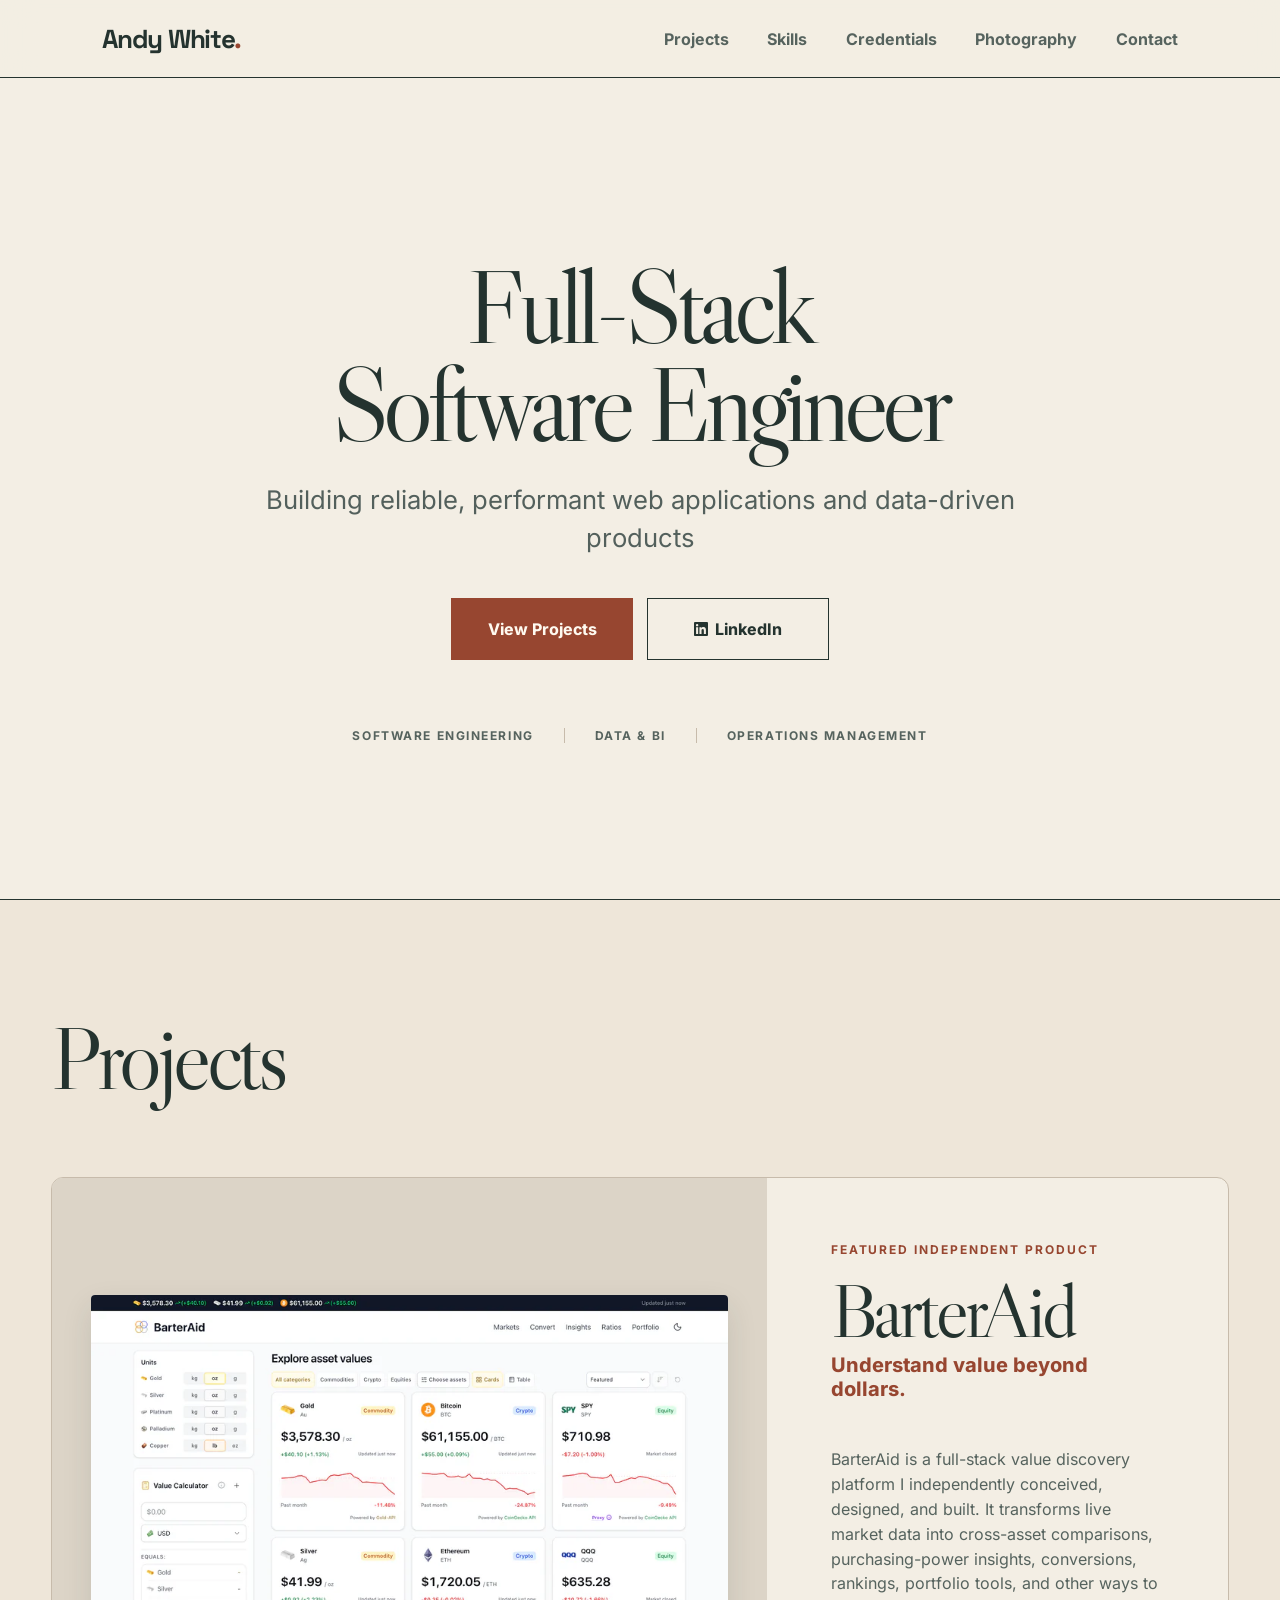
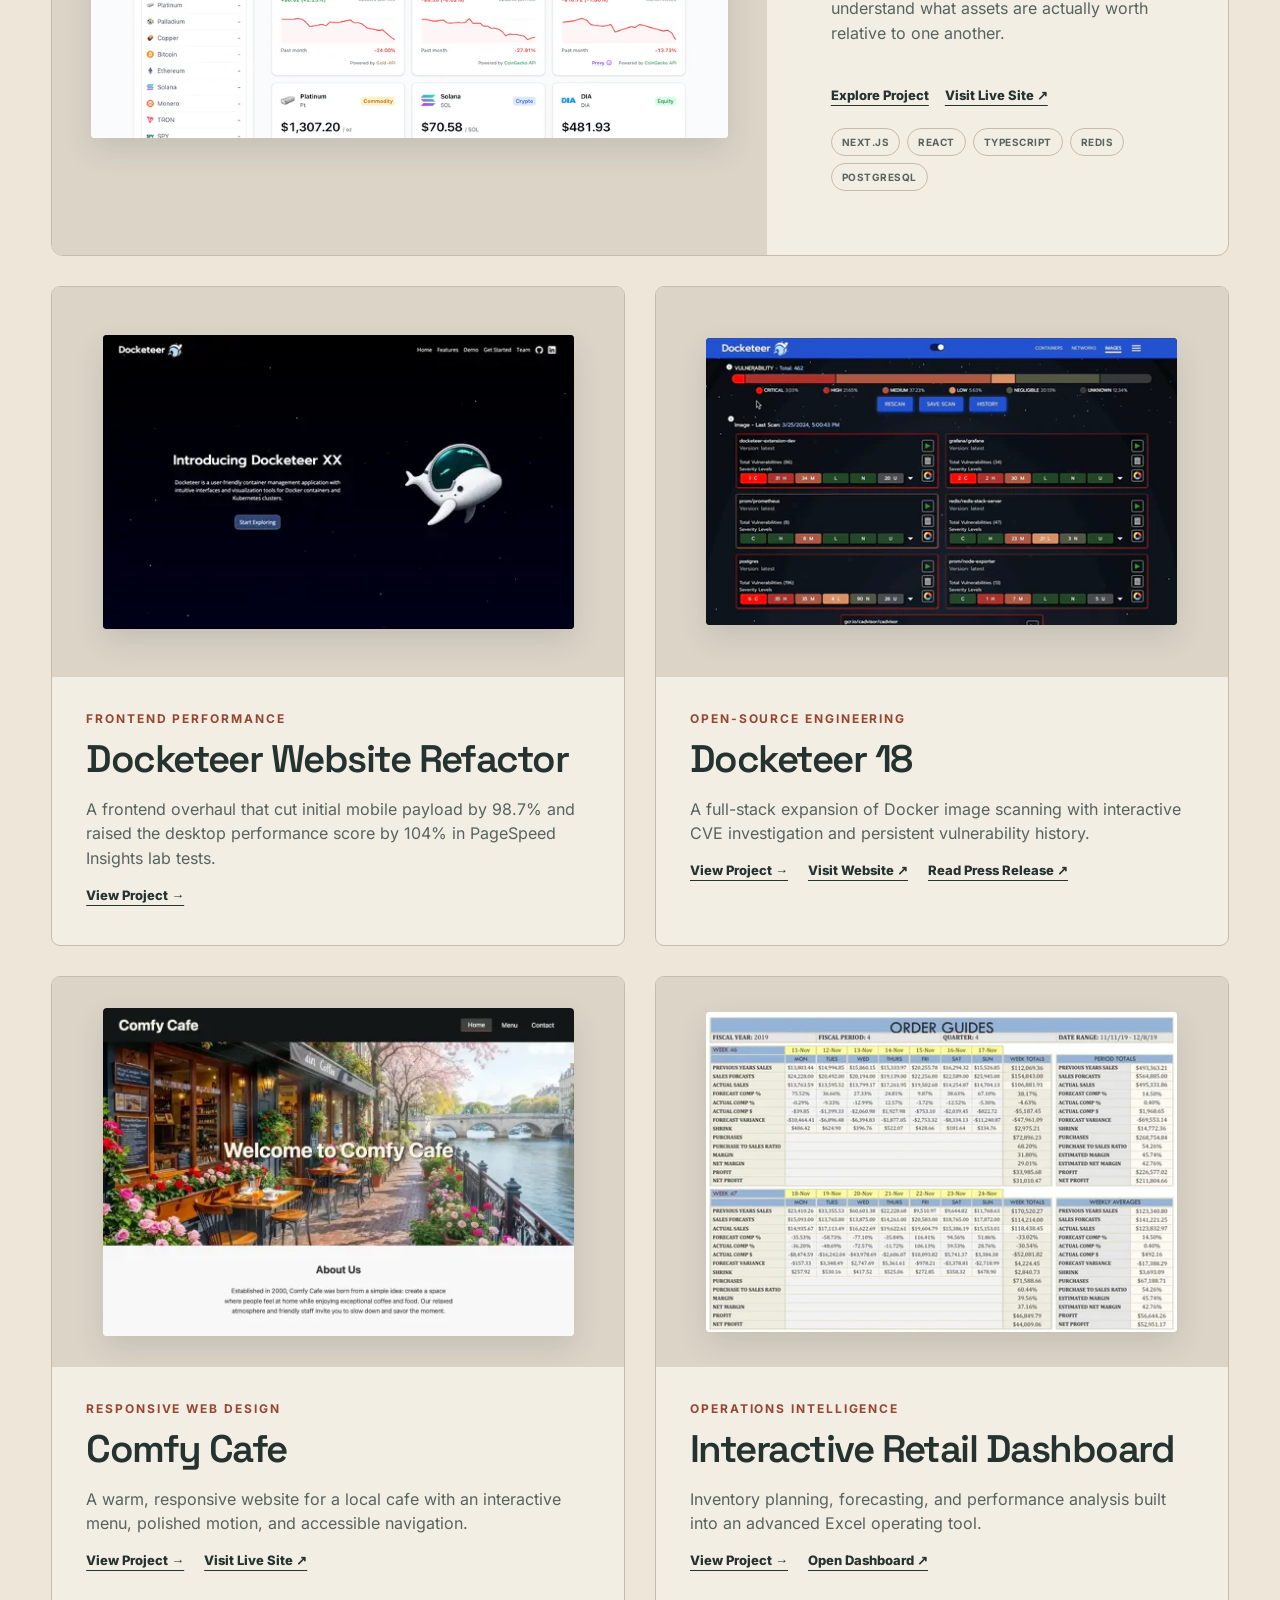
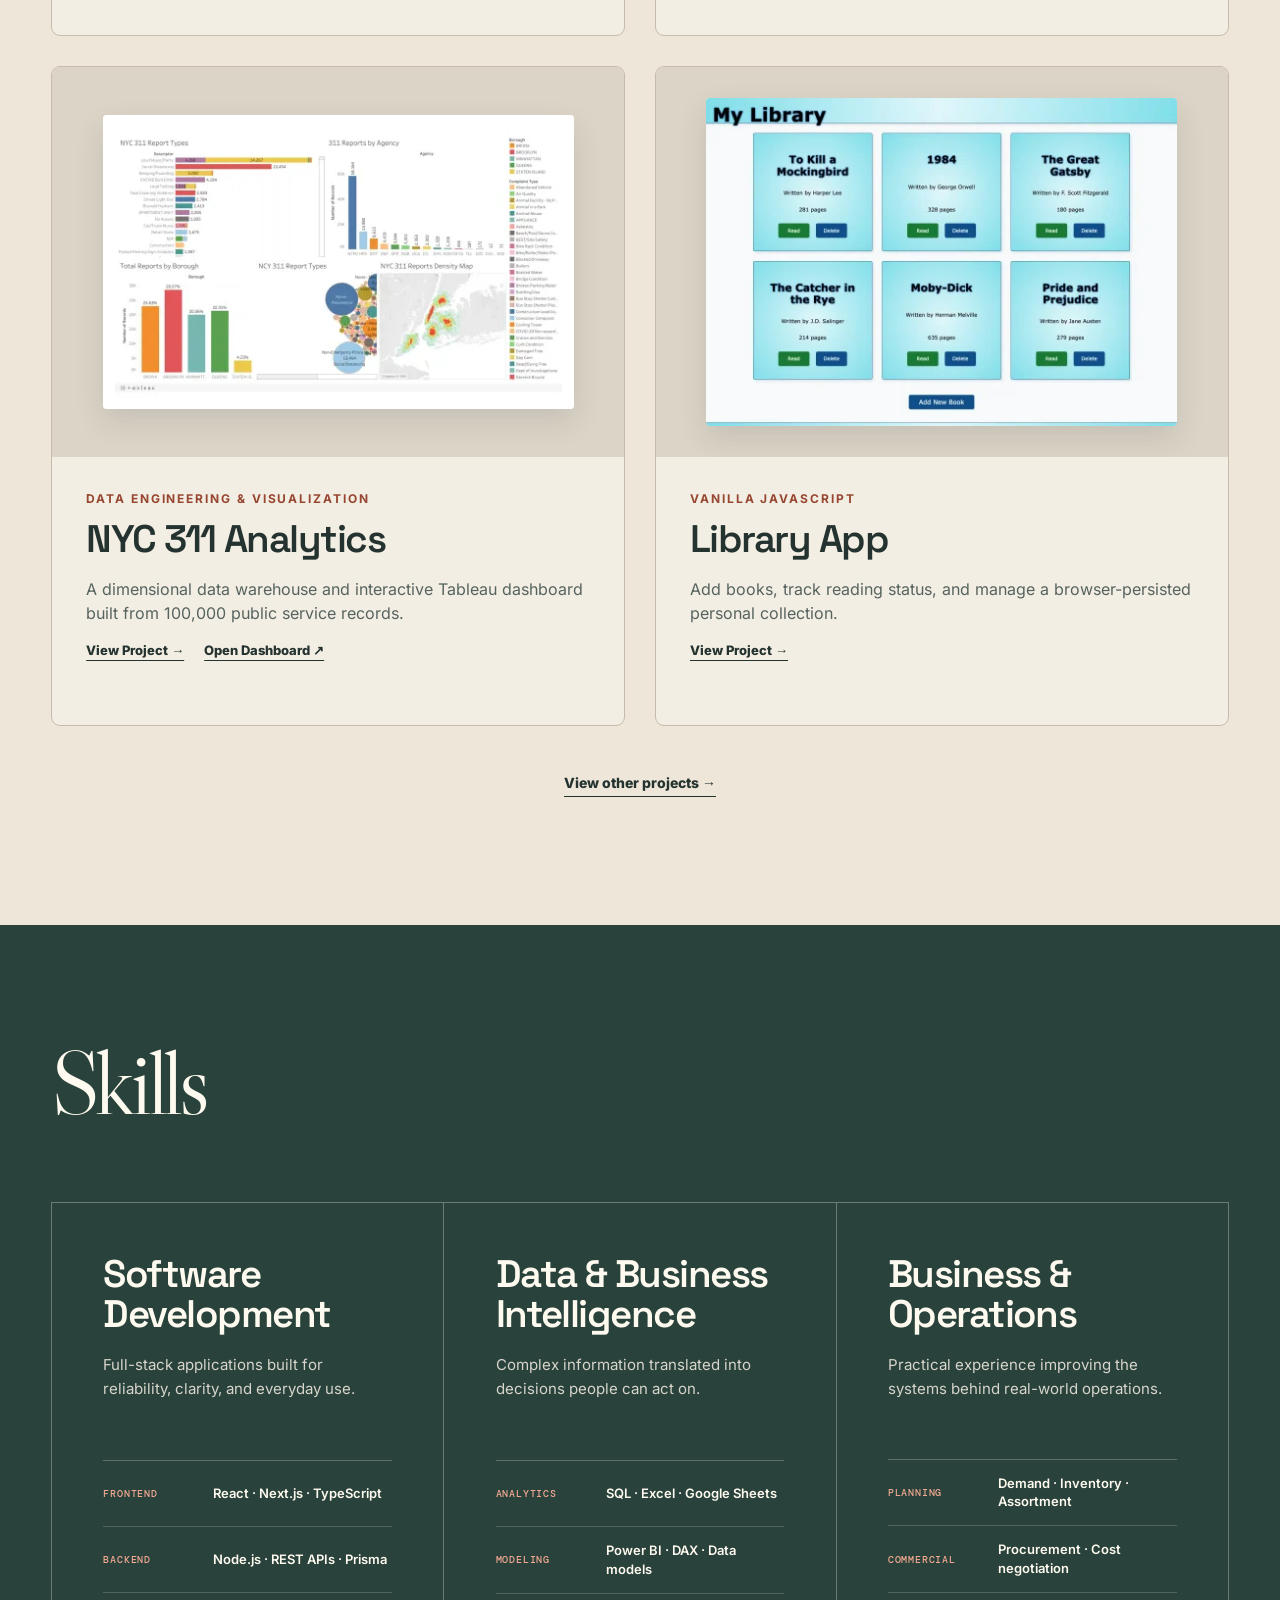
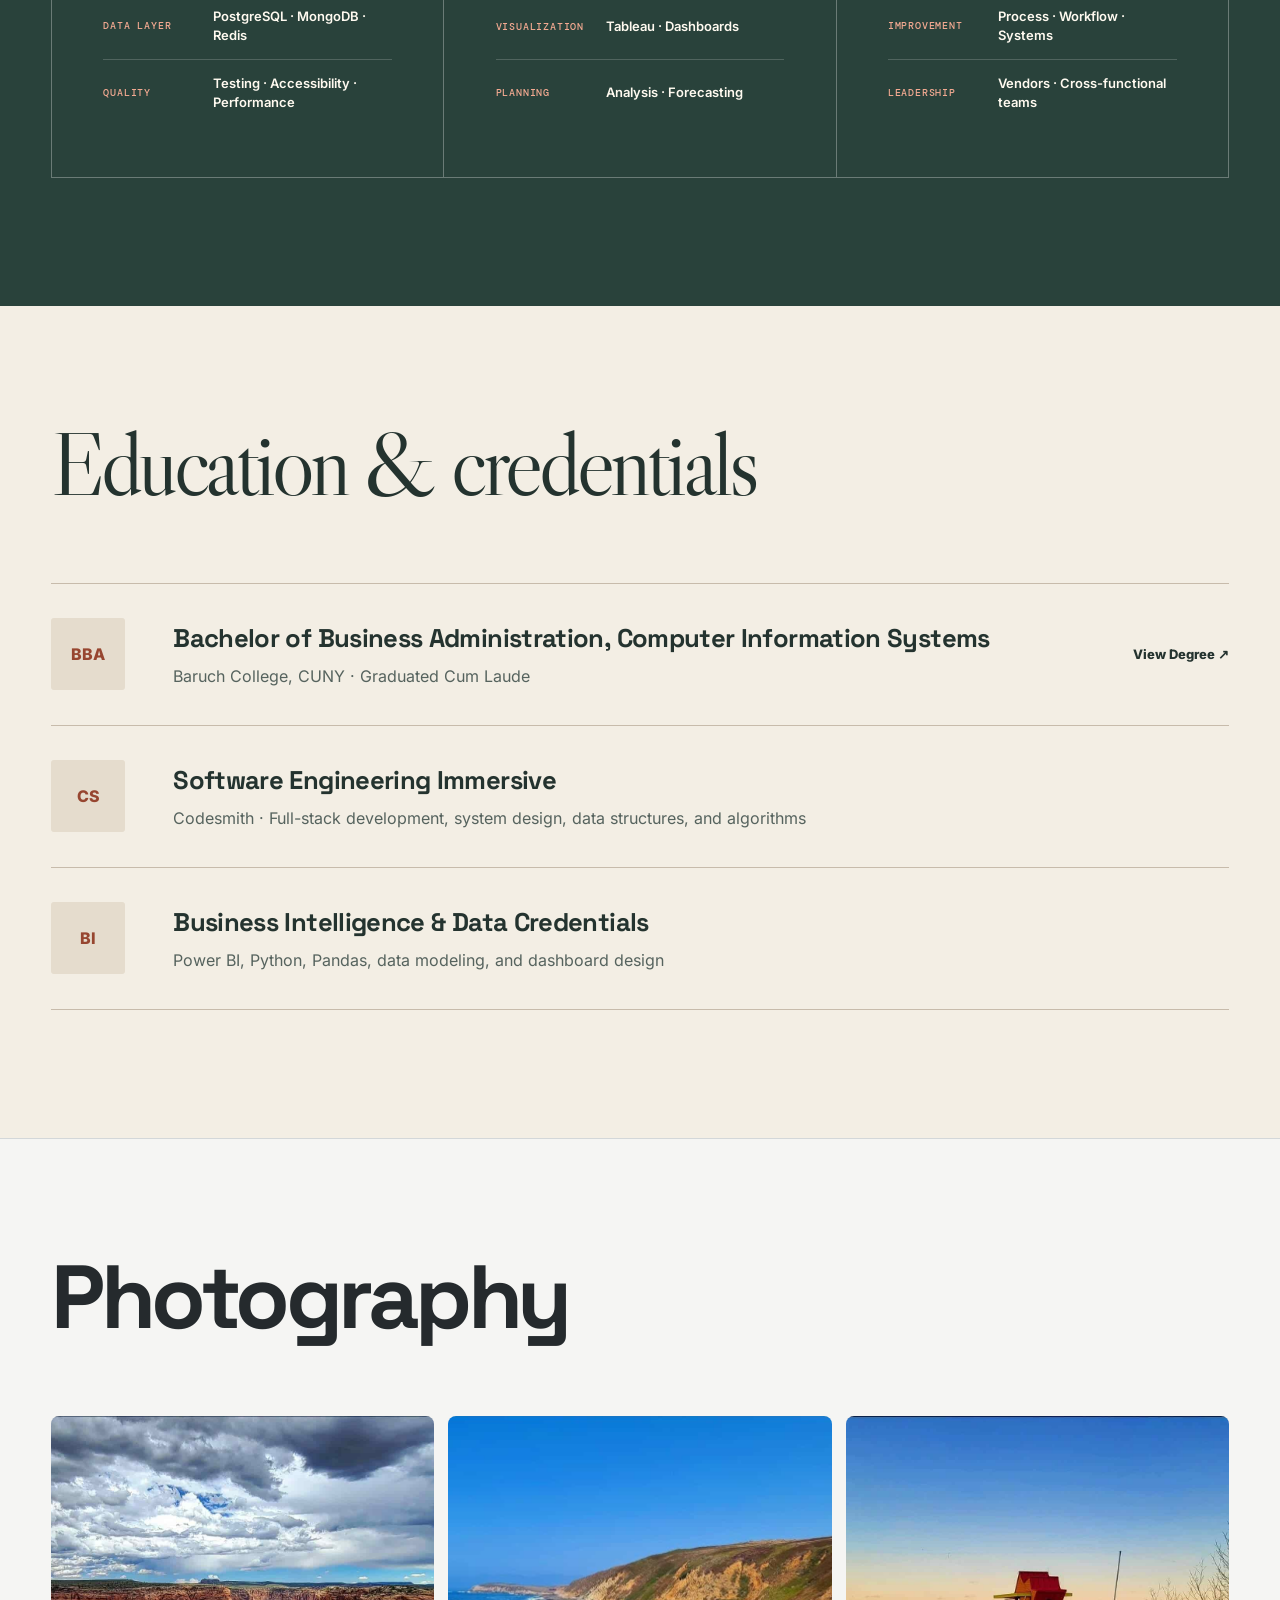
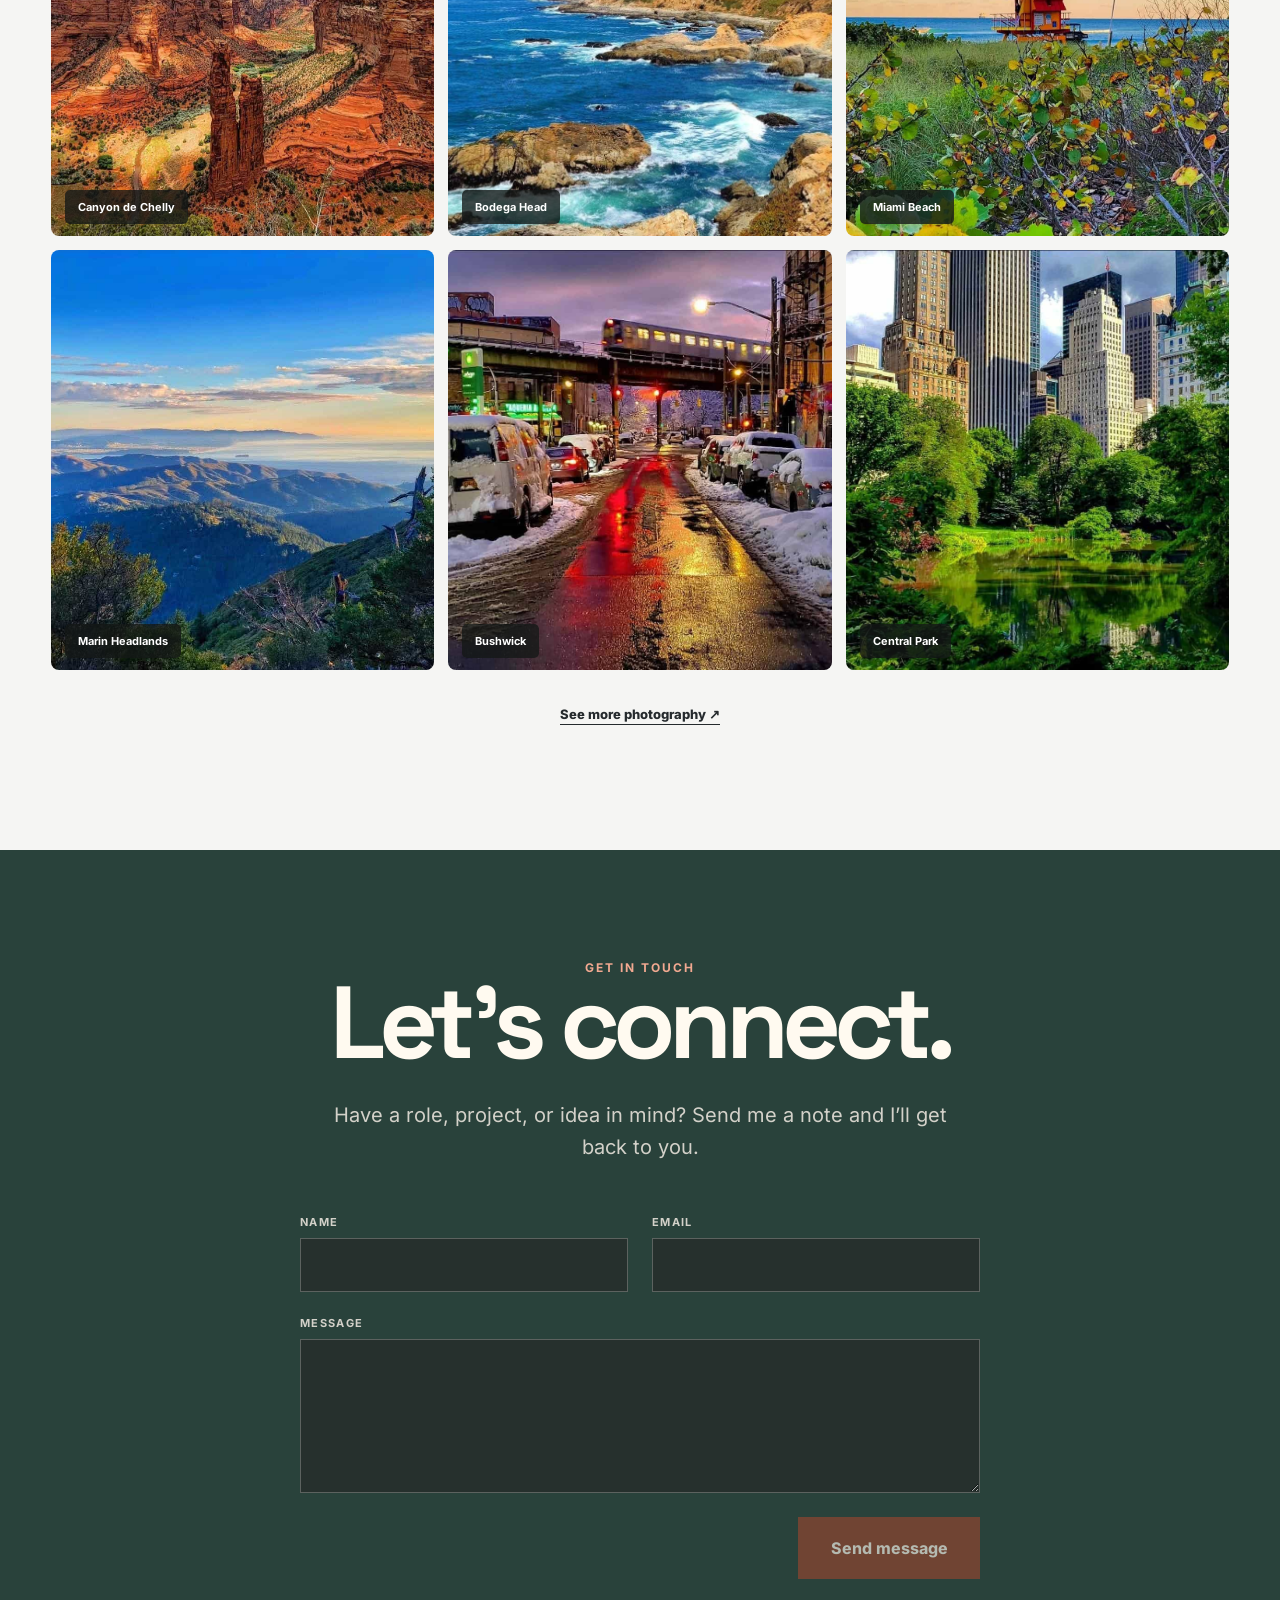
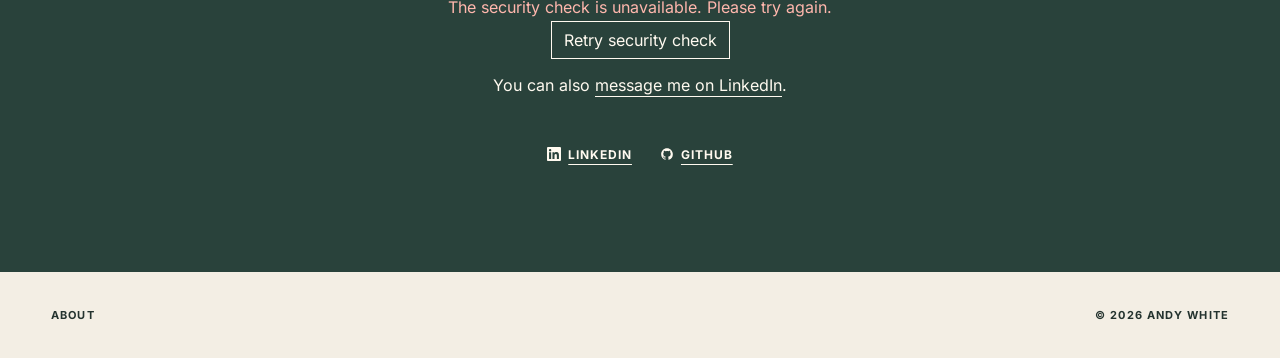
<file: index.html>
<!doctype html>
<html lang="en">
<head>
  <meta charset="utf-8">
  <meta name="viewport" content="width=device-width, initial-scale=1">
  <title>Andy White | Full-Stack Software Engineer</title>
  <meta name="description" content="Full-stack software engineering, data analysis, business intelligence, and operations projects by Andy White.">
  <meta name="author" content="Andy White">
  <meta name="theme-color" content="#f3eee4">
  <link rel="canonical" href="https://andywhite.cv/">
  <meta property="og:type" content="website">
  <meta property="og:site_name" content="Andy White">
  <meta property="og:title" content="Andy White | Full-Stack Software Engineer">
  <meta property="og:description" content="Reliable, performant web applications and data-driven products by Andy White.">
  <meta property="og:url" content="https://andywhite.cv/">
  <meta property="og:image" content="https://andywhite.cv/assets/social/portfolio-preview.png">
  <meta property="og:image:type" content="image/png">
  <meta property="og:image:width" content="1200">
  <meta property="og:image:height" content="630">
  <meta property="og:image:alt" content="Andy White, Full-Stack Software Engineer portfolio social preview">
  <meta name="twitter:card" content="summary_large_image">
  <meta name="twitter:title" content="Andy White | Full-Stack Software Engineer">
  <meta name="twitter:description" content="Reliable, performant web applications and data-driven products by Andy White.">
  <meta name="twitter:image" content="https://andywhite.cv/assets/social/portfolio-preview.png">
  <meta name="twitter:image:alt" content="Andy White, Full-Stack Software Engineer portfolio social preview">
  <script type="application/ld+json">
  {
    "@context": "https://schema.org",
    "@graph": [
      {
        "@type": "WebSite",
        "@id": "https://andywhite.cv/#website",
        "url": "https://andywhite.cv/",
        "name": "Andy White",
        "description": "Portfolio of Andy White, a full-stack software engineer with experience in data analysis, business intelligence, and operations."
      },
      {
        "@type": "Person",
        "@id": "https://andywhite.cv/#andy-white",
        "name": "Andy White",
        "url": "https://andywhite.cv/",
        "jobTitle": "Full-Stack Software Engineer",
        "description": "Full-stack software engineer with a background in business operations and data analysis.",
        "sameAs": [
          "https://www.linkedin.com/in/andywhite5/",
          "https://github.com/ComfyClicks",
          "https://www.instagram.com/ComfyClicks/"
        ]
      }
    ]
  }
  </script>
  <link rel="icon" href="assets/favicon.svg" type="image/svg+xml">
  <link rel="preload" href="assets/fonts/libre-caslon-display-latin.woff2" as="font" type="font/woff2" crossorigin>
  <link rel="stylesheet" href="portfolio.css?v=6">
  <script src="portfolio.js?v=5" defer></script>
</head>
<body>
  <a class="skip-link" href="#main-content">Skip to main content</a>
  <header class="site-header">
    <a class="wordmark" href="#top" aria-label="Andy White, home">Andy White<span>.</span></a>
    <button class="menu-button" type="button" aria-expanded="false" aria-controls="primary-navigation">Menu</button>
    <nav id="primary-navigation" aria-label="Primary navigation">
      <a href="#projects">Projects</a><a href="#skills">Skills</a><a href="#credentials">Credentials</a><a href="#photography">Photography</a><a href="#contact">Contact</a>
    </nav>
  </header>
  <script>
    // Initialize navigation before the main content can paint.
    (() => {
      const menuButton = document.querySelector('.menu-button');
      const navigation = document.querySelector('#primary-navigation');
      const header = menuButton.closest('.site-header');
      const mobileLayout = window.matchMedia('(max-width: 980px)');

      function setMenuOpen(open) {
        menuButton.setAttribute('aria-expanded', String(open));
        menuButton.textContent = open ? 'Close' : 'Menu';
        navigation.classList.toggle('open', open);
      }

      menuButton.addEventListener('click', () => setMenuOpen(!navigation.classList.contains('open')));
      header.addEventListener('keydown', (event) => {
        if (event.key !== 'Escape' || !navigation.classList.contains('open')) return;
        setMenuOpen(false);
        menuButton.focus();
      });
      header.addEventListener('focusout', (event) => {
        if (!header.contains(event.relatedTarget)) setMenuOpen(false);
      });
      navigation.addEventListener('click', (event) => {
        const link = event.target.closest('a');
        if (!link || !navigation.classList.contains('open')) return;
        const destination = document.getElementById(link.hash.slice(1));
        if (destination) {
          destination.setAttribute('tabindex', '-1');
          destination.focus({ preventScroll: true });
        }
        setMenuOpen(false);
      });
      mobileLayout.addEventListener('change', () => setMenuOpen(false));
      header.classList.add('menu-ready');
    })();
  </script>
  <main id="main-content">
    <section class="hero" id="top">
      <div class="hero-inner">
        <h1>Full-Stack<br>Software Engineer</h1>
        <p class="hero-copy">Building reliable, performant web applications and data-driven products</p>
        <div class="actions">
          <a class="button button-solid" href="#projects">View Projects</a>
          <a class="button button-outline social-link" href="https://www.linkedin.com/in/andywhite5/" target="_blank" rel="noopener noreferrer"><svg aria-hidden="true" focusable="false" viewBox="0 0 24 24"><path d="M20.45 20.45h-3.56v-5.57c0-1.33-.02-3.04-1.85-3.04-1.85 0-2.14 1.45-2.14 2.94v5.67H9.35V9h3.42v1.56h.04c.48-.9 1.64-1.85 3.37-1.85 3.6 0 4.27 2.37 4.27 5.46v6.28ZM5.34 7.43a2.06 2.06 0 1 1 0-4.13 2.06 2.06 0 0 1 0 4.13Zm1.78 13.02H3.56V9h3.56v11.45ZM22.23 0H1.77A1.75 1.75 0 0 0 0 1.73v20.54C0 23.23.79 24 1.77 24h20.45A1.76 1.76 0 0 0 24 22.27V1.73A1.76 1.76 0 0 0 22.22 0h.01Z"/></svg><span>LinkedIn</span></a>
        </div>
        <div class="hero-facts" aria-label="Professional focus"><span>Software engineering</span><span>Data &amp; BI</span><span>Operations management</span></div>
      </div>
    </section>
    <section class="projects section" id="projects">
      <div class="section-heading"><h2>Projects</h2></div>
      <article class="feature-project">
        <a class="product-visual feature-image" href="projects/barteraid.html" aria-label="Explore the BarterAid project">
          <span class="browser-frame browser-frame-feature"><span class="browser-chrome" aria-hidden="true"><i></i><i></i><i></i></span><img src="assets/projects/barteraid/markets-light-840.webp?v=20261122" srcset="assets/projects/barteraid/markets-light-480.webp?v=20261122 480w, assets/projects/barteraid/markets-light-840.webp?v=20261122 840w, assets/projects/barteraid/markets-light-1200.webp?v=20261122 1200w" sizes="(max-width: 620px) calc(100vw - 84px), (max-width: 1000px) calc(100vw - 128px), min(790px, 55vw)" width="1440" height="1000" alt="BarterAid redesigned market dashboard with live commodity, cryptocurrency, and equity prices" loading="lazy"></span>
        </a>
        <div class="feature-copy">
          <p class="eyebrow">Featured independent product</p>
          <h3>BarterAid</h3>
          <p class="project-tagline">Understand value beyond dollars.</p>
          <p>BarterAid is a full-stack value discovery platform I independently conceived, designed, and built. It transforms live market data into cross-asset comparisons, purchasing-power insights, conversions, rankings, portfolio tools, and other ways to understand what assets are actually worth relative to one another.</p>
          <div class="text-links"><a href="projects/barteraid.html">Explore Project</a><a href="https://barteraid.com/" target="_blank" rel="noopener noreferrer">Visit Live Site ↗</a></div>
          <div class="tags" aria-label="BarterAid technologies"><span>Next.js</span><span>React</span><span>TypeScript</span><span>Redis</span><span>PostgreSQL</span></div>
        </div>
      </article>
      <div class="project-grid">
        <article class="project-card">
          <a class="product-visual" href="projects/docketeer-website.html" aria-label="Explore the Docketeer website refactor"><span class="browser-frame browser-frame-dark"><span class="browser-chrome" aria-hidden="true"><i></i><i></i><i></i></span><img src="assets/projects/docketeer-website/desktop-hero-840.webp" srcset="assets/projects/docketeer-website/desktop-hero-480.webp 480w, assets/projects/docketeer-website/desktop-hero-840.webp 840w, assets/projects/docketeer-website/desktop-hero-1200.webp 1200w" sizes="(max-width: 620px) calc(100vw - 82px), (max-width: 980px) calc(85vw - 60px), min(595px, calc(42vw - 72px))" width="1440" height="900" alt="Docketeer website hero with a whale mascot against a star field" loading="lazy"></span></a>
          <div class="project-card-copy"><p class="eyebrow">Frontend performance</p><h3>Docketeer Website Refactor</h3><p>A frontend overhaul that cut initial mobile payload by 98.7% and raised the desktop performance score by 104% in PageSpeed Insights lab tests.</p><div class="card-links"><a class="inline-link" href="projects/docketeer-website.html">View Project →</a></div></div>
        </article>
        <article class="project-card">
          <a class="product-visual" href="projects/docketeer.html" aria-label="Explore the Docketeer 18 project"><span class="browser-frame browser-frame-dark"><span class="browser-chrome" aria-hidden="true"><i></i><i></i><i></i></span><img src="assets/projects/docketeer/vulnerability-overview-840.webp" srcset="assets/projects/docketeer/vulnerability-overview-480.webp 480w, assets/projects/docketeer/vulnerability-overview-840.webp 840w, assets/projects/docketeer/vulnerability-overview-1200.webp 1200w" sizes="(max-width: 620px) calc(100vw - 82px), (max-width: 980px) calc(85vw - 60px), min(595px, calc(42vw - 72px))" width="1456" height="888" alt="Docketeer 18 image vulnerability dashboard" loading="lazy"></span></a>
          <div class="project-card-copy"><p class="eyebrow">Open-source engineering</p><h3>Docketeer 18</h3><p>A full-stack expansion of Docker image scanning with interactive CVE investigation and persistent vulnerability history.</p><div class="card-links"><a class="inline-link" href="projects/docketeer.html">View Project →</a><a class="inline-link" href="https://docketeer.io" target="_blank" rel="noopener noreferrer">Visit Website ↗</a><a class="inline-link" href="https://medium.com/@docketeer/announcing-docketeer-18-0-a-whale-of-an-improvement-67282fbbbe61" target="_blank" rel="noopener noreferrer">Read Press Release ↗</a></div></div>
        </article>
        <article class="project-card">
          <a class="product-visual" href="projects/comfy-cafe.html"><span class="browser-frame"><span class="browser-chrome" aria-hidden="true"><i></i><i></i><i></i></span><img src="assets/projects/comfy-cafe/home-840.webp" srcset="assets/projects/comfy-cafe/home-480.webp 480w, assets/projects/comfy-cafe/home-840.webp 840w, assets/projects/comfy-cafe/home.webp 1440w" sizes="(max-width: 620px) calc(100vw - 82px), (max-width: 980px) calc(85vw - 60px), min(595px, calc(42vw - 72px))" width="1440" height="1000" alt="Comfy Cafe homepage with a warm cafe interior" loading="lazy"></span></a>
          <div class="project-card-copy"><p class="eyebrow">Responsive web design</p><h3>Comfy Cafe</h3><p>A warm, responsive website for a local cafe with an interactive menu, polished motion, and accessible navigation.</p><div class="card-links"><a class="inline-link" href="projects/comfy-cafe.html">View Project →</a><a class="inline-link" href="https://www.andywhite.cv/Comfy-Cafe/" target="_blank" rel="noopener noreferrer">Visit Live Site ↗</a></div></div>
        </article>
        <article class="project-card">
          <a class="product-visual" href="projects/retail-dashboard.html"><span class="browser-frame"><span class="browser-chrome" aria-hidden="true"><i></i><i></i><i></i></span><img src="assets/projects/retail-dashboard/overview-840.webp" srcset="assets/projects/retail-dashboard/overview-480.webp 480w, assets/projects/retail-dashboard/overview-840.webp 840w, assets/projects/retail-dashboard/overview-929.webp 929w" sizes="(max-width: 620px) calc(100vw - 82px), (max-width: 980px) calc(85vw - 60px), min(595px, calc(42vw - 72px))" width="929" height="630" alt="Retail order guide and inventory dashboard" loading="lazy"></span></a>
          <div class="project-card-copy"><p class="eyebrow">Operations intelligence</p><h3>Interactive Retail Dashboard</h3><p>Inventory planning, forecasting, and performance analysis built into an advanced Excel operating tool.</p><div class="card-links"><a class="inline-link" href="projects/retail-dashboard.html">View Project →</a><a class="inline-link" href="https://1drv.ms/x/c/ea506d5d292bc7fd/IQTTc9SDa4RPRKcrD3a8gt_5AYcir9dTVObp_t3yBQQrzck?em=2" target="_blank" rel="noopener noreferrer">Open Dashboard ↗</a></div></div>
        </article>
        <article class="project-card">
          <a class="product-visual" href="projects/tableau.html"><span class="browser-frame"><span class="browser-chrome" aria-hidden="true"><i></i><i></i><i></i></span><img src="assets/projects/tableau/dashboard-840.webp" srcset="assets/projects/tableau/dashboard-480.webp 480w, assets/projects/tableau/dashboard-840.webp 840w, assets/projects/tableau/dashboard.webp 1600w" sizes="(max-width: 620px) calc(100vw - 82px), (max-width: 980px) calc(85vw - 60px), min(595px, calc(42vw - 72px))" width="1600" height="1000" alt="Tableau dashboard visualizing New York City 311 data" loading="lazy"></span></a>
          <div class="project-card-copy"><p class="eyebrow">Data engineering &amp; visualization</p><h3>NYC 311 Analytics</h3><p>A dimensional data warehouse and interactive Tableau dashboard built from 100,000 public service records.</p><div class="card-links"><a class="inline-link" href="projects/tableau.html">View Project →</a><a class="inline-link" href="https://public.tableau.com/app/profile/andywhite/viz/CIS4400Group7Tableau/Dashboard" target="_blank" rel="noopener noreferrer">Open Dashboard ↗</a></div></div>
        </article>
        <article class="project-card">
          <a class="product-visual" href="projects/library-app.html"><span class="browser-frame"><span class="browser-chrome" aria-hidden="true"><i></i><i></i><i></i></span><img
            src="assets/projects/library-app/home-840.webp"
            srcset="assets/projects/library-app/home-480.webp 480w, assets/projects/library-app/home-840.webp 840w, assets/projects/library-app/home-1200.webp 1200w"
            sizes="(max-width: 620px) calc(100vw - 82px), (max-width: 980px) calc(85vw - 60px), min(595px, calc(42vw - 72px))"
            width="1440" height="1000" alt="Personal library application" loading="lazy"></span></a>
          <div class="project-card-copy"><p class="eyebrow">Vanilla JavaScript</p><h3>Library App</h3><p>Add books, track reading status, and manage a browser-persisted personal collection.</p><div class="card-links"><a class="inline-link" href="projects/library-app.html">View Project →</a></div></div>
        </article>
      </div>
      <a class="project-archive-link" href="projects/">View other projects →</a>
    </section>
    <section class="skills section" id="skills">
      <div class="section-heading"><h2>Skills</h2></div>
      <div class="skill-grid">
        <article><h3>Software Development</h3><p class="skill-summary">Full-stack applications built for reliability, clarity, and everyday use.</p><dl class="capability-list"><div><dt>Frontend</dt><dd>React · Next.js · TypeScript</dd></div><div><dt>Backend</dt><dd>Node.js · REST APIs · Prisma</dd></div><div><dt>Data layer</dt><dd>PostgreSQL · MongoDB · Redis</dd></div><div><dt>Quality</dt><dd>Testing · Accessibility · Performance</dd></div></dl></article>
        <article><h3>Data &amp; Business Intelligence</h3><p class="skill-summary">Complex information translated into decisions people can act on.</p><dl class="capability-list"><div><dt>Analytics</dt><dd>SQL · Excel · Google Sheets</dd></div><div><dt>Modeling</dt><dd>Power BI · DAX · Data models</dd></div><div><dt>Visualization</dt><dd>Tableau · Dashboards</dd></div><div><dt>Planning</dt><dd>Analysis · Forecasting</dd></div></dl></article>
        <article><h3>Business &amp; Operations</h3><p class="skill-summary">Practical experience improving the systems behind real-world operations.</p><dl class="capability-list"><div><dt>Planning</dt><dd>Demand · Inventory · Assortment</dd></div><div><dt>Commercial</dt><dd>Procurement · Cost negotiation</dd></div><div><dt>Improvement</dt><dd>Process · Workflow · Systems</dd></div><div><dt>Leadership</dt><dd>Vendors · Cross-functional teams</dd></div></dl></article>
      </div>
    </section>
    <section class="credentials section" id="credentials">
      <div class="section-heading"><h2>Education &amp; credentials</h2></div>
      <div class="credential-list">
        <article><div class="credential-mark">BBA</div><div><h3>Bachelor of Business Administration, Computer Information Systems</h3><p>Baruch College, CUNY · Graduated Cum Laude</p></div><a href="https://www.parchment.com/u/award/a4473c1ff28fa8b5ebdd582a8330807a" target="_blank" rel="noopener noreferrer">View Degree ↗</a></article>
        <article><div class="credential-mark">CS</div><div><h3>Software Engineering Immersive</h3><p>Codesmith · Full-stack development, system design, data structures, and algorithms</p></div></article>
        <article><div class="credential-mark">BI</div><div><h3>Business Intelligence &amp; Data Credentials</h3><p>Power BI, Python, Pandas, data modeling, and dashboard design</p></div></article>
      </div>
    </section>
    <section class="photography section" id="photography">
      <div class="section-heading photo-heading"><h2>Photography</h2></div>
      <div class="photo-grid">
        <figure><img src="assets/instagram/Canyon-de-Chelly.jpg" width="1079" height="1080" alt="Canyon de Chelly under dramatic clouds" loading="lazy"><figcaption>Canyon de Chelly</figcaption></figure>
        <figure><img src="assets/instagram/Bodega-Head.jpg" width="1079" height="848" alt="Rocky coastline at Bodega Head" loading="lazy"><figcaption>Bodega Head</figcaption></figure>
        <figure><img src="assets/instagram/Miami-Beach.jpg" width="1079" height="1076" alt="Colorful lifeguard tower at Miami Beach" loading="lazy"><figcaption>Miami Beach</figcaption></figure>
        <figure><img src="assets/instagram/Marin-Headlands.jpg" width="1079" height="817" alt="Mountain view from the Marin Headlands" loading="lazy"><figcaption>Marin Headlands</figcaption></figure>
        <figure><img src="assets/instagram/Bushwick.jpg" width="1079" height="911" alt="Snowy city street in Bushwick" loading="lazy"><figcaption>Bushwick</figcaption></figure>
        <figure><img src="assets/instagram/Central-Park.jpg" width="1079" height="973" alt="Central Park and Manhattan skyline" loading="lazy"><figcaption>Central Park</figcaption></figure>
      </div>
      <a class="photo-link" href="https://instagram.com/ComfyClicks" target="_blank" rel="noopener noreferrer">See more photography ↗</a>
    </section>
    <section class="closer" id="contact">
      <div class="contact-intro"><p class="eyebrow">Get in touch</p><h2>Let’s connect.</h2><p>Have a role, project, or idea in mind? Send me a note and I’ll get back to you.</p></div>
      <form class="contact-form" id="contact-form" action="/api/contact" method="post">
        <div class="contact-fields">
          <label><span>Name</span><input type="text" name="name" autocomplete="name" maxlength="100" required></label>
          <label><span>Email</span><input type="email" name="email" autocomplete="email" maxlength="254" required></label>
          <label class="contact-message"><span>Message</span><textarea name="message" rows="6" maxlength="5000" required></textarea></label>
        </div>
        <label class="contact-honeypot" aria-hidden="true">Company website<input type="url" name="website" tabindex="-1" autocomplete="off"></label>
        <div class="contact-submit">
          <div class="cf-turnstile" data-sitekey="0x4AAAAAAE0Ggj4gbh1R_qEI" data-action="contact" data-theme="dark"></div>
          <button class="button button-solid" type="submit" disabled>Send message</button>
        </div>
        <p class="contact-status" id="contact-status" role="status"></p>
        <p class="contact-status" id="security-status" role="status" tabindex="-1"></p>
        <div class="contact-recovery" id="contact-recovery" hidden>
          <button type="button" id="retry-security">Retry security check</button>
          <p>You can also <a href="https://www.linkedin.com/in/andywhite5/">message me on LinkedIn</a>.</p>
        </div>
        <noscript><p>Enable JavaScript to use this form, or <a href="https://www.linkedin.com/in/andywhite5/">message me on LinkedIn</a>.</p></noscript>
      </form>
      <div class="contact-links"><a class="social-link" href="https://www.linkedin.com/in/andywhite5/" target="_blank" rel="noopener noreferrer"><svg aria-hidden="true" focusable="false" viewBox="0 0 24 24"><path d="M20.45 20.45h-3.56v-5.57c0-1.33-.02-3.04-1.85-3.04-1.85 0-2.14 1.45-2.14 2.94v5.67H9.35V9h3.42v1.56h.04c.48-.9 1.64-1.85 3.37-1.85 3.6 0 4.27 2.37 4.27 5.46v6.28ZM5.34 7.43a2.06 2.06 0 1 1 0-4.13 2.06 2.06 0 0 1 0 4.13Zm1.78 13.02H3.56V9h3.56v11.45ZM22.23 0H1.77A1.75 1.75 0 0 0 0 1.73v20.54C0 23.23.79 24 1.77 24h20.45A1.76 1.76 0 0 0 24 22.27V1.73A1.76 1.76 0 0 0 22.22 0h.01Z"/></svg><span>LinkedIn</span></a><a class="social-link" href="https://github.com/comfyclicks" target="_blank" rel="noopener noreferrer"><svg aria-hidden="true" focusable="false" viewBox="0 0 24 24"><path fill-rule="evenodd" d="M12 2C6.48 2 2 6.58 2 12.23c0 4.52 2.87 8.35 6.84 9.71.5.1.68-.22.68-.49 0-.24-.01-1.05-.01-1.91-2.78.62-3.37-1.2-3.37-1.2-.45-1.18-1.11-1.49-1.11-1.49-.91-.64.07-.62.07-.62 1 .07 1.53 1.05 1.53 1.05.89 1.56 2.34 1.11 2.91.85.09-.66.35-1.11.63-1.37-2.22-.26-4.56-1.14-4.56-5.06 0-1.12.39-2.03 1.03-2.75-.1-.26-.45-1.3.1-2.71 0 0 .84-.28 2.75 1.05A9.37 9.37 0 0 1 12 6.95c.85 0 1.7.12 2.5.34 1.91-1.33 2.75-1.05 2.75-1.05.55 1.41.2 2.45.1 2.71.64.72 1.03 1.63 1.03 2.75 0 3.93-2.35 4.8-4.58 5.05.36.32.68.94.68 1.9 0 1.37-.01 2.47-.01 2.81 0 .27.18.59.69.49A10.25 10.25 0 0 0 22 12.23C22 6.58 17.52 2 12 2Z" clip-rule="evenodd"/></svg><span>GitHub</span></a></div>
    </section>
  </main>
  <footer><a href="about.html">About</a><span>© 2026 Andy White</span></footer>
</body>
</html>
</file>
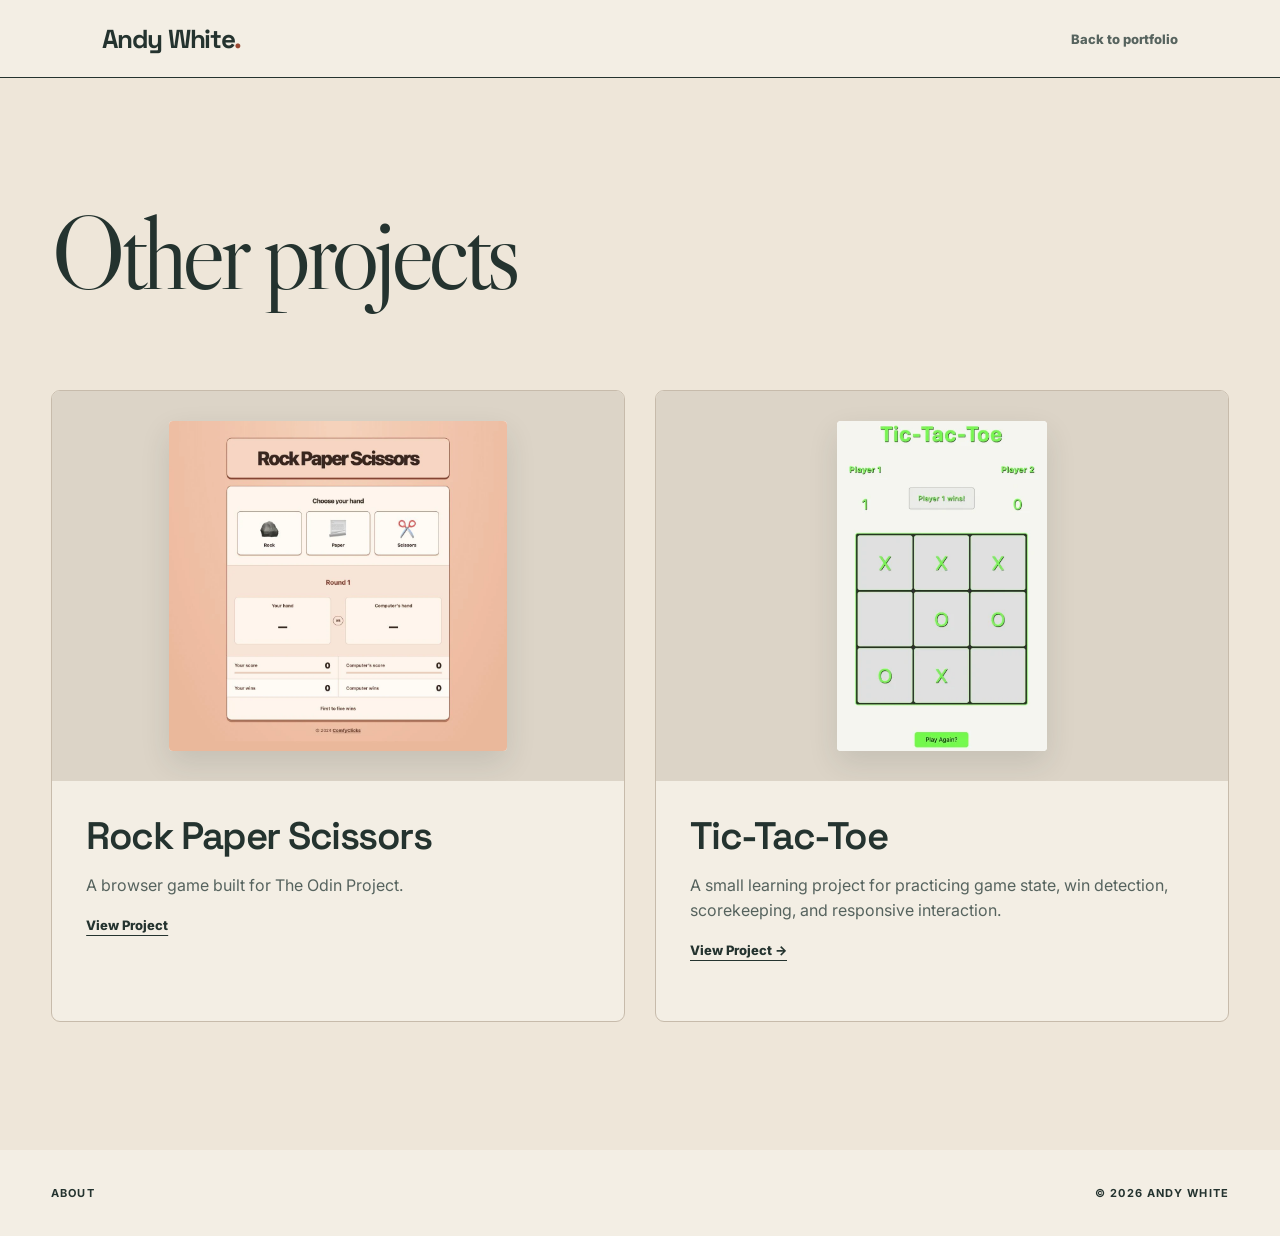
<file: projects/index.html>
<!doctype html>
<html lang="en">
<head>
  <meta charset="utf-8">
  <meta name="viewport" content="width=device-width, initial-scale=1">
  <title>Other Projects | Andy White</title>
  <meta name="description" content="Additional software projects by Andy White.">
  <meta name="theme-color" content="#f3eee4">
  <link rel="canonical" href="https://andywhite.cv/projects/">
  <meta property="og:type" content="website">
  <meta property="og:site_name" content="Andy White">
  <meta property="og:title" content="Other Projects | Andy White">
  <meta property="og:description" content="Additional software projects by Andy White.">
  <meta property="og:url" content="https://andywhite.cv/projects/">
  <meta property="og:image" content="https://andywhite.cv/assets/social/portfolio-preview.png">
  <meta property="og:image:width" content="1200">
  <meta property="og:image:height" content="630">
  <meta property="og:image:alt" content="Andy White software engineering portfolio preview">
  <meta name="twitter:card" content="summary_large_image">
  <meta name="twitter:title" content="Other Projects | Andy White">
  <meta name="twitter:description" content="Additional software projects by Andy White.">
  <meta name="twitter:image" content="https://andywhite.cv/assets/social/portfolio-preview.png">
  <meta name="twitter:image:alt" content="Andy White software engineering portfolio preview">
  <link rel="icon" href="../assets/favicon.svg" type="image/svg+xml">
  <link rel="preconnect" href="https://fonts.googleapis.com">
  <link rel="preconnect" href="https://fonts.gstatic.com" crossorigin>
  <link href="https://fonts.googleapis.com/css2?family=Inter:wght@400;600;700;800&amp;family=Libre+Caslon+Display&amp;family=Space+Grotesk:wght@600;700&amp;display=swap" rel="stylesheet">
  <link rel="stylesheet" href="other-projects.css?v=5">
</head>
<body>
  <a class="skip-link" href="#main-content">Skip to main content</a>
  <header class="site-header"><a class="wordmark" href="../">Andy White<span>.</span></a><a class="back-link" href="../#projects">Back to portfolio</a></header>
  <main id="main-content" class="archive-page">
    <div class="archive-heading"><h1>Other projects</h1></div>
    <section class="project-grid" aria-label="Additional projects">
      <article class="project-card">
        <a class="product-visual" href="rock-paper-scissors.html"><span class="browser-frame browser-frame-portrait"><img src="../assets/projects/rock-paper-scissors/new-game.webp" width="1066" height="1040" alt="Rock Paper Scissors game before the first move"></span></a>
        <div class="project-copy"><h2>Rock Paper Scissors</h2><p>A browser game built for The Odin Project.</p><a class="inline-link" href="rock-paper-scissors.html">View Project</a></div>
      </article>
      <article class="project-card">
        <a class="product-visual" href="tic-tac-toe.html"><span class="browser-frame browser-frame-portrait"><span class="browser-chrome" aria-hidden="true"><i></i><i></i><i></i></span><img
          src="../assets/projects/tic-tac-toe/game-640.webp"
          srcset="../assets/projects/tic-tac-toe/game-400.webp 400w, ../assets/projects/tic-tac-toe/game-640.webp 640w, ../assets/projects/tic-tac-toe/game-944.webp 818w"
          sizes="210px"
          width="818" height="1288" alt="Tic-Tac-Toe game showing Player 1 winning a round"></span></a>
        <div class="project-copy"><h2>Tic-Tac-Toe</h2><p>A small learning project for practicing game state, win detection, scorekeeping, and responsive interaction.</p><a class="inline-link" href="tic-tac-toe.html">View Project →</a></div>
      </article>
    </section>
  </main>
  <footer><a href="../about.html">About</a><span>© 2026 Andy White</span></footer>
</body>
</html>
</file>
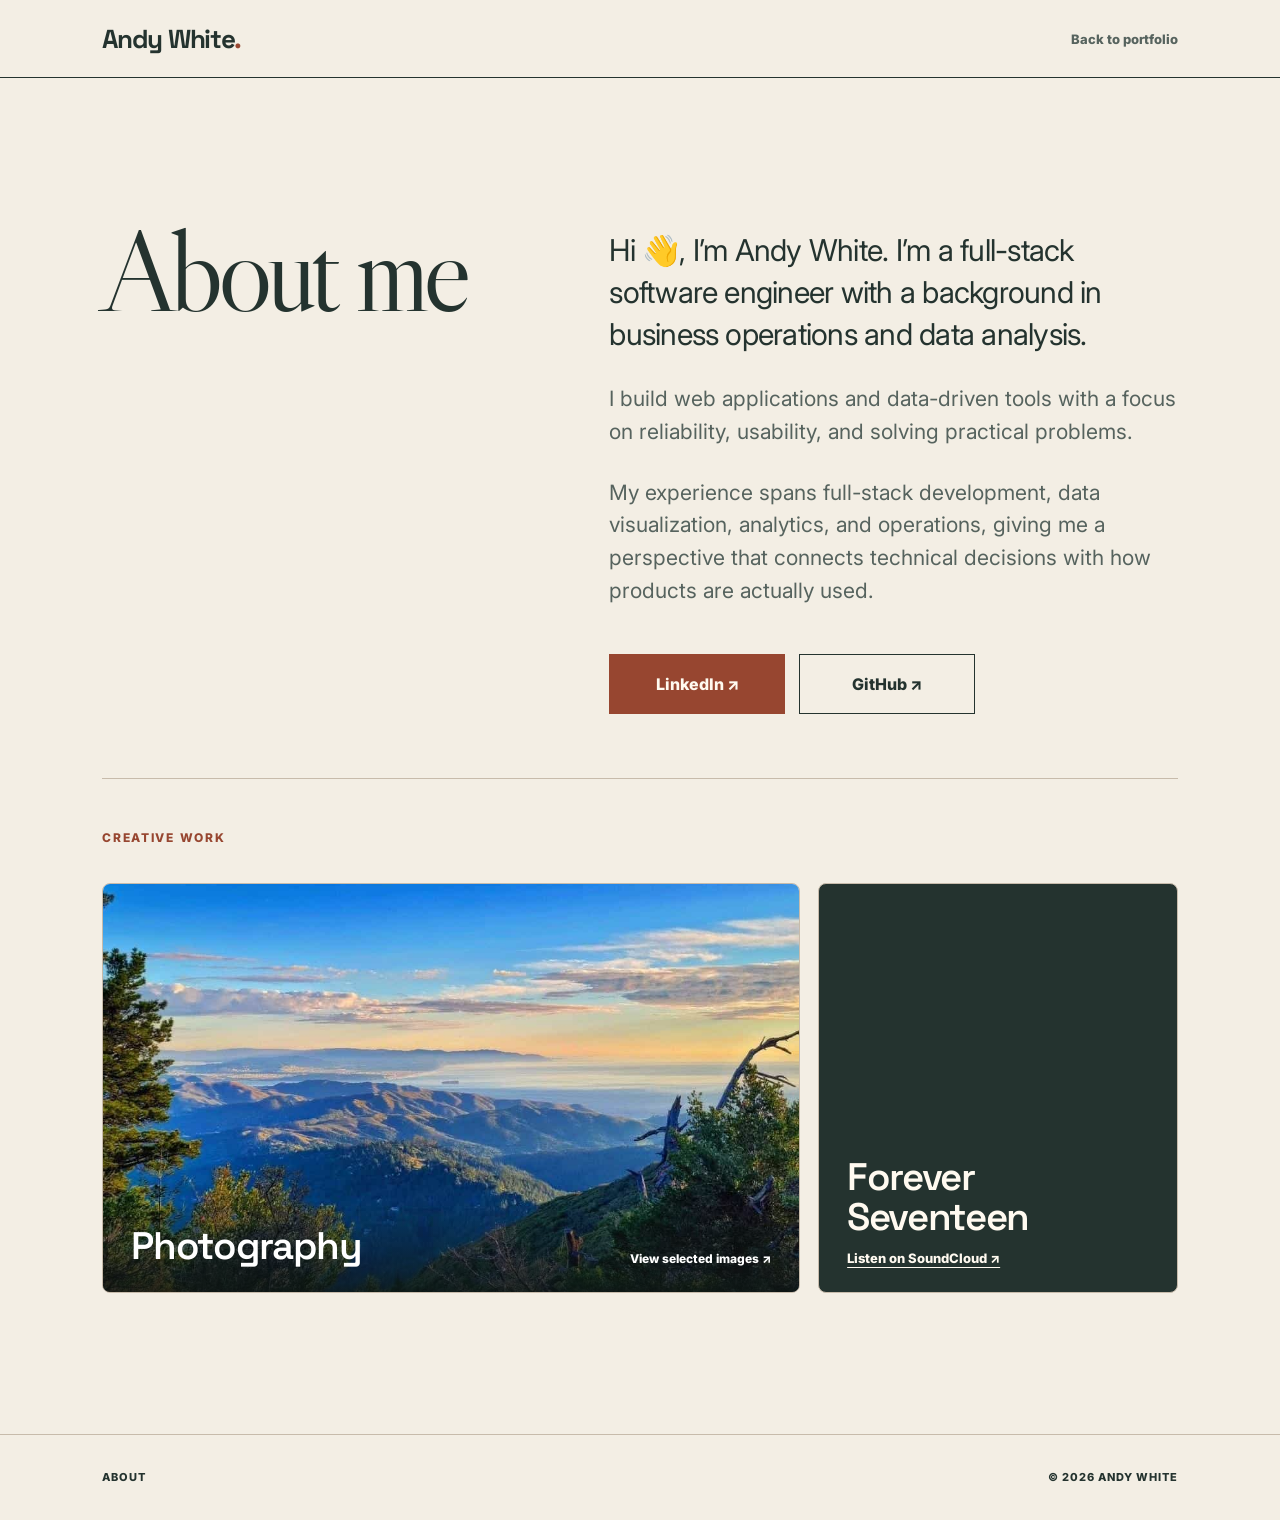
<file: about.html>
<!doctype html>
<html lang="en">
<head>
  <meta charset="utf-8">
  <meta name="viewport" content="width=device-width, initial-scale=1">
  <title>About Andy White</title>
  <meta name="description" content="About Andy White, a full-stack software engineer with a background in business operations and data analysis.">
  <meta name="theme-color" content="#f3eee4">
  <link rel="canonical" href="https://andywhite.cv/about.html">
  <meta property="og:type" content="profile">
  <meta property="og:site_name" content="Andy White">
  <meta property="og:title" content="About Andy White">
  <meta property="og:description" content="Full-stack software engineer with a background in business operations and data analysis.">
  <meta property="og:url" content="https://andywhite.cv/about.html">
  <meta property="og:image" content="https://andywhite.cv/assets/social/portfolio-preview.png">
  <meta property="og:image:width" content="1200">
  <meta property="og:image:height" content="630">
  <meta property="og:image:alt" content="Andy White, Full-Stack Software Engineer portfolio preview">
  <meta name="twitter:card" content="summary_large_image">
  <meta name="twitter:title" content="About Andy White">
  <meta name="twitter:description" content="Full-stack software engineer with a background in business operations and data analysis.">
  <meta name="twitter:image" content="https://andywhite.cv/assets/social/portfolio-preview.png">
  <meta name="twitter:image:alt" content="Andy White, Full-Stack Software Engineer portfolio preview">
  <link rel="icon" href="assets/favicon.svg" type="image/svg+xml">
  <link rel="preconnect" href="https://fonts.googleapis.com">
  <link rel="preconnect" href="https://fonts.gstatic.com" crossorigin>
  <link href="https://fonts.googleapis.com/css2?family=Inter:wght@400;600;700;800&amp;family=Libre+Caslon+Display&amp;family=Space+Grotesk:wght@600;700&amp;display=swap" rel="stylesheet">
  <link rel="stylesheet" href="about.css?v=3">
</head>
<body>
  <a class="skip-link" href="#main-content">Skip to main content</a>
  <header class="about-header"><a class="wordmark" href="./">Andy White<span>.</span></a><a class="back-link" href="./">Back to portfolio</a></header>
  <main class="about-page" id="main-content">
    <h1>About me</h1>
    <div class="about-content">
      <p>Hi 👋, I’m Andy White. I’m a full-stack software engineer with a background in business operations and data analysis.</p>
      <p>I build web applications and data-driven tools with a focus on reliability, usability, and solving practical problems.</p>
      <p>My experience spans full-stack development, data visualization, analytics, and operations, giving me a perspective that connects technical decisions with how products are actually used.</p>
      <div class="about-actions"><a class="button button-solid" href="https://www.linkedin.com/in/andywhite5/" target="_blank" rel="noopener noreferrer">LinkedIn ↗</a><a class="button button-outline" href="https://github.com/comfyclicks" target="_blank" rel="noopener noreferrer">GitHub ↗</a></div>
    </div>
    <section class="creative-work" aria-labelledby="creative-work-title">
      <h2 id="creative-work-title">Creative work</h2>
      <div class="creative-grid">
        <a class="photo-feature" href="https://instagram.com/ComfyClicks" target="_blank" rel="noopener noreferrer"><img src="assets/instagram/Marin-Headlands.jpg" width="1079" height="817" alt="Mountain and bay view from the Marin Headlands"><span><strong>Photography</strong><small>View selected images ↗</small></span></a>
        <a class="music-feature" href="https://soundcloud.com/comfyclicks/forever-seventeen" target="_blank" rel="noopener noreferrer">
          <strong>Forever Seventeen</strong>
          <span>Listen on SoundCloud ↗</span>
        </a>
      </div>
    </section>
  </main>
  <footer><span>About</span><span>© 2026 Andy White</span></footer>
</body>
</html>
</file>
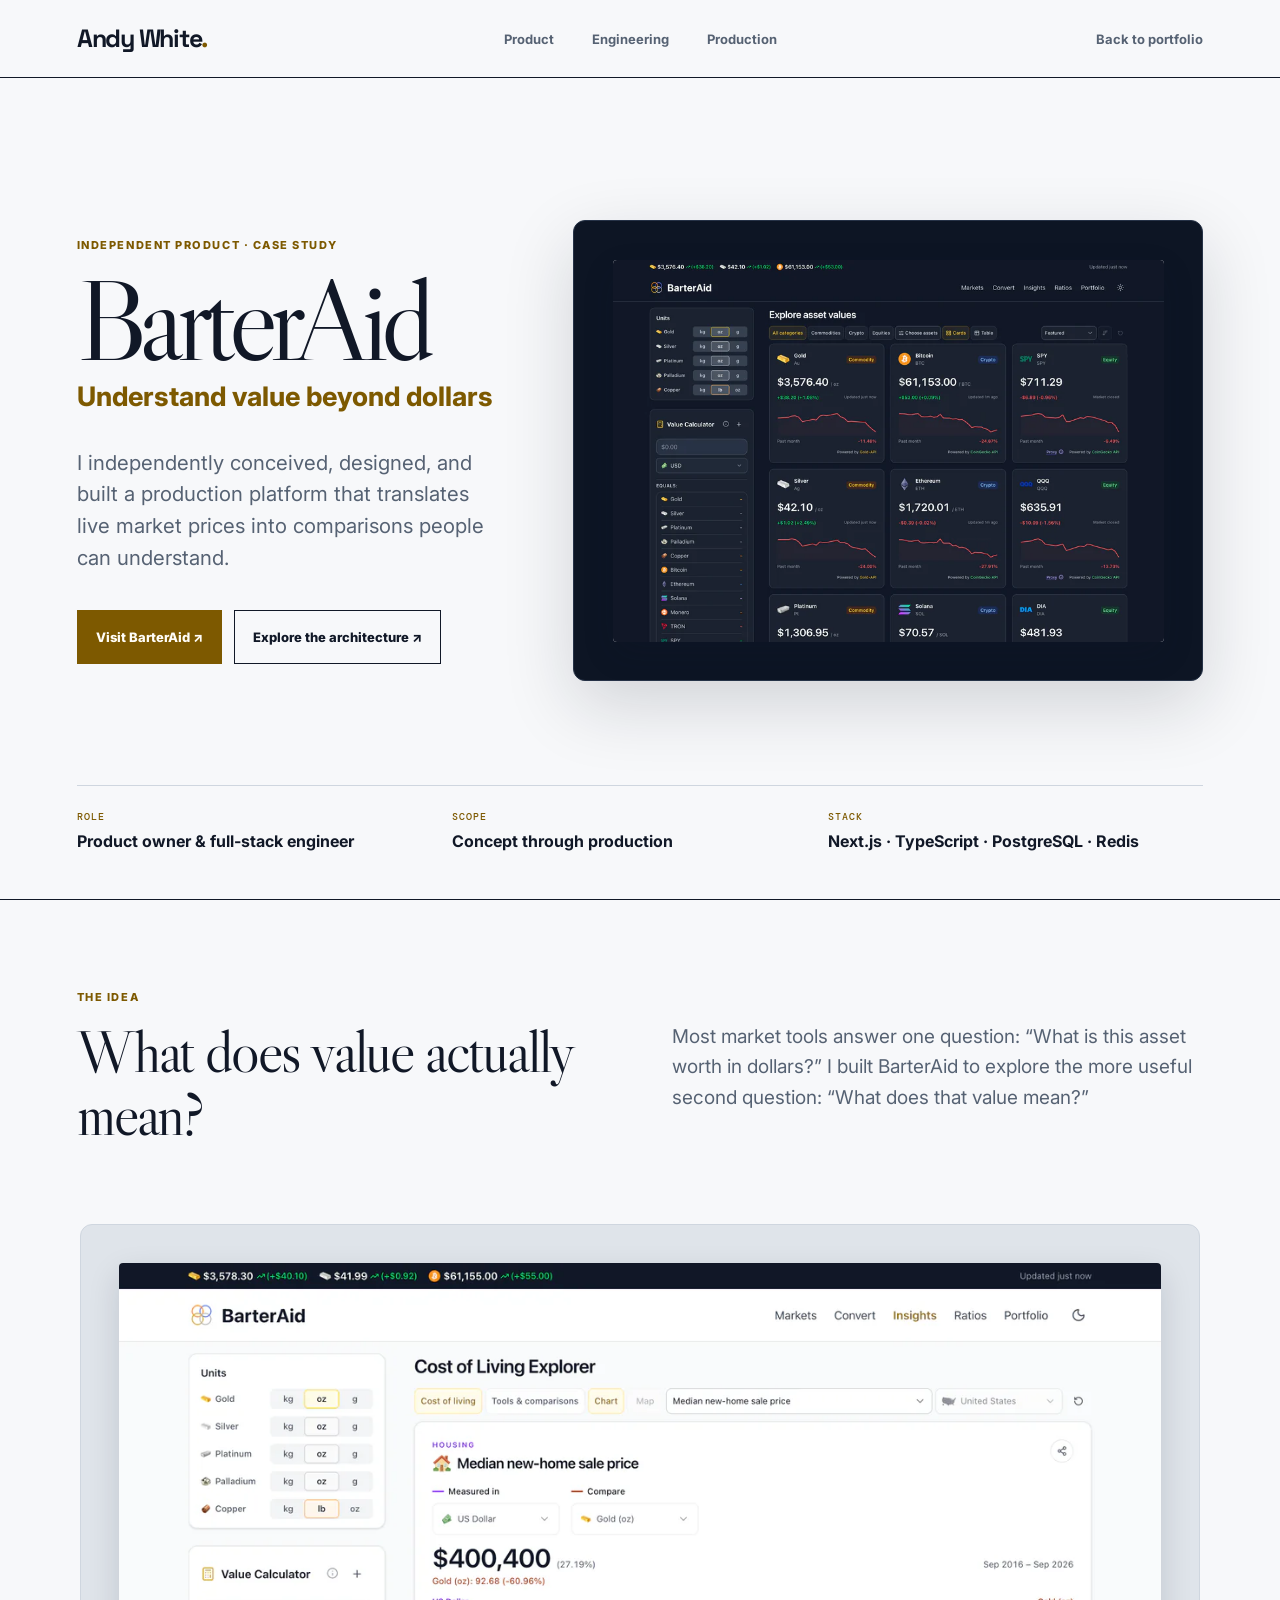
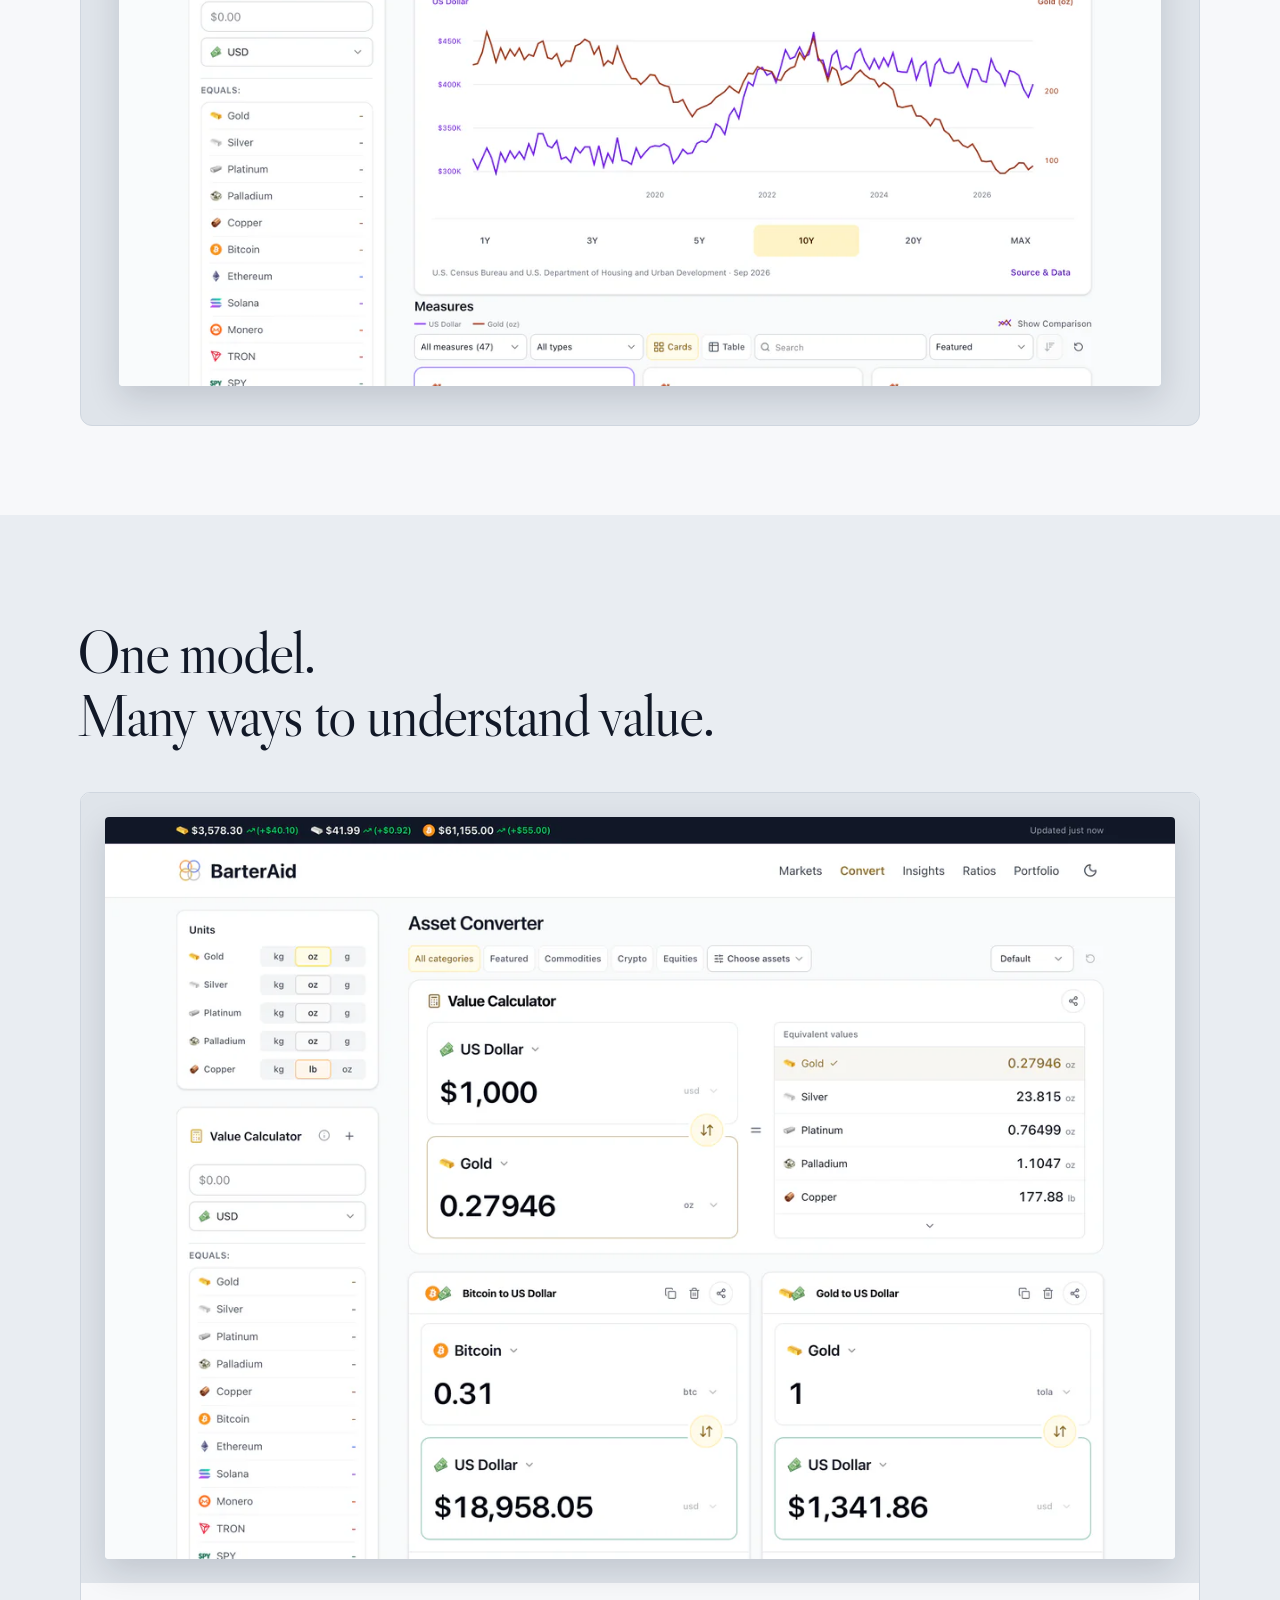
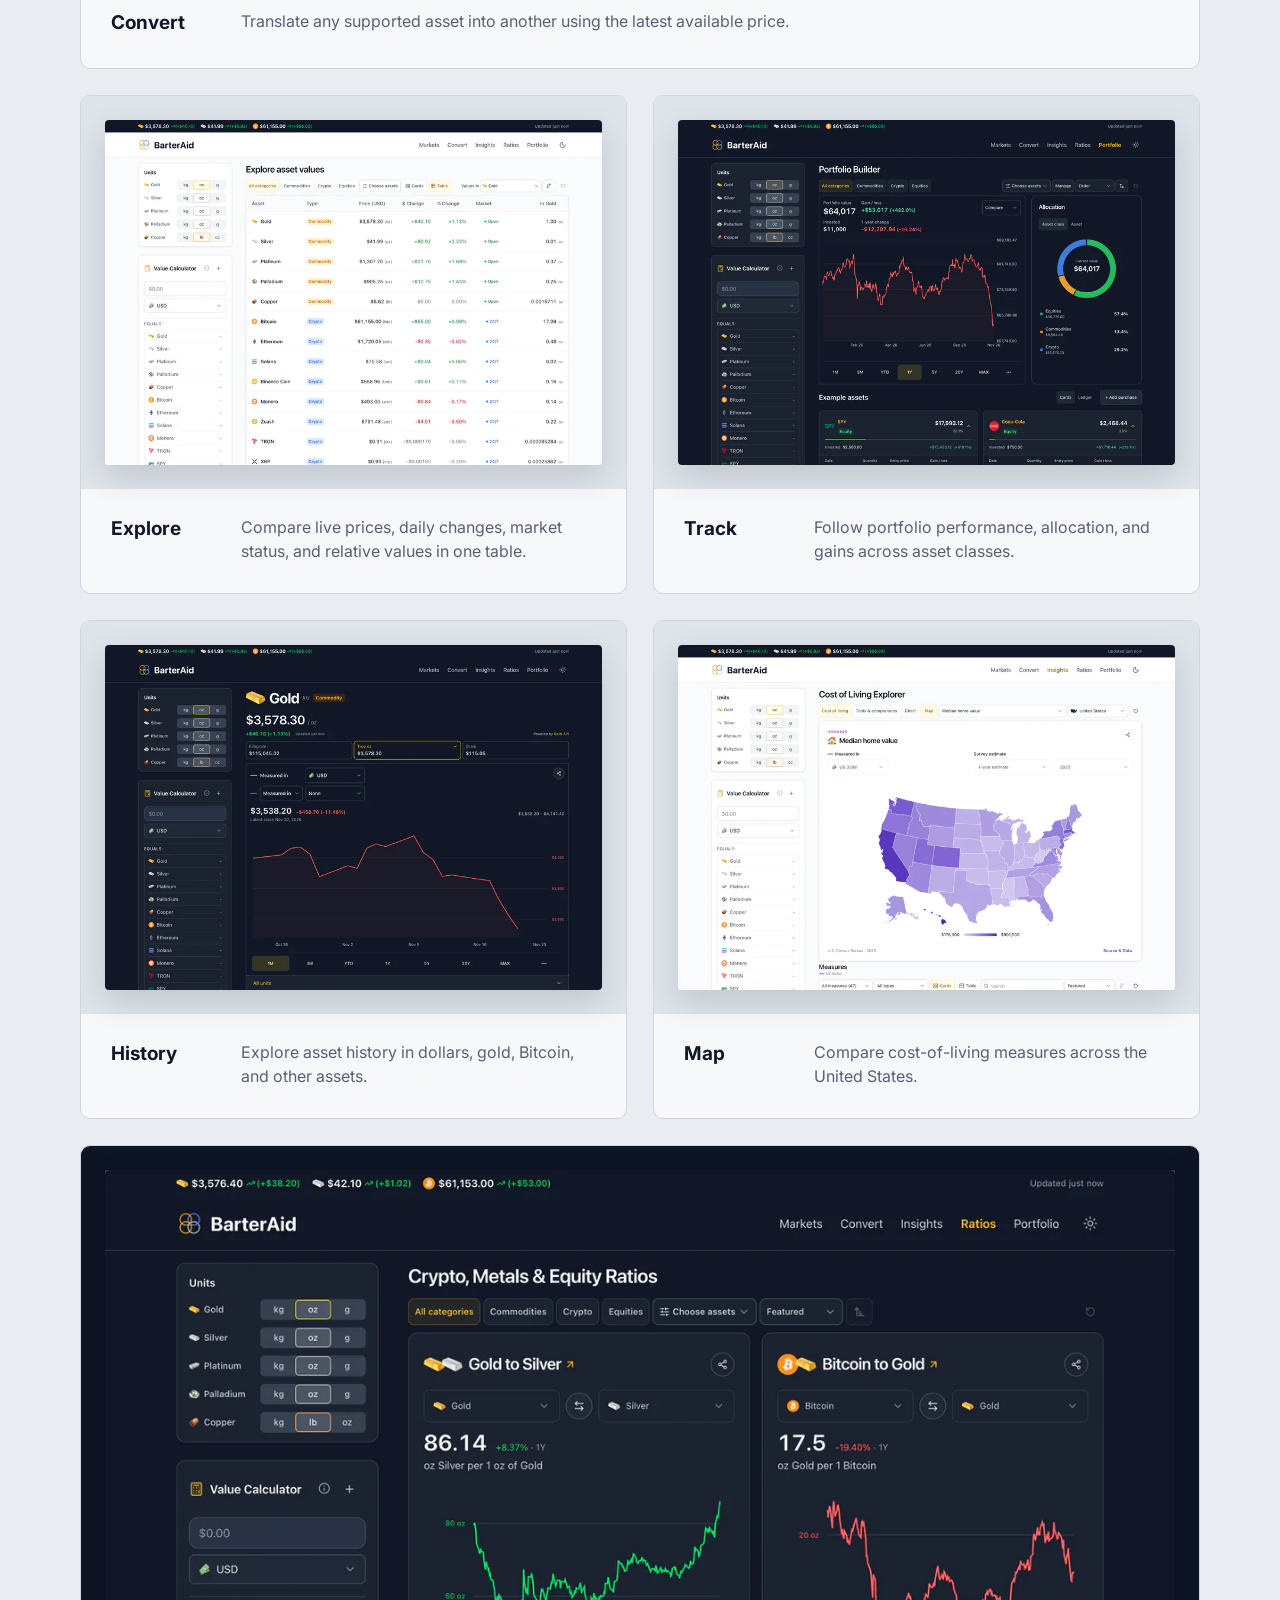
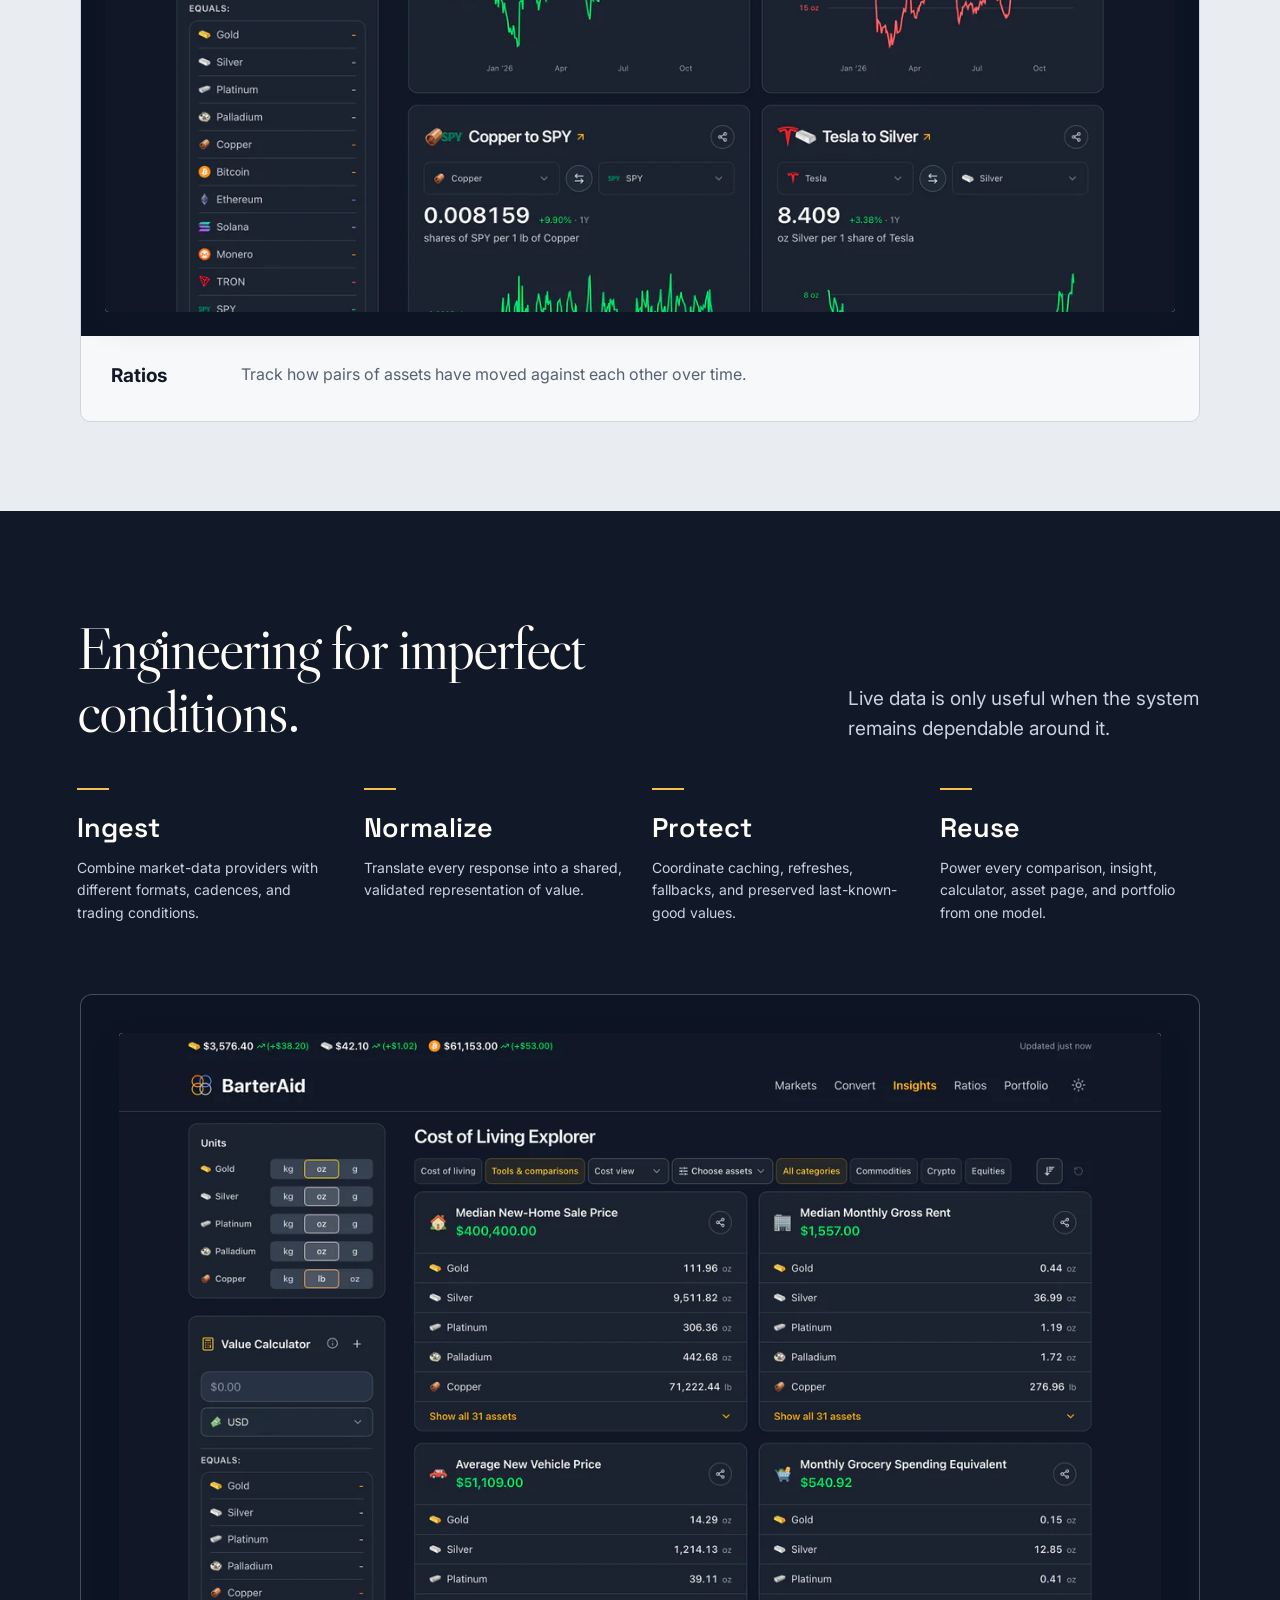
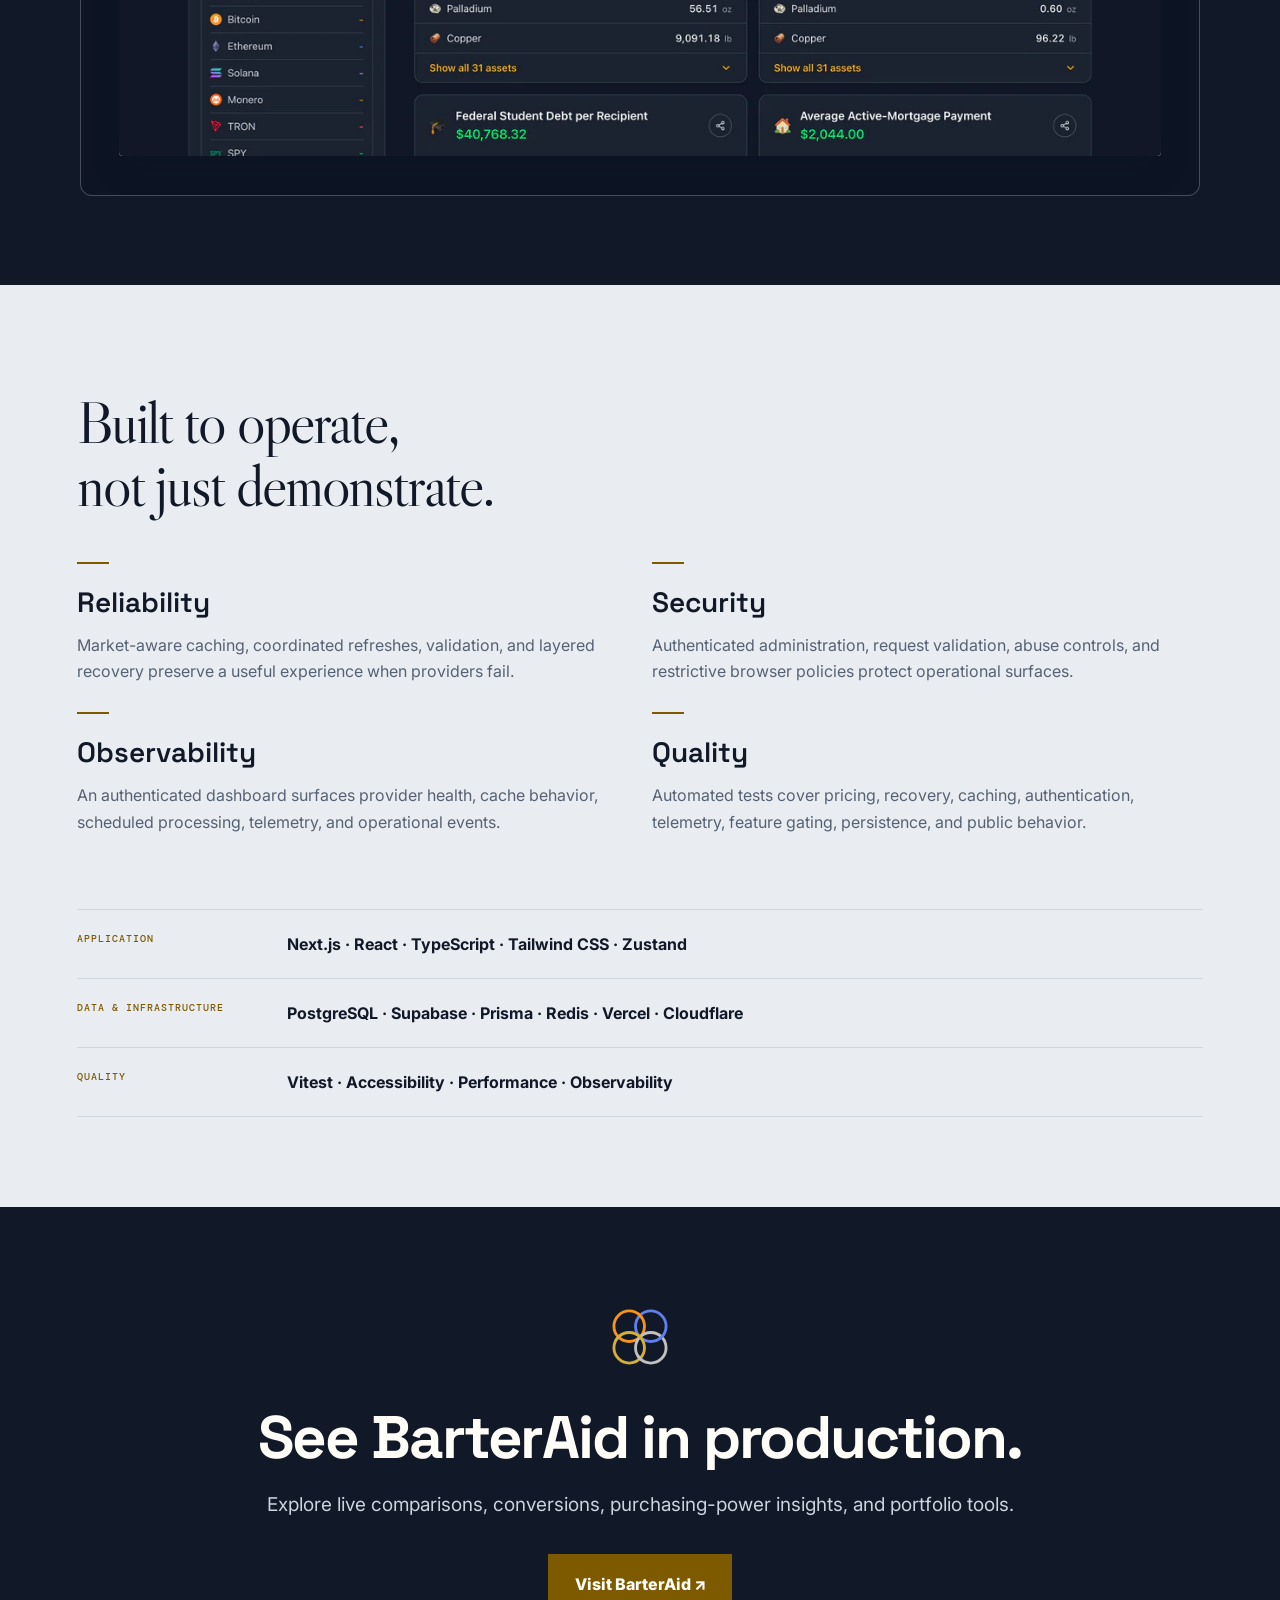
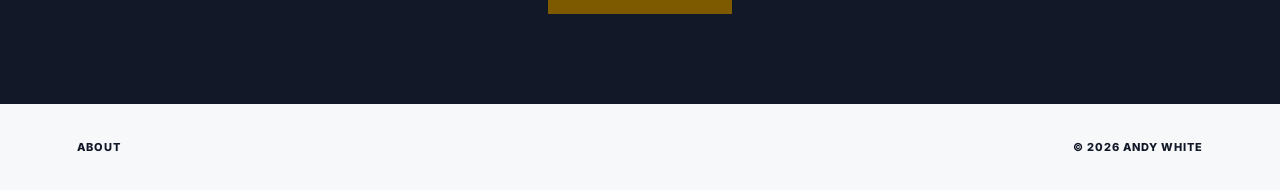
<file: projects/barteraid.html>
<!doctype html>
<html lang="en">
<head>
  <meta charset="utf-8">
  <meta name="viewport" content="width=device-width, initial-scale=1">
  <title>BarterAid | Product Case Study by Andy White</title>
  <meta name="description" content="How Andy White conceived, designed, engineered, and operates BarterAid, a live cross-asset value platform.">
  <meta name="theme-color" content="#f7f8fa">
  <link rel="canonical" href="https://andywhite.cv/projects/barteraid.html">
  <meta property="og:type" content="article">
  <meta property="og:title" content="BarterAid | Product Case Study by Andy White">
  <meta property="og:description" content="A production platform that translates live market prices into comparisons people can understand.">
  <meta property="og:url" content="https://andywhite.cv/projects/barteraid.html">
  <meta property="og:image" content="https://andywhite.cv/assets/projects/barteraid/markets-dark.jpg?v=20261122">
  <meta property="og:image:alt" content="BarterAid market dashboard with commodities, cryptocurrency, and equities in dark mode">
  <meta name="twitter:card" content="summary_large_image">
  <link rel="icon" href="../assets/favicon.svg" type="image/svg+xml">
  <link rel="preconnect" href="https://fonts.googleapis.com">
  <link rel="preconnect" href="https://fonts.gstatic.com" crossorigin>
  <link rel="preload" as="image" href="../assets/projects/barteraid/markets-dark-840.webp?v=20261122" imagesrcset="../assets/projects/barteraid/markets-dark-480.webp?v=20261122 480w, ../assets/projects/barteraid/markets-dark-840.webp?v=20261122 840w, ../assets/projects/barteraid/markets-dark-1200.webp?v=20261122 1200w" imagesizes="(max-width: 980px) calc(100vw - 48px), min(900px, calc(54vw - 115px))" fetchpriority="high">
  <link href="https://fonts.googleapis.com/css2?family=DM+Mono:wght@500&amp;family=Inter:wght@400;600;700;800&amp;family=Libre+Caslon+Display&amp;family=Space+Grotesk:wght@600;700&amp;display=swap" rel="stylesheet">
  <link rel="stylesheet" href="barteraid.css?v=8">
  <link rel="stylesheet" href="short-rules.css?v=20261121">
  <script src="barteraid-gallery.js?v=4" defer></script>
</head>
<body>
  <a class="skip-link" href="#main-content">Skip to main content</a>
  <header class="case-header">
    <a class="wordmark" href="../">Andy White<span>.</span></a>
    <nav aria-label="Case study navigation"><a href="#product">Product</a><a href="#engineering">Engineering</a><a href="#production">Production</a></nav>
    <a class="back-link" href="../#projects">Back to portfolio</a>
  </header>
  <main id="main-content">
    <section class="case-hero">
      <div class="hero-copy">
        <p class="kicker">Independent product · Case study</p>
        <h1>BarterAid</h1>
        <p class="tagline">Understand value beyond dollars</p>
        <p class="lede">I independently conceived, designed, and built a production platform that translates live market prices into comparisons people can understand.</p>
        <div class="hero-actions"><a class="button button-solid" href="https://barteraid.com/" target="_blank" rel="noopener noreferrer">Visit BarterAid ↗</a><a class="button button-outline" href="https://andywhite.cv/BarterAid/architecture/">Explore the architecture ↗</a></div>
      </div>
      <figure class="hero-media screen-stage screen-stage-dark"><button class="screen-frame screenshot-trigger" type="button" data-gallery-index="0" aria-label="Open the BarterAid screenshot gallery at the dashboard"><span class="screen-chrome" aria-hidden="true"><i></i><i></i><i></i></span><img src="../assets/projects/barteraid/markets-dark-840.webp?v=20261122" srcset="../assets/projects/barteraid/markets-dark-480.webp?v=20261122 480w, ../assets/projects/barteraid/markets-dark-840.webp?v=20261122 840w, ../assets/projects/barteraid/markets-dark-1200.webp?v=20261122 1200w" sizes="(max-width: 980px) calc(100vw - 48px), min(900px, calc(54vw - 115px))" width="1440" height="1000" alt="BarterAid dark-mode market dashboard with live commodity, crypto, and equity prices and charts" fetchpriority="high"></button></figure>
      <dl class="project-facts"><div><dt>Role</dt><dd>Product owner &amp; full-stack engineer</dd></div><div><dt>Scope</dt><dd>Concept through production</dd></div><div><dt>Stack</dt><dd>Next.js · TypeScript · PostgreSQL · Redis</dd></div></dl>
    </section>
    <section class="story-section" id="product">
      <div class="story-heading"><p class="kicker">The idea</p><h2>What does value actually mean?</h2></div>
      <div class="story-copy"><p>Most market tools answer one question: “What is this asset worth in dollars?” I built BarterAid to explore the more useful second question: “What does that value mean?”</p></div>
      <figure class="wide-media screen-stage"><button class="screen-frame screenshot-trigger" type="button" data-gallery-index="1" aria-label="Open the BarterAid screenshot gallery at cost-of-living history"><span class="screen-chrome" aria-hidden="true"><i></i><i></i><i></i></span><img src="../assets/projects/barteraid/cost-of-living-light-840.webp?v=20261122" srcset="../assets/projects/barteraid/cost-of-living-light-480.webp?v=20261122 480w, ../assets/projects/barteraid/cost-of-living-light-840.webp?v=20261122 840w, ../assets/projects/barteraid/cost-of-living-light-1200.webp?v=20261122 1200w" sizes="min(1120px, calc(100vw - 192px))" width="1440" height="1000" alt="BarterAid chart of ten years of US new-home prices measured in dollars and gold" loading="lazy"></button></figure>
    </section>
    <section class="product-section">
      <div class="section-title"><h2>One model.<br>Many ways to understand value.</h2></div>
      <div class="product-grid">
        <figure class="product-feature product-feature-wide"><div class="screen-stage"><button class="screen-frame screenshot-trigger" type="button" data-gallery-index="2" aria-label="Open the BarterAid screenshot gallery at the conversion workspace"><span class="screen-chrome" aria-hidden="true"><i></i><i></i><i></i></span><img src="../assets/projects/barteraid/convert-light-840.webp?v=20261122" srcset="../assets/projects/barteraid/convert-light-480.webp?v=20261122 480w, ../assets/projects/barteraid/convert-light-840.webp?v=20261122 840w, ../assets/projects/barteraid/convert-light-1200.webp?v=20261122 1200w" sizes="min(1120px, calc(100vw - 240px))" width="1440" height="1000" alt="BarterAid asset converter with a $1,000 gold conversion, cross-asset equivalents, and saved conversions" loading="lazy"></button></div><figcaption><strong>Convert</strong><span>Translate any supported asset into another using the latest available price.</span></figcaption></figure>
        <figure class="product-feature"><div class="screen-stage"><button class="screen-frame screenshot-trigger" type="button" data-gallery-index="3" aria-label="Open the BarterAid screenshot gallery at the asset comparison table"><span class="screen-chrome" aria-hidden="true"><i></i><i></i><i></i></span><img src="../assets/projects/barteraid/markets-table-light-480.webp?v=20261122" srcset="../assets/projects/barteraid/markets-table-light-480.webp?v=20261122 480w, ../assets/projects/barteraid/markets-table-light-840.webp?v=20261122 840w, ../assets/projects/barteraid/markets-table-light-1200.webp?v=20261122 1200w" sizes="(max-width: 620px) calc(100vw - 76px), min(550px, calc((100vw - 218px) * .5))" width="1440" height="1000" alt="BarterAid market table with live prices, daily changes, market status, and values in gold" loading="lazy"></button></div><figcaption><strong>Explore</strong><span>Compare live prices, daily changes, market status, and relative values in one table.</span></figcaption></figure>
        <figure class="product-feature"><div class="screen-stage"><button class="screen-frame screenshot-trigger" type="button" data-gallery-index="4" aria-label="Open the BarterAid screenshot gallery at the portfolio builder"><span class="screen-chrome" aria-hidden="true"><i></i><i></i><i></i></span><img src="../assets/projects/barteraid/portfolio-dark-480.webp?v=20261122" srcset="../assets/projects/barteraid/portfolio-dark-480.webp?v=20261122 480w, ../assets/projects/barteraid/portfolio-dark-840.webp?v=20261122 840w, ../assets/projects/barteraid/portfolio-dark-1200.webp?v=20261122 1200w" sizes="(max-width: 620px) calc(100vw - 76px), min(550px, calc((100vw - 218px) * .5))" width="1440" height="1000" alt="BarterAid example portfolio with historical performance, asset allocation, and gain or loss" loading="lazy"></button></div><figcaption><strong>Track</strong><span>Follow portfolio performance, allocation, and gains across asset classes.</span></figcaption></figure>
        <figure class="product-feature"><div class="screen-stage"><button class="screen-frame screenshot-trigger" type="button" data-gallery-index="6" aria-label="Open the BarterAid screenshot gallery at asset history"><span class="screen-chrome" aria-hidden="true"><i></i><i></i><i></i></span><img src="../assets/projects/barteraid/gold-history-dark-480.webp?v=20261122" srcset="../assets/projects/barteraid/gold-history-dark-480.webp?v=20261122 480w, ../assets/projects/barteraid/gold-history-dark-840.webp?v=20261122 840w, ../assets/projects/barteraid/gold-history-dark-1200.webp?v=20261122 1200w" sizes="(max-width: 620px) calc(100vw - 76px), min(550px, calc((100vw - 218px) * .5))" width="1440" height="1000" alt="BarterAid gold asset page showing price units and a historical chart" loading="lazy"></button></div><figcaption><strong>History</strong><span>Explore asset history in dollars, gold, Bitcoin, and other assets.</span></figcaption></figure>
        <figure class="product-feature"><div class="screen-stage"><button class="screen-frame screenshot-trigger" type="button" data-gallery-index="7" aria-label="Open the BarterAid screenshot gallery at regional cost-of-living map"><span class="screen-chrome" aria-hidden="true"><i></i><i></i><i></i></span><img src="../assets/projects/barteraid/regional-map-light-480.webp?v=20261122" srcset="../assets/projects/barteraid/regional-map-light-480.webp?v=20261122 480w, ../assets/projects/barteraid/regional-map-light-840.webp?v=20261122 840w, ../assets/projects/barteraid/regional-map-light-1200.webp?v=20261122 1200w" sizes="(max-width: 620px) calc(100vw - 76px), min(550px, calc((100vw - 218px) * .5))" width="1440" height="1000" alt="BarterAid interactive US state map comparing median home values" loading="lazy"></button></div><figcaption><strong>Map</strong><span>Compare cost-of-living measures across the United States.</span></figcaption></figure>
        <figure class="product-feature product-feature-wide"><div class="screen-stage screen-stage-dark"><button class="screen-frame screenshot-trigger" type="button" data-gallery-index="9" aria-label="Open the BarterAid screenshot gallery at asset ratios"><img src="../assets/projects/barteraid/ratios-dark-840.webp?v=20261122" srcset="../assets/projects/barteraid/ratios-dark-480.webp?v=20261122 480w, ../assets/projects/barteraid/ratios-dark-840.webp?v=20261122 840w, ../assets/projects/barteraid/ratios-dark-1200.webp?v=20261122 1200w" sizes="min(1120px, calc(100vw - 240px))" width="1440" height="1000" alt="BarterAid Ratios page with historical charts for gold to silver and Bitcoin to gold" loading="lazy"></button></div><figcaption><strong>Ratios</strong><span>Track how pairs of assets have moved against each other over time.</span></figcaption></figure>
      </div>
    </section>
    <section class="engineering-section" id="engineering">
      <div class="section-title section-title-light"><h2>Engineering for imperfect conditions.</h2><p>Live data is only useful when the system remains dependable around it.</p></div>
      <ol class="system-flow short-rule-grid" role="list"><li><strong>Ingest</strong><p>Combine market-data providers with different formats, cadences, and trading conditions.</p></li><li><strong>Normalize</strong><p>Translate every response into a shared, validated representation of value.</p></li><li><strong>Protect</strong><p>Coordinate caching, refreshes, fallbacks, and preserved last-known-good values.</p></li><li><strong>Reuse</strong><p>Power every comparison, insight, calculator, asset page, and portfolio from one model.</p></li></ol>
      <figure class="engineering-media screen-stage screen-stage-dark"><button class="screen-frame screenshot-trigger" type="button" data-gallery-index="5" aria-label="Open the BarterAid screenshot gallery at value insights"><span class="screen-chrome" aria-hidden="true"><i></i><i></i><i></i></span><img src="../assets/projects/barteraid/insights-tools-dark-840.webp?v=20261122" srcset="../assets/projects/barteraid/insights-tools-dark-480.webp?v=20261122 480w, ../assets/projects/barteraid/insights-tools-dark-840.webp?v=20261122 840w, ../assets/projects/barteraid/insights-tools-dark-1200.webp?v=20261122 1200w" sizes="min(1120px, calc(100vw - 192px))" width="1440" height="1000" alt="BarterAid purchasing-power tools comparing housing, rent, transport, and groceries across assets in dark mode" loading="lazy"></button></figure>
    </section>
    <section class="production-section" id="production">
      <div class="section-title"><h2>Built to operate,<br>not just demonstrate.</h2></div>
      <div class="production-grid short-rule-grid"><article><h3>Reliability</h3><p>Market-aware caching, coordinated refreshes, validation, and layered recovery preserve a useful experience when providers fail.</p></article><article><h3>Security</h3><p>Authenticated administration, request validation, abuse controls, and restrictive browser policies protect operational surfaces.</p></article><article><h3>Observability</h3><p>An authenticated dashboard surfaces provider health, cache behavior, scheduled processing, telemetry, and operational events.</p></article><article><h3>Quality</h3><p>Automated tests cover pricing, recovery, caching, authentication, telemetry, feature gating, persistence, and public behavior.</p></article></div>
      <dl class="technology-list"><div><dt>Application</dt><dd>Next.js · React · TypeScript · Tailwind CSS · Zustand</dd></div><div><dt>Data &amp; infrastructure</dt><dd>PostgreSQL · Supabase · Prisma · Redis · Vercel · Cloudflare</dd></div><div><dt>Quality</dt><dd>Vitest · Accessibility · Performance · Observability</dd></div></dl>
    </section>
    <section class="case-closing"><img src="../assets/projects/barteraid/mark.svg?v=5" width="82" height="82" alt="" aria-hidden="true"><h2>See BarterAid in production.</h2><p>Explore live comparisons, conversions, purchasing-power insights, and portfolio tools.</p><a class="button button-solid" href="https://barteraid.com/" target="_blank" rel="noopener noreferrer">Visit BarterAid ↗</a></section>
  </main>
  <dialog class="gallery-modal" id="barteraid-gallery" aria-labelledby="gallery-title">
    <header class="gallery-header"><div><p>BarterAid product gallery</p><h2 id="gallery-title">Explore the interface</h2></div><button class="gallery-close" type="button">Close</button></header>
    <div class="gallery-stage">
      <figure class="gallery-item is-active"><img fetchpriority="low" data-src="../assets/projects/barteraid/markets-dark.webp?v=20261122" width="1440" height="1000" alt="BarterAid dashboard in dark mode"><figcaption>Markets · Cards in dark mode</figcaption></figure>
      <figure class="gallery-item" hidden><img fetchpriority="low" data-src="../assets/projects/barteraid/cost-of-living-light.webp?v=20261122" width="1440" height="1000" alt="BarterAid chart of ten years of US new-home prices measured in dollars and gold"><figcaption>Cost of living · New-home prices in dollars and gold</figcaption></figure>
      <figure class="gallery-item" hidden><img fetchpriority="low" data-src="../assets/projects/barteraid/convert-light.webp?v=20261122" width="1440" height="1000" alt="BarterAid asset converter with a $1,000 gold conversion, cross-asset equivalents, and saved conversions"><figcaption>Convert</figcaption></figure>
      <figure class="gallery-item" hidden><img fetchpriority="low" data-src="../assets/projects/barteraid/markets-table-light.webp?v=20261122" width="1440" height="1000" alt="BarterAid market table with live prices, daily changes, market status, and values in gold"><figcaption>Markets · Table and relative values</figcaption></figure>
      <figure class="gallery-item" hidden><img fetchpriority="low" data-src="../assets/projects/barteraid/portfolio-dark.webp?v=20261122" width="1440" height="1000" alt="BarterAid example portfolio with historical performance, asset allocation, and gain or loss"><figcaption>Portfolio · Example holdings, performance, and allocation</figcaption></figure>
      <figure class="gallery-item" hidden><img fetchpriority="low" data-src="../assets/projects/barteraid/insights-tools-dark.webp?v=20261122" width="1440" height="1000" alt="BarterAid purchasing-power tools comparing housing, rent, transport, and groceries across assets in dark mode"><figcaption>Insights · Purchasing-power tools</figcaption></figure>
      <figure class="gallery-item" hidden><img fetchpriority="low" data-src="../assets/projects/barteraid/gold-history-dark.webp?v=20261122" width="1440" height="1000" alt="BarterAid gold asset page showing price units and a historical chart"><figcaption>Asset history · Gold in dollars and Bitcoin</figcaption></figure>
      <figure class="gallery-item" hidden><img fetchpriority="low" data-src="../assets/projects/barteraid/regional-map-light.webp?v=20261122" width="1440" height="1000" alt="BarterAid interactive US state map comparing median home values"><figcaption>Cost-of-living map · Median home values by state</figcaption></figure>
      <figure class="gallery-item" hidden><img fetchpriority="low" data-src="../assets/projects/barteraid/markets-light.webp?v=20261122" width="1440" height="1000" alt="BarterAid light-mode market dashboard with commodity, crypto, and equity cards"><figcaption>Markets · Cards in light mode</figcaption></figure>
      <figure class="gallery-item" hidden><img fetchpriority="low" data-src="../assets/projects/barteraid/ratios-dark.webp?v=20261122" width="1440" height="1000" alt="BarterAid Ratios page with historical charts for gold to silver and Bitcoin to gold"><figcaption>Asset ratios · Gold to silver and Bitcoin to gold</figcaption></figure>
    </div>
    <nav class="gallery-controls" aria-label="Screenshot carousel controls"><button class="gallery-previous" type="button">← Previous</button><span class="gallery-counter" aria-live="polite">1 / 10</span><button class="gallery-next" type="button">Next →</button></nav>
  </dialog>
  <footer><a href="../about.html">About</a><span>© 2026 Andy White</span></footer>
</body>
</html>
</file>
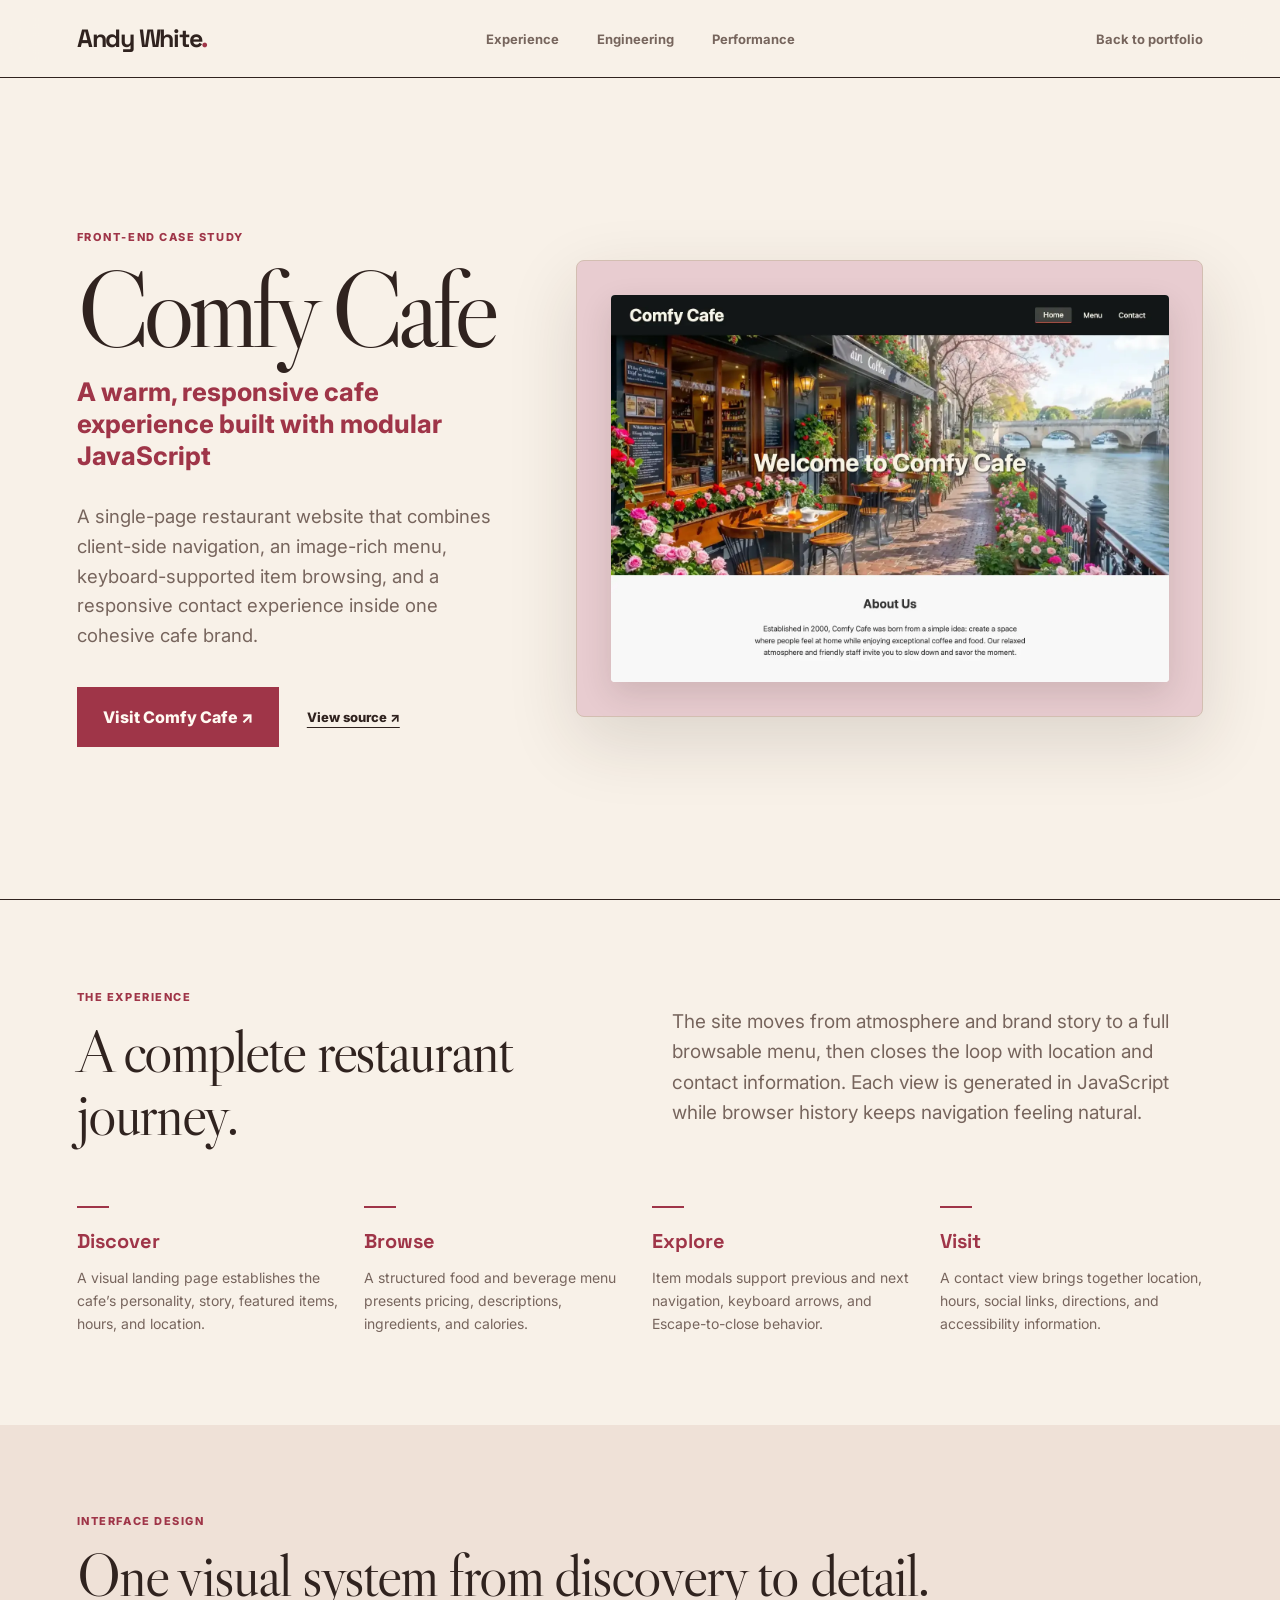
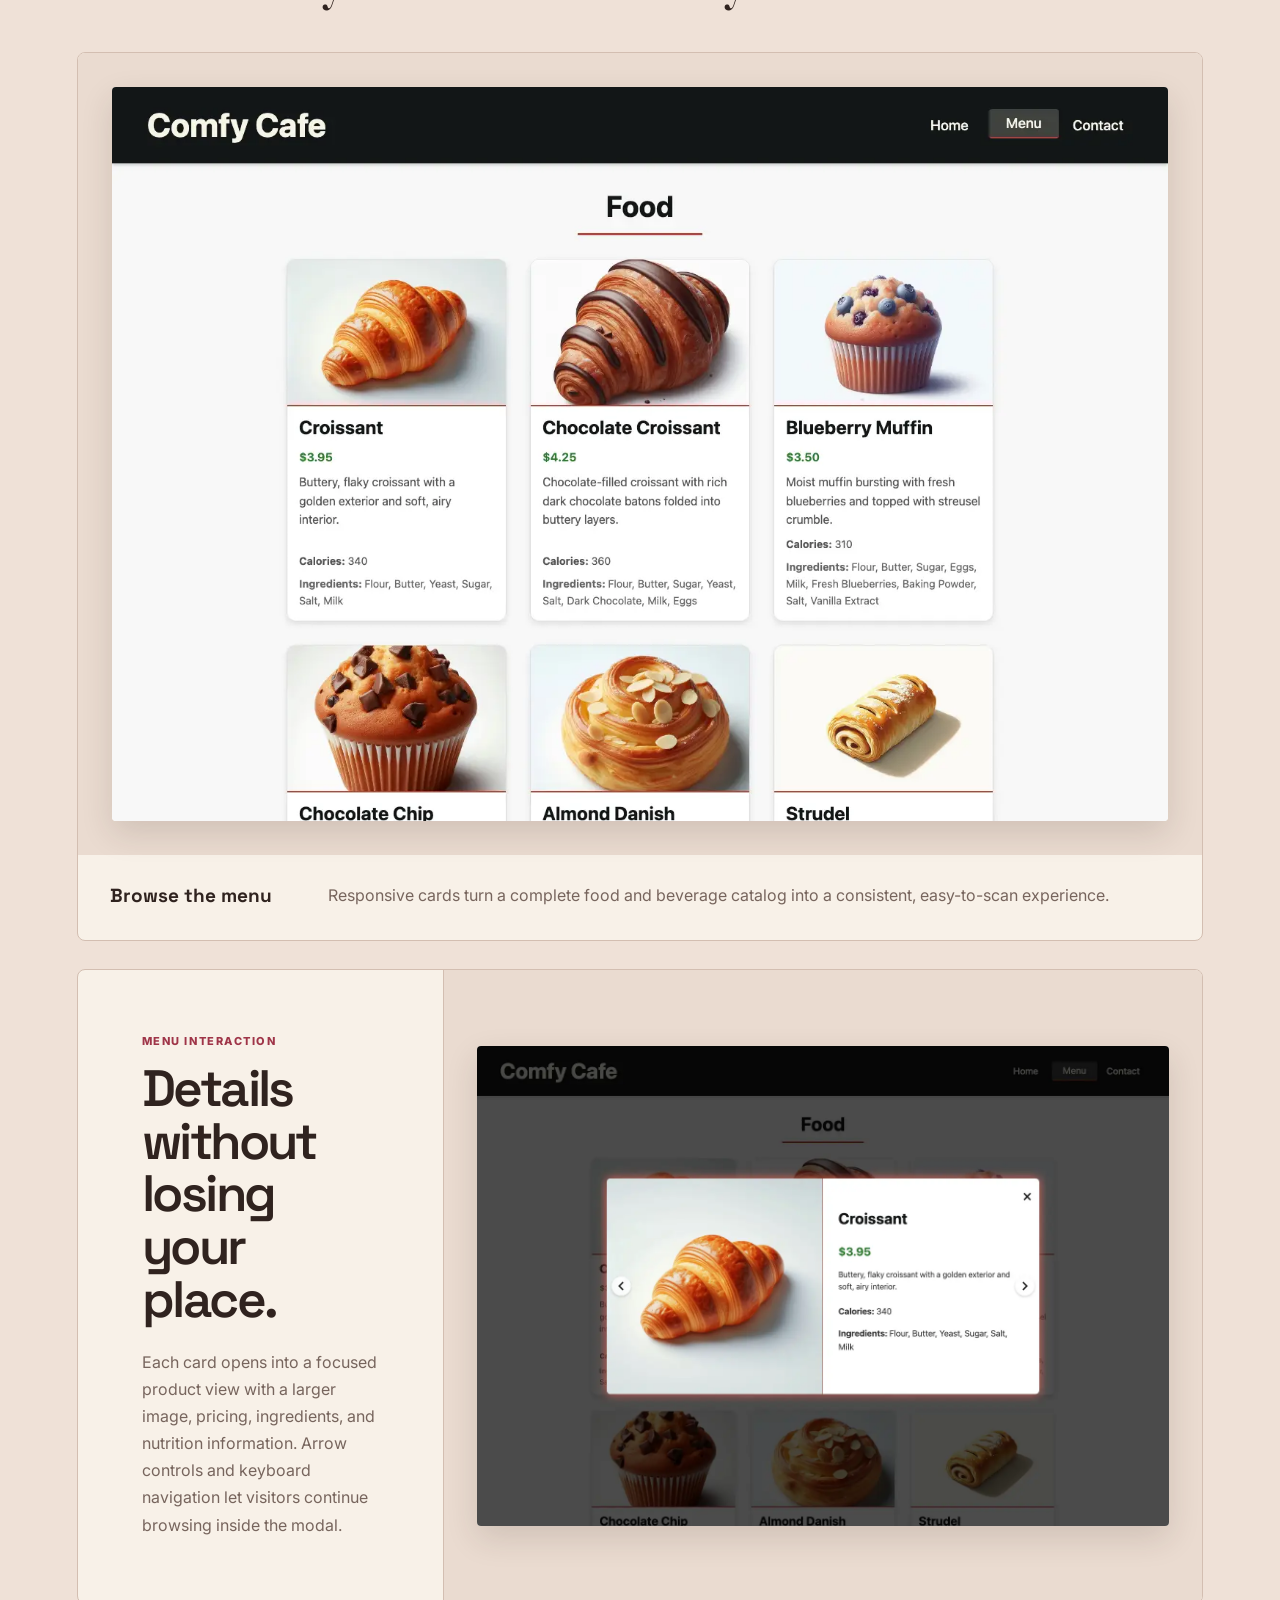
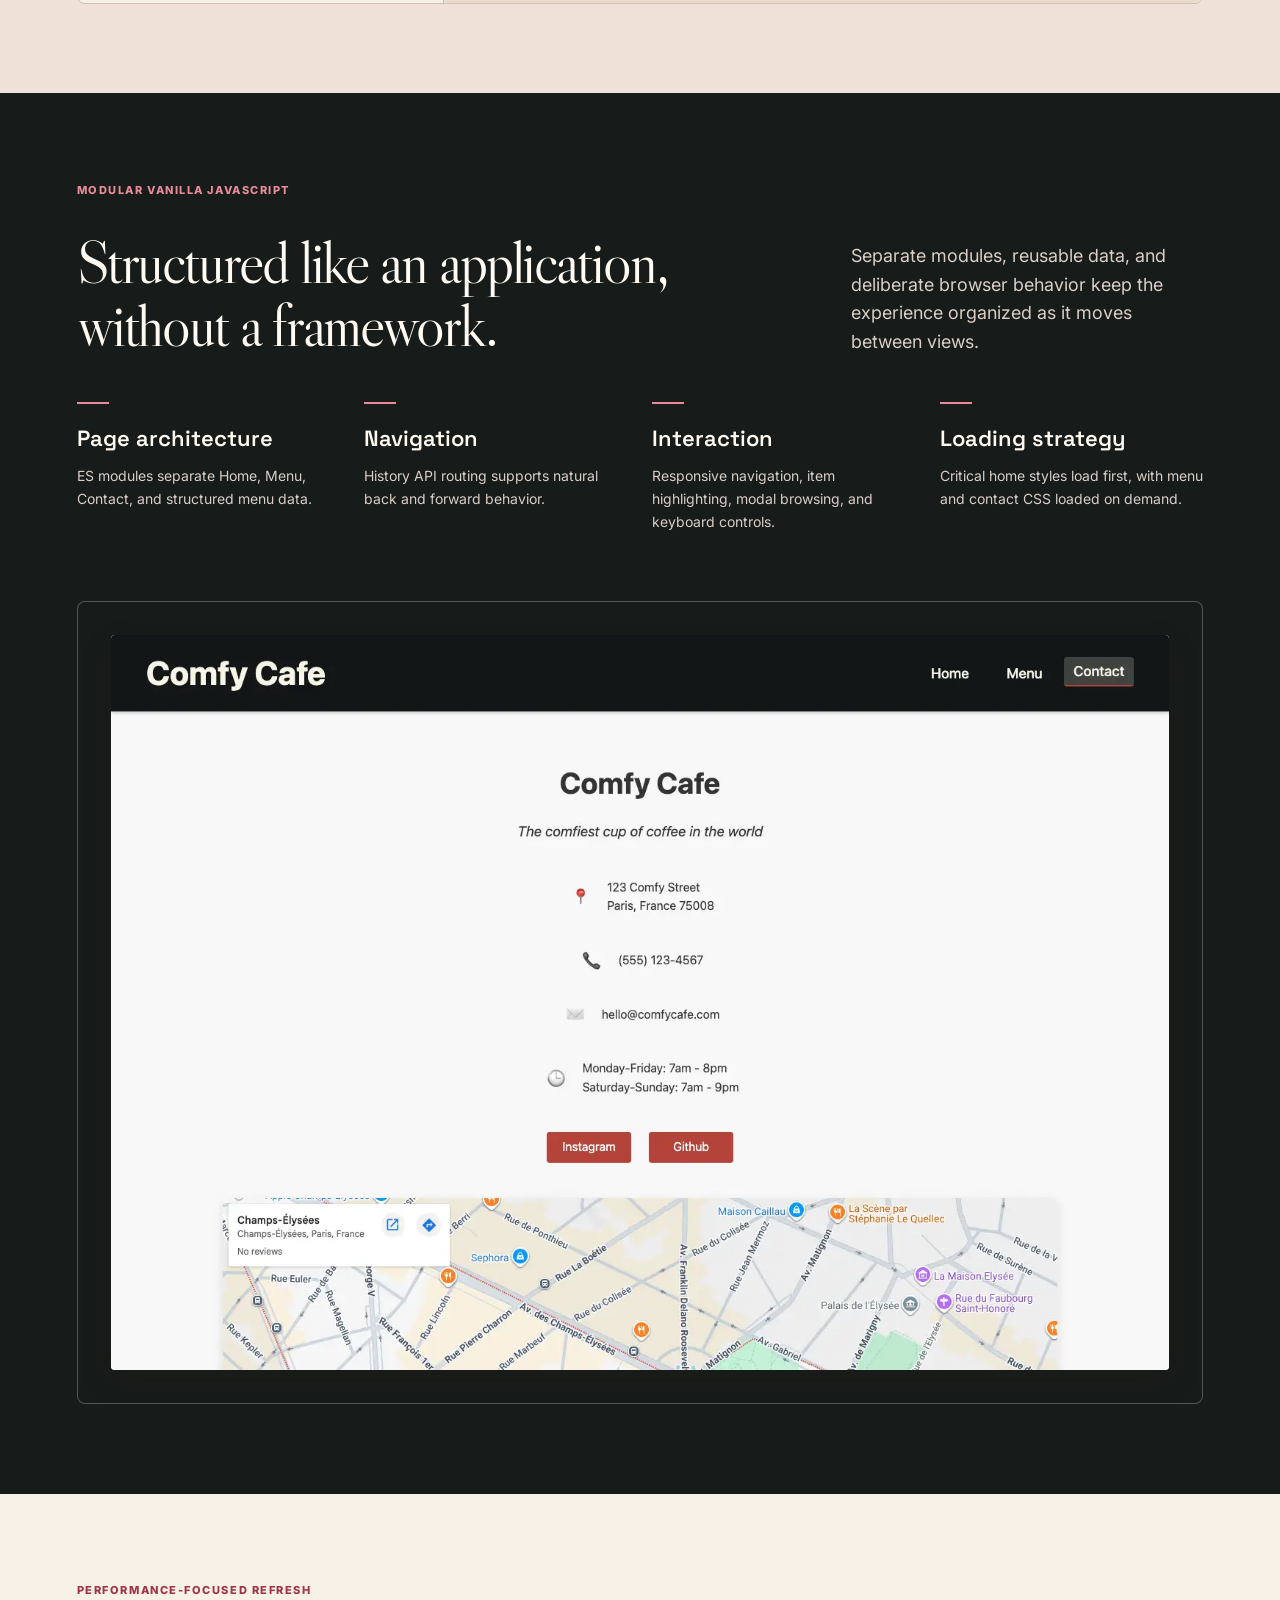
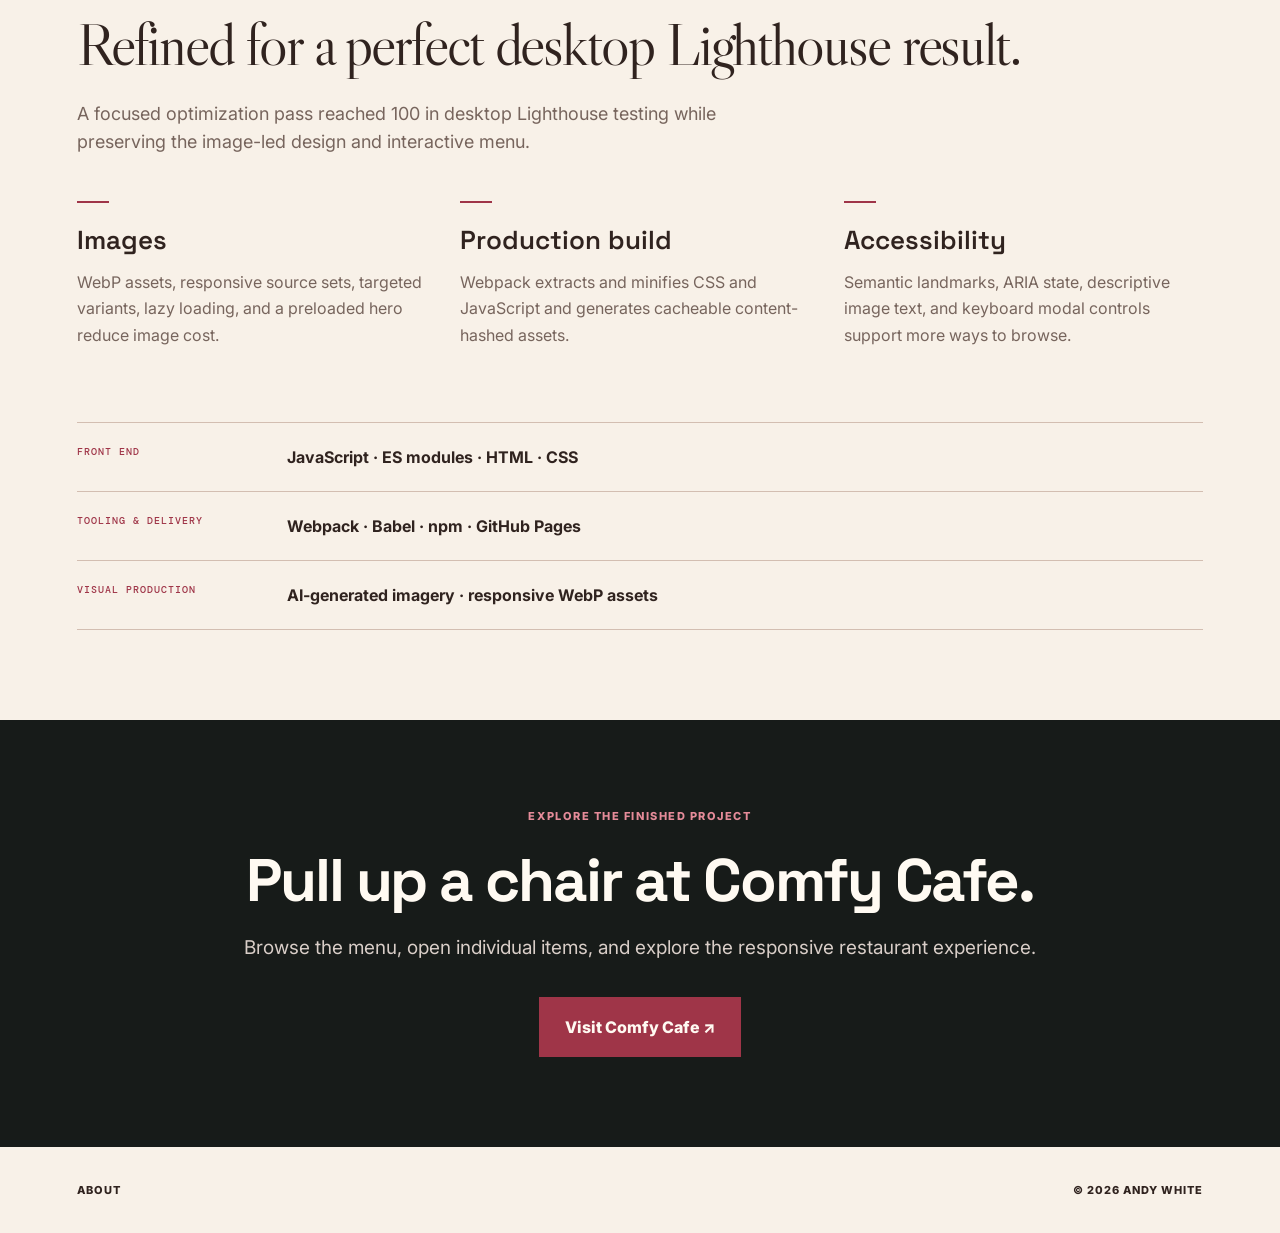
<file: projects/comfy-cafe.html>
<!doctype html>
<html lang="en">
<head>
  <meta charset="utf-8">
  <meta name="viewport" content="width=device-width, initial-scale=1">
  <title>Comfy Cafe | Front-End Case Study by Andy White</title>
  <meta name="description" content="Explore Comfy Cafe, an image-rich restaurant website built by Andy White with modular vanilla JavaScript, custom CSS, and Webpack.">
  <meta name="author" content="Andy White">
  <meta name="theme-color" content="#f3eee4">
  <link rel="canonical" href="https://andywhite.cv/projects/comfy-cafe.html">
  <meta property="og:type" content="article">
  <meta property="og:title" content="Comfy Cafe | Front-End Case Study by Andy White">
  <meta property="og:description" content="A responsive cafe experience with client-side navigation, an interactive menu, and a complete visual suite.">
  <meta property="og:url" content="https://andywhite.cv/projects/comfy-cafe.html">
  <meta property="og:site_name" content="Andy White">
  <meta property="og:image" content="https://andywhite.cv/assets/projects/comfy-cafe/home.webp">
  <meta property="og:image:width" content="1440">
  <meta property="og:image:height" content="1000">
  <meta property="og:image:alt" content="Comfy Cafe homepage with a flower-lined Paris cafe and welcoming hero message">
  <meta name="twitter:card" content="summary_large_image">
  <link rel="icon" href="../assets/favicon.svg" type="image/svg+xml">
  <link rel="preconnect" href="https://fonts.googleapis.com">
  <link rel="preconnect" href="https://fonts.gstatic.com" crossorigin>
  <link href="https://fonts.googleapis.com/css2?family=DM+Mono:wght@500&amp;family=Inter:wght@400;600;700;800&amp;family=Libre+Caslon+Display&amp;family=Space+Grotesk:wght@600;700&amp;display=swap" rel="stylesheet">
  <link rel="stylesheet" href="comfy-cafe.css?v=2">
  <link rel="stylesheet" href="short-rules.css?v=20261121">
</head>
<body>
  <a class="skip-link" href="#main-content">Skip to main content</a>
  <header class="case-header">
    <a class="wordmark" href="../">Andy White<span>.</span></a>
    <nav aria-label="Case study navigation"><a href="#experience">Experience</a><a href="#engineering">Engineering</a><a href="#performance">Performance</a></nav>
    <a class="back-link" href="../#projects">Back to portfolio</a>
  </header>

  <main id="main-content">
    <section class="case-hero" id="overview">
      <div class="hero-copy">
        <p class="kicker">Front-end case study</p>
        <h1>Comfy Cafe</h1>
        <p class="tagline">A warm, responsive cafe experience built with modular JavaScript</p>
        <p class="lede">A single-page restaurant website that combines client-side navigation, an image-rich menu, keyboard-supported item browsing, and a responsive contact experience inside one cohesive cafe brand.</p>
        <div class="hero-actions">
          <a class="button button-solid" href="https://www.andywhite.cv/Comfy-Cafe/" target="_blank" rel="noopener noreferrer">Visit Comfy Cafe ↗</a>
          <a class="text-link" href="https://github.com/ComfyClicks/Comfy-Cafe" target="_blank" rel="noopener noreferrer">View source ↗</a>
        </div>
      </div>
      <figure class="hero-media screen-stage screen-stage-warm">
        <div class="screen-frame"><span class="screen-chrome" aria-hidden="true"><i></i><i></i><i></i></span><img src="../assets/projects/comfy-cafe/home.webp" width="1440" height="1000" alt="Comfy Cafe homepage with a flower-lined Paris cafe, navigation, and welcome message" fetchpriority="high" decoding="async"></div>
      </figure>
    </section>

    <section class="experience-section" id="experience">
      <div class="story-heading"><p class="kicker">The experience</p><h2>A complete restaurant journey.</h2></div>
      <div class="story-copy"><p>The site moves from atmosphere and brand story to a full browsable menu, then closes the loop with location and contact information. Each view is generated in JavaScript while browser history keeps navigation feeling natural.</p></div>
      <dl class="experience-grid short-rule-grid">
        <div><dt>Discover</dt><dd>A visual landing page establishes the cafe’s personality, story, featured items, hours, and location.</dd></div>
        <div><dt>Browse</dt><dd>A structured food and beverage menu presents pricing, descriptions, ingredients, and calories.</dd></div>
        <div><dt>Explore</dt><dd>Item modals support previous and next navigation, keyboard arrows, and Escape-to-close behavior.</dd></div>
        <div><dt>Visit</dt><dd>A contact view brings together location, hours, social links, directions, and accessibility information.</dd></div>
      </dl>
    </section>

    <section class="product-section">
      <div class="section-title"><p class="kicker">Interface design</p><h2>One visual system from discovery to detail.</h2></div>
      <figure class="product-feature product-feature-wide">
        <div class="screen-stage"><div class="screen-frame"><span class="screen-chrome" aria-hidden="true"><i></i><i></i><i></i></span><img src="../assets/projects/comfy-cafe/menu.webp" width="1440" height="1000" alt="Comfy Cafe food menu displaying pastry images with prices and product details" loading="lazy" decoding="async"></div></div>
        <figcaption><strong>Browse the menu</strong><span>Responsive cards turn a complete food and beverage catalog into a consistent, easy-to-scan experience.</span></figcaption>
      </figure>
      <div class="detail-feature">
        <div class="detail-copy"><p class="kicker">Menu interaction</p><h3>Details without losing your place.</h3><p>Each card opens into a focused product view with a larger image, pricing, ingredients, and nutrition information. Arrow controls and keyboard navigation let visitors continue browsing inside the modal.</p></div>
        <figure class="screen-stage"><div class="screen-frame"><span class="screen-chrome" aria-hidden="true"><i></i><i></i><i></i></span><img src="../assets/projects/comfy-cafe/menu-modal.webp" width="1440" height="1000" alt="Croissant menu modal showing product photography, price, description, calories, ingredients, and navigation controls" loading="lazy" decoding="async"></div></figure>
      </div>
    </section>

    <section class="engineering-section" id="engineering">
      <div class="section-title section-title-light"><p class="kicker">Modular vanilla JavaScript</p><h2>Structured like an application, without a framework.</h2><p>Separate modules, reusable data, and deliberate browser behavior keep the experience organized as it moves between views.</p></div>
      <div class="engineering-grid short-rule-grid">
        <article><h3>Page architecture</h3><p>ES modules separate Home, Menu, Contact, and structured menu data.</p></article>
        <article><h3>Navigation</h3><p>History API routing supports natural back and forward behavior.</p></article>
        <article><h3>Interaction</h3><p>Responsive navigation, item highlighting, modal browsing, and keyboard controls.</p></article>
        <article><h3>Loading strategy</h3><p>Critical home styles load first, with menu and contact CSS loaded on demand.</p></article>
      </div>
      <figure class="engineering-media screen-stage screen-stage-dark"><div class="screen-frame"><span class="screen-chrome" aria-hidden="true"><i></i><i></i><i></i></span><img src="../assets/projects/comfy-cafe/contact.webp" width="1440" height="1000" alt="Comfy Cafe contact page showing address, hours, social links, and an embedded map" loading="lazy" decoding="async"></div></figure>
    </section>

    <section class="performance-section" id="performance">
      <div class="section-title"><p class="kicker">Performance-focused refresh</p><h2>Refined for a perfect desktop Lighthouse result.</h2><p>A focused optimization pass reached 100 in desktop Lighthouse testing while preserving the image-led design and interactive menu.</p></div>
      <div class="performance-grid short-rule-grid">
        <article><h3>Images</h3><p>WebP assets, responsive source sets, targeted variants, lazy loading, and a preloaded hero reduce image cost.</p></article>
        <article><h3>Production build</h3><p>Webpack extracts and minifies CSS and JavaScript and generates cacheable content-hashed assets.</p></article>
        <article><h3>Accessibility</h3><p>Semantic landmarks, ARIA state, descriptive image text, and keyboard modal controls support more ways to browse.</p></article>
      </div>
      <dl class="technology-list">
        <div><dt>Front end</dt><dd>JavaScript · ES modules · HTML · CSS</dd></div>
        <div><dt>Tooling &amp; delivery</dt><dd>Webpack · Babel · npm · GitHub Pages</dd></div>
        <div><dt>Visual production</dt><dd>AI-generated imagery · responsive WebP assets</dd></div>
      </dl>
    </section>

    <section class="case-closing">
      <p class="kicker">Explore the finished project</p>
      <h2>Pull up a chair at Comfy Cafe.</h2>
      <p>Browse the menu, open individual items, and explore the responsive restaurant experience.</p>
      <a class="button button-solid" href="https://www.andywhite.cv/Comfy-Cafe/" target="_blank" rel="noopener noreferrer">Visit Comfy Cafe ↗</a>
    </section>
  </main>

  <footer><a href="../about.html">About</a><span>&copy; 2026 Andy White</span></footer>
</body>
</html>
</file>
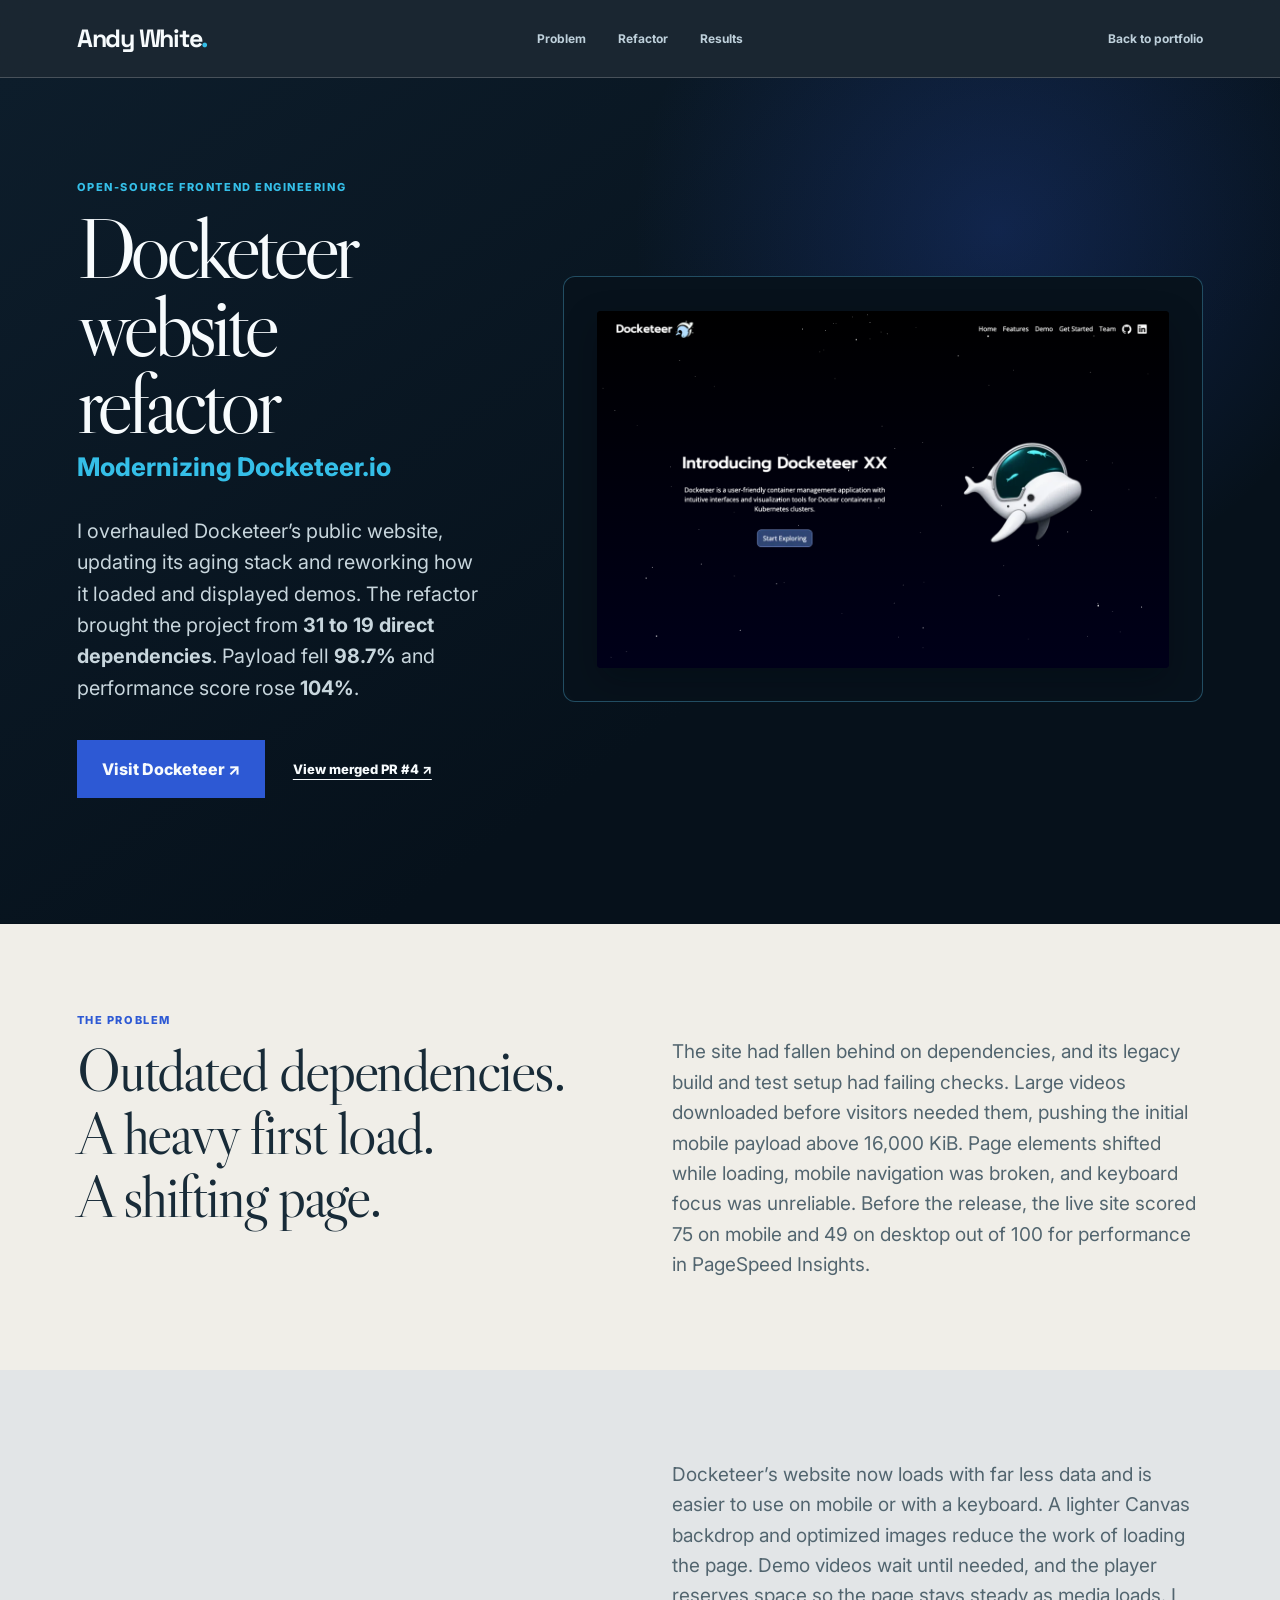
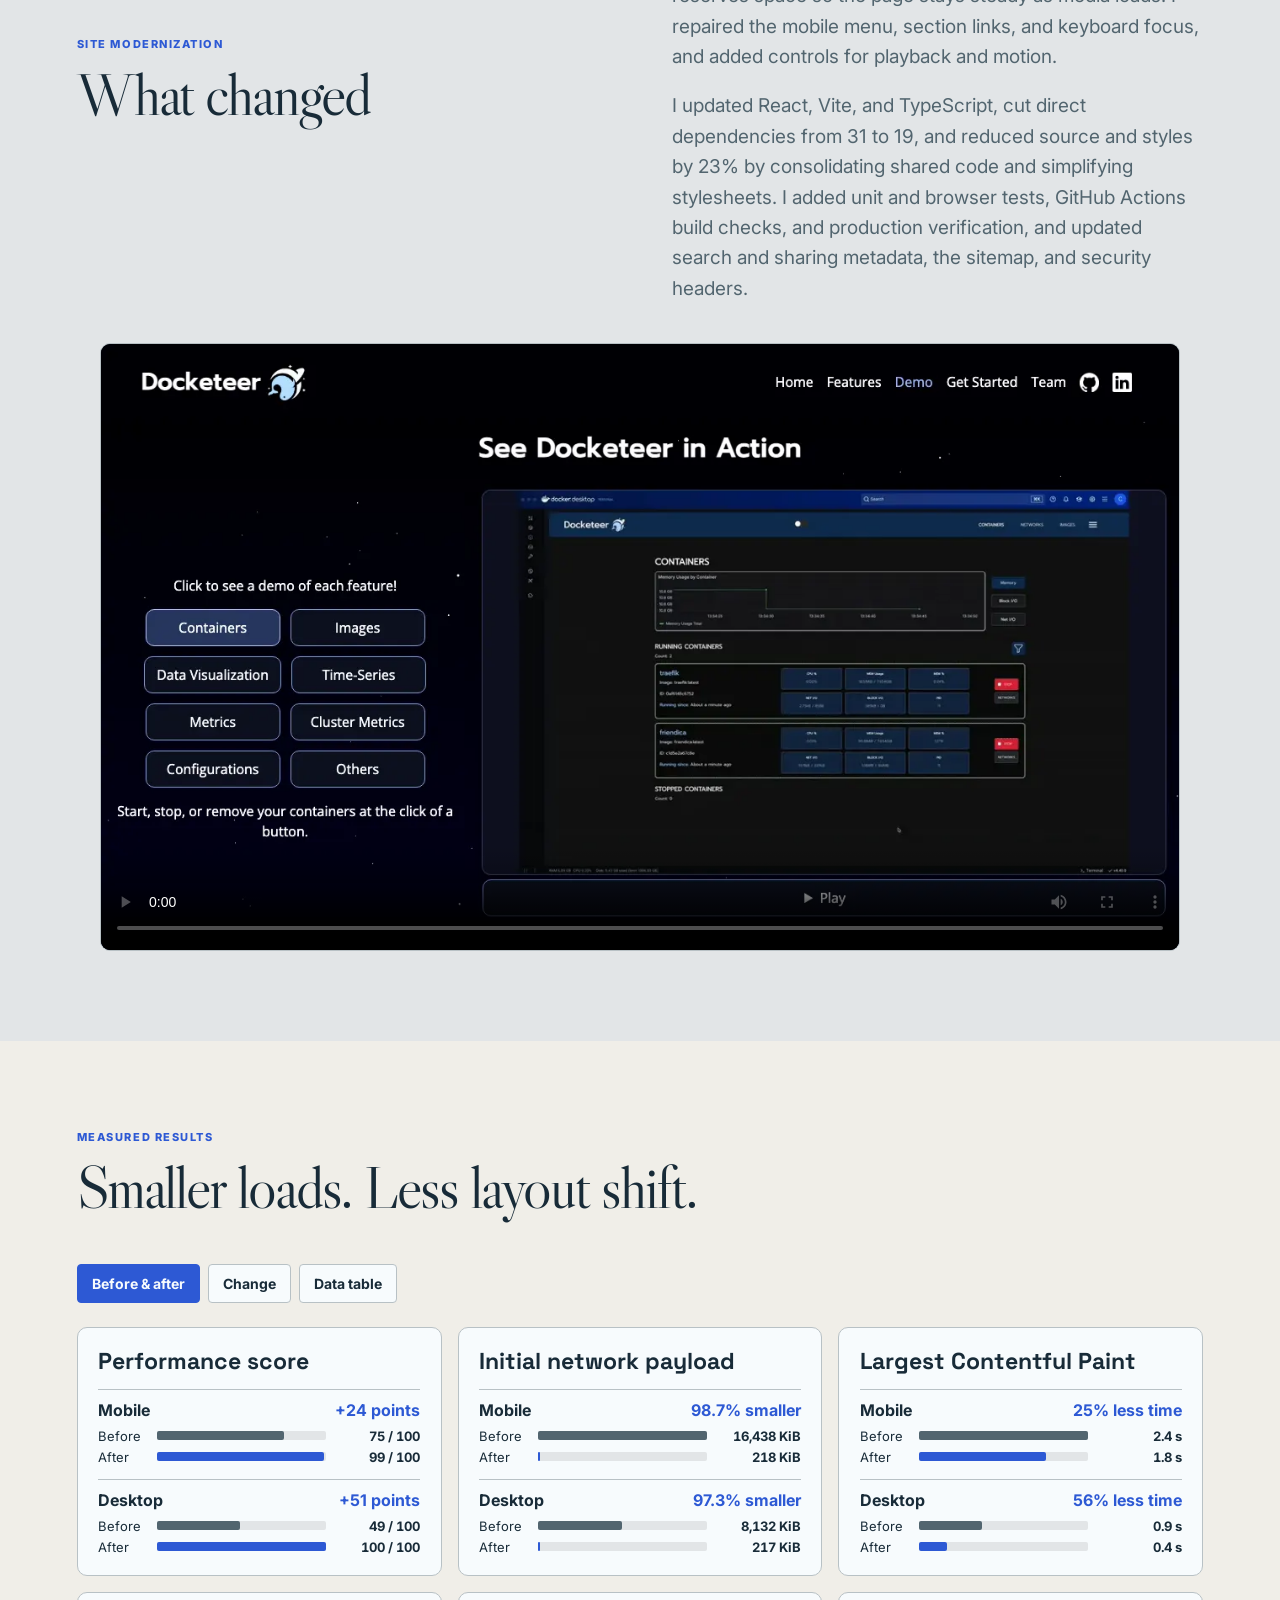
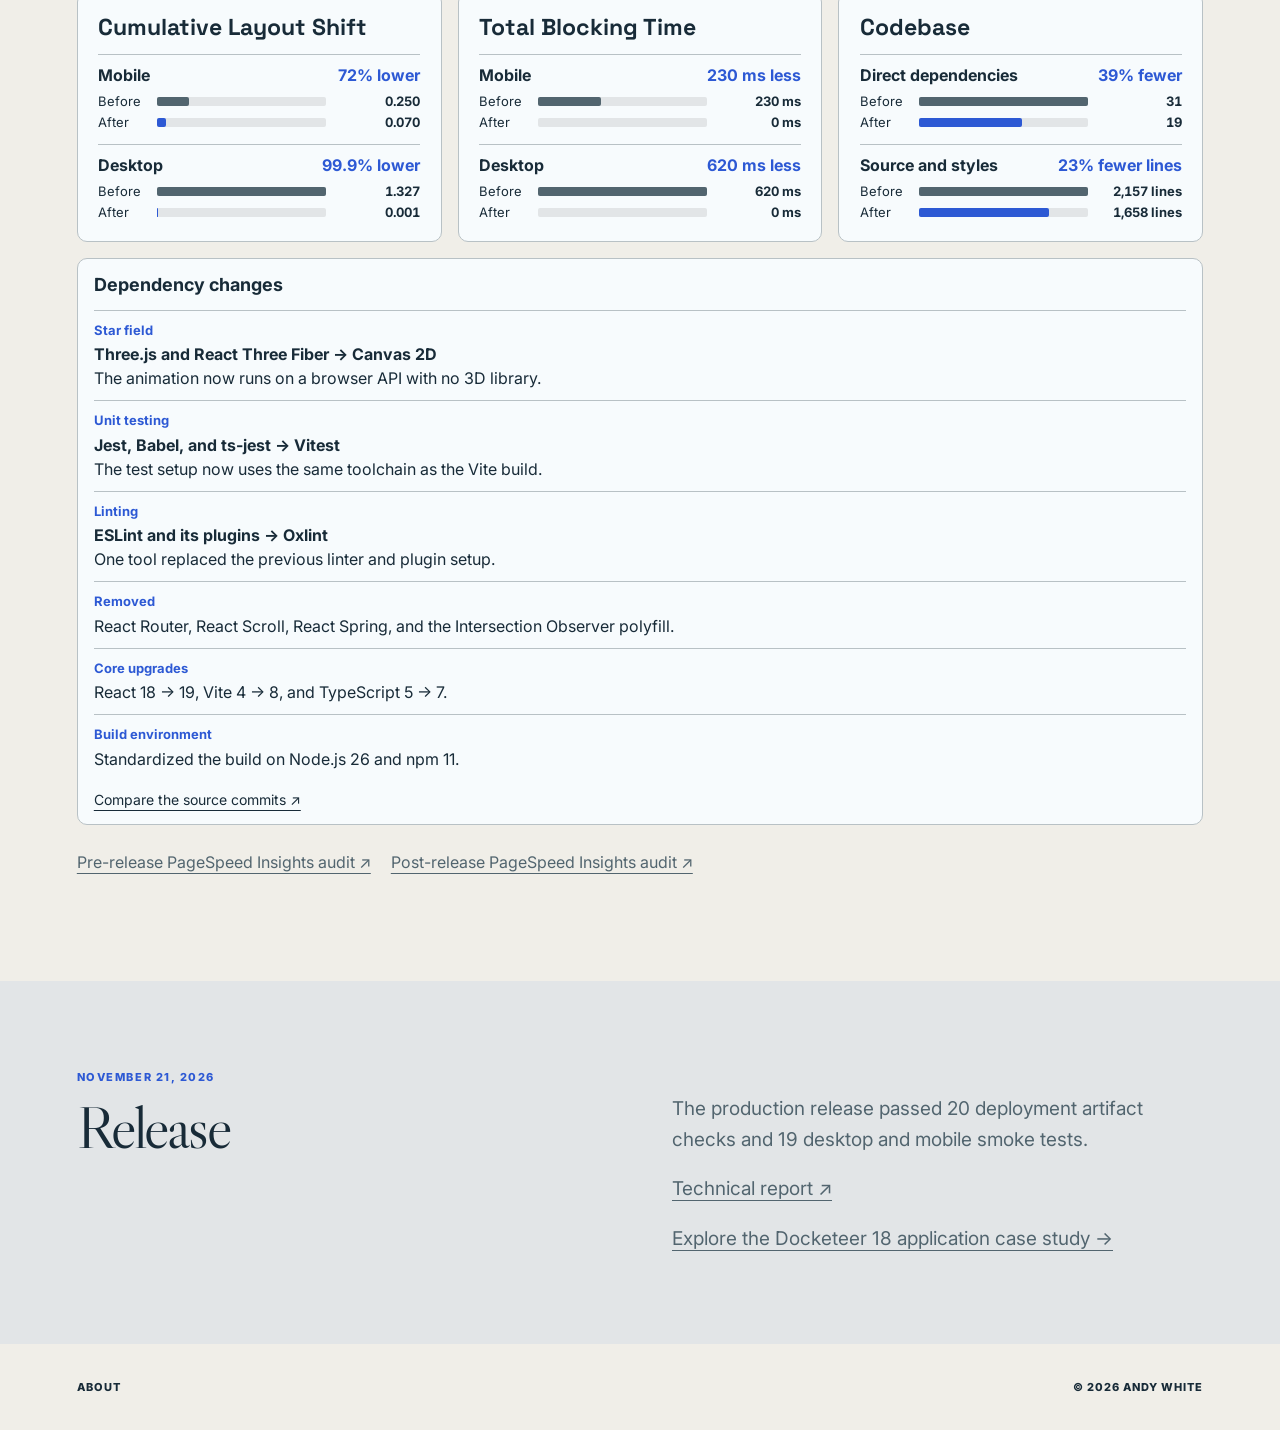
<file: projects/docketeer-website.html>
<!doctype html>
<html lang="en">
<head>
  <meta charset="utf-8">
  <meta name="viewport" content="width=device-width, initial-scale=1">
  <title>Docketeer Website Refactor | Andy White</title>
  <meta name="description" content="A frontend overhaul that cut the public Docketeer website’s initial mobile payload by 98.7% in PageSpeed Insights lab tests.">
  <meta name="theme-color" content="#081521">
  <link rel="canonical" href="https://andywhite.cv/projects/docketeer-website.html">
  <meta property="og:type" content="article">
  <meta property="og:title" content="Docketeer Website Refactor | Andy White">
  <meta property="og:description" content="Canvas motion, deferred demos, and measured performance gains on the public Docketeer website.">
  <meta property="og:url" content="https://andywhite.cv/projects/docketeer-website.html">
  <meta property="og:image" content="https://andywhite.cv/assets/projects/docketeer-website/desktop-hero-1200.webp">
  <meta property="og:image:alt" content="Docketeer website hero with a whale mascot against a star field">
  <meta name="twitter:card" content="summary_large_image">
  <link rel="icon" href="../assets/favicon.svg" type="image/svg+xml">
  <link rel="preconnect" href="https://fonts.googleapis.com">
  <link rel="preconnect" href="https://fonts.gstatic.com" crossorigin>
  <link rel="preload" as="image" href="../assets/projects/docketeer-website/desktop-hero-840.webp" imagesrcset="../assets/projects/docketeer-website/desktop-hero-480.webp 480w, ../assets/projects/docketeer-website/desktop-hero-840.webp 840w, ../assets/projects/docketeer-website/desktop-hero-1200.webp 1200w" imagesizes="(max-width: 650px) calc(100vw - 72px), (max-width: 1050px) calc(100vw - 170px), min(760px, calc(62vw - 140px))" fetchpriority="high">
  <link href="https://fonts.googleapis.com/css2?family=DM+Mono:wght@500&amp;family=Inter:wght@400;600;700;800&amp;family=Libre+Caslon+Display&amp;family=Space+Grotesk:wght@600;700&amp;display=swap" rel="stylesheet">
  <link rel="stylesheet" href="docketeer.css?v=2">
  <link rel="stylesheet" href="docketeer-website.css?v=4">
  <script src="docketeer-results.js" defer></script>
  <script src="docketeer-star-preview.js" defer></script>
</head>
<body>
  <a class="skip-link" href="#main-content">Skip to main content</a>
  <header class="case-header">
    <a class="wordmark" href="../">Andy White<span>.</span></a>
    <nav aria-label="Case study navigation"><a href="#problem">Problem</a><a href="#decisions">Refactor</a><a href="#results">Results</a></nav>
    <a class="back-link" href="../#projects">Back to portfolio</a>
  </header>

  <main id="main-content">
    <section class="case-hero">
      <div class="hero-copy">
        <p class="kicker">Open-source frontend engineering</p>
        <h1>Docketeer website refactor</h1>
        <p class="tagline">Modernizing Docketeer.io</p>
        <p class="lede">I overhauled Docketeer’s public website, updating its aging stack and reworking how it loaded and displayed demos. The refactor brought the project from <strong>31 to 19 direct dependencies</strong>. Payload fell <strong>98.7%</strong> and performance score rose <strong>104%</strong>.</p>
        <div class="hero-actions">
          <a class="button button-solid" href="https://docketeer.io/">Visit Docketeer ↗</a>
          <a class="text-link" href="https://github.com/ComfyClicks/Docketeer-Website-2024/pull/4">View merged PR #4 ↗</a>
        </div>
      </div>
      <figure class="hero-media screen-stage screen-stage-dark" id="star-preview">
        <div class="screen-frame">
          <img src="../assets/projects/docketeer-website/desktop-hero-840.webp" srcset="../assets/projects/docketeer-website/desktop-hero-480.webp 480w, ../assets/projects/docketeer-website/desktop-hero-840.webp 840w, ../assets/projects/docketeer-website/desktop-hero-1200.webp 1200w" sizes="(max-width: 650px) calc(100vw - 72px), (max-width: 1050px) calc(100vw - 170px), min(760px, calc(62vw - 140px))" width="1440" height="900" alt="Docketeer homepage with a whale in an astronaut helmet beside the introduction, against a star field" fetchpriority="high">
          <canvas class="star-preview-layer" width="720" height="450" aria-hidden="true" hidden></canvas>
          <img class="star-preview-layer" data-src="../assets/projects/docketeer-website/desktop-hero-foreground.webp" width="1200" height="750" alt="" hidden>
        </div>
      </figure>
    </section>

    <section class="story-section" id="problem">
      <div class="story-heading"><p class="kicker">The problem</p><h2>Outdated dependencies.<br> A heavy first load.<br> A shifting page.</h2></div>
      <div class="story-copy">
        <p>The site had fallen behind on dependencies, and its legacy build and test setup had failing checks. Large videos downloaded before visitors needed them, pushing the initial mobile payload above 16,000 KiB. Page elements shifted while loading, mobile navigation was broken, and keyboard focus was unreliable. Before the release, the live site scored 75 on mobile and 49 on desktop out of 100 for performance in PageSpeed Insights.</p>
      </div>
    </section>

    <section class="story-section refactor-section" id="decisions" aria-labelledby="refactor-title">
      <div class="story-heading"><p class="kicker">Site modernization</p><h2 id="refactor-title">What changed</h2></div>
      <div class="story-copy">
        <p>Docketeer’s website now loads with far less data and is easier to use on mobile or with a keyboard. A lighter Canvas backdrop and optimized images reduce the work of loading the page. Demo videos wait until needed, and the player reserves space so the page stays steady as media loads. I repaired the mobile menu, section links, and keyboard focus, and added controls for playback and motion.</p>
        <p>I updated React, Vite, and TypeScript, cut direct dependencies from 31 to 19, and reduced source and styles by 23% by consolidating shared code and simplifying stylesheets. I added unit and browser tests, GitHub Actions build checks, and production verification, and updated search and sharing metadata, the sitemap, and security headers.</p>
      </div>
      <figure class="feature-card refactor-demo">
        <video controls playsinline loading="lazy" preload="none" width="1280" height="720" poster="../assets/projects/docketeer-website/demo-walkthrough-poster.webp" aria-label="Docketeer walkthrough showing how to select, play, and stop demos">
          <source src="../assets/projects/docketeer-website/demo-walkthrough-hevc.mp4" type='video/mp4; codecs="hvc1.1.6.L93.90"'>
          <source src="../assets/projects/docketeer-website/demo-walkthrough.mp4" type='video/mp4; codecs="avc1.64001f"'>
          <a href="../assets/projects/docketeer-website/demo-walkthrough.mp4">Open the demo walkthrough</a>
        </video>
      </figure>
    </section>

    <section class="release-section" id="results">
      <div class="section-title"><p class="kicker">Measured results</p><h2>Smaller loads. Less layout shift.</h2></div>
      <div class="results-tabs" role="tablist" aria-label="Ways to view the measured results" hidden>
        <button type="button" role="tab" id="results-bars-tab" aria-selected="true" aria-controls="results-bars">Before &amp; after</button>
        <button type="button" role="tab" id="results-change-tab" aria-selected="false" aria-controls="results-change" tabindex="-1">Change</button>
        <button type="button" role="tab" id="results-table-tab" aria-selected="false" aria-controls="results-table" tabindex="-1">Data table</button>
      </div>
      <div id="results-bars" class="results-grid">
        <article class="metric-chart">
          <h3>Performance score</h3>
          <div class="metric-device">
            <h4>Mobile <span>+24 points</span></h4>
            <dl>
              <div class="metric-row before"><dt>Before</dt><dd><span class="metric-track" aria-hidden="true"><span style="--bar-width: 75.0000%"></span></span><span class="metric-value">75 / 100</span></dd></div>
              <div class="metric-row after"><dt>After</dt><dd><span class="metric-track" aria-hidden="true"><span style="--bar-width: 99.0000%"></span></span><span class="metric-value">99 / 100</span></dd></div>
            </dl>
          </div>
          <div class="metric-device">
            <h4>Desktop <span>+51 points</span></h4>
            <dl>
              <div class="metric-row before"><dt>Before</dt><dd><span class="metric-track" aria-hidden="true"><span style="--bar-width: 49.0000%"></span></span><span class="metric-value">49 / 100</span></dd></div>
              <div class="metric-row after"><dt>After</dt><dd><span class="metric-track" aria-hidden="true"><span style="--bar-width: 100.0000%"></span></span><span class="metric-value">100 / 100</span></dd></div>
            </dl>
          </div>
        </article>
        <article class="metric-chart">
          <h3>Initial network payload</h3>
          <div class="metric-device">
            <h4>Mobile <span>98.7% smaller</span></h4>
            <dl>
              <div class="metric-row before"><dt>Before</dt><dd><span class="metric-track" aria-hidden="true"><span style="--bar-width: 100.0000%"></span></span><span class="metric-value">16,438 KiB</span></dd></div>
              <div class="metric-row after"><dt>After</dt><dd><span class="metric-track" aria-hidden="true"><span style="--bar-width: 1.3262%"></span></span><span class="metric-value">218 KiB</span></dd></div>
            </dl>
          </div>
          <div class="metric-device">
            <h4>Desktop <span>97.3% smaller</span></h4>
            <dl>
              <div class="metric-row before"><dt>Before</dt><dd><span class="metric-track" aria-hidden="true"><span style="--bar-width: 49.4707%"></span></span><span class="metric-value">8,132 KiB</span></dd></div>
              <div class="metric-row after"><dt>After</dt><dd><span class="metric-track" aria-hidden="true"><span style="--bar-width: 1.3201%"></span></span><span class="metric-value">217 KiB</span></dd></div>
            </dl>
          </div>
        </article>
        <article class="metric-chart">
          <h3>Largest Contentful Paint</h3>
          <div class="metric-device">
            <h4>Mobile <span>25% less time</span></h4>
            <dl>
              <div class="metric-row before"><dt>Before</dt><dd><span class="metric-track" aria-hidden="true"><span style="--bar-width: 100.0000%"></span></span><span class="metric-value">2.4 s</span></dd></div>
              <div class="metric-row after"><dt>After</dt><dd><span class="metric-track" aria-hidden="true"><span style="--bar-width: 75.0000%"></span></span><span class="metric-value">1.8 s</span></dd></div>
            </dl>
          </div>
          <div class="metric-device">
            <h4>Desktop <span>56% less time</span></h4>
            <dl>
              <div class="metric-row before"><dt>Before</dt><dd><span class="metric-track" aria-hidden="true"><span style="--bar-width: 37.5000%"></span></span><span class="metric-value">0.9 s</span></dd></div>
              <div class="metric-row after"><dt>After</dt><dd><span class="metric-track" aria-hidden="true"><span style="--bar-width: 16.6667%"></span></span><span class="metric-value">0.4 s</span></dd></div>
            </dl>
          </div>
        </article>
        <article class="metric-chart">
          <h3>Cumulative Layout Shift</h3>
          <div class="metric-device">
            <h4>Mobile <span>72% lower</span></h4>
            <dl>
              <div class="metric-row before"><dt>Before</dt><dd><span class="metric-track" aria-hidden="true"><span style="--bar-width: 18.8395%"></span></span><span class="metric-value">0.250</span></dd></div>
              <div class="metric-row after"><dt>After</dt><dd><span class="metric-track" aria-hidden="true"><span style="--bar-width: 5.2751%"></span></span><span class="metric-value">0.070</span></dd></div>
            </dl>
          </div>
          <div class="metric-device">
            <h4>Desktop <span>99.9% lower</span></h4>
            <dl>
              <div class="metric-row before"><dt>Before</dt><dd><span class="metric-track" aria-hidden="true"><span style="--bar-width: 100.0000%"></span></span><span class="metric-value">1.327</span></dd></div>
              <div class="metric-row after"><dt>After</dt><dd><span class="metric-track" aria-hidden="true"><span style="--bar-width: 0.0754%"></span></span><span class="metric-value">0.001</span></dd></div>
            </dl>
          </div>
        </article>
        <article class="metric-chart">
          <h3>Total Blocking Time</h3>
          <div class="metric-device">
            <h4>Mobile <span>230 ms less</span></h4>
            <dl>
              <div class="metric-row before"><dt>Before</dt><dd><span class="metric-track" aria-hidden="true"><span style="--bar-width: 37.0968%"></span></span><span class="metric-value">230 ms</span></dd></div>
              <div class="metric-row after"><dt>After</dt><dd><span class="metric-track" aria-hidden="true"><span style="--bar-width: 0%"></span></span><span class="metric-value">0 ms</span></dd></div>
            </dl>
          </div>
          <div class="metric-device">
            <h4>Desktop <span>620 ms less</span></h4>
            <dl>
              <div class="metric-row before"><dt>Before</dt><dd><span class="metric-track" aria-hidden="true"><span style="--bar-width: 100%"></span></span><span class="metric-value">620 ms</span></dd></div>
              <div class="metric-row after"><dt>After</dt><dd><span class="metric-track" aria-hidden="true"><span style="--bar-width: 0%"></span></span><span class="metric-value">0 ms</span></dd></div>
            </dl>
          </div>
        </article>
        <article class="metric-chart">
          <h3>Codebase</h3>
          <div class="metric-device">
            <h4>Direct dependencies <span>39% fewer</span></h4>
            <dl>
              <div class="metric-row before"><dt>Before</dt><dd><span class="metric-track" aria-hidden="true"><span style="--bar-width: 100%"></span></span><span class="metric-value">31</span></dd></div>
              <div class="metric-row after"><dt>After</dt><dd><span class="metric-track" aria-hidden="true"><span style="--bar-width: 61.2903%"></span></span><span class="metric-value">19</span></dd></div>
            </dl>
          </div>
          <div class="metric-device">
            <h4>Source and styles <span>23% fewer lines</span></h4>
            <dl>
              <div class="metric-row before"><dt>Before</dt><dd><span class="metric-track" aria-hidden="true"><span style="--bar-width: 100%"></span></span><span class="metric-value">2,157 lines</span></dd></div>
              <div class="metric-row after"><dt>After</dt><dd><span class="metric-track" aria-hidden="true"><span style="--bar-width: 76.8660%"></span></span><span class="metric-value">1,658 lines</span></dd></div>
            </dl>
          </div>
        </article>
      </div>
      <div id="results-change" role="tabpanel" aria-labelledby="results-change-tab" hidden></div>
      <div id="results-table" role="tabpanel" aria-labelledby="results-table-tab" hidden></div>
      <section class="dependency-changes" aria-labelledby="dependency-changes-title">
        <h3 id="dependency-changes-title">Dependency changes</h3>
        <dl>
          <div><dt>Star field</dt><dd><strong>Three.js and React Three Fiber → Canvas 2D</strong><br>The animation now runs on a browser API with no 3D library.</dd></div>
          <div><dt>Unit testing</dt><dd><strong>Jest, Babel, and ts-jest → Vitest</strong><br>The test setup now uses the same toolchain as the Vite build.</dd></div>
          <div><dt>Linting</dt><dd><strong>ESLint and its plugins → Oxlint</strong><br>One tool replaced the previous linter and plugin setup.</dd></div>
          <div><dt>Removed</dt><dd>React Router, React Scroll, React Spring, and the Intersection Observer polyfill.</dd></div>
          <div><dt>Core upgrades</dt><dd>React 18 → 19, Vite 4 → 8, and TypeScript 5 → 7.</dd></div>
          <div><dt>Build environment</dt><dd>Standardized the build on Node.js 26 and npm 11.</dd></div>
        </dl>
        <p><a href="https://github.com/ComfyClicks/Docketeer-Website-2024/compare/22d612c...39eaf7d">Compare the source commits ↗</a></p>
      </section>
      <div class="results-source">
        <p><a href="https://pagespeed.web.dev/analysis/https-docketeer-io/i0lpiykegx?form_factor=mobile">Pre-release PageSpeed Insights audit ↗</a> <a href="https://pagespeed.web.dev/analysis/https-docketeer-io/4vt9sbw5yz?form_factor=desktop">Post-release PageSpeed Insights audit ↗</a></p>
      </div>
    </section>

    <section class="story-section release-story">
      <div class="story-heading"><p class="kicker"><time datetime="2026-11-21">November 21, 2026</time></p><h2>Release</h2></div>
      <div class="story-copy">
        <p>The production release passed 20 deployment artifact checks and 19 desktop and mobile smoke tests.</p>
        <p><a href="https://github.com/ComfyClicks/Docketeer-Website-2024/blob/master/docs/2026-REFACTOR.md">Technical report ↗</a></p>
        <p><a href="docketeer.html">Explore the Docketeer 18 application case study →</a></p>
      </div>
    </section>
  </main>

  <footer><a href="../about.html">About</a><span>© 2026 Andy White</span></footer>
</body>
</html>
</file>
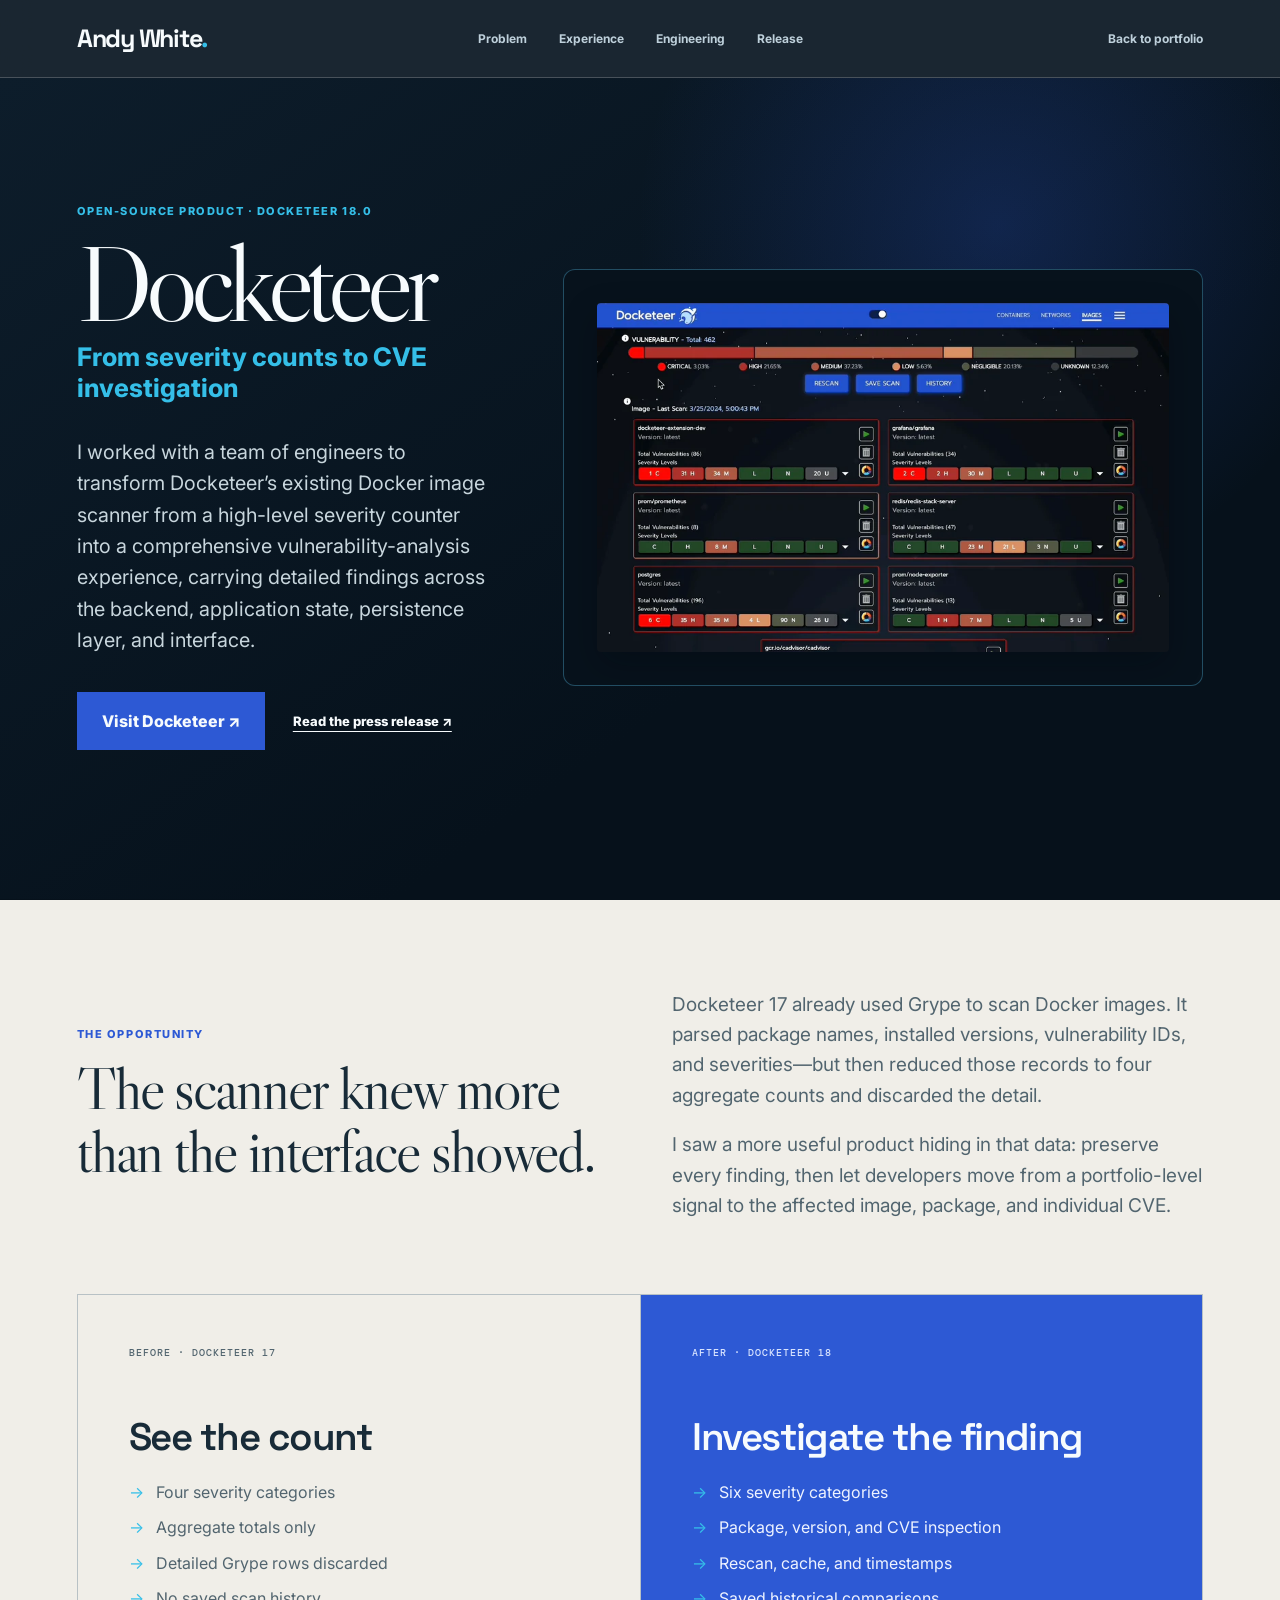
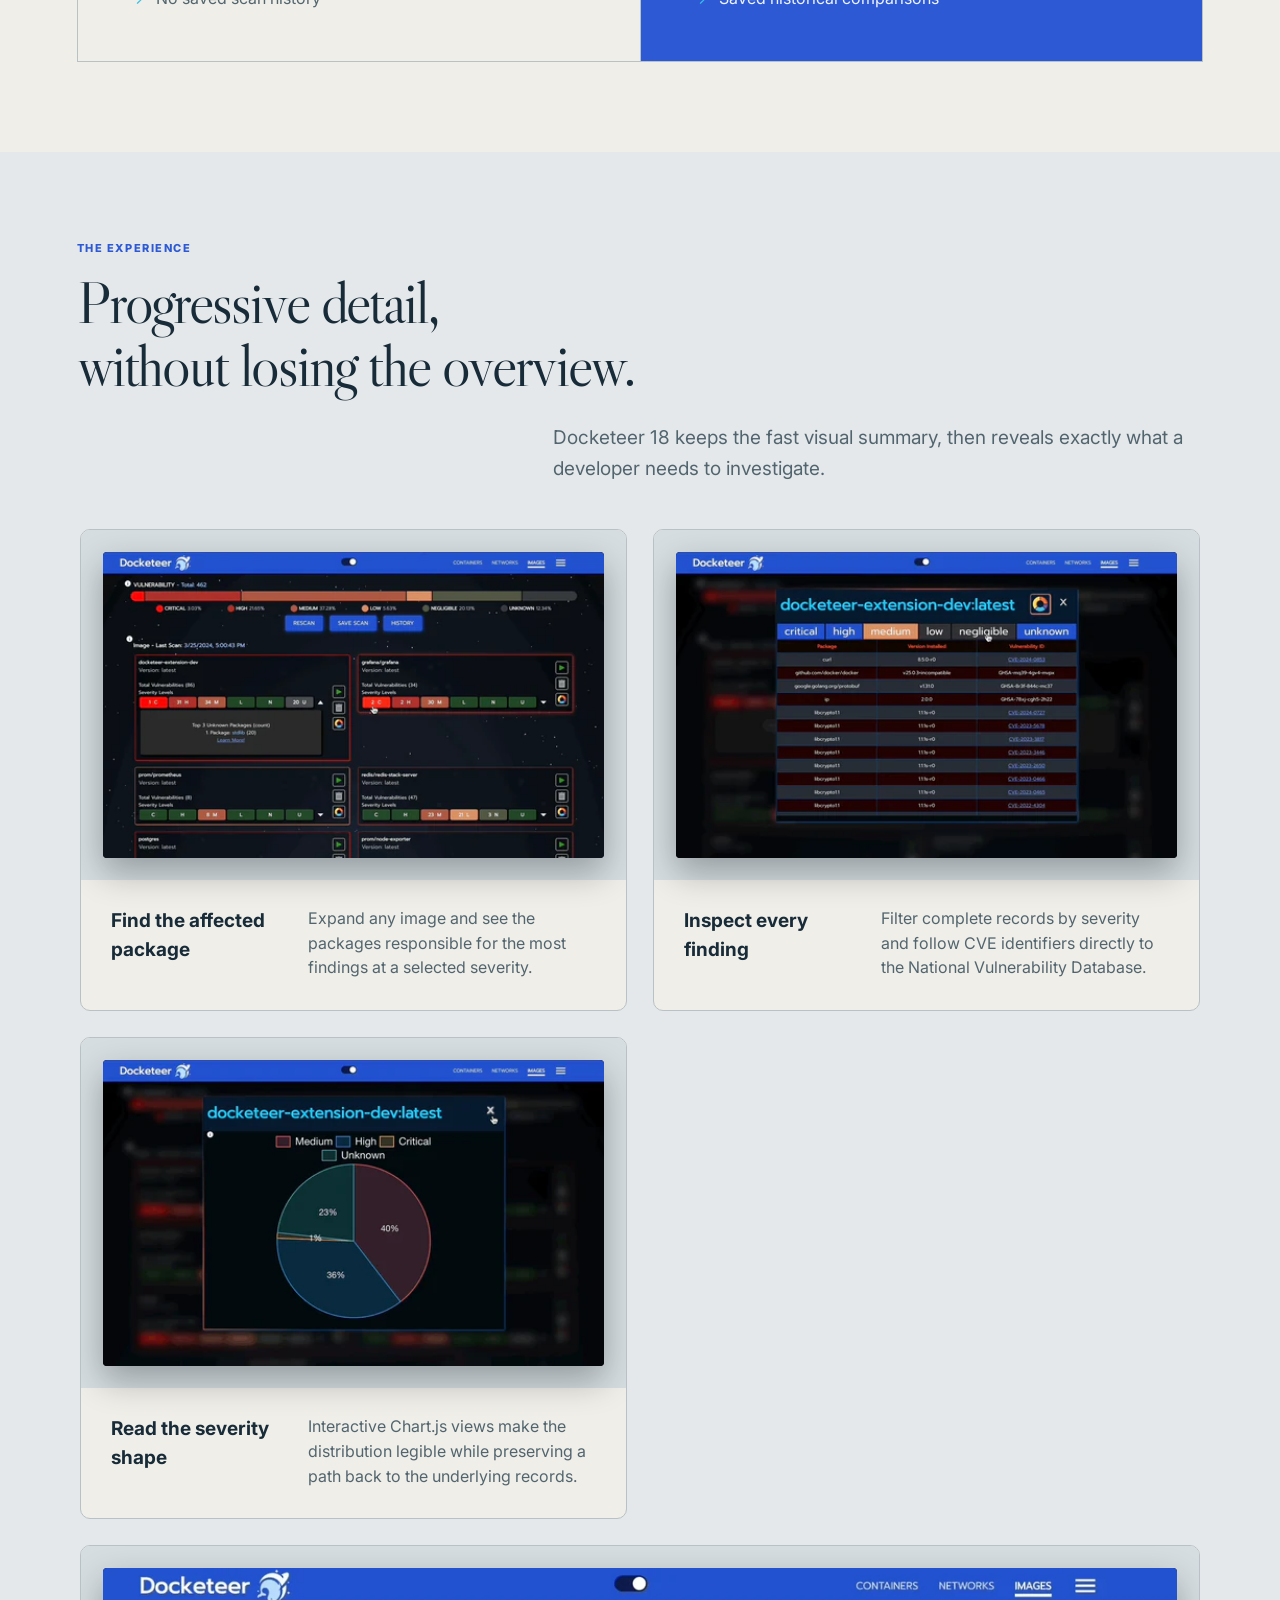
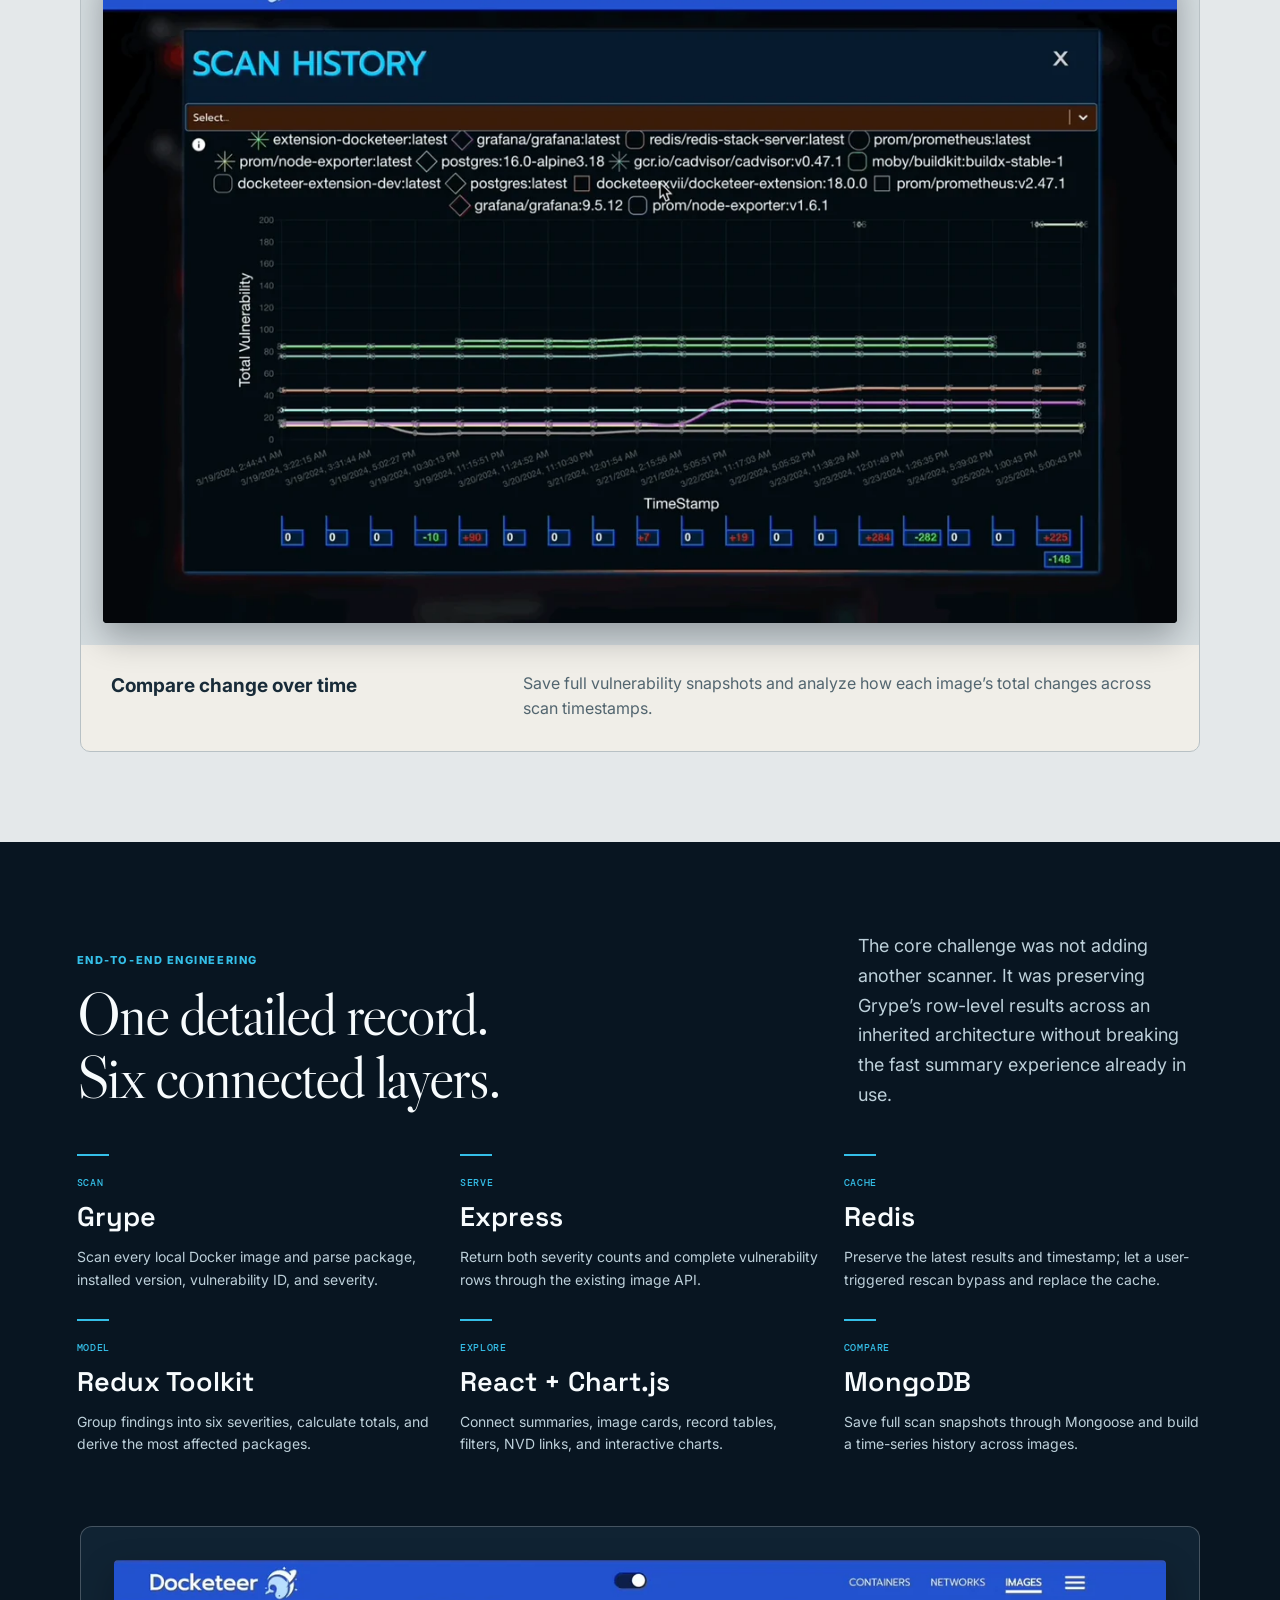
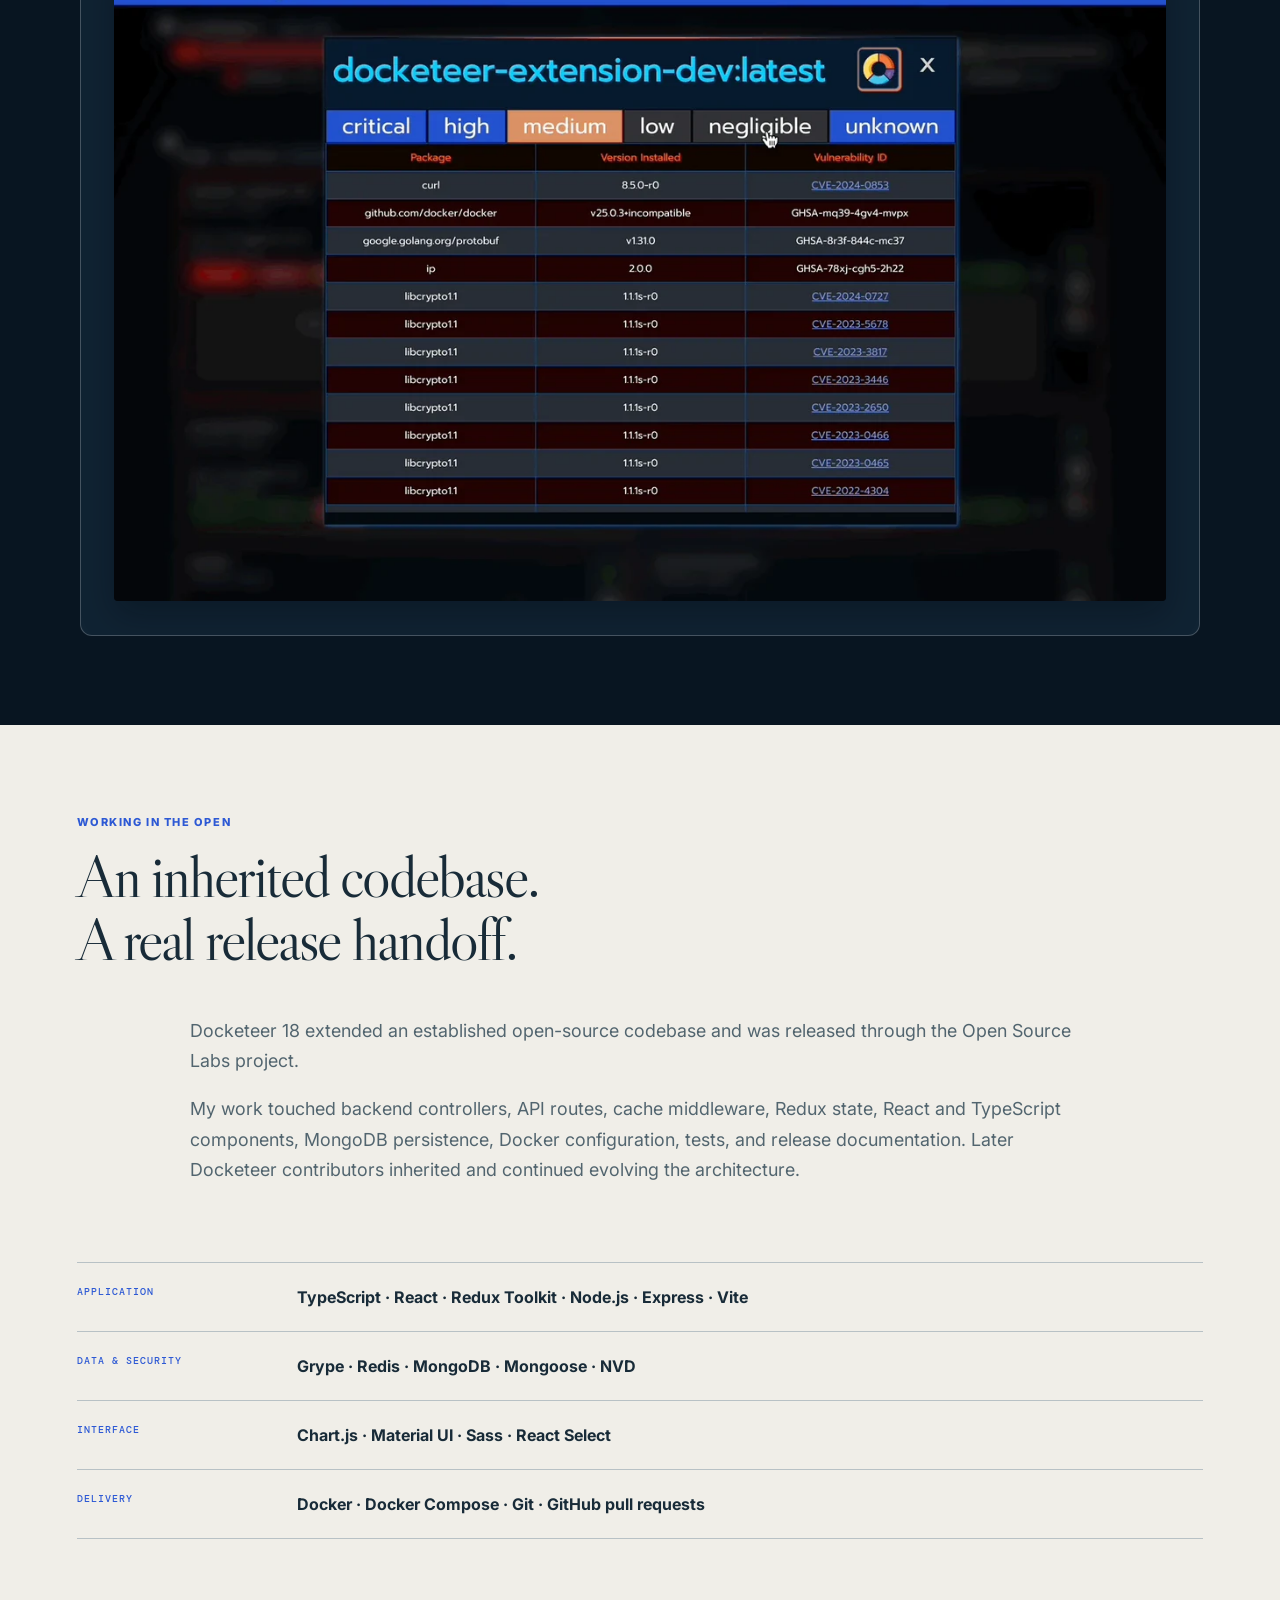
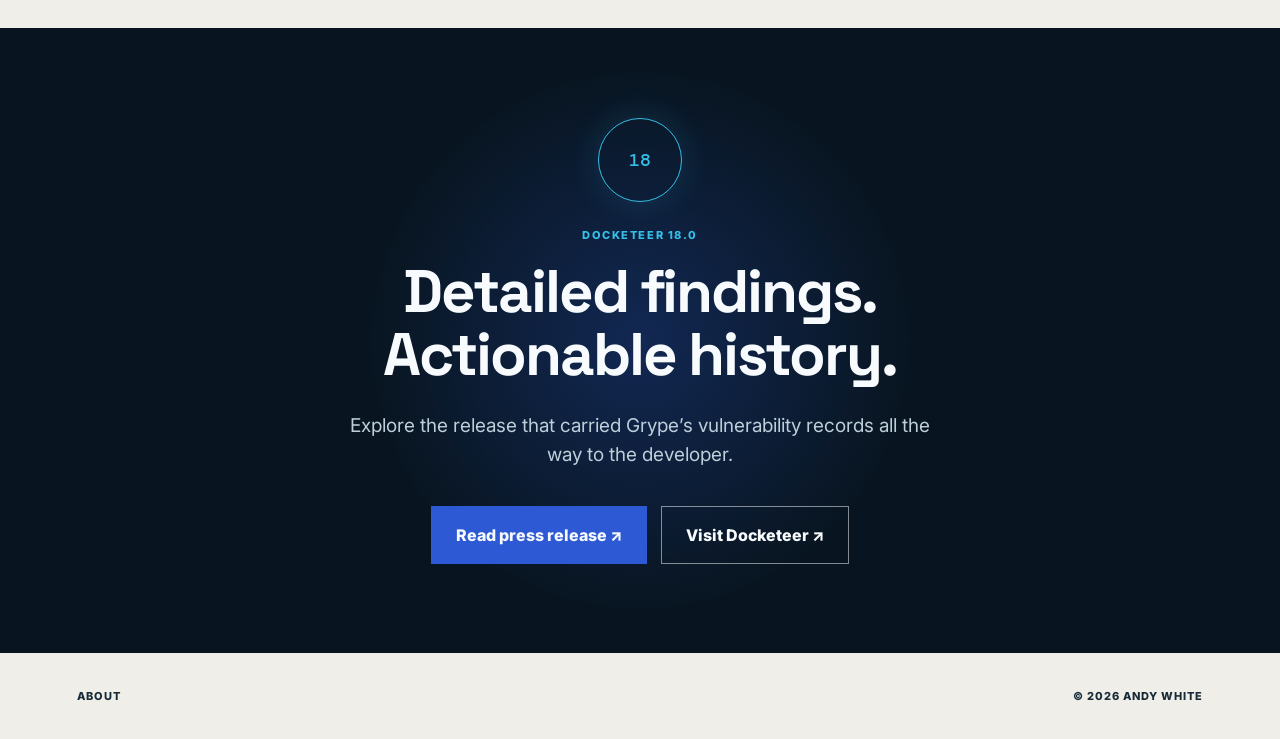
<file: projects/docketeer.html>
<!doctype html>
<html lang="en">
<head>
  <meta charset="utf-8">
  <meta name="viewport" content="width=device-width, initial-scale=1">
  <title>Docketeer 18 | Open-Source Case Study by Andy White</title>
  <meta name="description" content="How Andy White expanded Docketeer 18 from aggregate vulnerability counts into an interactive CVE investigation and scan-history workflow.">
  <meta name="theme-color" content="#081521">
  <link rel="canonical" href="https://andywhite.cv/projects/docketeer.html">
  <meta property="og:type" content="article">
  <meta property="og:title" content="Docketeer 18 | Open-Source Case Study by Andy White">
  <meta property="og:description" content="Turning an existing Grype scanner into an end-to-end vulnerability investigation experience.">
  <meta property="og:url" content="https://andywhite.cv/projects/docketeer.html">
  <meta property="og:image" content="https://andywhite.cv/assets/projects/docketeer/vulnerability-overview.webp">
  <meta property="og:image:alt" content="Docketeer 18 image vulnerability overview with six severity levels">
  <meta name="twitter:card" content="summary_large_image">
  <link rel="icon" href="../assets/favicon.svg" type="image/svg+xml">
  <link rel="preconnect" href="https://fonts.googleapis.com">
  <link rel="preconnect" href="https://fonts.gstatic.com" crossorigin>
  <link rel="preload" as="image" href="../assets/projects/docketeer/vulnerability-overview-840.webp" imagesrcset="../assets/projects/docketeer/vulnerability-overview-480.webp 480w, ../assets/projects/docketeer/vulnerability-overview-840.webp 840w, ../assets/projects/docketeer/vulnerability-overview-1200.webp 1200w" imagesizes="(max-width: 650px) calc(100vw - 72px), (max-width: 1050px) calc(100vw - 170px), min(760px, calc(62vw - 140px))" fetchpriority="high">
  <link href="https://fonts.googleapis.com/css2?family=DM+Mono:wght@500&amp;family=Inter:wght@400;600;700;800&amp;family=Libre+Caslon+Display&amp;family=Space+Grotesk:wght@600;700&amp;display=swap" rel="stylesheet">
  <link rel="stylesheet" href="docketeer.css?v=2">
  <link rel="stylesheet" href="short-rules.css?v=20261121">
  <script src="docketeer-gallery.js?v=2" defer></script>
</head>
<body>
  <a class="skip-link" href="#main-content">Skip to main content</a>
  <header class="case-header">
    <a class="wordmark" href="../">Andy White<span>.</span></a>
    <nav aria-label="Case study navigation"><a href="#problem">Problem</a><a href="#experience">Experience</a><a href="#engineering">Engineering</a><a href="#release">Release</a></nav>
    <a class="back-link" href="../#projects">Back to portfolio</a>
  </header>

  <main id="main-content">
    <section class="case-hero">
      <div class="hero-copy">
        <p class="kicker">Open-source product · Docketeer 18.0</p>
        <h1>Docketeer</h1>
        <p class="tagline">From severity counts to CVE investigation</p>
        <p class="lede">I worked with a team of engineers to transform Docketeer’s existing Docker image scanner from a high-level severity counter into a comprehensive vulnerability-analysis experience, carrying detailed findings across the backend, application state, persistence layer, and interface.</p>
        <div class="hero-actions"><a class="button button-solid" href="https://docketeer.io" target="_blank" rel="noopener noreferrer">Visit Docketeer ↗</a><a class="text-link" href="https://medium.com/@docketeer/announcing-docketeer-18-0-a-whale-of-an-improvement-67282fbbbe61" target="_blank" rel="noopener noreferrer">Read the press release ↗</a></div>
      </div>
      <figure class="hero-media screen-stage screen-stage-dark"><button class="screen-frame screenshot-trigger" type="button" data-gallery-index="0" aria-label="Open the Docketeer screenshot gallery at the vulnerability overview"><span class="screen-chrome" aria-hidden="true"><i></i><i></i><i></i></span><img src="../assets/projects/docketeer/vulnerability-overview-840.webp" srcset="../assets/projects/docketeer/vulnerability-overview-480.webp 480w, ../assets/projects/docketeer/vulnerability-overview-840.webp 840w, ../assets/projects/docketeer/vulnerability-overview-1200.webp 1200w" sizes="(max-width: 650px) calc(100vw - 72px), (max-width: 1050px) calc(100vw - 170px), min(760px, calc(62vw - 140px))" width="1456" height="888" alt="Docketeer image vulnerability dashboard showing aggregate totals and six severity levels" fetchpriority="high"></button></figure>
    </section>

    <section class="story-section" id="problem">
      <div class="story-heading"><p class="kicker">The opportunity</p><h2>The scanner knew more than the interface showed.</h2></div>
      <div class="story-copy">
        <p>Docketeer 17 already used Grype to scan Docker images. It parsed package names, installed versions, vulnerability IDs, and severities—but then reduced those records to four aggregate counts and discarded the detail.</p>
        <p>I saw a more useful product hiding in that data: preserve every finding, then let developers move from a portfolio-level signal to the affected image, package, and individual CVE.</p>
      </div>
      <div class="before-after" aria-label="Docketeer vulnerability experience before and after version 18">
        <article><p class="comparison-label">Before · Docketeer 17</p><h3>See the count</h3><ul><li>Four severity categories</li><li>Aggregate totals only</li><li>Detailed Grype rows discarded</li><li>No saved scan history</li></ul></article>
        <article class="after-card"><p class="comparison-label">After · Docketeer 18</p><h3>Investigate the finding</h3><ul><li>Six severity categories</li><li>Package, version, and CVE inspection</li><li>Rescan, cache, and timestamps</li><li>Saved historical comparisons</li></ul></article>
      </div>
    </section>

    <section class="experience-section" id="experience">
      <div class="section-title"><p class="kicker">The experience</p><h2>Progressive detail,<br>without losing the overview.</h2><p>Docketeer 18 keeps the fast visual summary, then reveals exactly what a developer needs to investigate.</p></div>
      <div class="feature-grid">
        <figure class="feature-card"><div class="screen-stage"><button class="screen-frame screenshot-trigger" type="button" data-gallery-index="1" aria-label="Open the Docketeer screenshot gallery at the affected-package summary"><span class="screen-chrome" aria-hidden="true"><i></i><i></i><i></i></span><img src="../assets/projects/docketeer/package-summary-480.webp" srcset="../assets/projects/docketeer/package-summary-480.webp 480w, ../assets/projects/docketeer/package-summary-840.webp 840w, ../assets/projects/docketeer/package-summary-1200.webp 1200w" sizes="(max-width: 650px) calc(100vw - 72px), min(480px, calc((100vw - 235px) * .5))" width="1456" height="888" alt="Expanded Docketeer image card showing the most affected package" loading="lazy"></button></div><figcaption><strong>Find the affected package</strong><span>Expand any image and see the packages responsible for the most findings at a selected severity.</span></figcaption></figure>
        <figure class="feature-card"><div class="screen-stage"><button class="screen-frame screenshot-trigger" type="button" data-gallery-index="2" aria-label="Open the Docketeer screenshot gallery at the individual CVE explorer"><span class="screen-chrome" aria-hidden="true"><i></i><i></i><i></i></span><img src="../assets/projects/docketeer/cve-explorer-480.webp" srcset="../assets/projects/docketeer/cve-explorer-480.webp 480w, ../assets/projects/docketeer/cve-explorer-840.webp 840w, ../assets/projects/docketeer/cve-explorer-1200.webp 1200w" sizes="(max-width: 650px) calc(100vw - 72px), min(480px, calc((100vw - 235px) * .5))" width="1456" height="888" alt="Docketeer CVE explorer with severity filters, affected packages, installed versions, and NVD-linked vulnerability IDs" loading="lazy"></button></div><figcaption><strong>Inspect every finding</strong><span>Filter complete records by severity and follow CVE identifiers directly to the National Vulnerability Database.</span></figcaption></figure>
        <figure class="feature-card"><div class="screen-stage"><button class="screen-frame screenshot-trigger" type="button" data-gallery-index="3" aria-label="Open the Docketeer screenshot gallery at the severity chart"><span class="screen-chrome" aria-hidden="true"><i></i><i></i><i></i></span><img src="../assets/projects/docketeer/severity-chart-480.webp" srcset="../assets/projects/docketeer/severity-chart-480.webp 480w, ../assets/projects/docketeer/severity-chart-840.webp 840w, ../assets/projects/docketeer/severity-chart-1200.webp 1200w" sizes="(max-width: 650px) calc(100vw - 72px), min(480px, calc((100vw - 235px) * .5))" width="1456" height="888" alt="Docketeer pie chart visualizing a Docker image's vulnerability severity distribution" loading="lazy"></button></div><figcaption><strong>Read the severity shape</strong><span>Interactive Chart.js views make the distribution legible while preserving a path back to the underlying records.</span></figcaption></figure>
        <figure class="feature-card feature-card-wide"><div class="screen-stage"><button class="screen-frame screenshot-trigger" type="button" data-gallery-index="4" aria-label="Open the Docketeer screenshot gallery at saved scan history"><span class="screen-chrome" aria-hidden="true"><i></i><i></i><i></i></span><img src="../assets/projects/docketeer/scan-history-840.webp" srcset="../assets/projects/docketeer/scan-history-480.webp 480w, ../assets/projects/docketeer/scan-history-840.webp 840w, ../assets/projects/docketeer/scan-history-1200.webp 1200w" sizes="(max-width: 650px) calc(100vw - 72px), min(1050px, calc(100vw - 165px))" width="1456" height="888" alt="Docketeer scan-history chart comparing image vulnerability totals across saved timestamps" loading="lazy"></button></div><figcaption><strong>Compare change over time</strong><span>Save full vulnerability snapshots and analyze how each image’s total changes across scan timestamps.</span></figcaption></figure>
      </div>
    </section>

    <section class="engineering-section" id="engineering">
      <div class="section-title section-title-light"><div><p class="kicker">End-to-end engineering</p><h2>One detailed record.<br>Six connected layers.</h2></div><p>The core challenge was not adding another scanner. It was preserving Grype’s row-level results across an inherited architecture without breaking the fast summary experience already in use.</p></div>
      <ol class="system-flow short-rule-grid" role="list">
        <li><span>Scan</span><strong>Grype</strong><p>Scan every local Docker image and parse package, installed version, vulnerability ID, and severity.</p></li>
        <li><span>Serve</span><strong>Express</strong><p>Return both severity counts and complete vulnerability rows through the existing image API.</p></li>
        <li><span>Cache</span><strong>Redis</strong><p>Preserve the latest results and timestamp; let a user-triggered rescan bypass and replace the cache.</p></li>
        <li><span>Model</span><strong>Redux Toolkit</strong><p>Group findings into six severities, calculate totals, and derive the most affected packages.</p></li>
        <li><span>Explore</span><strong>React + Chart.js</strong><p>Connect summaries, image cards, record tables, filters, NVD links, and interactive charts.</p></li>
        <li><span>Compare</span><strong>MongoDB</strong><p>Save full scan snapshots through Mongoose and build a time-series history across images.</p></li>
      </ol>
      <figure class="engineering-media screen-stage"><button class="screen-frame screenshot-trigger" type="button" data-gallery-index="2" aria-label="Open the Docketeer screenshot gallery at the detailed data carried through the pipeline"><span class="screen-chrome" aria-hidden="true"><i></i><i></i><i></i></span><img src="../assets/projects/docketeer/cve-explorer-840.webp" srcset="../assets/projects/docketeer/cve-explorer-480.webp 480w, ../assets/projects/docketeer/cve-explorer-840.webp 840w, ../assets/projects/docketeer/cve-explorer-1200.webp 1200w" sizes="(max-width: 650px) calc(100vw - 72px), min(1050px, calc(100vw - 165px))" width="1456" height="888" alt="Detailed vulnerability records delivered by the Docketeer 18 data pipeline" loading="lazy"></button></figure>
    </section>

    <section class="release-section" id="release">
      <div class="section-title"><p class="kicker">Working in the open</p><h2>An inherited codebase.<br>A real release handoff.</h2></div>
      <div class="release-layout">
        <div class="release-copy"><p>Docketeer 18 extended an established open-source codebase and was released through the Open Source Labs project.</p><p>My work touched backend controllers, API routes, cache middleware, Redux state, React and TypeScript components, MongoDB persistence, Docker configuration, tests, and release documentation. Later Docketeer contributors inherited and continued evolving the architecture.</p></div>
      </div>
      <dl class="technology-list"><div><dt>Application</dt><dd>TypeScript · React · Redux Toolkit · Node.js · Express · Vite</dd></div><div><dt>Data &amp; security</dt><dd>Grype · Redis · MongoDB · Mongoose · NVD</dd></div><div><dt>Interface</dt><dd>Chart.js · Material UI · Sass · React Select</dd></div><div><dt>Delivery</dt><dd>Docker · Docker Compose · Git · GitHub pull requests</dd></div></dl>
    </section>

    <section class="case-closing"><div class="closing-mark" aria-hidden="true">18</div><p class="kicker">Docketeer 18.0</p><h2>Detailed findings.<br>Actionable history.</h2><p>Explore the release that carried Grype’s vulnerability records all the way to the developer.</p><div class="closing-actions"><a class="button button-solid" href="https://medium.com/@docketeer/announcing-docketeer-18-0-a-whale-of-an-improvement-67282fbbbe61" target="_blank" rel="noopener noreferrer">Read press release ↗</a><a class="button button-ghost" href="https://docketeer.io" target="_blank" rel="noopener noreferrer">Visit Docketeer ↗</a></div></section>
  </main>

  <dialog class="gallery-modal" id="docketeer-gallery" aria-labelledby="gallery-title">
    <header class="gallery-header"><div><p>Docketeer 18 product gallery</p><h2 id="gallery-title">Explore the vulnerability workflow</h2></div><button class="gallery-close" type="button">Close</button></header>
    <div class="gallery-stage">
      <figure class="gallery-item is-active"><img data-src="../assets/projects/docketeer/vulnerability-overview.webp" width="1456" height="888" alt="Docketeer vulnerability overview"><figcaption>Vulnerability overview</figcaption></figure>
      <figure class="gallery-item" hidden><img data-src="../assets/projects/docketeer/package-summary.webp" width="1456" height="888" alt="Docketeer affected-package summary"><figcaption>Affected-package summary</figcaption></figure>
      <figure class="gallery-item" hidden><img data-src="../assets/projects/docketeer/cve-explorer.webp" width="1456" height="888" alt="Docketeer CVE explorer"><figcaption>Individual CVE explorer</figcaption></figure>
      <figure class="gallery-item" hidden><img data-src="../assets/projects/docketeer/severity-chart.webp" width="1456" height="888" alt="Docketeer image severity chart"><figcaption>Per-image severity visualization</figcaption></figure>
      <figure class="gallery-item" hidden><img data-src="../assets/projects/docketeer/scan-history.webp" width="1456" height="888" alt="Docketeer scan-history comparison"><figcaption>Saved scan history</figcaption></figure>
    </div>
    <nav class="gallery-controls" aria-label="Screenshot carousel controls"><button class="gallery-previous" type="button">← Previous</button><span class="gallery-counter" aria-live="polite">1 / 5</span><button class="gallery-next" type="button">Next →</button></nav>
  </dialog>

  <footer><a href="../about.html">About</a><span>© 2026 Andy White</span></footer>
</body>
</html>
</file>
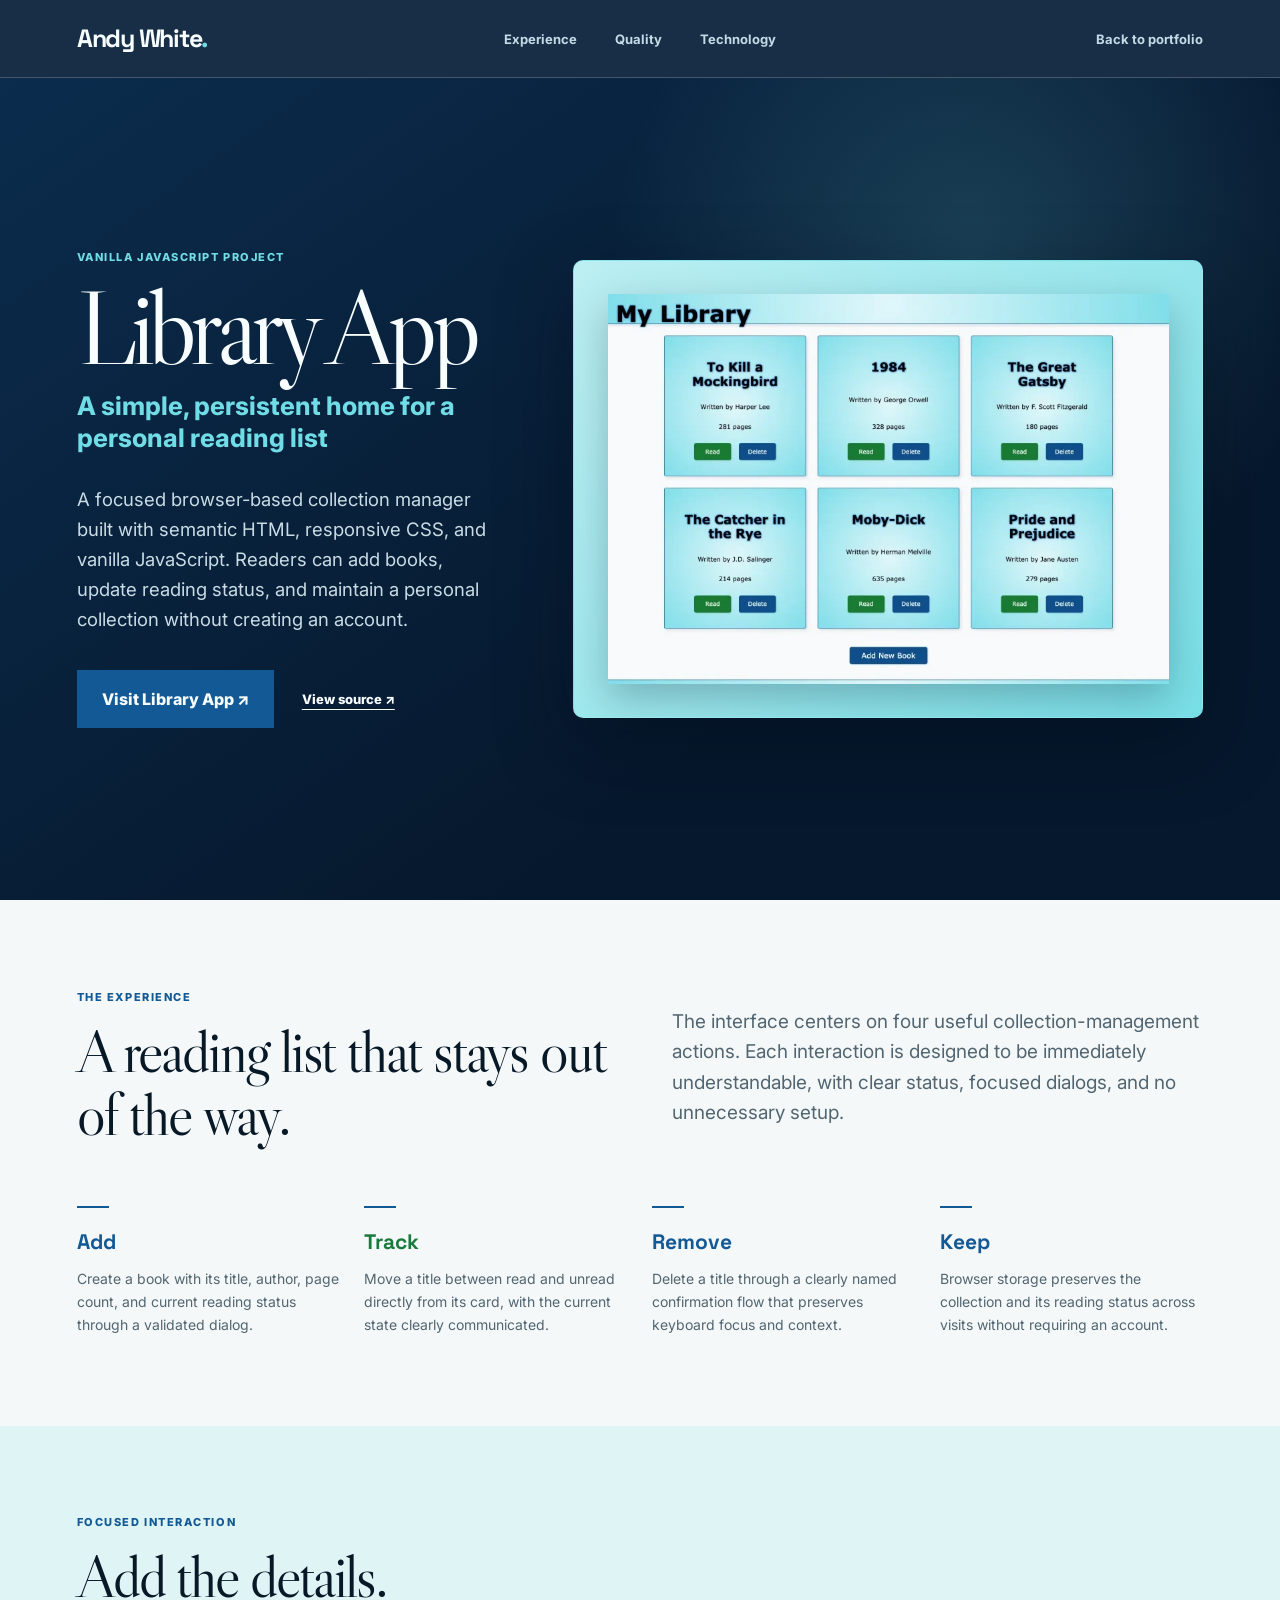
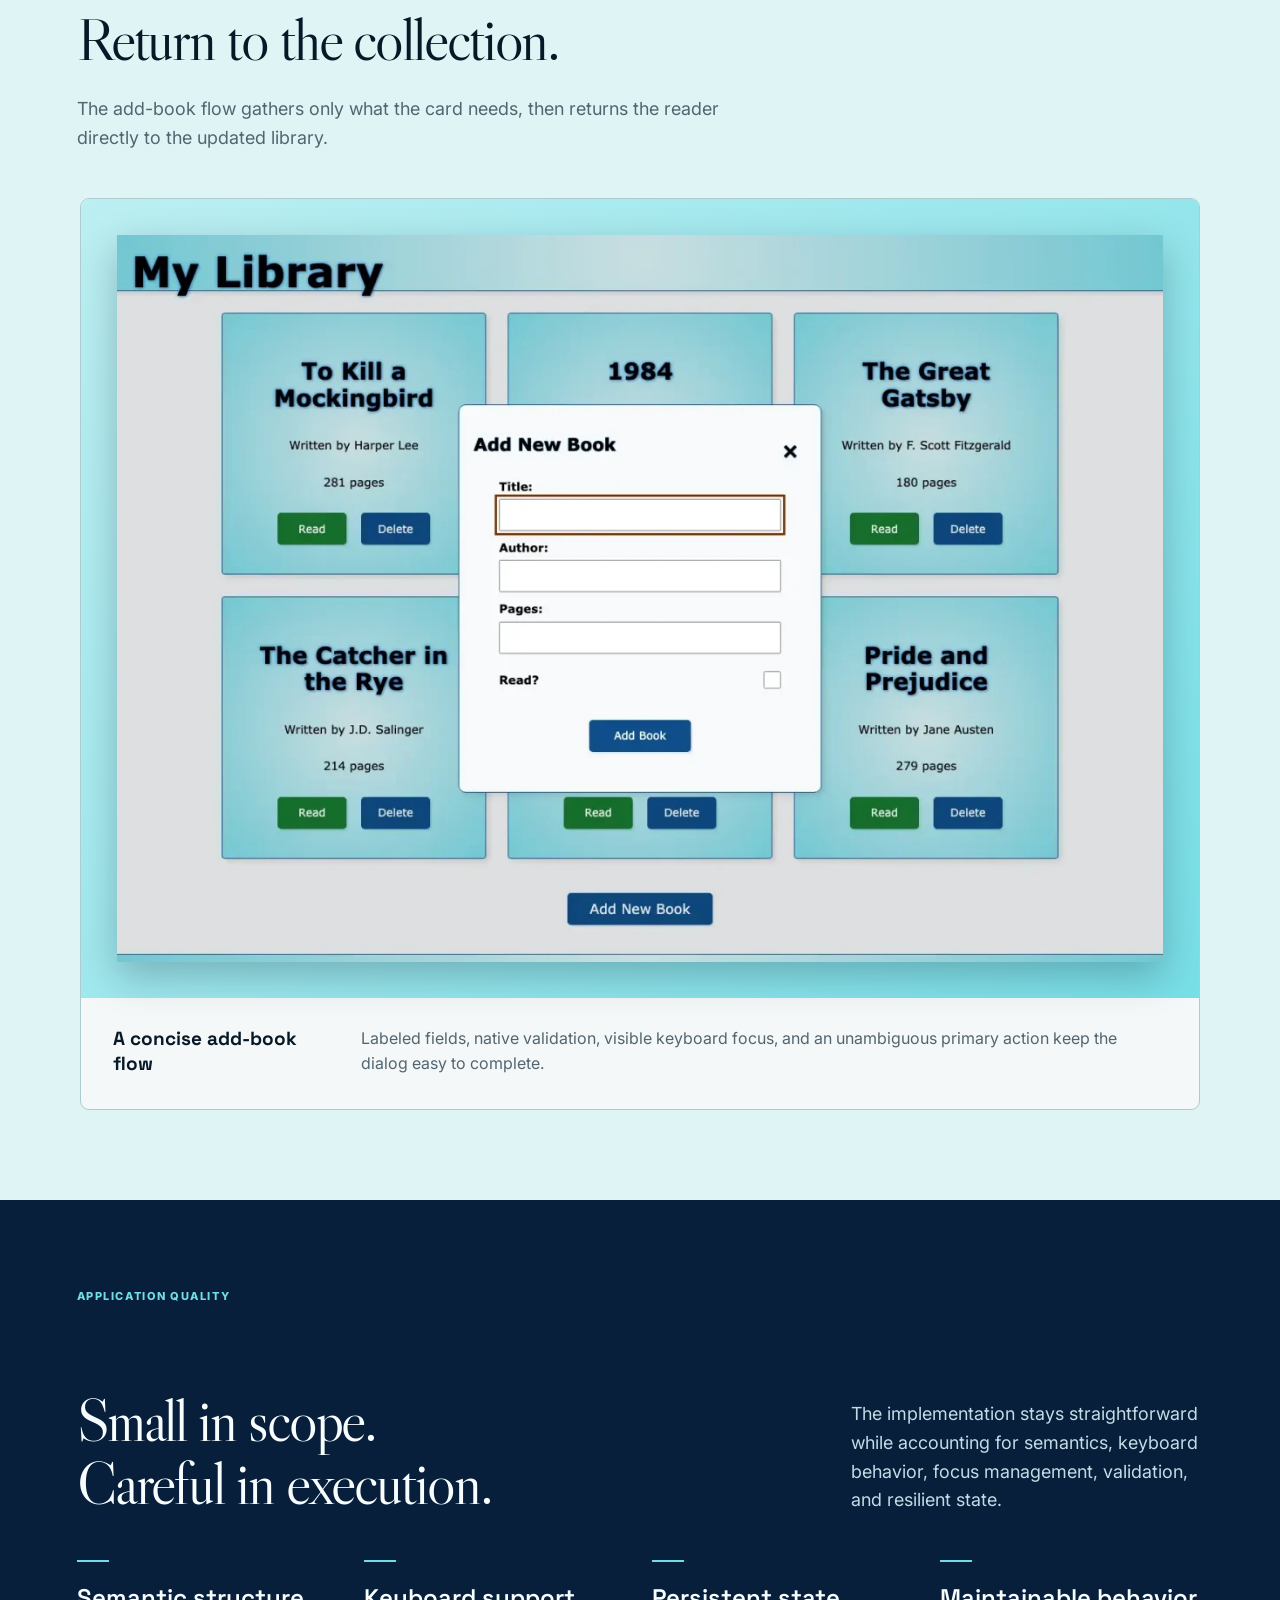
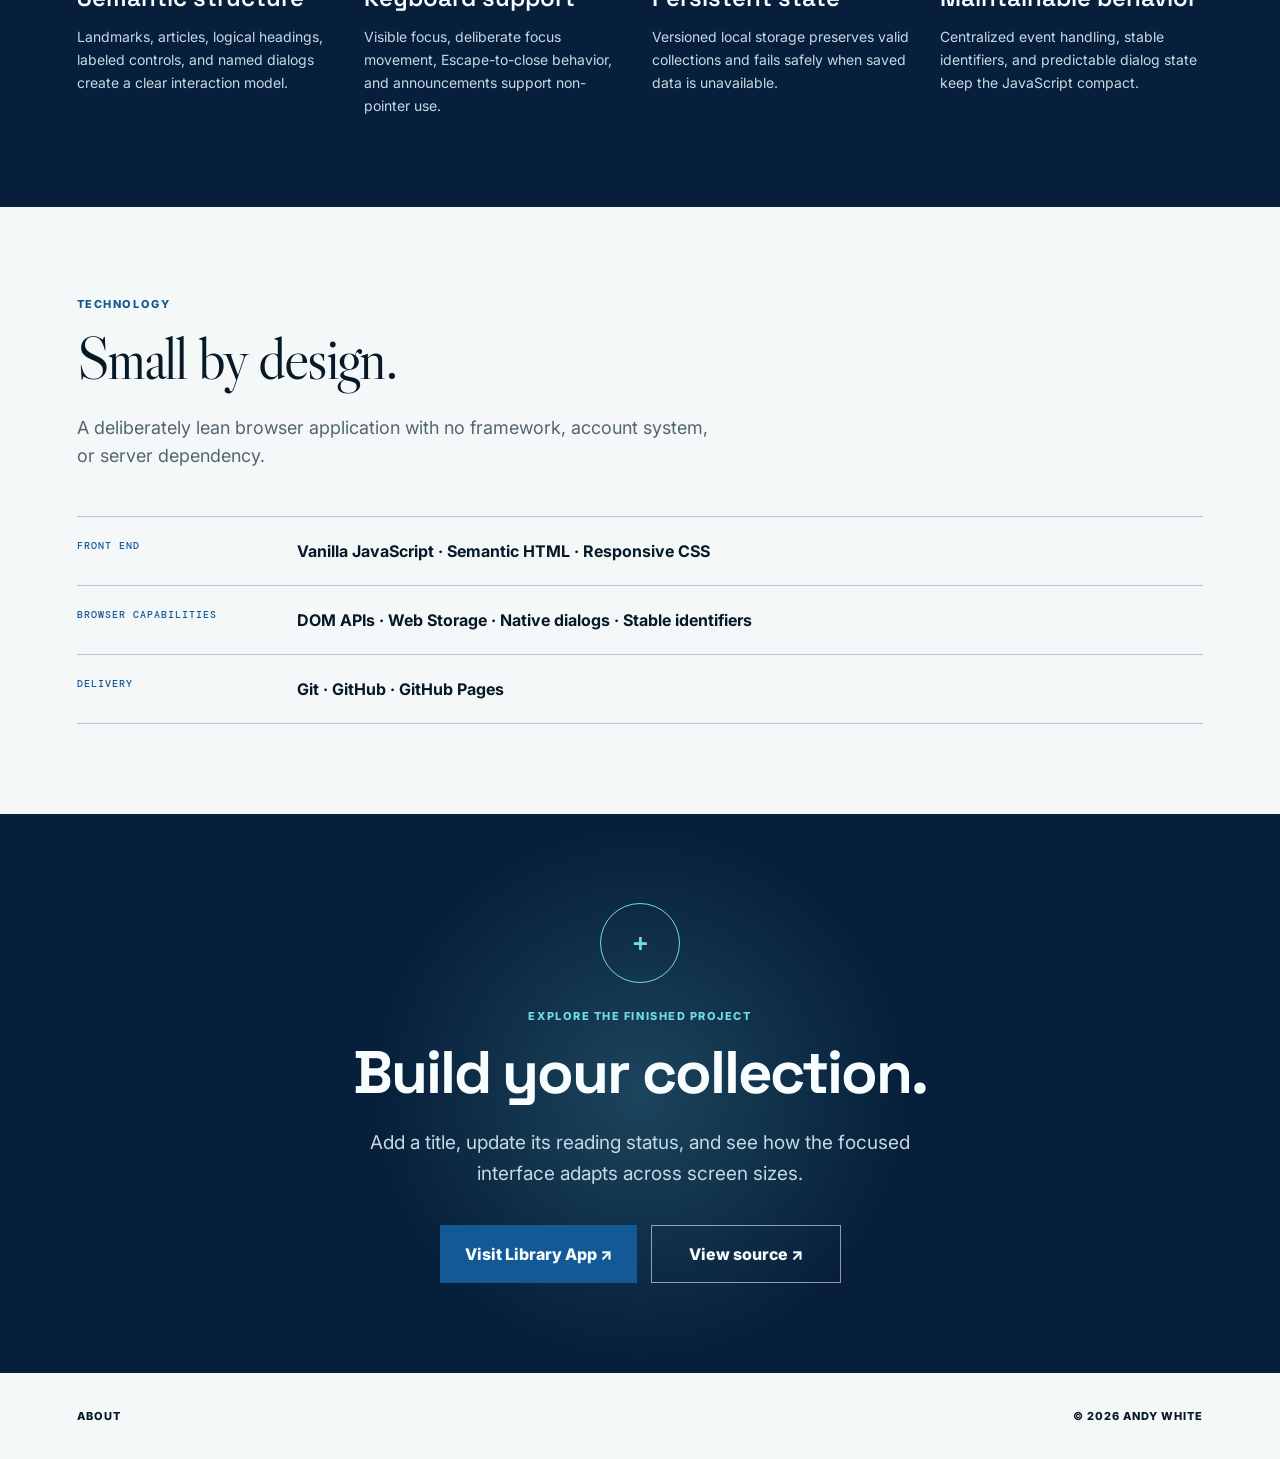
<file: projects/library-app.html>
<!doctype html>
<html lang="en">
<head>
  <meta charset="utf-8">
  <meta name="viewport" content="width=device-width, initial-scale=1">
  <title>Library App | Vanilla JavaScript Case Study by Andy White</title>
  <meta name="description" content="Explore Library App, a responsive personal collection manager built by Andy White with vanilla JavaScript, accessible dialogs, and persistent browser state.">
  <meta name="author" content="Andy White">
  <meta name="theme-color" content="#071f3a">
  <link rel="canonical" href="https://andywhite.cv/projects/library-app.html">
  <meta property="og:type" content="article"><meta property="og:title" content="Library App | Vanilla JavaScript Case Study"><meta property="og:description" content="A focused personal library experience with responsive book cards, accessible dialogs, and browser-persisted state."><meta property="og:url" content="https://andywhite.cv/projects/library-app.html"><meta property="og:site_name" content="Andy White"><meta property="og:image" content="https://andywhite.cv/assets/projects/library-app/home.webp"><meta property="og:image:width" content="1440"><meta property="og:image:height" content="1000"><meta property="og:image:alt" content="Library App displaying a responsive collection of six book cards"><meta name="twitter:card" content="summary_large_image">
  <link rel="icon" href="../assets/favicon.svg" type="image/svg+xml">
  <link rel="preconnect" href="https://fonts.googleapis.com"><link rel="preconnect" href="https://fonts.gstatic.com" crossorigin>
  <link rel="preload" as="image" href="../assets/projects/library-app/home-840.webp" imagesrcset="../assets/projects/library-app/home-480.webp 480w, ../assets/projects/library-app/home-840.webp 840w, ../assets/projects/library-app/home-1200.webp 1200w" imagesizes="(max-width: 980px) calc(100vw - 72px), min(760px, calc(55vw - 110px))" fetchpriority="high">
  <link href="https://fonts.googleapis.com/css2?family=DM+Mono:wght@500&amp;family=Inter:wght@400;600;700;800&amp;family=Libre+Caslon+Display&amp;family=Space+Grotesk:wght@600;700&amp;display=swap" rel="stylesheet">
  <link rel="stylesheet" href="library-app.css?v=1">
  <link rel="stylesheet" href="short-rules.css?v=20261121">
</head>
<body>
  <a class="skip-link" href="#main-content">Skip to main content</a>
  <header class="case-header"><a class="wordmark" href="../">Andy White<span>.</span></a><nav aria-label="Case study navigation"><a href="#experience">Experience</a><a href="#quality">Quality</a><a href="#technology">Technology</a></nav><a class="back-link" href="../#projects">Back to portfolio</a></header>
  <main id="main-content">
    <section class="case-hero" id="overview"><div class="case-hero-inner">
      <div class="hero-copy"><p class="kicker">Vanilla JavaScript project</p><h1>Library App</h1><p class="tagline">A simple, persistent home for a personal reading list</p><p class="lede">A focused browser-based collection manager built with semantic HTML, responsive CSS, and vanilla JavaScript. Readers can add books, update reading status, and maintain a personal collection without creating an account.</p><div class="hero-actions"><a class="button button-solid" href="https://www.andywhite.cv/Library-App/" target="_blank" rel="noopener noreferrer">Visit Library App ↗</a><a class="text-link" href="https://github.com/ComfyClicks/Library-App" target="_blank" rel="noopener noreferrer">View source ↗</a></div></div>
      <figure class="hero-media screen-stage"><div class="screen-frame"><img src="../assets/projects/library-app/home-840.webp" srcset="../assets/projects/library-app/home-480.webp 480w, ../assets/projects/library-app/home-840.webp 840w, ../assets/projects/library-app/home-1200.webp 1200w" sizes="(max-width: 980px) calc(100vw - 72px), min(760px, calc(55vw - 110px))" width="1440" height="1000" alt="Library App displaying six books in a responsive card layout" fetchpriority="high" decoding="async"></div></figure>
    </div></section>
    <section class="experience-section" id="experience">
      <div class="story-heading"><p class="kicker">The experience</p><h2>A reading list that stays out of the way.</h2></div><div class="story-copy"><p>The interface centers on four useful collection-management actions. Each interaction is designed to be immediately understandable, with clear status, focused dialogs, and no unnecessary setup.</p></div>
      <dl class="experience-grid short-rule-grid"><div><dt>Add</dt><dd>Create a book with its title, author, page count, and current reading status through a validated dialog.</dd></div><div><dt>Track</dt><dd>Move a title between read and unread directly from its card, with the current state clearly communicated.</dd></div><div><dt>Remove</dt><dd>Delete a title through a clearly named confirmation flow that preserves keyboard focus and context.</dd></div><div><dt>Keep</dt><dd>Browser storage preserves the collection and its reading status across visits without requiring an account.</dd></div></dl>
    </section>
    <section class="product-section"><div class="section-title"><p class="kicker">Focused interaction</p><h2>Add the details.<br>Return to the collection.</h2><p>The add-book flow gathers only what the card needs, then returns the reader directly to the updated library.</p></div><figure class="product-feature"><div class="screen-stage"><div class="screen-frame"><img src="../assets/projects/library-app/add-book-1200.webp" srcset="../assets/projects/library-app/add-book-480.webp 480w, ../assets/projects/library-app/add-book-840.webp 840w, ../assets/projects/library-app/add-book-1200.webp 1200w" sizes="(max-width: 650px) calc(100vw - 72px), min(1120px, calc(100vw - 164px))" width="1440" height="1000" alt="Library App add-book dialog with fields for title, author, pages, and reading status" loading="lazy" decoding="async"></div></div><figcaption><strong>A concise add-book flow</strong><span>Labeled fields, native validation, visible keyboard focus, and an unambiguous primary action keep the dialog easy to complete.</span></figcaption></figure></section>
    <section class="quality-section" id="quality"><div class="section-title section-title-light"><p class="kicker">Application quality</p><h2>Small in scope.<br>Careful in execution.</h2><p>The implementation stays straightforward while accounting for semantics, keyboard behavior, focus management, validation, and resilient state.</p></div><div class="quality-grid short-rule-grid"><article><h3>Semantic structure</h3><p>Landmarks, articles, logical headings, labeled controls, and named dialogs create a clear interaction model.</p></article><article><h3>Keyboard support</h3><p>Visible focus, deliberate focus movement, Escape-to-close behavior, and announcements support non-pointer use.</p></article><article><h3>Persistent state</h3><p>Versioned local storage preserves valid collections and fails safely when saved data is unavailable.</p></article><article><h3>Maintainable behavior</h3><p>Centralized event handling, stable identifiers, and predictable dialog state keep the JavaScript compact.</p></article></div></section>
    <section class="technology-section" id="technology"><div class="section-title"><p class="kicker">Technology</p><h2>Small by design.</h2><p>A deliberately lean browser application with no framework, account system, or server dependency.</p></div><dl class="technology-list"><div><dt>Front end</dt><dd>Vanilla JavaScript · Semantic HTML · Responsive CSS</dd></div><div><dt>Browser capabilities</dt><dd>DOM APIs · Web Storage · Native dialogs · Stable identifiers</dd></div><div><dt>Delivery</dt><dd>Git · GitHub · GitHub Pages</dd></div></dl></section>
    <section class="case-closing"><div class="closing-mark" aria-hidden="true">+</div><p class="kicker">Explore the finished project</p><h2>Build your collection.</h2><p>Add a title, update its reading status, and see how the focused interface adapts across screen sizes.</p><div class="closing-actions"><a class="button button-solid" href="https://www.andywhite.cv/Library-App/" target="_blank" rel="noopener noreferrer">Visit Library App ↗</a><a class="button button-ghost" href="https://github.com/ComfyClicks/Library-App" target="_blank" rel="noopener noreferrer">View source ↗</a></div></section>
  </main>
  <footer><a href="../about.html">About</a><span>&copy; 2026 Andy White</span></footer>
</body>
</html>
</file>
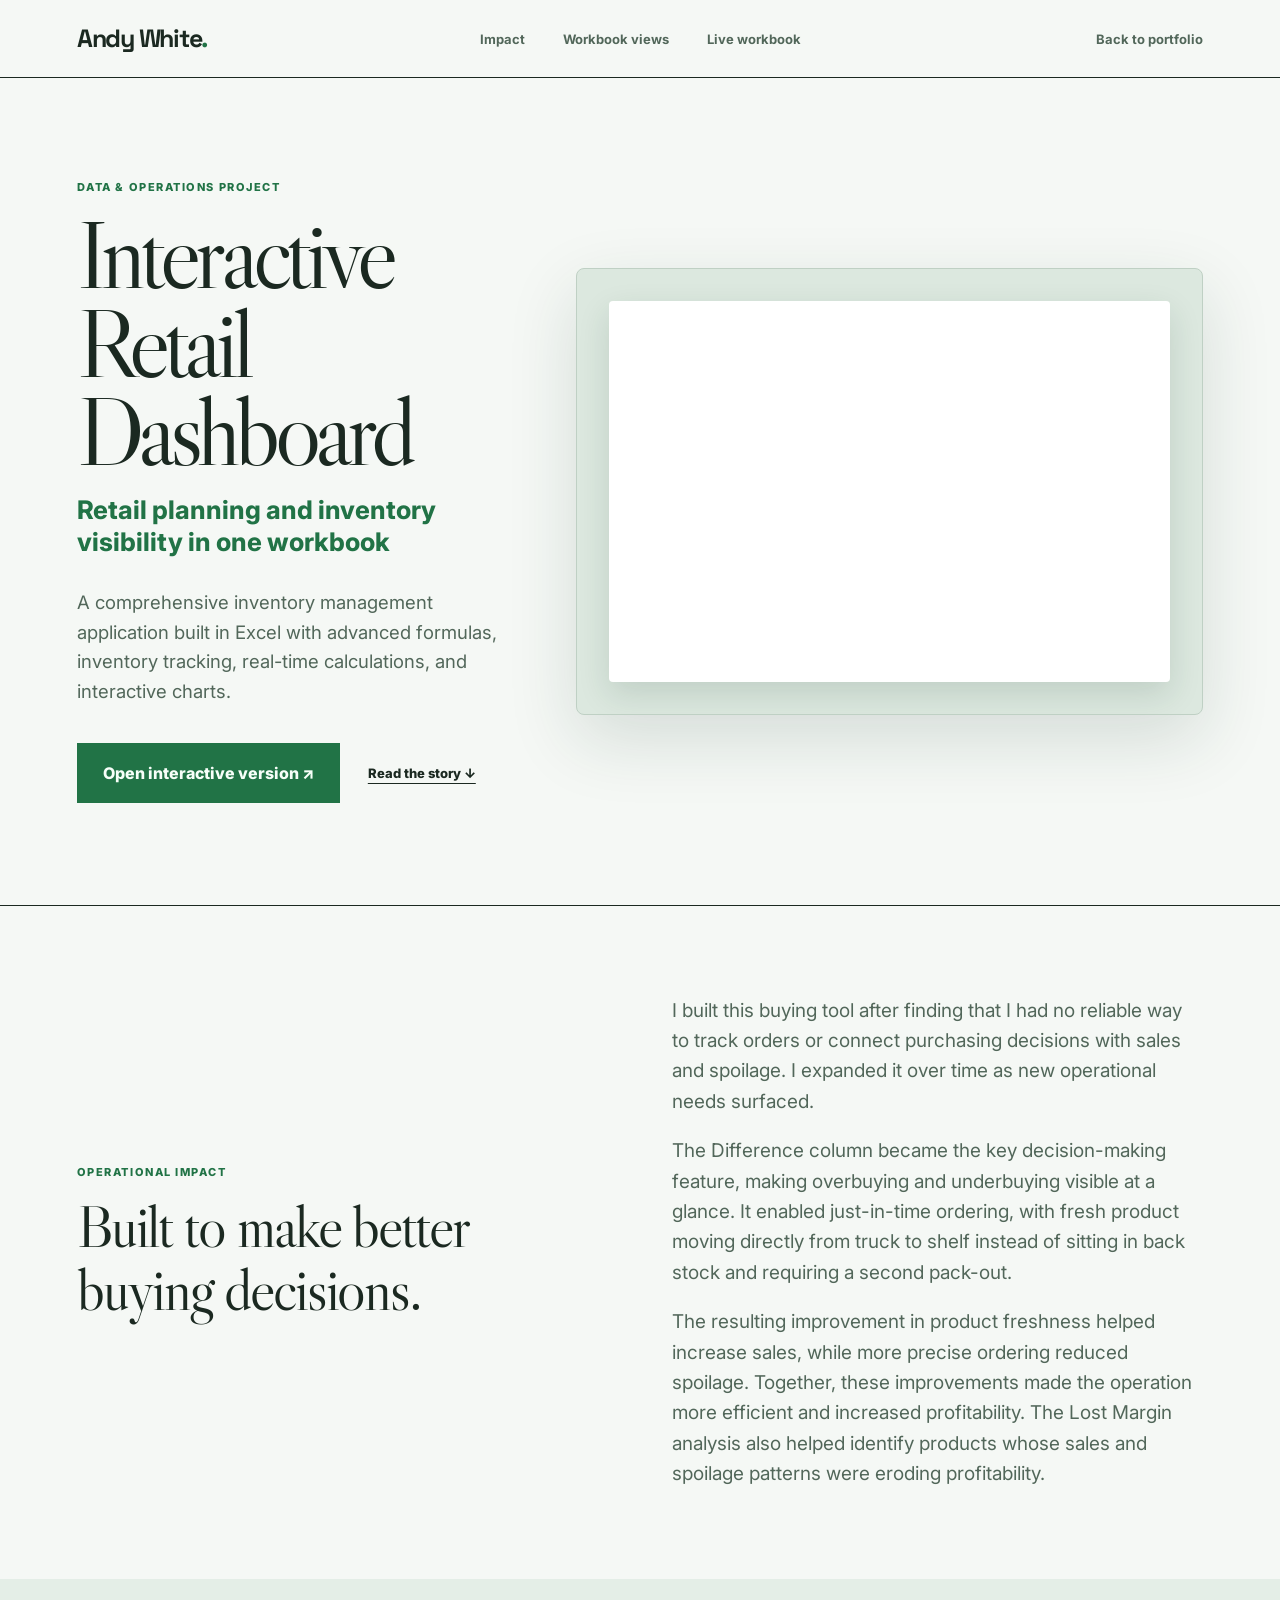
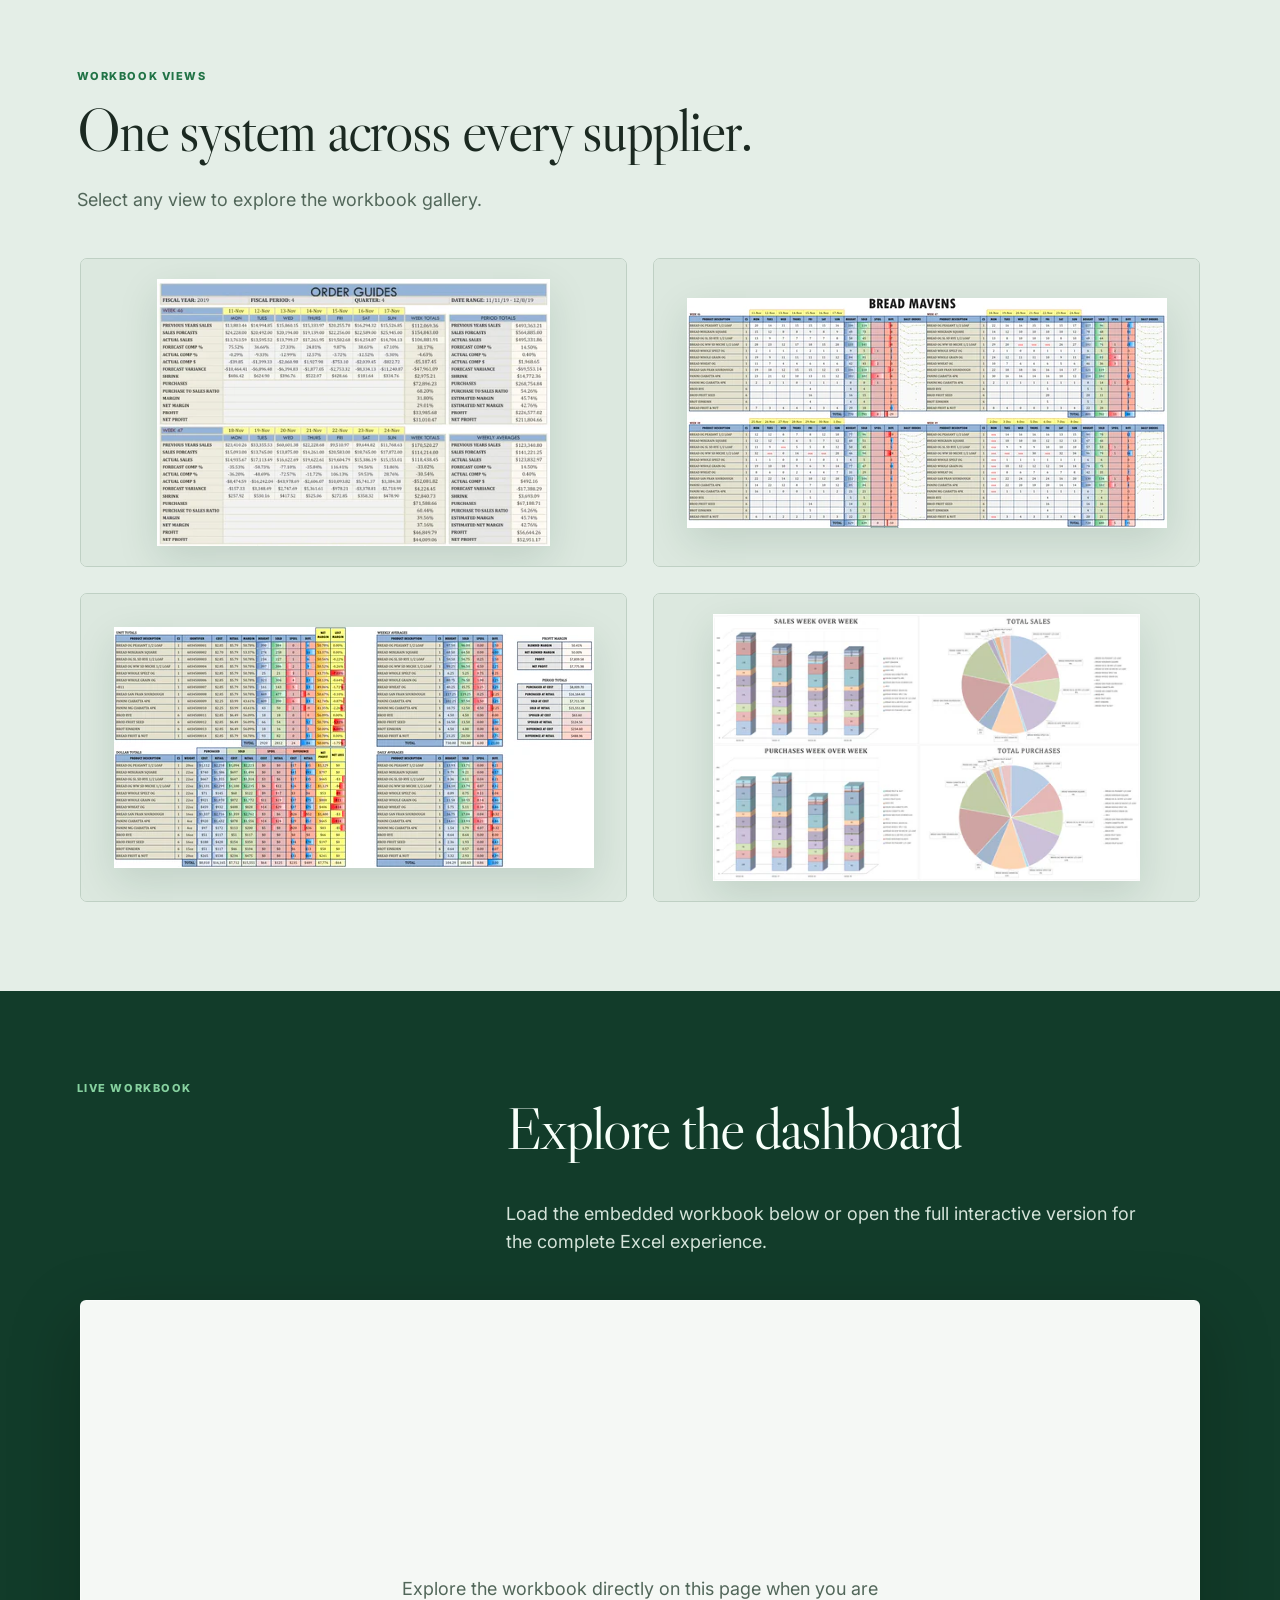
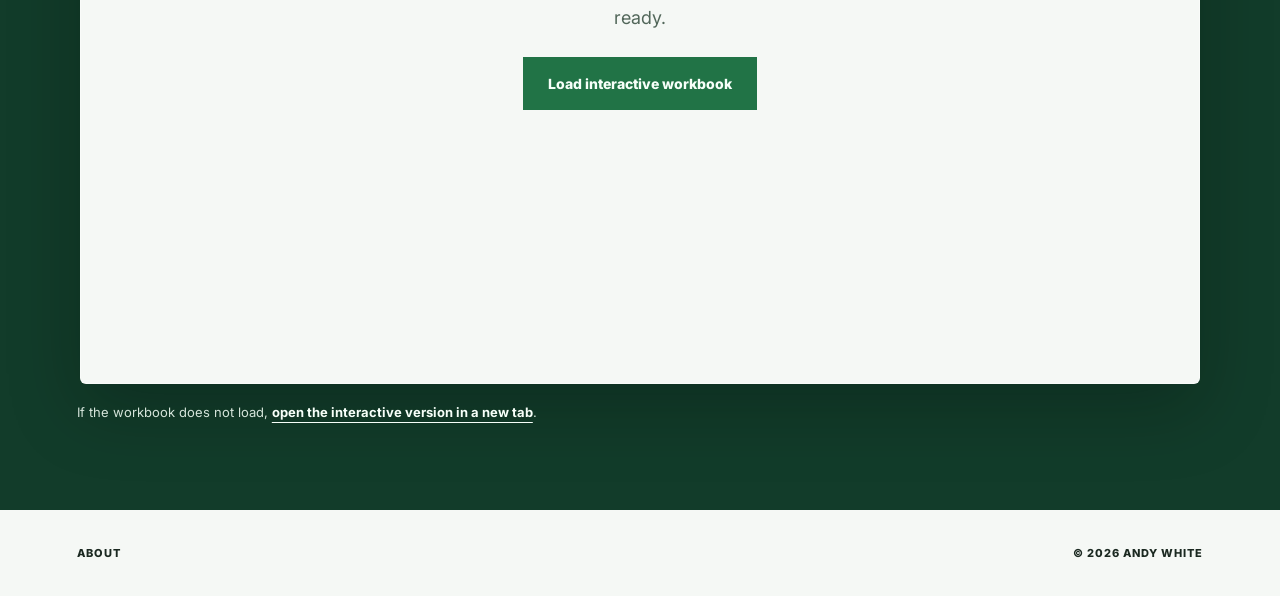
<file: projects/retail-dashboard.html>
<!DOCTYPE html>
<html lang="en">
<head>
  <meta charset="UTF-8">
  <meta name="viewport" content="width=device-width, initial-scale=1.0">
  <title>Interactive Retail Dashboard | Andy White</title>
  <meta name="description" content="Explore Andy White's interactive retail inventory dashboard with sales forecasts, calculations, purchasing insights, and visual charts.">
  <meta name="author" content="Andy White">
  <meta name="theme-color" content="#f5f8f5">
  <link rel="canonical" href="https://andywhite.cv/projects/retail-dashboard.html">
  <meta property="og:type" content="article">
  <meta property="og:title" content="Interactive Retail Dashboard | Andy White">
  <meta property="og:description" content="An interactive Excel retail operations dashboard with forecasting, inventory tracking, and visual analysis.">
  <meta property="og:url" content="https://andywhite.cv/projects/retail-dashboard.html">
  <meta property="og:site_name" content="Andy White">
  <meta property="og:image" content="https://andywhite.cv/assets/projects/retail-dashboard/01-bread-mavens-order-guide.webp">
  <meta property="og:image:alt" content="Interactive retail dashboard order guide and performance calculations">
  <meta name="twitter:card" content="summary_large_image">
  <link rel="icon" href="../assets/favicon.svg" type="image/svg+xml">
  <link rel="preconnect" href="https://fonts.googleapis.com">
  <link rel="preconnect" href="https://fonts.gstatic.com" crossorigin>
  <link rel="preload" as="image" href="../assets/projects/retail-dashboard/overview-840.webp" imagesrcset="../assets/projects/retail-dashboard/overview-480.webp 480w, ../assets/projects/retail-dashboard/overview-840.webp 840w, ../assets/projects/retail-dashboard/overview-929.webp 929w" imagesizes="(max-width: 980px) calc(100vw - 72px), min(760px, calc(55vw - 110px))" fetchpriority="high">
  <link href="https://fonts.googleapis.com/css2?family=DM+Mono:wght@500&amp;family=Inter:wght@400;600;700;800&amp;family=Libre+Caslon+Display&amp;family=Space+Grotesk:wght@600;700&amp;display=swap" rel="stylesheet">
  <link rel="stylesheet" href="retail-dashboard.css?v=10">
  <link rel="stylesheet" href="short-rules.css?v=20261121">
  <script src="retail-dashboard-gallery.js?v=3" defer></script>
</head>
<body>
  <a class="skip-link" href="#main-content">Skip to main content</a>
  <header class="case-header">
    <a class="wordmark" href="../">Andy White<span>.</span></a>
    <nav aria-label="Case study navigation"><a href="#impact">Impact</a><a href="#workbook-views">Workbook views</a><a href="#interactive-dashboard">Live workbook</a></nav>
    <a class="back-link" href="../#projects">Back to portfolio</a>
  </header>

  <main id="main-content">
    <section class="case-hero" id="overview">
      <div class="case-hero-inner">
        <div class="hero-copy">
          <p class="kicker">Data &amp; operations project</p>
          <h1>Interactive Retail Dashboard</h1>
          <p class="tagline">Retail planning and inventory visibility in one workbook</p>
          <p class="lede">A comprehensive inventory management application built in Excel with advanced formulas, inventory tracking, real-time calculations, and interactive charts.</p>
          <div class="hero-actions">
            <a class="button button-solid" href="https://1drv.ms/x/c/ea506d5d292bc7fd/IQTTc9SDa4RPRKcrD3a8gt_5AYcir9dTVObp_t3yBQQrzck?em=2" target="_blank" rel="noopener noreferrer">Open interactive version ↗</a>
            <a class="text-link" href="#impact">Read the story ↓</a>
          </div>
        </div>
        <figure class="hero-media screen-stage">
          <button class="screen-frame dashboard-gallery-trigger" type="button" data-gallery-index="0" aria-label="Open the workbook screenshot carousel">
            <span class="screen-chrome" aria-hidden="true"><i></i><i></i><i></i></span>
            <img src="../assets/projects/retail-dashboard/overview-840.webp" srcset="../assets/projects/retail-dashboard/overview-480.webp 480w, ../assets/projects/retail-dashboard/overview-840.webp 840w, ../assets/projects/retail-dashboard/overview-929.webp 929w" sizes="(max-width: 980px) calc(100vw - 72px), min(760px, calc(55vw - 110px))" width="929" height="630" alt="Order Guides dashboard comparing sales forecasts, actual sales, purchases, margins, and profit" fetchpriority="high" decoding="async">
          </button>
        </figure>
      </div>
    </section>

    <section class="story-section" id="impact">
        <div class="story-heading">
          <p class="kicker">Operational impact</p>
          <h2>Built to make better buying decisions.</h2>
        </div>
        <div class="story-copy">
          <p>I built this buying tool after finding that I had no reliable way to track orders or connect purchasing decisions with sales and spoilage. I expanded it over time as new operational needs surfaced.</p>
          <p>The Difference column became the key decision-making feature, making overbuying and underbuying visible at a glance. It enabled just-in-time ordering, with fresh product moving directly from truck to shelf instead of sitting in back stock and requiring a second pack-out.</p>
          <p>The resulting improvement in product freshness helped increase sales, while more precise ordering reduced spoilage. Together, these improvements made the operation more efficient and increased profitability. The Lost Margin analysis also helped identify products whose sales and spoilage patterns were eroding profitability.</p>
      </div>
    </section>

    <section class="workbook-section" id="workbook-views">
        <div class="section-title">
          <p class="kicker">Workbook views</p>
          <h2>One system across every supplier.</h2>
          <p>Select any view to explore the workbook gallery.</p>
        </div>
        <div class="dashboard-gallery-grid">
          <figure class="dashboard-gallery-card">
            <button class="dashboard-gallery-trigger" type="button" data-gallery-index="0" aria-label="Open screenshot carousel at the workbook cover sheet">
              <img src="../assets/projects/retail-dashboard/overview-480.webp" srcset="../assets/projects/retail-dashboard/overview-480.webp 480w, ../assets/projects/retail-dashboard/overview-840.webp 840w, ../assets/projects/retail-dashboard/overview-929.webp 929w" sizes="(max-width: 620px) calc(100vw - 72px), min(480px, calc((100vw - 236px) * .5))" width="929" height="630" alt="Workbook cover sheet summarizing forecasts, sales, purchasing, margins, and profit" loading="lazy" decoding="async">
            </button>
          </figure>
          <figure class="dashboard-gallery-card">
            <button class="dashboard-gallery-trigger" type="button" data-gallery-index="1" aria-label="Open screenshot carousel at an order guide">
              <img src="../assets/projects/retail-dashboard/01-bread-mavens-order-guide-480.webp" srcset="../assets/projects/retail-dashboard/01-bread-mavens-order-guide-480.webp 480w, ../assets/projects/retail-dashboard/01-bread-mavens-order-guide-840.webp 840w, ../assets/projects/retail-dashboard/01-bread-mavens-order-guide-1200.webp 1200w" sizes="(max-width: 620px) calc(100vw - 72px), min(480px, calc((100vw - 236px) * .5))" width="1913" height="918" alt="Four-week order guide comparing purchases, sales, spoilage, and ordering differences" loading="lazy" decoding="async">
            </button>
          </figure>
          <figure class="dashboard-gallery-card">
            <button class="dashboard-gallery-trigger" type="button" data-gallery-index="2" aria-label="Open screenshot carousel at margin analysis">
              <img src="../assets/projects/retail-dashboard/02-bread-mavens-margin-analysis-480.webp" srcset="../assets/projects/retail-dashboard/02-bread-mavens-margin-analysis-480.webp 480w, ../assets/projects/retail-dashboard/02-bread-mavens-margin-analysis-840.webp 840w, ../assets/projects/retail-dashboard/02-bread-mavens-margin-analysis-1200.webp 1200w" sizes="(max-width: 620px) calc(100vw - 72px), min(480px, calc((100vw - 236px) * .5))" width="1738" height="874" alt="Unit, dollar, margin, and profitability analysis" loading="lazy" decoding="async">
            </button>
          </figure>
          <figure class="dashboard-gallery-card">
            <button class="dashboard-gallery-trigger" type="button" data-gallery-index="3" aria-label="Open screenshot carousel at sales and purchasing charts">
              <img src="../assets/projects/retail-dashboard/03-bread-mavens-sales-purchases-480.webp" srcset="../assets/projects/retail-dashboard/03-bread-mavens-sales-purchases-480.webp 480w, ../assets/projects/retail-dashboard/03-bread-mavens-sales-purchases-840.webp 840w, ../assets/projects/retail-dashboard/03-bread-mavens-sales-purchases-1200.webp 1200w" sizes="(max-width: 620px) calc(100vw - 72px), min(480px, calc((100vw - 236px) * .5))" width="1733" height="1084" alt="Sales and purchasing charts showing weekly totals and product mix" loading="lazy" decoding="async">
            </button>
          </figure>
        </div>
    </section>

    <section class="live-section" id="interactive-dashboard">
        <div class="section-title section-title-light">
          <p class="kicker">Live workbook</p>
          <h2>Explore the dashboard</h2>
          <p>Load the embedded workbook below or open the full interactive version for the complete Excel experience.</p>
        </div>
        <div class="dashboard-embed" data-dashboard-src="https://docs.google.com/spreadsheets/d/e/2PACX-1vR1dUt77TQptDmonD7gL56eBSV3hO-6cm5Nc4RwF9V_h1Pg3idcVvPg1Zr7RaXDCw/pubhtml?widget=true&amp;headers=false">
          <div class="dashboard-embed-placeholder">
            <p>Explore the workbook directly on this page when you are ready.</p>
            <button class="dashboard-load-button" type="button">Load interactive workbook</button>
          </div>
        </div>
        <p class="embed-fallback">If the workbook does not load, <a href="https://1drv.ms/x/c/ea506d5d292bc7fd/IQTTc9SDa4RPRKcrD3a8gt_5AYcir9dTVObp_t3yBQQrzck?em=2" target="_blank" rel="noopener noreferrer">open the interactive version in a new tab</a>.</p>
    </section>
  </main>

  <dialog class="dashboard-gallery-modal" id="retail-dashboard-gallery" aria-labelledby="dashboard-gallery-title">
    <h2 class="visually-hidden" id="dashboard-gallery-title">Interactive Retail Dashboard screenshot carousel</h2>
    <button class="dashboard-gallery-close" type="button" aria-label="Close screenshot carousel">Close</button>
    <div class="dashboard-gallery-stage">
      <figure class="dashboard-gallery-item is-active"><img data-src="../assets/projects/retail-dashboard/overview.webp?v=2" width="929" height="630" alt="Workbook cover sheet summarizing forecasts, sales, purchasing, margins, and profit"></figure>
      <figure class="dashboard-gallery-item" hidden><img data-src="../assets/projects/retail-dashboard/01-bread-mavens-order-guide.webp" width="1913" height="918" alt="Bread Mavens four-week order guide"></figure>
      <figure class="dashboard-gallery-item" hidden><img data-src="../assets/projects/retail-dashboard/02-bread-mavens-margin-analysis.webp" width="1738" height="874" alt="Bread Mavens margin analysis"></figure>
      <figure class="dashboard-gallery-item" hidden><img data-src="../assets/projects/retail-dashboard/03-bread-mavens-sales-purchases.webp" width="1733" height="1084" alt="Bread Mavens sales and purchasing charts"></figure>
      <figure class="dashboard-gallery-item" hidden><img data-src="../assets/projects/retail-dashboard/04-paris-brioche-order-guide.webp?v=2" width="1879" height="687" alt="Paris Brioche Company four-week order guide"></figure>
      <figure class="dashboard-gallery-item" hidden><img data-src="../assets/projects/retail-dashboard/05-paris-brioche-margin-analysis.webp" width="1738" height="708" alt="Paris Brioche Company margin analysis"></figure>
      <figure class="dashboard-gallery-item" hidden><img data-src="../assets/projects/retail-dashboard/06-paris-brioche-sales-purchases.webp" width="1733" height="1234" alt="Paris Brioche Company sales and purchasing charts"></figure>
      <figure class="dashboard-gallery-item" hidden><img data-src="../assets/projects/retail-dashboard/07-holesome-bagels-order-guide.webp" width="1795" height="680" alt="Holesome Bagels four-week order guide"></figure>
      <figure class="dashboard-gallery-item" hidden><img data-src="../assets/projects/retail-dashboard/08-holesome-bagels-purchase-charts.webp" width="1795" height="572" alt="Holesome Bagels purchasing charts"></figure>
      <figure class="dashboard-gallery-item" hidden><img data-src="../assets/projects/retail-dashboard/09-harrys-bakeshop-order-guide.webp?v=2" width="1879" height="680" alt="Harry's Bakeshop four-week order guide"></figure>
      <figure class="dashboard-gallery-item" hidden><img data-src="../assets/projects/retail-dashboard/10-harrys-bakeshop-margin-analysis.webp" width="1738" height="596" alt="Harry's Bakeshop margin analysis"></figure>
      <figure class="dashboard-gallery-item" hidden><img data-src="../assets/projects/retail-dashboard/11-harrys-bakeshop-sales-purchases.webp" width="1733" height="1180" alt="Harry's Bakeshop sales and purchasing charts"></figure>
    </div>
    <nav class="dashboard-gallery-controls" aria-label="Screenshot carousel controls">
      <button class="dashboard-gallery-previous" type="button">← Previous</button>
      <span class="dashboard-gallery-counter" aria-live="polite">1 / 12</span>
      <button class="dashboard-gallery-next" type="button">Next →</button>
    </nav>
  </dialog>

  <footer><a href="../about.html">About</a><span>&copy; 2026 Andy White</span></footer>
</body>
</html>
</file>
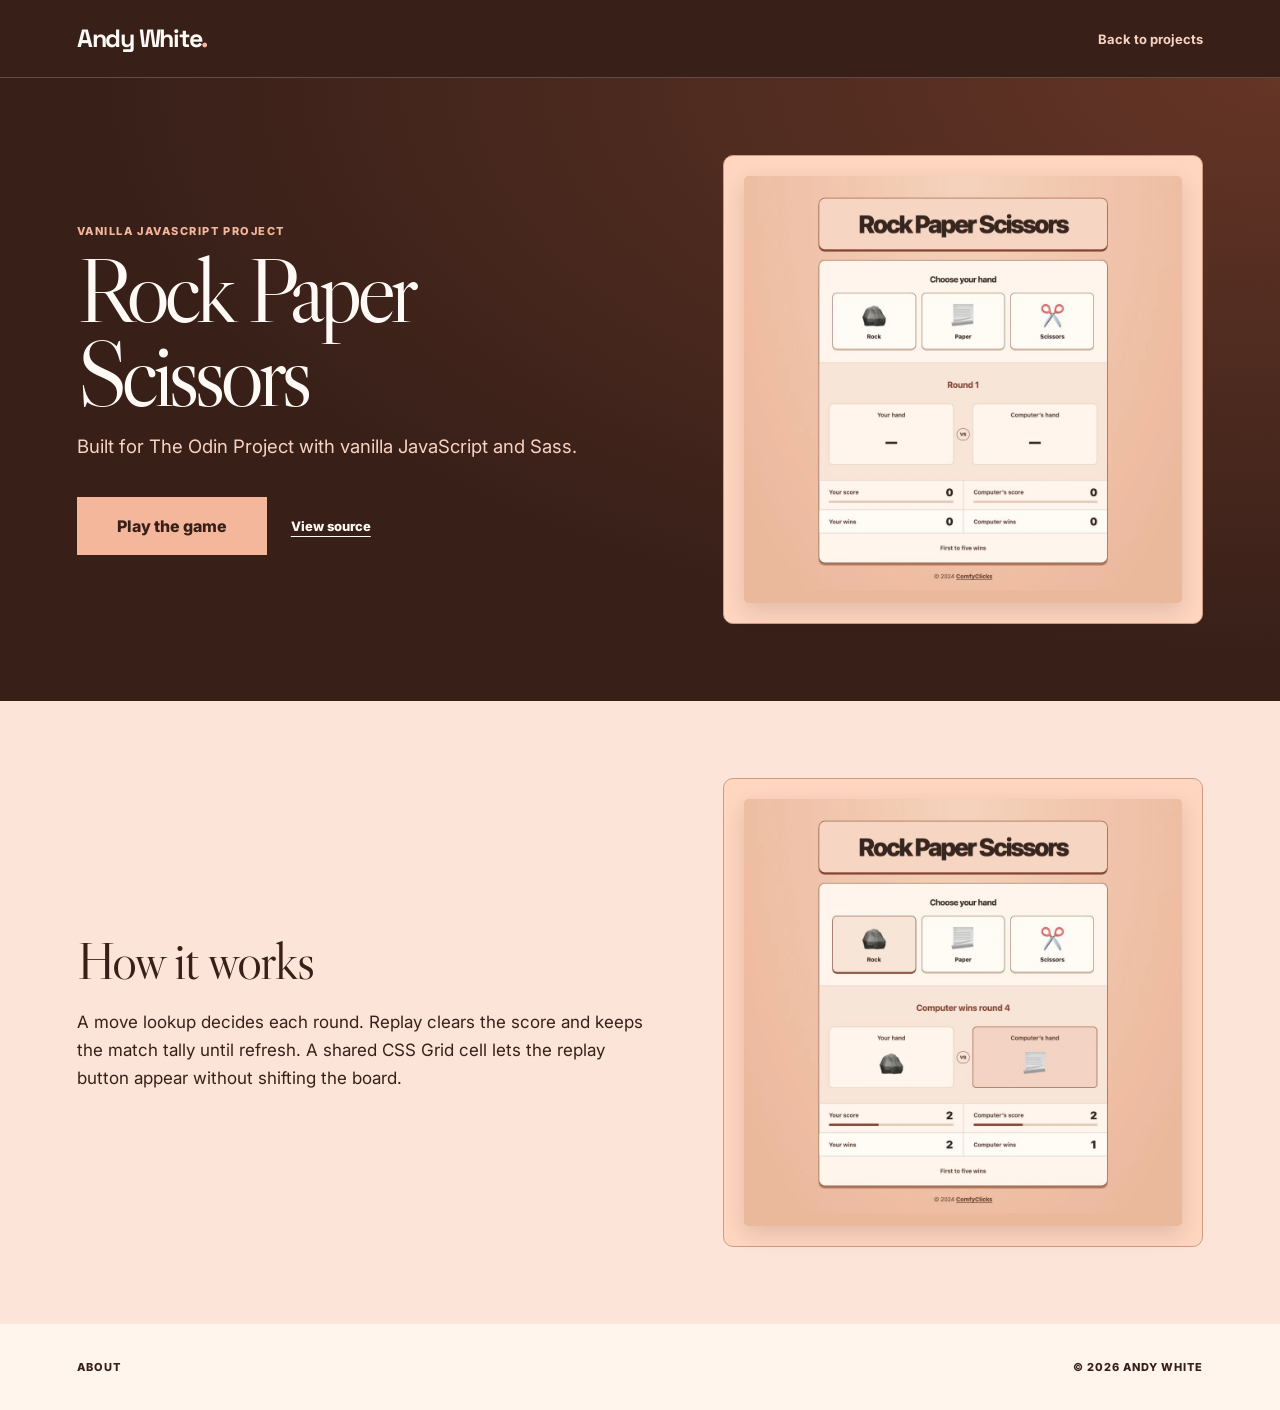
<file: projects/rock-paper-scissors.html>
<!doctype html>
<html lang="en">
<head>
  <meta charset="utf-8">
  <meta name="viewport" content="width=device-width, initial-scale=1">
  <title>Rock Paper Scissors | Andy White</title>
  <meta name="description" content="A vanilla JavaScript game by Andy White, with table-driven rules, separate round and match state, and a layout-stable replay flow.">
  <meta name="theme-color" content="#382019">
  <link rel="canonical" href="https://andywhite.cv/projects/rock-paper-scissors.html">
  <link rel="icon" href="../assets/favicon.svg" type="image/svg+xml">
  <link rel="preconnect" href="https://fonts.googleapis.com">
  <link rel="preconnect" href="https://fonts.gstatic.com" crossorigin>
  <link href="https://fonts.googleapis.com/css2?family=Inter:wght@400;600;700;800&amp;family=Libre+Caslon+Display&amp;family=Space+Grotesk:wght@600;700&amp;display=swap" rel="stylesheet">
  <link rel="stylesheet" href="library-app.css?v=1">
  <link rel="stylesheet" href="rock-paper-scissors.css?v=3">
  <link rel="stylesheet" href="short-rules.css?v=20261121">
</head>
<body class="rps-project">
  <a class="skip-link" href="#main-content">Skip to main content</a>
  <header class="case-header">
    <a class="wordmark" href="../">Andy White<span>.</span></a>
    <a class="back-link" href="./">Back to projects</a>
  </header>
  <main id="main-content">
    <section class="case-hero" aria-labelledby="project-title">
      <div class="case-hero-inner">
        <div class="hero-copy">
          <p class="kicker">Vanilla JavaScript project</p>
          <h1 id="project-title">Rock Paper Scissors</h1>
          <p class="lede">Built for The Odin Project with vanilla JavaScript and Sass.</p>
          <div class="hero-actions">
            <a class="button button-solid" href="https://comfyclicks.github.io/Rock-Paper-Scissors/">Play the game</a>
            <a class="text-link" href="https://github.com/ComfyClicks/Rock-Paper-Scissors">View source</a>
          </div>
        </div>
        <figure class="screen-stage game-screen">
          <div class="screen-frame">
            <img src="../assets/projects/rock-paper-scissors/new-game.webp" width="1066" height="1040" alt="New game with empty hands and all scores and match wins at zero" fetchpriority="high">
          </div>
        </figure>
      </div>
    </section>

    <section class="product-section" aria-labelledby="rematches">
      <div class="case-hero-inner">
        <div class="rematch-copy">
          <h2 id="rematches">How it works</h2>
          <p>A move lookup decides each round. Replay clears the score and keeps the match tally until refresh. A shared CSS Grid cell lets the replay button appear without shifting the board.</p>
        </div>
        <figure class="screen-stage game-screen">
          <div class="screen-frame">
            <img src="../assets/projects/rock-paper-scissors/midgame.webp" width="1066" height="1040" alt="After round four, the score is tied at two. You have two match wins and the computer has one." loading="lazy" decoding="async">
          </div>
        </figure>
      </div>
    </section>
  </main>
  <footer><a href="../about.html">About</a><span>© 2026 Andy White</span></footer>
</body>
</html>
</file>
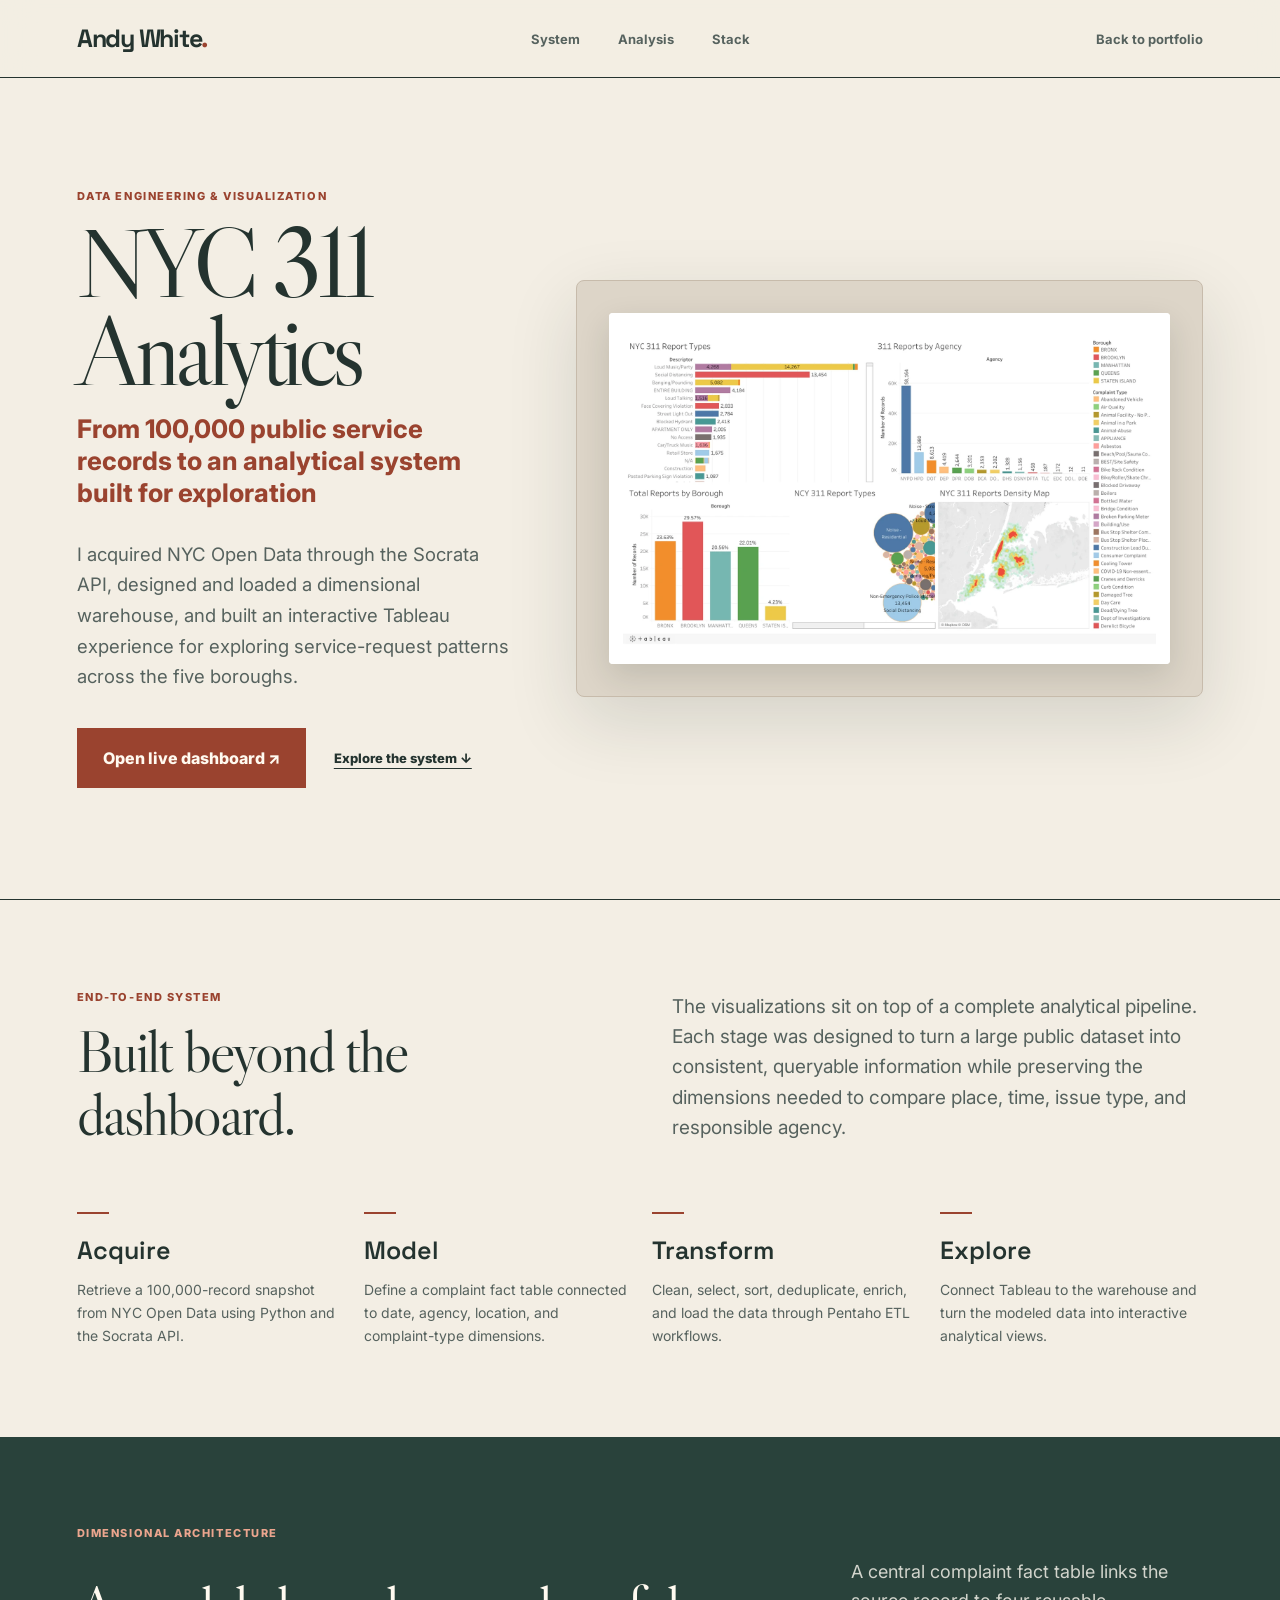
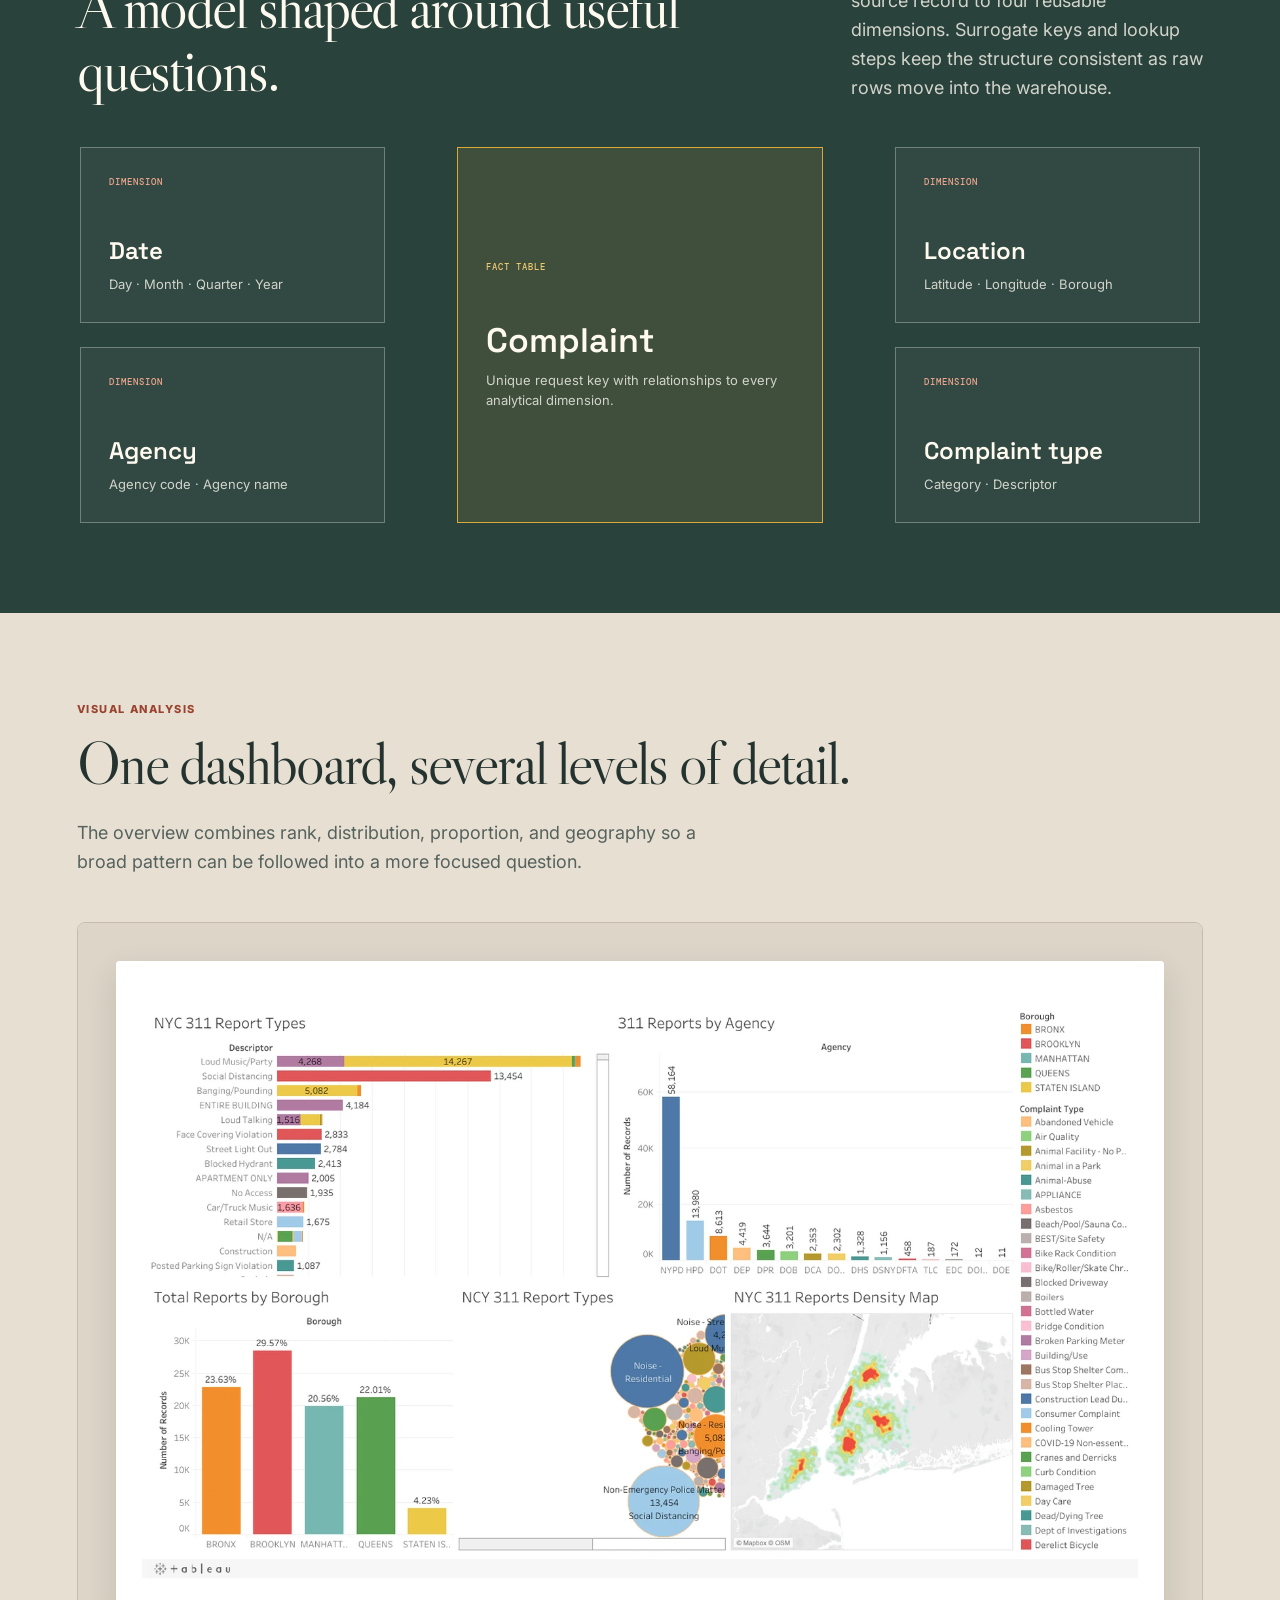
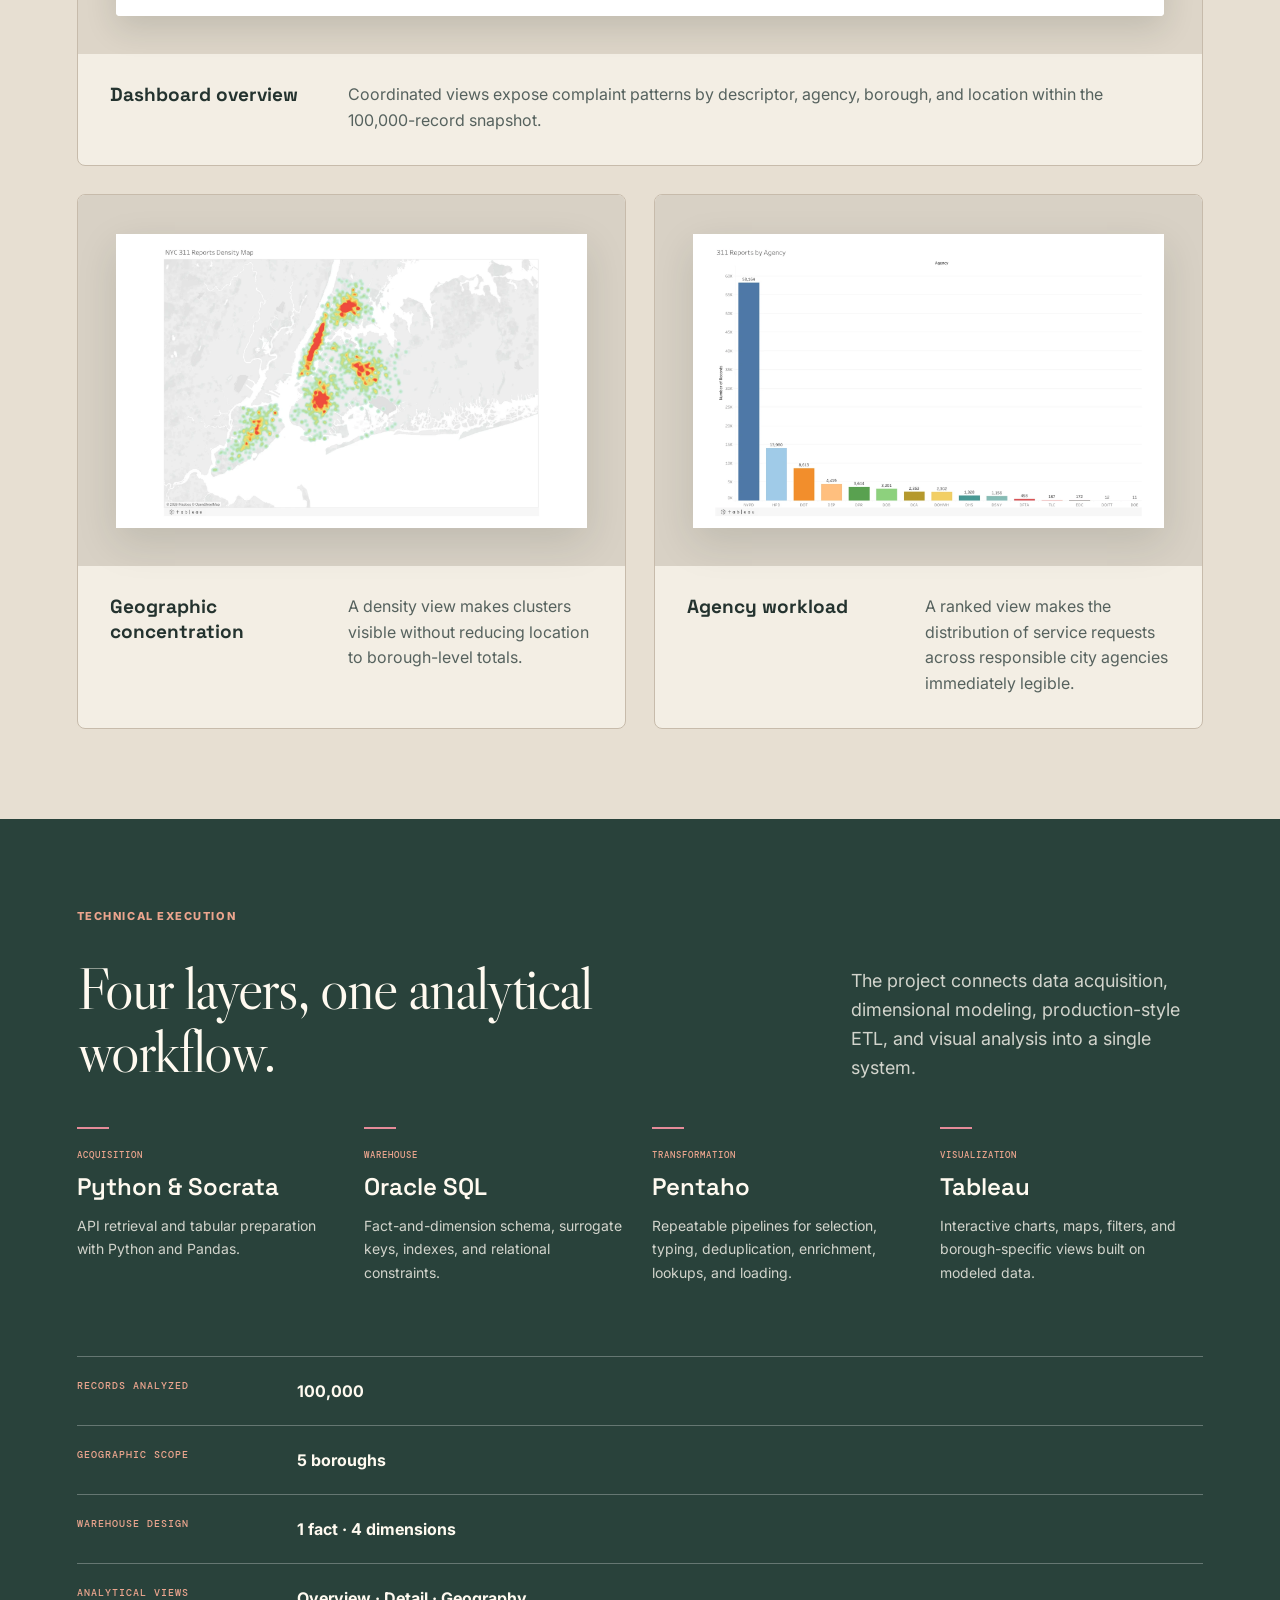
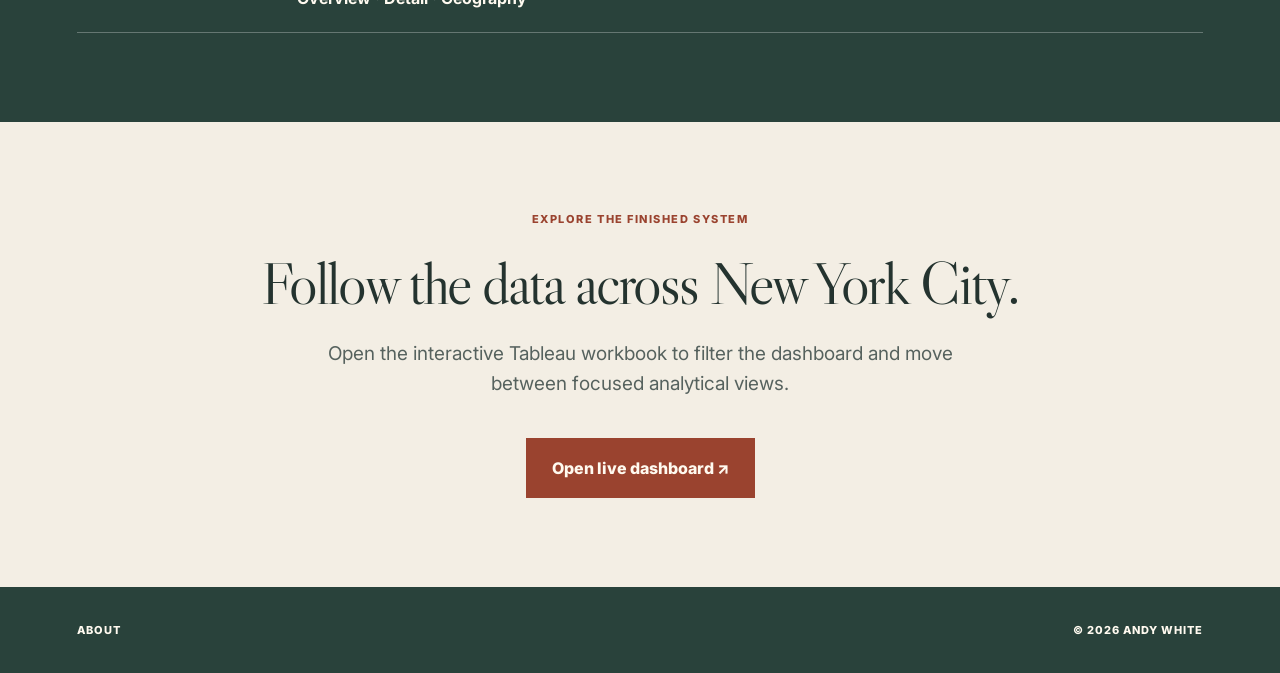
<file: projects/tableau.html>
<!doctype html>
<html lang="en">
<head>
  <meta charset="utf-8">
  <meta name="viewport" content="width=device-width, initial-scale=1">
  <title>NYC 311 Analytics | Data Warehouse &amp; Tableau Case Study</title>
  <meta name="description" content="Explore Andy White's NYC 311 analytics project: 100,000 public service records transformed into a dimensional data warehouse and interactive Tableau dashboard.">
  <meta name="author" content="Andy White">
  <meta name="theme-color" content="#f3eee4">
  <link rel="canonical" href="https://andywhite.cv/projects/tableau.html">
  <meta property="og:type" content="article">
  <meta property="og:title" content="NYC 311 Analytics | Andy White">
  <meta property="og:description" content="An end-to-end analytics system spanning public-data acquisition, dimensional modeling, ETL, and interactive Tableau visualization.">
  <meta property="og:url" content="https://andywhite.cv/projects/tableau.html">
  <meta property="og:site_name" content="Andy White">
  <meta property="og:image" content="https://andywhite.cv/assets/projects/tableau/dashboard.webp">
  <meta property="og:image:width" content="1600">
  <meta property="og:image:height" content="1000">
  <meta property="og:image:alt" content="NYC 311 Tableau dashboard showing complaint, agency, borough, and geographic patterns">
  <meta name="twitter:card" content="summary_large_image">
  <meta name="twitter:image" content="https://andywhite.cv/assets/projects/tableau/dashboard.webp">
  <meta name="twitter:image:alt" content="NYC 311 Tableau analytics dashboard">
  <link rel="icon" href="../assets/favicon.svg" type="image/svg+xml">
  <link rel="preconnect" href="https://fonts.googleapis.com">
  <link rel="preconnect" href="https://fonts.gstatic.com" crossorigin>
  <link href="https://fonts.googleapis.com/css2?family=DM+Mono:wght@500&amp;family=Inter:wght@400;600;700;800&amp;family=Libre+Caslon+Display&amp;family=Space+Grotesk:wght@600;700&amp;display=swap" rel="stylesheet">
  <link rel="stylesheet" href="tableau.css?v=2">
  <link rel="stylesheet" href="short-rules.css?v=20261121">
</head>
<body>
  <a class="skip-link" href="#main-content">Skip to main content</a>
  <header class="case-header">
    <a class="wordmark" href="../">Andy White<span>.</span></a>
    <nav aria-label="Case study navigation"><a href="#system">System</a><a href="#analysis">Analysis</a><a href="#stack">Stack</a></nav>
    <a class="back-link" href="../#projects">Back to portfolio</a>
  </header>

  <main id="main-content">
    <section class="case-hero" id="overview">
      <div class="hero-copy">
        <p class="kicker">Data engineering &amp; visualization</p>
        <h1>NYC 311<br>Analytics</h1>
        <p class="tagline">From 100,000 public service records to an analytical system built for exploration</p>
        <p class="lede">I acquired NYC Open Data through the Socrata API, designed and loaded a dimensional warehouse, and built an interactive Tableau experience for exploring service-request patterns across the five boroughs.</p>
        <div class="hero-actions">
          <a class="button button-solid" href="https://public.tableau.com/app/profile/andywhite/viz/CIS4400Group7Tableau/Dashboard" target="_blank" rel="noopener noreferrer">Open live dashboard ↗</a>
          <a class="text-link" href="#system">Explore the system ↓</a>
        </div>
      </div>
      <figure class="hero-media screen-stage">
        <div class="screen-frame"><span class="screen-chrome" aria-hidden="true"><i></i><i></i><i></i></span><img src="../assets/projects/tableau/dashboard.webp" width="1600" height="1000" alt="NYC 311 Tableau dashboard with complaint, agency, borough, bubble chart, and density map views" fetchpriority="high" decoding="async"></div>
      </figure>
    </section>

    <section class="system-section" id="system">
      <div class="story-heading">
        <p class="kicker">End-to-end system</p>
        <h2>Built beyond the dashboard.</h2>
      </div>
      <div class="story-copy">
        <p>The visualizations sit on top of a complete analytical pipeline. Each stage was designed to turn a large public dataset into consistent, queryable information while preserving the dimensions needed to compare place, time, issue type, and responsible agency.</p>
      </div>
      <ol class="pipeline short-rule-grid" role="list" aria-label="NYC 311 analytics data pipeline">
        <li><h3>Acquire</h3><p>Retrieve a 100,000-record snapshot from NYC Open Data using Python and the Socrata API.</p></li>
        <li><h3>Model</h3><p>Define a complaint fact table connected to date, agency, location, and complaint-type dimensions.</p></li>
        <li><h3>Transform</h3><p>Clean, select, sort, deduplicate, enrich, and load the data through Pentaho ETL workflows.</p></li>
        <li><h3>Explore</h3><p>Connect Tableau to the warehouse and turn the modeled data into interactive analytical views.</p></li>
      </ol>
    </section>

    <section class="architecture-section">
      <div class="section-title section-title-light">
        <p class="kicker">Dimensional architecture</p>
        <h2>A model shaped around useful questions.</h2>
        <p>A central complaint fact table links the source record to four reusable dimensions. Surrogate keys and lookup steps keep the structure consistent as raw rows move into the warehouse.</p>
      </div>
      <div class="schema" aria-label="Dimensional warehouse schema">
        <article class="dimension dimension-date"><span>Dimension</span><h3>Date</h3><p>Day · Month · Quarter · Year</p></article>
        <article class="dimension dimension-agency"><span>Dimension</span><h3>Agency</h3><p>Agency code · Agency name</p></article>
        <article class="fact"><span>Fact table</span><h3>Complaint</h3><p>Unique request key with relationships to every analytical dimension.</p></article>
        <article class="dimension dimension-location"><span>Dimension</span><h3>Location</h3><p>Latitude · Longitude · Borough</p></article>
        <article class="dimension dimension-type"><span>Dimension</span><h3>Complaint type</h3><p>Category · Descriptor</p></article>
      </div>
    </section>

    <section class="analysis-section" id="analysis">
      <div class="section-title">
        <p class="kicker">Visual analysis</p>
        <h2>One dashboard, several levels of detail.</h2>
        <p>The overview combines rank, distribution, proportion, and geography so a broad pattern can be followed into a more focused question.</p>
      </div>
      <figure class="dashboard-feature">
        <div class="screen-stage"><div class="screen-frame"><span class="screen-chrome" aria-hidden="true"><i></i><i></i><i></i></span><img src="../assets/projects/tableau/dashboard.webp" width="1600" height="1000" alt="Complete NYC 311 dashboard showing report descriptors, agencies, borough totals, a bubble chart, and a density map" loading="lazy" decoding="async"></div></div>
        <figcaption><strong>Dashboard overview</strong><span>Coordinated views expose complaint patterns by descriptor, agency, borough, and location within the 100,000-record snapshot.</span></figcaption>
      </figure>
      <div class="analysis-grid">
        <figure>
          <div class="visual-frame"><img src="../assets/projects/tableau/heat-map.webp" width="1600" height="1000" alt="Density map of NYC 311 service requests across the five boroughs" loading="lazy" decoding="async"></div>
          <figcaption><strong>Geographic concentration</strong><span>A density view makes clusters visible without reducing location to borough-level totals.</span></figcaption>
        </figure>
        <figure>
          <div class="visual-frame"><img src="../assets/projects/tableau/agency.webp" width="1600" height="1000" alt="Bar chart comparing NYC 311 service requests by responsible agency" loading="lazy" decoding="async"></div>
          <figcaption><strong>Agency workload</strong><span>A ranked view makes the distribution of service requests across responsible city agencies immediately legible.</span></figcaption>
        </figure>
      </div>
    </section>

    <section class="stack-section" id="stack">
      <div class="section-title section-title-light">
        <p class="kicker">Technical execution</p>
        <h2>Four layers, one analytical workflow.</h2>
        <p>The project connects data acquisition, dimensional modeling, production-style ETL, and visual analysis into a single system.</p>
      </div>
      <div class="stack-grid short-rule-grid">
        <article><p class="stack-label">Acquisition</p><h3>Python &amp; Socrata</h3><p>API retrieval and tabular preparation with Python and Pandas.</p></article>
        <article><p class="stack-label">Warehouse</p><h3>Oracle SQL</h3><p>Fact-and-dimension schema, surrogate keys, indexes, and relational constraints.</p></article>
        <article><p class="stack-label">Transformation</p><h3>Pentaho</h3><p>Repeatable pipelines for selection, typing, deduplication, enrichment, lookups, and loading.</p></article>
        <article><p class="stack-label">Visualization</p><h3>Tableau</h3><p>Interactive charts, maps, filters, and borough-specific views built on modeled data.</p></article>
      </div>
      <dl class="project-facts">
        <div><dt>Records analyzed</dt><dd>100,000</dd></div>
        <div><dt>Geographic scope</dt><dd>5 boroughs</dd></div>
        <div><dt>Warehouse design</dt><dd>1 fact · 4 dimensions</dd></div>
        <div><dt>Analytical views</dt><dd>Overview · Detail · Geography</dd></div>
      </dl>
    </section>

    <section class="case-closing">
      <p class="kicker">Explore the finished system</p>
      <h2>Follow the data across New York City.</h2>
      <p>Open the interactive Tableau workbook to filter the dashboard and move between focused analytical views.</p>
      <a class="button button-solid" href="https://public.tableau.com/app/profile/andywhite/viz/CIS4400Group7Tableau/Dashboard" target="_blank" rel="noopener noreferrer">Open live dashboard ↗</a>
    </section>
  </main>

  <footer><a href="../about.html">About</a><span>&copy; 2026 Andy White</span></footer>
</body>
</html>
</file>
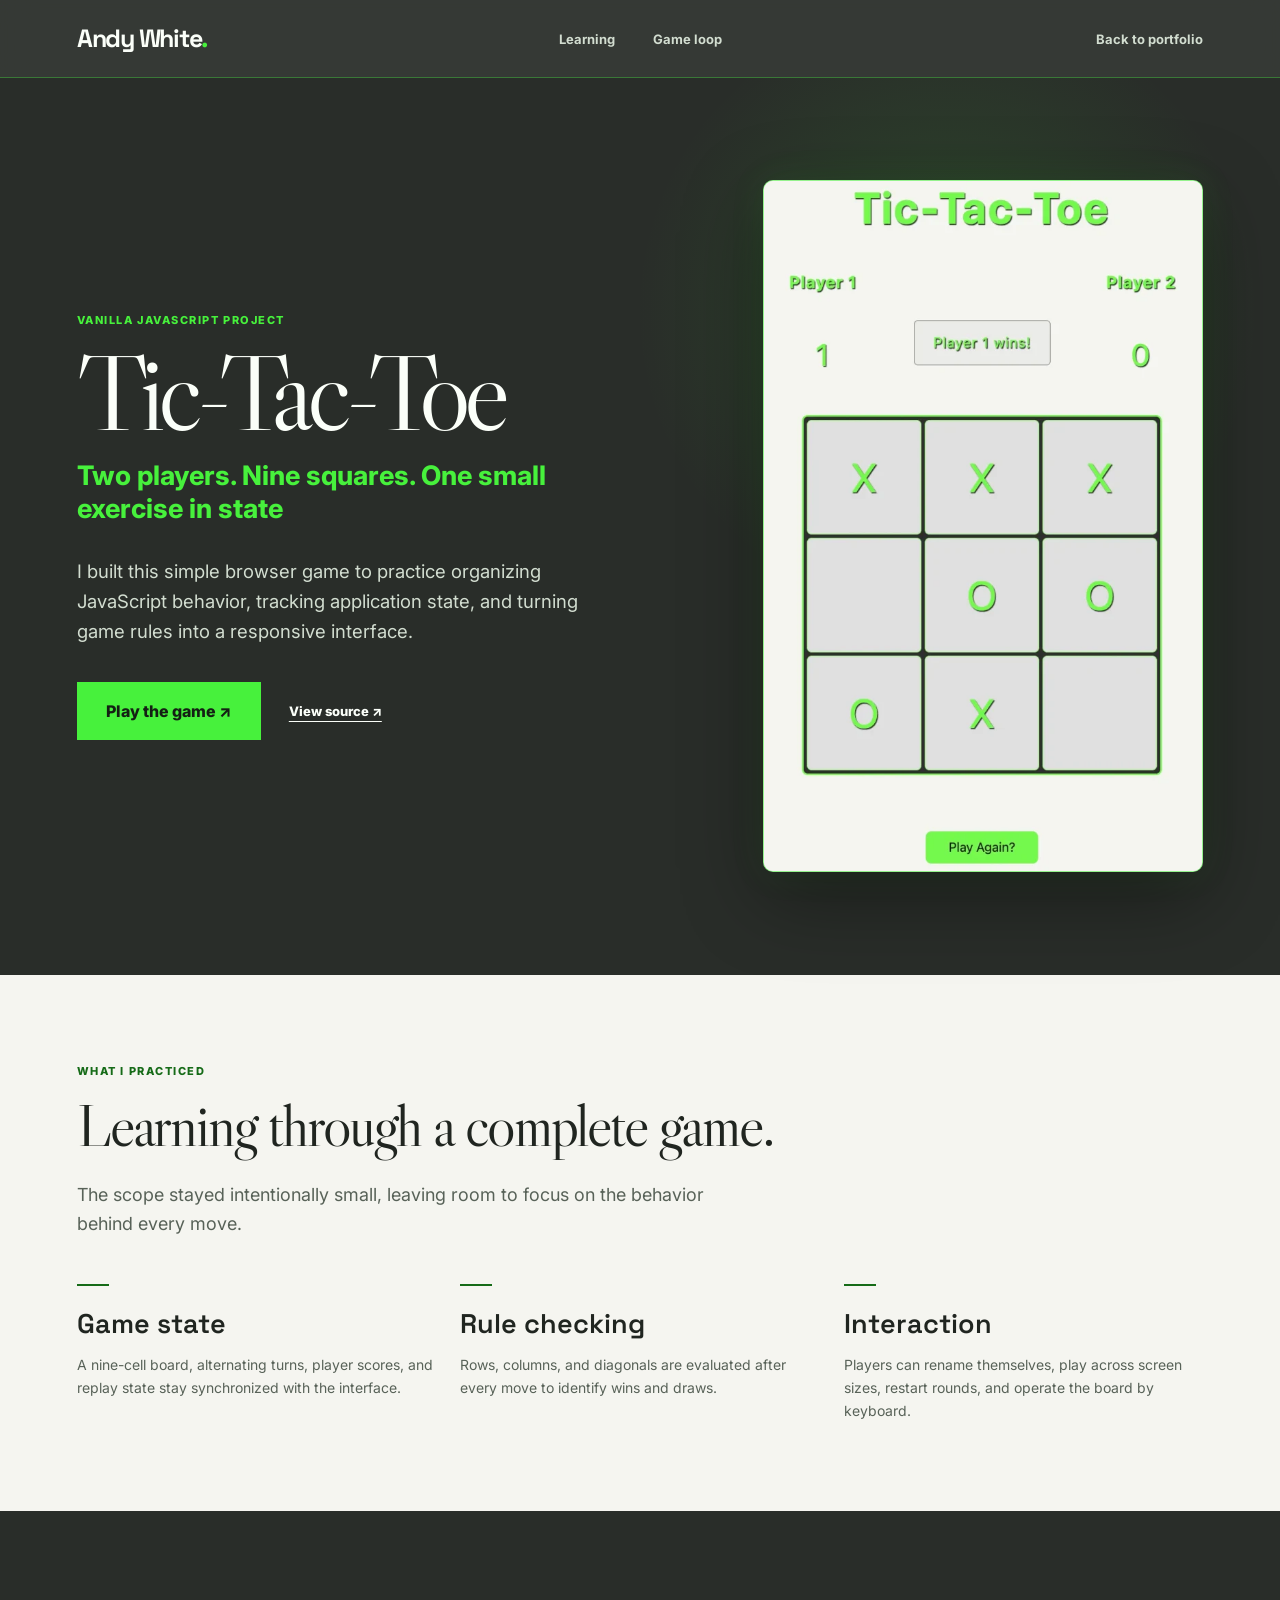
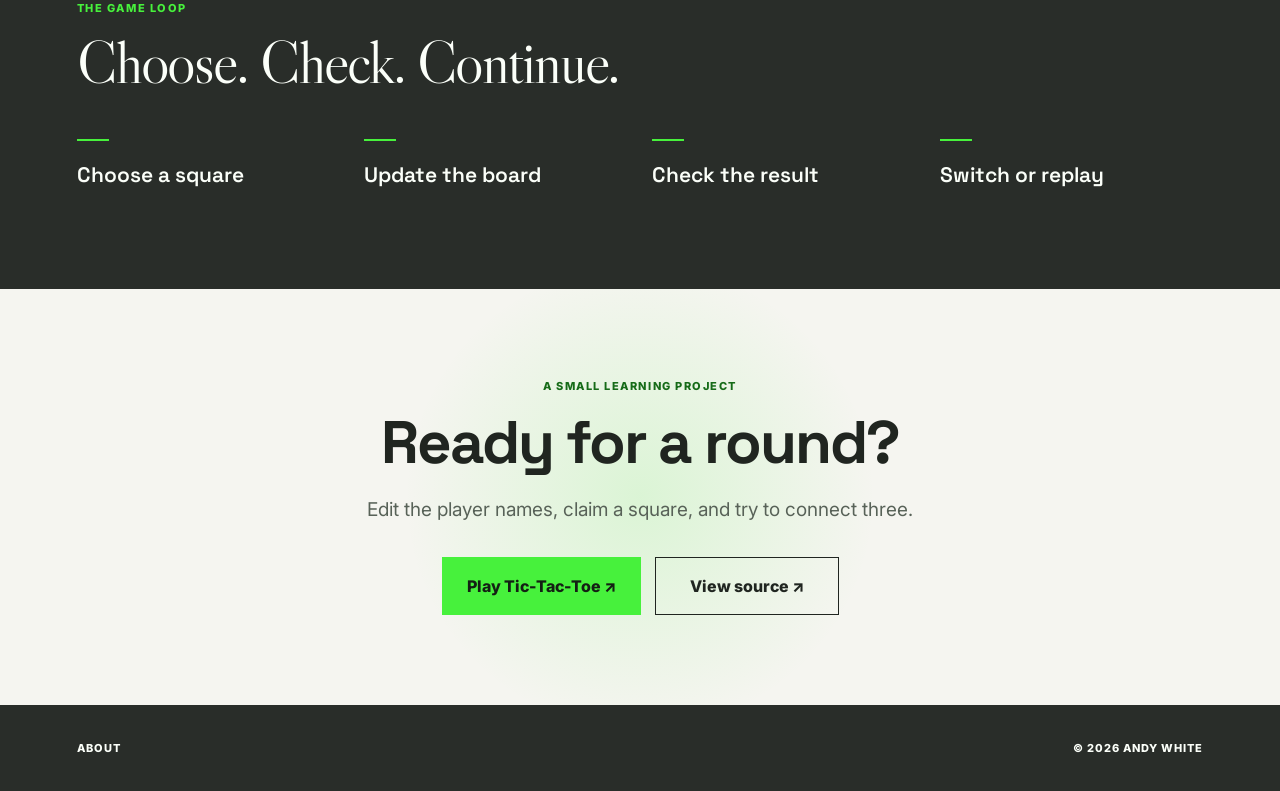
<file: projects/tic-tac-toe.html>
<!doctype html>
<html lang="en">
<head>
  <meta charset="utf-8">
  <meta name="viewport" content="width=device-width, initial-scale=1">
  <title>Tic-Tac-Toe | JavaScript Learning Project by Andy White</title>
  <meta name="description" content="A simple two-player Tic-Tac-Toe learning project built by Andy White with vanilla JavaScript, responsive CSS, scorekeeping, and win detection.">
  <meta name="author" content="Andy White"><meta name="theme-color" content="#252525">
  <link rel="canonical" href="https://andywhite.cv/projects/tic-tac-toe.html">
  <meta property="og:type" content="article"><meta property="og:title" content="Tic-Tac-Toe | JavaScript Learning Project"><meta property="og:description" content="A small browser game built to practice JavaScript state, interaction, and responsive design."><meta property="og:url" content="https://andywhite.cv/projects/tic-tac-toe.html"><meta property="og:site_name" content="Andy White"><meta property="og:image" content="https://andywhite.cv/assets/projects/tic-tac-toe/game.webp"><meta property="og:image:width" content="818"><meta property="og:image:height" content="1288"><meta property="og:image:alt" content="Tic-Tac-Toe game showing a completed round"><meta name="twitter:card" content="summary_large_image">
  <link rel="icon" href="../assets/favicon.svg" type="image/svg+xml">
  <link rel="preconnect" href="https://fonts.googleapis.com"><link rel="preconnect" href="https://fonts.gstatic.com" crossorigin>
  <link rel="preload" as="image" href="../assets/projects/tic-tac-toe/game-640.webp" imagesrcset="../assets/projects/tic-tac-toe/game-400.webp 400w, ../assets/projects/tic-tac-toe/game-640.webp 640w, ../assets/projects/tic-tac-toe/game-944.webp 818w" imagesizes="(max-width: 900px) min(76vw, 520px), min(440px, 34vw)" fetchpriority="high">
  <link href="https://fonts.googleapis.com/css2?family=DM+Mono:wght@500&amp;family=Inter:wght@400;600;700;800&amp;family=Libre+Caslon+Display&amp;family=Space+Grotesk:wght@600;700&amp;display=swap" rel="stylesheet">
  <link rel="stylesheet" href="tic-tac-toe.css?v=1">
  <link rel="stylesheet" href="short-rules.css?v=20261121">
</head>
<body>
  <a class="skip-link" href="#main-content">Skip to main content</a>
  <header class="case-header"><a class="wordmark" href="../">Andy White<span>.</span></a><nav aria-label="Case study navigation"><a href="#learning">Learning</a><a href="#game-loop">Game loop</a></nav><a class="back-link" href="../#projects">Back to portfolio</a></header>
  <main id="main-content">
    <section class="case-hero"><div class="case-hero-inner">
      <div class="hero-copy"><p class="kicker">Vanilla JavaScript project</p><h1>Tic-Tac-Toe</h1><p class="tagline">Two players. Nine squares. One small exercise in state</p><p class="lede">I built this simple browser game to practice organizing JavaScript behavior, tracking application state, and turning game rules into a responsive interface.</p><div class="hero-actions"><a class="button button-solid" href="https://comfyclicks.github.io/Tic-Tac-Toe/" target="_blank" rel="noopener noreferrer">Play the game ↗</a><a class="text-link" href="https://github.com/ComfyClicks/Tic-Tac-Toe" target="_blank" rel="noopener noreferrer">View source ↗</a></div></div>
      <figure class="hero-media"><img src="../assets/projects/tic-tac-toe/game-640.webp" srcset="../assets/projects/tic-tac-toe/game-400.webp 400w, ../assets/projects/tic-tac-toe/game-640.webp 640w, ../assets/projects/tic-tac-toe/game-944.webp 818w" sizes="(max-width: 900px) min(76vw, 520px), min(440px, 34vw)" width="818" height="1288" alt="Tic-Tac-Toe game showing Player 1 winning a round" fetchpriority="high" decoding="async"></figure>
    </div></section>
    <section class="learning-section" id="learning"><div class="section-title"><p class="kicker">What I practiced</p><h2>Learning through a complete game.</h2><p>The scope stayed intentionally small, leaving room to focus on the behavior behind every move.</p></div><div class="learning-grid short-rule-grid"><article><h3>Game state</h3><p>A nine-cell board, alternating turns, player scores, and replay state stay synchronized with the interface.</p></article><article><h3>Rule checking</h3><p>Rows, columns, and diagonals are evaluated after every move to identify wins and draws.</p></article><article><h3>Interaction</h3><p>Players can rename themselves, play across screen sizes, restart rounds, and operate the board by keyboard.</p></article></div></section>
    <section class="game-loop-section" id="game-loop"><div class="loop-heading"><p class="kicker">The game loop</p><h2>Choose. Check. Continue.</h2></div><ol class="game-loop short-rule-grid" role="list"><li><strong>Choose a square</strong></li><li><strong>Update the board</strong></li><li><strong>Check the result</strong></li><li><strong>Switch or replay</strong></li></ol></section>
    <section class="case-closing"><p class="kicker">A small learning project</p><h2>Ready for a round?</h2><p>Edit the player names, claim a square, and try to connect three.</p><div class="closing-actions"><a class="button button-solid" href="https://comfyclicks.github.io/Tic-Tac-Toe/" target="_blank" rel="noopener noreferrer">Play Tic-Tac-Toe ↗</a><a class="button button-ghost" href="https://github.com/ComfyClicks/Tic-Tac-Toe" target="_blank" rel="noopener noreferrer">View source ↗</a></div></section>
  </main>
  <footer><a href="../about.html">About</a><span>&copy; 2026 Andy White</span></footer>
</body>
</html>
</file>
<file: portfolio.css>
@font-face {
  font-family:"Libre Caslon Display";
  src:url("assets/fonts/libre-caslon-display-latin.woff2") format("woff2");
  font-style:normal;
  font-weight:400;
  font-display:swap;
}
@font-face {
  font-family:"Inter";
  src:url("assets/fonts/inter-latin.woff2") format("woff2");
  font-style:normal;
  font-weight:400 800;
  font-display:swap;
}
@font-face {
  font-family:"Space Grotesk";
  src:url("assets/fonts/space-grotesk-latin.woff2") format("woff2");
  font-style:normal;
  font-weight:500 700;
  font-display:swap;
}
@font-face {
  font-family:"DM Mono";
  src:url("assets/fonts/dm-mono-latin.woff2") format("woff2");
  font-style:normal;
  font-weight:500;
  font-display:swap;
}
:root { --paper:#f3eee4; --paper-deep:#e5dccd; --projects:#eee6d9; --ink:#24332f; --muted:#56635e; --rule:#c7bbab; --accent:#974630; --dark:#29423b; --accent-on-dark:#f2a991; --white:#fffaf0; --max-width:1420px; }
* { box-sizing:border-box; }
html { scroll-behavior:smooth; scroll-padding-top:78px; }
body { margin:0; color:var(--ink); background:var(--paper); font-family:Inter,sans-serif; }
a { color:inherit; text-underline-offset:5px; }
img { display:block; max-width:100%; }
button { font:inherit; }
.skip-link { position:fixed; z-index:100; top:10px; left:10px; padding:10px 14px; color:#111; background:#fff; transform:translateY(-160%); }
.skip-link:focus { transform:translateY(0); }
.site-header { position:sticky; z-index:20; top:0; min-height:78px; padding:0 clamp(24px,8vw,178px); display:flex; justify-content:space-between; align-items:center; gap:32px; background:color-mix(in srgb,var(--paper) 93%,transparent); border-bottom:1px solid var(--ink); backdrop-filter:blur(16px); }
.wordmark { font:800 26px/1 "Space Grotesk",sans-serif; letter-spacing:-.05em; text-decoration:none; }
.wordmark span { color:var(--accent); }
.site-header nav { display:flex; gap:clamp(22px,3vw,42px); }
.site-header nav a { color:var(--muted); font-weight:700; text-decoration:none; }
.site-header nav a:hover,.site-header nav a:focus-visible { color:var(--accent); }
.menu-button { display:none; padding:10px 0; color:var(--ink); background:none; border:0; font-size:13px; font-weight:800; cursor:pointer; }
.hero { min-height:calc(100svh - 78px); display:grid; place-items:center; border-bottom:1px solid var(--ink); }
.hero-inner { width:min(1080px,calc(100% - 48px)); padding:96px 0 72px; text-align:center; }
.hero h1 { margin:0 auto 28px; font:400 clamp(64px,8.2vw,124px)/.93 "Libre Caslon Display",serif; letter-spacing:-.055em; }
.hero-copy { max-width:780px; margin:0 auto; color:#53605c; font-size:clamp(20px,2vw,29px); line-height:1.45; }
.actions { margin-top:42px; display:flex; justify-content:center; gap:14px; }
.button { min-width:182px; padding:20px 26px; border:1px solid var(--ink); font-weight:750; text-align:center; text-decoration:none; transition:transform .2s,background .2s,color .2s; }
.button:hover,.button:focus-visible { transform:translateY(-3px); }
.button-solid { color:var(--white); border-color:var(--accent); background:var(--accent); }
.button-outline { background:transparent; }
.social-link { display:inline-flex; align-items:center; justify-content:center; gap:7px; }
.social-link svg { display:block; width:14px; height:14px; flex:0 0 14px; fill:currentColor; }
.hero-facts { margin-top:68px; display:flex; justify-content:center; color:var(--muted); font-size:12px; font-weight:700; letter-spacing:.13em; text-transform:uppercase; }
.hero-facts span { padding:0 30px; border-right:1px solid var(--rule); }
.hero-facts span:last-child { border:0; }
.section { padding:clamp(90px,10vw,150px) clamp(24px,4vw,56px); }
.section-heading { max-width:var(--max-width); margin:0 auto clamp(48px,6vw,84px); }
.section-heading h2 { margin:-12px 0 0; font:400 clamp(58px,7vw,108px)/.94 "Libre Caslon Display",serif; letter-spacing:-.05em; }
.eyebrow { margin:0; color:var(--accent); font-size:12px; font-weight:700; line-height:1.3; letter-spacing:.16em; text-transform:uppercase; }
.projects { background:var(--projects); }
.feature-project { max-width:var(--max-width); min-height:650px; margin:0 auto 30px; display:grid; grid-template-columns:1.55fr 1fr; overflow:hidden; border:1px solid var(--rule); border-radius:12px; background:var(--paper); }
.product-visual { display:grid; place-items:center; overflow:hidden; text-decoration:none; background:#dcd4c7; }
.feature-image { min-height:650px; padding:clamp(20px,3vw,44px); }
.browser-frame { width:min(92%,650px); overflow:hidden; border:0; border-radius:4px; background:#fff; box-shadow:0 12px 30px rgba(36,51,47,.12); transition:transform .4s ease,box-shadow .4s ease; }
.browser-frame-feature { width:min(100%,850px); }
.browser-chrome { display:none; }
.browser-frame img { width:100%; height:auto; object-fit:contain; }
.browser-frame-dark { background:#101724; }
.product-visual:hover .browser-frame,.product-visual:focus-visible .browser-frame { transform:translateY(-4px); box-shadow:0 22px 55px rgba(36,51,47,.2); }
.feature-copy { padding:clamp(42px,5vw,82px); display:flex; flex-direction:column; justify-content:center; }
.feature-copy h3 { margin:14px 0 5px; font:400 clamp(60px,6vw,94px)/1 "Libre Caslon Display",serif; letter-spacing:-.05em; }
.project-tagline { margin:0 0 30px; color:var(--accent); font-size:20px; font-weight:750; }
.feature-copy>p:last-of-type { color:var(--muted); font-size:16px; line-height:1.55; }
.text-links { display:flex; flex-wrap:wrap; gap:16px; margin:25px 0; }
.text-links a,.inline-link,.photo-link { font-size:13px; font-weight:800; }
.tags { display:flex; flex-wrap:wrap; gap:7px; }
.tags span { padding:7px 10px; border:1px solid var(--rule); border-radius:999px; color:var(--muted); font-size:10px; font-weight:700; letter-spacing:.05em; text-transform:uppercase; }
.project-grid { max-width:var(--max-width); margin:0 auto; display:grid; grid-template-columns:1fr 1fr; gap:30px; }
.project-card { overflow:hidden; border:1px solid var(--rule); border-radius:9px; background:var(--paper); }
.project-card>.product-visual { min-height:390px; padding:30px; }
.project-card-copy { min-height:268px; padding:34px; }
.project-card h3 { margin:12px 0; font:600 clamp(27px,3vw,40px)/1.1 "Space Grotesk",sans-serif; letter-spacing:-.04em; }
.project-card p:not(.eyebrow) { max-width:610px; color:var(--muted); line-height:1.55; }
.card-links { display:flex; flex-wrap:wrap; gap:10px 20px; }
.project-archive-link { display:block; width:fit-content; margin:48px auto 0; padding-bottom:5px; border-bottom:1px solid var(--ink); font-size:14px; font-weight:800; text-decoration:none; }
.skills { color:var(--white); background:var(--dark); }
.skills .section-heading h2 { color:var(--white); }
.skill-grid { max-width:var(--max-width); margin:0 auto; display:grid; grid-template-columns:repeat(3,1fr); border-top:1px solid rgba(255,255,255,.3); border-left:1px solid rgba(255,255,255,.3); }
.skill-grid article { min-height:520px; padding:clamp(30px,4vw,54px); display:flex; flex-direction:column; border-right:1px solid rgba(255,255,255,.3); border-bottom:1px solid rgba(255,255,255,.3); }
.skill-grid h3 { max-width:350px; margin:0 0 18px; font:600 clamp(28px,3vw,40px)/1.05 "Space Grotesk",sans-serif; letter-spacing:-.04em; }
.skill-summary { min-height:76px; margin:0 0 30px; color:#d7d5cc; font-size:15px; line-height:1.6; }
.capability-list { margin:auto 0 0; border-top:1px solid rgba(255,255,255,.24); }
.capability-list div { min-height:66px; padding:14px 0; display:grid; grid-template-columns:94px minmax(0,1fr); gap:16px; align-items:center; border-bottom:1px solid rgba(255,255,255,.18); }
.capability-list div:last-child { border-bottom:0; }
.capability-list dt { color:var(--accent-on-dark); font:500 10px "DM Mono",monospace; letter-spacing:.08em; text-transform:uppercase; }
.capability-list dd { margin:0; color:var(--white); font-size:13px; font-weight:600; line-height:1.45; }
.credential-list { max-width:var(--max-width); margin:0 auto; border-top:1px solid var(--rule); }
.credential-list article { min-height:142px; padding:34px 0; display:grid; grid-template-columns:94px minmax(0,1fr) auto; gap:28px; align-items:center; border-bottom:1px solid var(--rule); }
.credential-mark { width:74px; height:72px; display:grid; place-items:center; border-radius:3px; color:var(--accent); background:var(--paper-deep); font-weight:800; }
.credential-list h3 { margin:0 0 12px; font:700 clamp(20px,2vw,26px)/1.2 "Space Grotesk",sans-serif; letter-spacing:-.025em; }
.credential-list p { margin:0; color:var(--muted); }
.credential-list a { font-size:13px; font-weight:800; text-decoration:none; }
.photography { color:#252a2d; background:#f5f5f3; border-top:1px solid #d3d7d9; }
.photo-heading h2 { font-family:"Space Grotesk",sans-serif; font-weight:700; }
.photo-grid { max-width:var(--max-width); margin:0 auto; display:grid; grid-template-columns:repeat(3,1fr); gap:14px; }
.photo-grid figure { position:relative; height:420px; margin:0; overflow:hidden; border-radius:8px; background:#ddd; }
.photo-grid img { width:100%; height:100%; object-fit:cover; transition:transform .55s ease; }
.photo-grid figure:hover img { transform:scale(1.035); }
.photo-grid figcaption { position:absolute; left:14px; bottom:12px; padding:10px 13px; border-radius:5px; color:#fff; background:rgba(20,24,22,.78); font-size:11px; font-weight:700; }
.photo-link { display:block; width:fit-content; margin:36px auto 0; }
.closer { min-height:760px; padding:110px 24px; display:grid; place-content:center; text-align:center; color:var(--white); background:var(--dark); }
.closer h2 { margin:0 0 28px; color:var(--white); font:700 clamp(64px,8vw,112px)/.93 "Space Grotesk",sans-serif; letter-spacing:-.065em; }
.closer>p { margin:0; color:#d3d1c9; font-size:20px; }
.contact-intro .eyebrow { color:var(--accent-on-dark); }
.contact-intro>p:last-child { max-width:620px; margin:0 auto; color:#d3d1c9; font-size:20px; line-height:1.6; }
.contact-form { width:min(680px,calc(100vw - 48px)); margin:52px auto 0; text-align:left; }
.contact-fields { display:grid; grid-template-columns:1fr 1fr; gap:24px; }
.contact-fields label { display:grid; gap:9px; }
.contact-fields label>span { color:#d3d1c9; font-size:11px; font-weight:700; letter-spacing:.12em; text-transform:uppercase; }
.contact-fields input,.contact-fields textarea { width:100%; padding:16px 18px; color:var(--white); border:1px solid #5c625f; border-radius:0; outline:0; background:#26302d; font:inherit; }
.contact-fields textarea { resize:vertical; min-height:150px; }
.contact-fields input:focus,.contact-fields textarea:focus { border-color:#f2a991; box-shadow:0 0 0 2px rgba(242,169,145,.22); }
.contact-message { grid-column:1/-1; }
.contact-honeypot { position:absolute; width:1px; height:1px; overflow:hidden; clip:rect(0 0 0 0); white-space:nowrap; }
.contact-submit { margin-top:24px; display:flex; align-items:center; justify-content:space-between; gap:20px; }
.contact-submit .cf-turnstile { display:flex; flex:1 1 auto; justify-content:center; }
.contact-submit .button { cursor:pointer; background:var(--accent); }
.contact-submit .button:disabled { cursor:wait; opacity:.65; transform:none; }
.contact-status { min-height:24px; margin:18px 0 0; color:#d3d1c9; text-align:center; }
.contact-status:empty { min-height:0; margin:0; }

.contact-recovery { text-align:center; }
.contact-recovery button { padding:8px 12px; color:inherit; background:transparent; border:1px solid currentColor; cursor:pointer; }
.contact-status.is-error { color:#ffb7ad; }
.contact-links { margin-top:36px; display:flex; justify-content:center; gap:28px; }
.contact-links a { color:var(--white); font-size:12px; font-weight:700; letter-spacing:.08em; text-transform:uppercase; }
.button-light { color:var(--white); border-color:var(--white); }
footer { min-height:86px; padding:0 clamp(24px,4vw,56px); display:flex; justify-content:space-between; align-items:center; gap:30px; background:var(--paper); font-size:11px; font-weight:700; letter-spacing:.1em; text-transform:uppercase; }
footer a { text-decoration:none; }
footer a:hover,footer a:focus-visible { color:var(--accent); }
@media (max-width:980px) {
  .site-header { position:static; min-height:68px; flex-wrap:wrap; gap:16px; padding-block:16px; }
  .site-header nav { flex-basis:100%; flex-wrap:wrap; gap:8px 20px; }
  .site-header nav a { padding:8px 0; }
  .site-header.menu-ready { position:sticky; flex-wrap:nowrap; padding-block:0; }
  .menu-ready .menu-button { display:block; min-height:44px; min-width:44px; }
  .site-header.menu-ready nav { display:none; position:absolute; top:100%; inset-inline:0; max-height:calc(100dvh - 68px); overflow-y:auto; overscroll-behavior:contain; padding:12px 24px; gap:0; background:var(--paper); border-bottom:1px solid var(--ink); }
  .site-header.menu-ready nav.open { display:grid; }
  .menu-ready nav a { padding:15px 0; border-bottom:1px solid var(--rule); }
  .hero { min-height:calc(100svh - 68px); }
  .feature-project { grid-template-columns:1fr; }
  .feature-image { min-height:520px; }
  .project-grid,.skill-grid { grid-template-columns:1fr; }
  .skill-grid article { min-height:auto; }
  .skill-summary { min-height:auto; }
  .photo-grid { grid-template-columns:1fr 1fr; }
}
@media (max-width:620px) {
  html { scroll-padding-top:68px; }
  .site-header,.section { padding-inline:22px; }
  .section-heading h2 { font-size:50px; }
  .hero-inner { padding-top:70px; }
  .hero h1 { font-size:clamp(52px,17vw,80px); }
  .hero-facts { gap:12px; flex-direction:column; }
  .hero-facts span { border:0; }
  .actions { flex-direction:column; }
  .feature-image { min-height:300px; padding:18px; }
  .project-card>.product-visual { min-height:270px; padding:18px; }
  .browser-frame { width:100%; }
  .credential-list article { grid-template-columns:74px 1fr; }
  .credential-list a { grid-column:2; }
  .photo-grid { grid-template-columns:1fr; }
  .photo-grid figure { height:360px; }
  .closer { min-height:650px; }
  .closer h2 { font-size:50px; }
  .contact-fields { grid-template-columns:1fr; }
  .contact-message { grid-column:auto; }
  .contact-submit { align-items:stretch; flex-direction:column; }
  .contact-submit .button { width:100%; }
  footer { padding-block:28px; flex-direction:column; align-items:flex-start; }
}
@media (prefers-reduced-motion:reduce) { html { scroll-behavior:auto; } *,*::before,*::after { transition-duration:.01ms!important; } }
</file>
<file: projects/other-projects.css>
:root { --paper:#f3eee4; --projects:#eee6d9; --ink:#24332f; --muted:#56635e; --rule:#c7bbab; --accent:#974630; }
* { box-sizing:border-box; }
body { margin:0; color:var(--ink); background:var(--paper); font-family:Inter,sans-serif; }
a { color:inherit; text-underline-offset:5px; }
img { display:block; max-width:100%; }
.skip-link { position:fixed; z-index:100; top:10px; left:10px; padding:10px 14px; color:#111; background:#fff; transform:translateY(-160%); }
.skip-link:focus { transform:translateY(0); }
.site-header { min-height:78px; padding:0 clamp(24px,8vw,150px); display:flex; align-items:center; justify-content:space-between; gap:28px; border-bottom:1px solid var(--ink); }
.wordmark { font:800 26px/1 "Space Grotesk",sans-serif; letter-spacing:-.05em; text-decoration:none; }
.wordmark span { color:var(--accent); }
.back-link { color:var(--muted); font-size:13px; font-weight:800; text-decoration:none; }
.back-link:hover,.back-link:focus-visible { color:var(--accent); }
.archive-page { min-height:calc(100svh - 78px); padding:clamp(90px,10vw,150px) clamp(24px,4vw,56px); background:var(--projects); }
.archive-heading { max-width:1420px; margin:0 auto clamp(50px,7vw,90px); }
.archive-heading h1 { margin:0; font:400 clamp(64px,8vw,120px)/.92 "Libre Caslon Display",serif; letter-spacing:-.055em; }
.project-grid { max-width:1420px; margin:0 auto; display:grid; grid-template-columns:repeat(auto-fit,minmax(min(100%,18rem),1fr)); gap:30px; }
.project-card { overflow:hidden; border:1px solid var(--rule); border-radius:9px; background:var(--paper); }
.product-visual { min-height:390px; padding:30px; display:grid; place-items:center; overflow:hidden; background:#dcd4c7; text-decoration:none; }
.browser-frame { width:min(92%,650px); overflow:hidden; border:0; border-radius:4px; background:#fff; box-shadow:0 12px 30px rgba(36,51,47,.12); transition:transform .4s ease,box-shadow .4s ease; }
.browser-frame-portrait { width:fit-content; max-width:100%; }
.browser-chrome { display:none; }
.browser-frame img { width:100%; height:auto; max-height:340px; object-fit:contain; }
.browser-frame-portrait img { width:auto; height:auto; max-height:330px; }
.product-visual:hover .browser-frame,.product-visual:focus-visible .browser-frame { transform:translateY(-4px); box-shadow:0 22px 55px rgba(36,51,47,.2); }
.project-copy { min-height:240px; padding:34px; }
.project-card h2 { margin:0 0 14px; font:600 clamp(27px,3vw,40px)/1.1 "Space Grotesk",sans-serif; letter-spacing:-.04em; }
.project-card p { color:var(--muted); line-height:1.55; }
.inline-link { font-size:13px; font-weight:800; }
footer { min-height:86px; padding:0 clamp(24px,4vw,56px); display:flex; justify-content:space-between; align-items:center; gap:30px; background:var(--paper); font-size:11px; font-weight:700; letter-spacing:.1em; text-transform:uppercase; }
footer a { text-decoration:none; }
@media (max-width:620px) { .site-header { min-height:68px; padding-inline:22px; } .archive-page { padding-inline:22px; } .archive-heading h1 { font-size:56px; } .product-visual { min-height:280px; padding:18px; } .browser-frame { width:100%; } .browser-frame-portrait { width:fit-content; } footer { padding-block:28px; flex-direction:column; align-items:flex-start; } }
@media (prefers-reduced-motion:reduce) { *,*::before,*::after { transition-duration:.01ms!important; } }

/* Keep the frame within the 1440:1000 image's width at its 340px height cap. */
.browser-frame-library { max-width:489px; }
</file>
<file: about.css>
:root { --paper:#f3eee4; --ink:#24332f; --muted:#56635e; --rule:#c7bbab; --accent:#974630; --white:#fffaf0; }
* { box-sizing:border-box; }
body { min-height:100svh; margin:0; display:grid; grid-template-rows:auto 1fr auto; color:var(--ink); background:var(--paper); font-family:Inter,sans-serif; }
a { color:inherit; }
.skip-link { position:fixed; z-index:100; top:10px; left:10px; padding:10px 14px; color:#111; background:#fff; transform:translateY(-160%); }
.skip-link:focus { transform:translateY(0); }
.about-header { min-height:78px; padding:0 clamp(24px,8vw,150px); display:flex; align-items:center; justify-content:space-between; gap:28px; border-bottom:1px solid var(--ink); }
.wordmark { font:800 26px/1 "Space Grotesk",sans-serif; letter-spacing:-.05em; text-decoration:none; }
.wordmark span { color:var(--accent); }
.back-link { color:var(--muted); font-size:13px; font-weight:800; text-decoration:none; }
.back-link:hover,.back-link:focus-visible { color:var(--accent); }
.about-page { width:min(1500px,100%); margin:0 auto; padding:clamp(80px,11vw,170px) clamp(24px,8vw,150px); display:grid; grid-template-columns:.8fr 1.2fr; column-gap:clamp(60px,10vw,160px); row-gap:0; align-items:start; }
.about-page h1 { margin:0; font:400 clamp(76px,9vw,138px)/.9 "Libre Caslon Display",serif; letter-spacing:-.06em; }
.about-content { max-width:760px; padding-top:10px; }
.about-content p { margin:0 0 28px; color:var(--muted); font-size:clamp(19px,1.65vw,25px); line-height:1.55; }
.about-content p:first-child { color:var(--ink); font-size:clamp(24px,2.35vw,35px); line-height:1.4; letter-spacing:-.025em; }
.about-actions { margin-top:46px; display:flex; gap:14px; }
.button { min-width:176px; padding:19px 25px; border:1px solid var(--ink); font-weight:800; text-align:center; text-decoration:none; transition:transform .2s; }
.button:hover,.button:focus-visible { transform:translateY(-3px); }
.button-solid { color:var(--white); border-color:var(--accent); background:var(--accent); }
.button-outline { background:transparent; }
.creative-work { grid-column:1/-1; margin-top:clamp(36px,5vw,72px); padding-top:clamp(36px,4vw,56px); border-top:1px solid var(--rule); }
.creative-work>h2 { margin:0 0 38px; color:var(--accent); font-size:12px; font-weight:800; letter-spacing:.14em; text-transform:uppercase; }
.creative-grid { display:grid; grid-template-columns:1.65fr .85fr; gap:18px; }
.photo-feature,.music-feature { min-height:410px; position:relative; overflow:hidden; border:1px solid var(--rule); border-radius:8px; text-decoration:none; }
.photo-feature img { width:100%; height:100%; position:absolute; inset:0; object-fit:cover; transition:transform .5s ease; }
.photo-feature:hover img { transform:scale(1.025); }
.photo-feature>span { position:absolute; inset:auto 0 0; padding:26px 28px; display:flex; align-items:end; justify-content:space-between; gap:24px; color:#fff; background:linear-gradient(transparent,rgba(14,22,19,.82)); }
.photo-feature strong { font:600 clamp(26px,3vw,40px)/1 "Space Grotesk",sans-serif; letter-spacing:-.035em; }
.photo-feature small { font-size:12px; font-weight:800; }
.music-feature { display:flex; flex-direction:column; justify-content:flex-end; gap:12px; padding:26px 28px; color:var(--white); background:var(--ink); }
.music-feature strong { font:600 clamp(26px,3vw,40px)/1.05 "Space Grotesk",sans-serif; letter-spacing:-.035em; }
.music-feature span { font-size:13px; font-weight:800; text-decoration:underline; text-underline-offset:4px; }
.music-feature:focus-visible { outline:2px solid var(--accent); outline-offset:3px; }
footer { min-height:86px; padding:0 clamp(24px,8vw,150px); display:flex; align-items:center; justify-content:space-between; gap:24px; border-top:1px solid var(--rule); font-size:11px; font-weight:800; letter-spacing:.09em; text-transform:uppercase; }
@media (max-width:760px) { .about-header { min-height:68px; } .about-page { grid-template-columns:1fr; column-gap:0; row-gap:48px; } .about-page h1 { font-size:68px; } .about-actions { flex-direction:column; } .creative-work { margin-top:12px; } .creative-grid { grid-template-columns:1fr; } .photo-feature,.music-feature { min-height:340px; } footer { padding-block:28px; flex-direction:column; align-items:flex-start; } }
@media (prefers-reduced-motion:reduce) { *,*::before,*::after { transition-duration:.01ms!important; } }
</file>
<file: projects/barteraid.css>
:root { --paper:#f7f8fa; --paper-deep:#e9edf2; --ink:#111827; --muted:#566273; --rule:#cfd6df; --accent:#7d5900; --dark:#111827; --white:#fffdf7; --max-width:1420px; }
* { box-sizing:border-box; }
html { scroll-behavior:smooth; scroll-padding-top:78px; }
body { margin:0; color:var(--ink); background:var(--paper); font-family:Inter,sans-serif; }
img { display:block; max-width:100%; }
a { color:inherit; text-underline-offset:5px; }
.skip-link { position:fixed; z-index:100; top:10px; left:10px; padding:10px 14px; color:#111; background:#fff; transform:translateY(-160%); }
.skip-link:focus { transform:translateY(0); }
.case-header { position:sticky; z-index:20; top:0; min-height:78px; padding:0 clamp(24px,6vw,96px); display:grid; grid-template-columns:1fr auto 1fr; align-items:center; gap:28px; border-bottom:1px solid var(--ink); background:color-mix(in srgb,var(--paper) 93%,transparent); backdrop-filter:blur(16px); }
.wordmark { font:800 25px/1 "Space Grotesk",sans-serif; letter-spacing:-.05em; text-decoration:none; }
.wordmark span { color:var(--accent); }
.case-header nav { display:flex; gap:clamp(20px,3vw,38px); }
.case-header nav a,.back-link { color:var(--muted); font-size:13px; font-weight:700; text-decoration:none; }
.case-header nav a:hover,.case-header nav a:focus-visible,.back-link:hover,.back-link:focus-visible { color:var(--accent); }
.back-link { justify-self:end; }
.kicker { margin:0; color:var(--accent); font-size:11px; font-weight:800; letter-spacing:.14em; text-transform:uppercase; }
.case-hero { min-height:calc(100svh - 78px); padding:clamp(76px,9vw,130px) clamp(24px,6vw,96px) 48px; display:grid; grid-template-columns:.8fr 1.2fr; grid-template-rows:1fr auto; gap:clamp(42px,6vw,90px); border-bottom:1px solid var(--ink); }
.hero-copy { align-self:center; }
.hero-copy h1 { margin:16px 0 8px; font:400 clamp(76px,9vw,142px)/.9 "Libre Caslon Display",serif; letter-spacing:-.065em; }
.tagline { margin:0 0 35px; color:var(--accent); font-size:clamp(22px,2.1vw,32px); font-weight:750; }
.lede { max-width:610px; margin:0; color:var(--muted); font-size:clamp(18px,1.6vw,23px); line-height:1.55; }
.hero-actions { margin-top:36px; display:flex; flex-wrap:wrap; align-items:center; gap:12px; }
.hero-actions .button { display:inline-flex; align-items:center; justify-content:center; flex-shrink:0; min-width:0; min-height:54px; padding:15px 18px; font-size:13px; white-space:nowrap; }
.button-outline { color:var(--ink); background:transparent; }
.button-outline:hover { background:#e7ebf0; }
.button { display:inline-block; min-width:184px; padding:19px 25px; border:1px solid var(--ink); font-weight:800; text-align:center; text-decoration:none; transition:transform .2s; }
.button:hover,.button:focus-visible { transform:translateY(-3px); }
.button-solid { color:var(--white); border-color:var(--accent); background:var(--accent); }
.text-link { font-size:13px; font-weight:800; }
.project-facts { grid-column:1/-1; margin:0; display:grid; grid-template-columns:repeat(3,1fr); border-top:1px solid var(--rule); }
.project-facts div { padding:24px 30px 0 0; }
.project-facts dt,.technology-list dt { margin-bottom:8px; color:var(--accent); font:500 10px "DM Mono",monospace; letter-spacing:.1em; text-transform:uppercase; }
.project-facts dd { margin:0; font-weight:700; }
.screen-stage { margin:0; padding:clamp(18px,3vw,40px); display:grid; place-items:center; background:#dfe4ea; }
.screen-stage-dark { background:#0d1524; }
.screen-frame { width:100%; position:relative; overflow:hidden; padding:0; color:inherit; text-align:initial; font:inherit; border:0; border-radius:4px; background:#fff; box-shadow:0 12px 32px rgba(17,24,39,.14); }
.screenshot-trigger { cursor:zoom-in; transition:transform .25s ease,box-shadow .25s ease; }
.screenshot-trigger::after { content:"View gallery"; position:absolute; right:12px; bottom:12px; padding:8px 10px; color:#fff; background:rgba(17,24,39,.88); border-radius:4px; font-size:10px; font-weight:800; letter-spacing:.06em; text-transform:uppercase; opacity:0; transform:translateY(5px); transition:opacity .2s ease,transform .2s ease; }
.screenshot-trigger:hover,.screenshot-trigger:focus-visible { transform:translateY(-3px); box-shadow:0 24px 62px rgba(17,24,39,.22); outline:2px solid var(--accent); outline-offset:4px; }
.screenshot-trigger:hover::after,.screenshot-trigger:focus-visible::after { opacity:1; transform:translateY(0); }
.screen-chrome { display:none; }
.screen-frame img { width:100%; height:auto; object-fit:contain; }
.hero-media { width:100%; max-width:760px; align-self:center; justify-self:end; overflow:hidden; border:1px solid #263247; border-radius:12px; box-shadow:0 24px 70px rgba(17,24,39,.16); }
.story-section { padding:clamp(96px,11vw,170px) clamp(24px,6vw,96px); display:grid; grid-template-columns:1fr 1fr; gap:50px 80px; }
.story-heading h2,.section-title h2 { margin:16px 0 0; font:400 clamp(58px,7vw,108px)/.95 "Libre Caslon Display",serif; letter-spacing:-.055em; }
.story-copy { align-self:end; max-width:650px; color:var(--muted); font-size:clamp(17px,1.6vw,21px); line-height:1.65; }
.story-copy p:first-child { margin-top:0; }
.wide-media { width:100%; max-width:1120px; grid-column:1/-1; margin:40px auto 0; overflow:hidden; border:1px solid var(--rule); border-radius:12px; }
.product-section,.production-section { padding:clamp(96px,10vw,150px) clamp(24px,6vw,96px); background:#e9edf2; }
.section-title { max-width:var(--max-width); margin:0 auto clamp(50px,7vw,90px); }
.product-grid { max-width:1120px; margin:0 auto; display:grid; grid-template-columns:1fr 1fr; gap:26px; }
.product-feature { margin:0; overflow:hidden; border:1px solid var(--rule); border-radius:10px; background:var(--paper); }
.product-feature-wide { grid-column:1/-1; }
.product-feature .screen-stage { padding:24px; }
.product-feature figcaption { padding:26px 30px 30px; display:grid; grid-template-columns:110px 1fr; gap:20px; color:var(--muted); line-height:1.5; }
.product-feature figcaption strong { color:var(--ink); font-size:19px; }
.engineering-section { padding:clamp(100px,11vw,170px) clamp(24px,6vw,96px); color:var(--white); background:var(--dark); }
.section-title-light { display:grid; grid-template-columns:2fr 1fr; gap:60px; align-items:end; }
.section-title-light h2 { color:var(--white); }
.section-title-light p { margin:0; color:#cbd3df; font-size:19px; line-height:1.55; }
.system-flow { max-width:var(--max-width); margin:0 auto 70px; padding:0; display:grid; grid-template-columns:repeat(4,1fr); list-style:none; border-top:1px solid rgba(255,255,255,.28); border-left:1px solid rgba(255,255,255,.28); }
.system-flow li { min-height:290px; padding:34px; border-right:1px solid rgba(255,255,255,.28); border-bottom:1px solid rgba(255,255,255,.28); }
.system-flow span { color:#f2c14e; font:500 11px "DM Mono",monospace; }
.system-flow strong { display:block; margin:58px 0 18px; font:600 27px "Space Grotesk",sans-serif; }
.system-flow p { margin:0; color:#cbd3df; font-size:14px; line-height:1.6; }
.engineering-media { max-width:1120px; margin:0 auto; overflow:hidden; border-radius:12px; border:1px solid rgba(255,255,255,.24); }
.production-grid { max-width:var(--max-width); margin:0 auto 74px; display:grid; grid-template-columns:repeat(2,1fr); border-top:1px solid var(--rule); border-left:1px solid var(--rule); }
.production-grid article { padding:42px; border-right:1px solid var(--rule); border-bottom:1px solid var(--rule); }
.production-grid h3 { margin:0 0 18px; font:600 28px "Space Grotesk",sans-serif; }
.production-grid p { margin:0; color:var(--muted); line-height:1.65; }
.technology-list { max-width:var(--max-width); margin:0 auto; border-top:1px solid var(--rule); }
.technology-list div { padding:22px 0; display:grid; grid-template-columns:210px 1fr; border-bottom:1px solid var(--rule); }
.technology-list dd { margin:0; font-weight:700; line-height:1.5; }
.case-closing { min-height:680px; padding:90px 24px; display:grid; place-items:center; align-content:center; text-align:center; color:var(--white); background:var(--dark); }
.case-closing img { width:72px; margin-bottom:28px; }
.case-closing h2 { margin:0 0 24px; font:700 clamp(58px,7vw,104px)/.96 "Space Grotesk",sans-serif; letter-spacing:-.06em; }
.case-closing p { margin:0 0 38px; color:#cbd3df; font-size:19px; }
footer { min-height:86px; padding:0 clamp(24px,6vw,96px); display:flex; align-items:center; justify-content:space-between; gap:24px; color:var(--ink); background:var(--paper); font-size:11px; font-weight:800; letter-spacing:.09em; text-transform:uppercase; }
footer a { text-decoration:none; }
.gallery-modal { width:min(1500px,calc(100vw - 32px)); height:calc(100dvh - 32px); max-width:none; max-height:none; margin:auto; padding:0; color:var(--ink); background:var(--paper); border:1px solid var(--rule); border-radius:10px; box-shadow:0 30px 90px rgba(8,15,13,.45); }
.gallery-modal[open] { position:fixed; display:grid; grid-template-rows:1fr; }
.gallery-modal::backdrop { background:rgba(12,20,17,.82); backdrop-filter:blur(8px); }
.gallery-header { position:absolute; z-index:3; top:18px; right:18px; }
.gallery-header>div { position:absolute; width:1px; height:1px; padding:0; margin:-1px; overflow:hidden; clip:rect(0,0,0,0); white-space:nowrap; border:0; }
.gallery-close { min-width:78px; padding:11px 14px; color:var(--ink); background:color-mix(in srgb,var(--paper) 94%,transparent); border:1px solid var(--ink); font:800 12px Inter,sans-serif; cursor:pointer; backdrop-filter:blur(10px); }
.gallery-close:hover,.gallery-close:focus-visible { color:var(--white); background:var(--ink); }
.gallery-stage { min-height:0; padding:24px clamp(54px,5vw,80px) 84px; overflow:hidden; }
.gallery-item { width:min(1180px,100%); height:100%; margin:0 auto; display:none; grid-template-rows:minmax(0,1fr) auto; align-items:center; }
.gallery-item.is-active { display:grid; }
.gallery-item img { width:auto; height:auto; max-width:100%; max-height:calc(100dvh - 180px); margin:auto; object-fit:contain; border:1px solid var(--rule); border-radius:6px; background:#fff; box-shadow:0 18px 55px rgba(22,35,31,.14); }
.gallery-item figcaption { padding:12px 2px 0; color:var(--ink); font:700 14px "Space Grotesk",sans-serif; text-align:center; }
.gallery-controls { position:absolute; z-index:2; inset:auto 0 0; min-height:64px; padding:12px clamp(18px,3vw,38px); display:grid; grid-template-columns:1fr auto 1fr; align-items:center; gap:20px; background:color-mix(in srgb,var(--paper) 94%,transparent); border-top:1px solid var(--rule); backdrop-filter:blur(12px); }
.gallery-controls button { width:fit-content; padding:10px 0; color:var(--ink); background:transparent; border:0; font:800 12px Inter,sans-serif; cursor:pointer; }
.gallery-controls button:hover,.gallery-controls button:focus-visible { color:var(--accent); }
.gallery-next { justify-self:end; }
.gallery-counter { color:var(--muted); font:700 11px "DM Mono",monospace; letter-spacing:.08em; }
@media (max-width:980px) { .case-header { grid-template-columns:1fr auto; } .case-header nav { display:none; } .case-hero,.story-section,.section-title-light { grid-template-columns:1fr; } .case-hero { min-height:auto; } .project-facts { grid-column:1; } .system-flow { grid-template-columns:1fr 1fr; } }
@media (max-width:620px) { html { scroll-padding-top:68px; } .case-header { min-height:68px; } .back-link { font-size:11px; } .case-hero { padding-top:70px; } .hero-copy h1 { font-size:70px; } .hero-actions { align-items:stretch; flex-direction:column; } .project-facts,.product-grid,.system-flow,.production-grid { grid-template-columns:1fr; } .product-feature-wide { grid-column:auto; } .screen-stage,.product-feature .screen-stage { padding:14px; } .story-heading h2,.section-title h2 { font-size:50px; } .system-flow li { min-height:auto; } .product-feature figcaption { grid-template-columns:1fr; gap:6px; } .technology-list div { grid-template-columns:1fr; gap:10px; } .case-closing h2 { font-size:52px; } .gallery-modal { width:100vw; height:100dvh; border:0; border-radius:0; } .gallery-header { top:12px; right:12px; } .gallery-stage { padding:54px 12px 76px; } .gallery-item img { max-height:calc(100dvh - 150px); } .screenshot-trigger::after { opacity:1; transform:none; } footer { padding-block:28px; flex-direction:column; align-items:flex-start; } }
@media (prefers-reduced-motion:reduce) { html { scroll-behavior:auto; } *,*::before,*::after { transition-duration:.01ms!important; } }
</file>
<file: projects/short-rules.css>
/* Shared reading layout for project detail pages. */
.case-hero {
  padding-inline: max(clamp(24px, 6vw, 96px), calc((100% - 82.5rem) / 2));
}

:where(#main-content) > section:not(.case-hero) {
  max-inline-size: none;
  padding-block: clamp(52px, 7vw, 104px);
  padding-inline: max(clamp(24px, 6vw, 96px), calc((100% - 77.5rem) / 2));
}

:where(#main-content) > section:has(> .story-heading) {
  gap: clamp(24px, 3vw, 44px) clamp(32px, 5vw, 80px);
}

.story-heading,
.story-copy {
  align-self: center;
}

.story-copy,
.section-title > p,
.rps-project .rematch-copy {
  max-inline-size: 60ch;
}

.story-copy {
  font-size: clamp(1.0625rem, .95rem + .3vw, 1.1875rem);
  line-height: 1.6;
}

.story-copy p:last-child {
  margin-bottom: 0;
}

.section-title,
.loop-heading {
  margin-bottom: clamp(28px, 3.5vw, 50px);
}

.story-heading h2,
.section-title h2,
.loop-heading h2,
.case-closing h2 {
  font-size: clamp(2.375rem, 1.75rem + 2.5vw, 4rem);
  line-height: 1.05;
  letter-spacing: -.035em;
}

.rps-project .rematch-copy h2 {
  font-size: clamp(2.125rem, 1.5rem + 2.25vw, 3.75rem);
  line-height: 1.05;
  letter-spacing: -.035em;
}

.case-closing {
  min-height: auto;
}

/* Shared treatment for text-only feature and process groups. */
.short-rule-grid {
  --short-rule-color: var(--accent, var(--blue, currentColor));
  gap: 28px 24px;
  border: 0;
}

.short-rule-grid > :is(li, article, div) {
  position: relative;
  min-width: 0;
  min-height: 0;
  padding: 22px 0 0;
  border: 0;
}

.short-rule-grid > :is(li, article, div)::before {
  content: "";
  position: absolute;
  inset-block-start: 0;
  inset-inline-start: 0;
  inline-size: 32px;
  block-size: 2px;
  background: var(--short-rule-color);
}

.short-rule-grid > :is(li, article, div) > :is(h3, strong, dt) {
  margin-block: 0 12px;
}

.short-rule-grid > li > span,
.short-rule-grid > article > .stack-label {
  display: block;
  margin-block: 0 10px;
}

.system-flow.short-rule-grid {
  --short-rule-color: var(--cyan, #f2c14e);
}

.quality-grid.short-rule-grid {
  --short-rule-color: var(--cyan);
}

.learning-grid.short-rule-grid {
  --short-rule-color: var(--neon-dark);
}

.game-loop.short-rule-grid {
  --short-rule-color: var(--neon);
}

.engineering-grid.short-rule-grid,
.stack-grid.short-rule-grid {
  --short-rule-color: #e58b99;
}

@media (max-width: 650px) {
  .short-rule-grid {
    grid-template-columns: minmax(0, 1fr);
  }
}
</file>
<file: projects/comfy-cafe.css>
:root { --paper:#f8f1e8; --paper-deep:#eadbd0; --ink:#30231f; --muted:#77655d; --rule:#d3beb1; --accent:#9f3548; --dark:#171b19; --white:#fffaf2; --max-width:1420px; }
* { box-sizing:border-box; }
html { scroll-behavior:smooth; scroll-padding-top:78px; }
body { margin:0; color:var(--ink); background:var(--paper); font-family:Inter,sans-serif; }
img { display:block; max-width:100%; }
a { color:inherit; text-underline-offset:5px; }
.skip-link { position:fixed; z-index:100; top:10px; left:10px; padding:10px 14px; color:#111; background:#fff; transform:translateY(-160%); }
.skip-link:focus { transform:translateY(0); }

.case-header { position:sticky; z-index:20; top:0; min-height:78px; padding:0 clamp(24px,6vw,96px); display:grid; grid-template-columns:1fr auto 1fr; align-items:center; gap:28px; border-bottom:1px solid var(--ink); background:color-mix(in srgb,var(--paper) 93%,transparent); backdrop-filter:blur(16px); }
.wordmark { font:800 25px/1 "Space Grotesk",sans-serif; letter-spacing:-.05em; text-decoration:none; }
.wordmark span { color:var(--accent); }
.case-header nav { display:flex; gap:clamp(20px,3vw,38px); }
.case-header nav a,.back-link { color:var(--muted); font-size:13px; font-weight:700; text-decoration:none; }
.case-header nav a:hover,.case-header nav a:focus-visible,.back-link:hover,.back-link:focus-visible { color:var(--accent); }
.back-link { justify-self:end; }

.kicker { margin:0; color:var(--accent); font-size:11px; font-weight:800; letter-spacing:.14em; text-transform:uppercase; }
.case-hero { min-height:calc(100svh - 78px); padding:clamp(76px,8vw,124px) clamp(24px,6vw,96px); display:grid; grid-template-columns:.82fr 1.18fr; gap:clamp(40px,5vw,76px); align-items:center; border-bottom:1px solid var(--ink); }
.hero-copy h1 { margin:16px 0 18px; font:400 clamp(72px,8.5vw,138px)/.9 "Libre Caslon Display",serif; letter-spacing:-.065em; }
.tagline { max-width:620px; margin:0 0 30px; color:var(--accent); font-size:clamp(21px,2vw,30px); font-weight:750; line-height:1.25; }
.lede { max-width:610px; margin:0; color:var(--muted); font-size:clamp(17px,1.45vw,21px); line-height:1.6; }
.hero-actions { margin-top:36px; display:flex; align-items:center; gap:28px; }
.button { display:inline-block; min-width:184px; padding:19px 25px; border:1px solid var(--ink); font-weight:800; text-align:center; text-decoration:none; transition:transform .2s; }
.button:hover,.button:focus-visible { transform:translateY(-3px); }
.button-solid { color:var(--white); border-color:var(--accent); background:var(--accent); }
.text-link { font-size:13px; font-weight:800; }

.screen-stage { margin:0; padding:clamp(16px,2.6vw,36px); display:grid; place-items:center; background:#eadbd0; }
.screen-stage-warm { background:#e8ccd0; }
.screen-stage-dark { background:#171b19; }
.screen-frame { width:100%; overflow:hidden; border:0; border-radius:4px; background:#fff; box-shadow:0 12px 32px rgba(48,35,31,.14); }
.screen-chrome { display:none; }
.screen-frame img { width:100%; height:auto; }
.hero-media { overflow:hidden; border:1px solid var(--rule); border-radius:8px; box-shadow:0 24px 70px rgba(48,35,31,.14); }

.experience-section { max-width:var(--max-width); margin:0 auto; padding:clamp(96px,11vw,170px) clamp(24px,6vw,96px); display:grid; grid-template-columns:1fr 1fr; gap:54px 90px; }
.story-heading h2,.section-title h2 { margin:16px 0 0; font:400 clamp(58px,7vw,108px)/.95 "Libre Caslon Display",serif; letter-spacing:-.055em; }
.story-copy { align-self:end; max-width:660px; color:var(--muted); font-size:clamp(17px,1.5vw,21px); line-height:1.68; }
.story-copy p { margin:0; }
.experience-grid { grid-column:1/-1; margin:22px 0 0; display:grid; grid-template-columns:repeat(4,1fr); border-top:1px solid var(--rule); border-left:1px solid var(--rule); }
.experience-grid div { min-height:245px; padding:32px; border-right:1px solid var(--rule); border-bottom:1px solid var(--rule); }
.experience-grid dt { margin-bottom:52px; color:var(--accent); font:700 20px "Space Grotesk",sans-serif; }
.experience-grid dd { margin:0; color:var(--muted); font-size:14px; line-height:1.65; }

.product-section,.performance-section { padding:clamp(96px,10vw,150px) clamp(24px,6vw,96px); background:#efe1d7; }
.section-title { max-width:var(--max-width); margin:0 auto clamp(50px,7vw,90px); }
.section-title>p:last-child { max-width:650px; margin:24px 0 0; color:var(--muted); font-size:18px; line-height:1.55; }
.product-feature { max-width:var(--max-width); margin:0 auto; overflow:hidden; border:1px solid var(--rule); border-radius:8px; background:var(--paper); }
.product-feature .screen-stage { padding:clamp(18px,3vw,34px); }
.product-feature figcaption { padding:28px 32px 32px; display:grid; grid-template-columns:190px 1fr; gap:28px; color:var(--muted); line-height:1.55; }
.product-feature figcaption strong { color:var(--ink); font:700 19px "Space Grotesk",sans-serif; }
.detail-feature { max-width:var(--max-width); margin:28px auto 0; display:grid; grid-template-columns:.65fr 1.35fr; border:1px solid var(--rule); border-radius:8px; overflow:hidden; background:var(--paper); }
.detail-copy { padding:clamp(38px,5vw,74px); align-self:center; }
.detail-copy h3 { margin:15px 0 22px; font:600 clamp(34px,4vw,58px)/1.03 "Space Grotesk",sans-serif; letter-spacing:-.05em; }
.detail-copy>p:last-child { margin:0; color:var(--muted); line-height:1.7; }
.detail-feature figure { border-left:1px solid var(--rule); }

.engineering-section { padding:clamp(100px,11vw,170px) clamp(24px,6vw,96px); color:var(--white); background:var(--dark); }
.section-title-light { display:grid; grid-template-columns:2fr 1fr; gap:18px 70px; align-items:end; }
.section-title-light .kicker { grid-column:1/-1; color:#e58b99; }
.section-title-light h2 { color:var(--white); }
.section-title-light>p:last-child { margin:0; color:#d9cec8; font-size:18px; line-height:1.6; }
.engineering-grid { max-width:var(--max-width); margin:0 auto 68px; display:grid; grid-template-columns:repeat(4,1fr); border-top:1px solid rgba(255,255,255,.28); border-left:1px solid rgba(255,255,255,.28); }
.engineering-grid article { min-height:245px; padding:32px; border-right:1px solid rgba(255,255,255,.28); border-bottom:1px solid rgba(255,255,255,.28); }
.engineering-grid h3 { margin:0 0 52px; font:600 22px "Space Grotesk",sans-serif; }
.engineering-grid p { margin:0; color:#d9cec8; font-size:14px; line-height:1.65; }
.engineering-media { max-width:var(--max-width); margin:0 auto; overflow:hidden; border:1px solid rgba(255,255,255,.26); border-radius:8px; }

.performance-section { background:var(--paper); }
.performance-grid { max-width:var(--max-width); margin:0 auto 74px; display:grid; grid-template-columns:repeat(3,1fr); border-top:1px solid var(--rule); border-left:1px solid var(--rule); }
.performance-grid article { padding:38px; border-right:1px solid var(--rule); border-bottom:1px solid var(--rule); }
.performance-grid h3 { margin:0 0 18px; font:600 26px "Space Grotesk",sans-serif; }
.performance-grid p { margin:0; color:var(--muted); line-height:1.65; }
.technology-list { max-width:var(--max-width); margin:0 auto; border-top:1px solid var(--rule); }
.technology-list div { padding:22px 0; display:grid; grid-template-columns:210px 1fr; border-bottom:1px solid var(--rule); }
.technology-list dt { color:var(--accent); font:500 10px "DM Mono",monospace; letter-spacing:.1em; text-transform:uppercase; }
.technology-list dd { margin:0; font-weight:700; line-height:1.5; }

.case-closing { min-height:680px; padding:90px 24px; display:grid; place-items:center; align-content:center; text-align:center; color:var(--white); background:var(--dark); }
.case-closing .kicker { color:#e58b99; }
.case-closing h2 { max-width:1120px; margin:26px 0 24px; font:700 clamp(58px,7vw,104px)/.96 "Space Grotesk",sans-serif; letter-spacing:-.06em; }
.case-closing>p:not(.kicker) { margin:0 0 38px; color:#d9cec8; font-size:19px; }
footer { min-height:86px; padding:0 clamp(24px,6vw,96px); display:flex; align-items:center; justify-content:space-between; gap:24px; background:var(--paper); font-size:11px; font-weight:800; letter-spacing:.09em; text-transform:uppercase; }
footer a { text-decoration:none; }
footer a:hover,footer a:focus-visible { color:var(--accent); }

@media (max-width:980px) {
  .case-header { grid-template-columns:1fr auto; }
  .case-header nav { display:none; }
  .case-hero,.experience-section,.detail-feature,.section-title-light { grid-template-columns:1fr; }
  .case-hero { min-height:auto; }
  .experience-grid,.engineering-grid { grid-template-columns:1fr 1fr; }
  .detail-feature figure { border-top:1px solid var(--rule); border-left:0; }
}

@media (max-width:620px) {
  html { scroll-padding-top:68px; }
  .case-header { min-height:68px; }
  .back-link { font-size:11px; }
  .case-hero { padding-top:70px; }
  .hero-copy h1 { font-size:clamp(64px,20vw,86px); }
  .hero-actions { align-items:stretch; flex-direction:column; }
  .screen-stage { padding:12px; }
  .story-heading h2,.section-title h2 { font-size:50px; }
  .experience-grid,.engineering-grid,.performance-grid { grid-template-columns:1fr; }
  .experience-grid div,.engineering-grid article { min-height:auto; }
  .experience-grid dt,.engineering-grid h3 { margin-bottom:18px; }
  .product-feature figcaption { grid-template-columns:1fr; gap:8px; }
  .technology-list div { grid-template-columns:1fr; gap:10px; }
  .case-closing h2 { font-size:52px; }
  footer { padding-block:28px; flex-direction:column; align-items:flex-start; }
}

@media (prefers-reduced-motion:reduce) { html { scroll-behavior:auto; } *,*::before,*::after { transition-duration:.01ms!important; } }
</file>
<file: projects/docketeer.css>
:root { --paper:#f0eee8; --paper-deep:#e2e5e7; --ink:#182b38; --muted:#52656f; --rule:#b8c1c5; --blue:#2d59d4; --cyan:#35bfe8; --dark:#081521; --dark-soft:#102333; --white:#f7fbfd; --orange:#ef6548; --max-width:1420px; }
* { box-sizing:border-box; }
html { scroll-behavior:smooth; scroll-padding-top:78px; }
body { margin:0; color:var(--ink); background:var(--paper); font-family:Inter,sans-serif; }
img { display:block; max-width:100%; }
a { color:inherit; text-underline-offset:5px; }
.skip-link { position:fixed; z-index:100; top:10px; left:10px; padding:10px 14px; color:#111; background:#fff; transform:translateY(-160%); }
.skip-link:focus { transform:translateY(0); }
.case-header { position:sticky; z-index:20; top:0; min-height:78px; padding:0 clamp(24px,6vw,96px); display:grid; grid-template-columns:1fr auto 1fr; align-items:center; gap:28px; color:var(--white); border-bottom:1px solid rgba(255,255,255,.2); background:color-mix(in srgb,var(--dark) 92%,transparent); backdrop-filter:blur(16px); }
.wordmark { font:800 25px/1 "Space Grotesk",sans-serif; letter-spacing:-.05em; text-decoration:none; }
.wordmark span { color:var(--cyan); }
.case-header nav { display:flex; gap:clamp(18px,2.5vw,34px); }
.case-header nav a,.back-link { color:#bed0db; font-size:12px; font-weight:700; text-decoration:none; }
.case-header nav a:hover,.case-header nav a:focus-visible,.back-link:hover,.back-link:focus-visible { color:var(--cyan); }
.back-link { justify-self:end; }
.kicker { margin:0; color:var(--blue); font-size:11px; font-weight:800; letter-spacing:.14em; text-transform:uppercase; }
.case-hero { min-height:calc(100svh - 78px); padding:clamp(72px,8vw,120px) clamp(24px,6vw,96px) 48px; display:grid; grid-template-columns:.78fr 1.22fr; grid-template-rows:1fr auto; gap:clamp(40px,6vw,88px); color:var(--white); background:radial-gradient(circle at 78% 18%,rgba(45,89,212,.25),transparent 30%),linear-gradient(145deg,#0d1d2b 0%,#06111b 64%); border-bottom:1px solid #06111b; }
.hero-copy { align-self:center; }
.hero-copy .kicker { color:var(--cyan); }
.hero-copy h1 { margin:16px 0 9px; font:400 clamp(72px,8.5vw,136px)/.9 "Libre Caslon Display",serif; letter-spacing:-.065em; }
.tagline { margin:0 0 34px; color:var(--cyan); font-size:clamp(22px,2vw,31px); font-weight:750; }
.lede { max-width:620px; margin:0; color:#c8d6dd; font-size:clamp(18px,1.55vw,22px); line-height:1.58; }
.hero-actions { margin-top:36px; display:flex; align-items:center; gap:28px; }
.button { display:inline-block; min-width:184px; padding:18px 24px; border:1px solid var(--ink); font-weight:800; text-align:center; text-decoration:none; transition:transform .2s,background-color .2s; }
.button:hover,.button:focus-visible { transform:translateY(-3px); }
.button-solid { color:var(--white); border-color:var(--blue); background:var(--blue); }
.button-solid:hover,.button-solid:focus-visible { background:#2149bf; }
.button-ghost { color:var(--white); border-color:rgba(255,255,255,.5); }
.text-link { color:var(--white); font-size:13px; font-weight:800; }
.technology-list dt { margin-bottom:8px; color:var(--cyan); font:500 10px "DM Mono",monospace; letter-spacing:.1em; text-transform:uppercase; }
.screen-stage { margin:0; padding:clamp(16px,2.6vw,36px); display:grid; place-items:center; background:#d5dde0; }
.screen-stage-dark { background:#07121c; }
.screen-frame { width:100%; position:relative; overflow:hidden; padding:0; color:inherit; text-align:initial; font:inherit; border:0; border-radius:4px; background:#07121c; box-shadow:0 14px 34px rgba(0,7,13,.3); }
.screen-chrome { display:none; }
.screen-frame img { width:100%; height:auto; object-fit:contain; }
.screenshot-trigger { cursor:zoom-in; transition:transform .25s ease,box-shadow .25s ease; }
.screenshot-trigger::after { content:"View gallery"; position:absolute; right:12px; bottom:12px; padding:8px 10px; color:#fff; background:rgba(5,17,27,.88); border:1px solid rgba(255,255,255,.3); border-radius:4px; font-size:10px; font-weight:800; letter-spacing:.06em; text-transform:uppercase; opacity:0; transform:translateY(5px); transition:opacity .2s ease,transform .2s ease; }
.screenshot-trigger:hover,.screenshot-trigger:focus-visible { transform:translateY(-3px); box-shadow:0 26px 64px rgba(0,7,13,.5); outline:2px solid var(--cyan); outline-offset:4px; }
.screenshot-trigger:hover::after,.screenshot-trigger:focus-visible::after { opacity:1; transform:translateY(0); }
.hero-media { width:100%; max-width:760px; align-self:center; justify-self:end; overflow:hidden; border:1px solid rgba(83,185,228,.35); border-radius:12px; }
.story-section { padding:clamp(96px,11vw,165px) clamp(24px,6vw,96px); display:grid; grid-template-columns:1fr 1fr; gap:52px 80px; }
.story-heading h2,.section-title h2 { margin:16px 0 0; font:400 clamp(56px,6.7vw,104px)/.96 "Libre Caslon Display",serif; letter-spacing:-.055em; }
.story-copy { align-self:end; max-width:670px; color:var(--muted); font-size:clamp(17px,1.55vw,21px); line-height:1.68; }
.story-copy p:first-child { margin-top:0; }
.before-after { grid-column:1/-1; margin-top:34px; display:grid; grid-template-columns:1fr 1fr; border:1px solid var(--rule); }
.before-after article { min-height:340px; padding:clamp(34px,4vw,58px); }
.before-after article+article { border-left:1px solid var(--rule); }
.before-after .after-card { color:var(--white); background:var(--blue); }
.comparison-label { margin:0 0 58px; color:var(--muted); font:500 10px "DM Mono",monospace; letter-spacing:.1em; text-transform:uppercase; }
.after-card .comparison-label { color:#d9e4ff; }
.before-after h3 { margin:0 0 24px; font:600 clamp(30px,3vw,43px)/1.05 "Space Grotesk",sans-serif; letter-spacing:-.04em; }
.before-after ul { margin:0; padding:0; display:grid; gap:12px; list-style:none; color:var(--muted); line-height:1.45; }
.after-card ul { color:#eef3ff; }
.before-after li::before { content:"→"; margin-right:12px; color:var(--cyan); }
.experience-section,.release-section { padding:clamp(96px,10vw,150px) clamp(24px,6vw,96px); background:#e4e8ea; }
.section-title { max-width:var(--max-width); margin:0 auto clamp(50px,7vw,84px); }
.section-title>p:last-child { max-width:650px; margin:26px 0 0 auto; color:var(--muted); font-size:19px; line-height:1.6; }
.feature-grid { max-width:1120px; margin:0 auto; display:grid; grid-template-columns:1fr 1fr; gap:26px; }
.feature-card { margin:0; overflow:hidden; border:1px solid var(--rule); border-radius:10px; background:var(--paper); }
.feature-card-wide { grid-column:1/-1; }
.feature-card .screen-stage { padding:22px; }
.feature-card figcaption { padding:26px 30px 30px; display:grid; grid-template-columns:minmax(150px,.6fr) 1fr; gap:24px; color:var(--muted); line-height:1.55; }
.feature-card figcaption strong { color:var(--ink); font-size:19px; }
.engineering-section { padding:clamp(100px,11vw,165px) clamp(24px,6vw,96px); color:var(--white); background:var(--dark); }
.section-title-light { display:grid; grid-template-columns:1.65fr .8fr; gap:70px; align-items:end; }
.section-title-light .kicker { color:var(--cyan); }
.section-title-light h2 { color:var(--white); }
.section-title.section-title-light>p:last-child { margin:0; color:#bdd0da; font-size:18px; line-height:1.65; }
.system-flow { max-width:var(--max-width); margin:0 auto 70px; padding:0; display:grid; grid-template-columns:repeat(3,1fr); list-style:none; border-top:1px solid rgba(255,255,255,.22); border-left:1px solid rgba(255,255,255,.22); }
.system-flow li { min-height:270px; padding:34px; border-right:1px solid rgba(255,255,255,.22); border-bottom:1px solid rgba(255,255,255,.22); }
.system-flow span { color:var(--cyan); font:500 10px "DM Mono",monospace; letter-spacing:.06em; text-transform:uppercase; }
.system-flow strong { display:block; margin:48px 0 17px; font:600 27px "Space Grotesk",sans-serif; }
.system-flow p { margin:0; color:#bdd0da; font-size:14px; line-height:1.6; }
.engineering-media { max-width:1120px; margin:0 auto; overflow:hidden; border:1px solid rgba(255,255,255,.22); border-radius:12px; background:var(--dark-soft); }
.release-section { background:var(--paper); }
.release-layout { max-width:900px; margin:0 auto 76px; }
.release-copy { color:var(--muted); font-size:clamp(17px,1.4vw,20px); line-height:1.7; }
.release-copy p:first-child { margin-top:0; }
.technology-list { max-width:var(--max-width); margin:0 auto; border-top:1px solid var(--rule); }
.technology-list div { padding:22px 0; display:grid; grid-template-columns:220px 1fr; border-bottom:1px solid var(--rule); }
.technology-list dt { color:var(--blue); }
.technology-list dd { margin:0; font-weight:700; line-height:1.5; }
.case-closing { min-height:720px; padding:95px 24px; display:grid; place-items:center; align-content:center; text-align:center; color:var(--white); background:radial-gradient(circle at center,rgba(45,89,212,.28),transparent 38%),var(--dark); }
.closing-mark { width:84px; height:84px; margin-bottom:26px; display:grid; place-items:center; color:var(--cyan); border:1px solid var(--cyan); border-radius:50%; font:500 18px "DM Mono",monospace; box-shadow:0 0 34px rgba(53,191,232,.16); }
.case-closing .kicker { color:var(--cyan); }
.case-closing h2 { margin:18px 0 25px; font:700 clamp(56px,7vw,100px)/.95 "Space Grotesk",sans-serif; letter-spacing:-.06em; }
.case-closing>p:last-of-type { max-width:610px; margin:0 0 36px; color:#bdd0da; font-size:19px; line-height:1.55; }
.closing-actions { display:flex; gap:14px; }
footer { min-height:86px; padding:0 clamp(24px,6vw,96px); display:flex; align-items:center; justify-content:space-between; gap:24px; color:var(--ink); background:var(--paper); font-size:11px; font-weight:800; letter-spacing:.09em; text-transform:uppercase; }
footer a { text-decoration:none; }
.gallery-modal { width:min(1500px,calc(100vw - 32px)); height:calc(100dvh - 32px); max-width:none; max-height:none; margin:auto; padding:0; color:var(--ink); background:var(--paper); border:1px solid var(--rule); border-radius:10px; box-shadow:0 30px 90px rgba(0,7,13,.62); }
.gallery-modal[open] { position:fixed; display:grid; grid-template-rows:1fr; }
.gallery-modal::backdrop { background:rgba(2,10,17,.88); backdrop-filter:blur(8px); }
.gallery-header { position:absolute; z-index:3; top:18px; right:18px; }
.gallery-header>div { position:absolute; width:1px; height:1px; padding:0; margin:-1px; overflow:hidden; clip:rect(0,0,0,0); white-space:nowrap; border:0; }
.gallery-close { min-width:78px; padding:11px 14px; color:var(--white); background:rgba(8,21,33,.9); border:1px solid var(--cyan); font:800 12px Inter,sans-serif; cursor:pointer; backdrop-filter:blur(10px); }
.gallery-close:hover,.gallery-close:focus-visible { color:var(--dark); background:var(--cyan); }
.gallery-stage { min-height:0; padding:24px clamp(54px,5vw,80px) 84px; overflow:hidden; background:#0b1824; }
.gallery-item { width:min(1220px,100%); height:100%; margin:0 auto; display:none; grid-template-rows:minmax(0,1fr) auto; align-items:center; }
.gallery-item.is-active { display:grid; }
.gallery-item img { width:auto; max-width:100%; max-height:calc(100dvh - 180px); margin:auto; object-fit:contain; border:1px solid rgba(53,191,232,.3); border-radius:6px; background:#07121c; box-shadow:0 18px 55px rgba(0,7,13,.45); }
.gallery-item figcaption { padding:12px 2px 0; color:var(--white); font:700 14px "Space Grotesk",sans-serif; text-align:center; }
.gallery-controls { position:absolute; z-index:2; inset:auto 0 0; min-height:64px; padding:12px clamp(18px,3vw,38px); display:grid; grid-template-columns:1fr auto 1fr; align-items:center; gap:20px; color:var(--white); background:rgba(8,21,33,.95); border-top:1px solid rgba(255,255,255,.18); backdrop-filter:blur(12px); }
.gallery-controls button { width:fit-content; padding:10px 0; color:var(--white); background:transparent; border:0; font:800 12px Inter,sans-serif; cursor:pointer; }
.gallery-controls button:hover,.gallery-controls button:focus-visible { color:var(--cyan); }
.gallery-next { justify-self:end; }
.gallery-counter { color:#bdd0da; font:700 11px "DM Mono",monospace; letter-spacing:.08em; }
@media (max-width:1050px) { .case-header { grid-template-columns:1fr auto; } .case-header nav { display:none; } .case-hero,.story-section,.section-title-light { grid-template-columns:1fr; } .case-hero { min-height:auto; } .system-flow { grid-template-columns:1fr 1fr; } .section-title>p:last-child { margin-left:0; } }
@media (max-width:650px) { html { scroll-padding-top:68px; } .case-header { min-height:68px; } .back-link { font-size:11px; } .case-hero { padding-top:68px; } .hero-copy h1 { font-size:66px; } .hero-actions,.closing-actions { align-items:stretch; flex-direction:column; } .before-after,.feature-grid,.system-flow { grid-template-columns:1fr; } .before-after article+article { border-top:1px solid var(--rule); border-left:0; } .feature-card-wide { grid-column:auto; } .screen-stage,.feature-card .screen-stage { padding:12px; } .story-heading h2,.section-title h2 { font-size:48px; } .feature-card figcaption,.technology-list div { grid-template-columns:1fr; gap:8px; } .system-flow li { min-height:auto; } .case-closing h2 { font-size:50px; } .gallery-modal { width:100vw; height:100dvh; border:0; border-radius:0; } .gallery-header { top:12px; right:12px; } .gallery-stage { padding:54px 12px 76px; } .gallery-item img { max-height:calc(100dvh - 150px); } .screenshot-trigger::after { opacity:1; transform:none; } footer { padding-block:28px; flex-direction:column; align-items:flex-start; } }
@media (prefers-reduced-motion:reduce) { html { scroll-behavior:auto; } *,*::before,*::after { transition-duration:.01ms!important; } }
</file>
<file: projects/docketeer-website.css>
.case-hero {
  padding-inline: max(clamp(24px, 6vw, 96px), calc((100% - 82.5rem) / 2));
}

.hero-copy h1 {
  font-size: clamp(58px, 6.7vw, 104px);
}

.story-section,
.release-section {
  padding-block: clamp(52px, 7vw, 104px);
  padding-inline: max(clamp(24px, 6vw, 96px), calc((100% - 77.5rem) / 2));
}

.story-section {
  gap: clamp(24px, 3vw, 44px) clamp(32px, 5vw, 80px);
}

.story-heading h2,
.section-title h2 {
  margin-top: 12px;
  font-size: clamp(2.375rem, 1.75rem + 2.5vw, 4rem);
  line-height: 1.05;
  letter-spacing: -.035em;
}

.story-copy {
  align-self: start;
  max-width: 60ch;
  font-size: clamp(1.0625rem, .95rem + .3vw, 1.1875rem);
  line-height: 1.6;
}

.story-copy p:last-child {
  margin-bottom: 0;
}

@media (min-width: 1051px) {
  .story-section:not(.refactor-section) .story-copy {
    padding-top: 24px;
  }

  .refactor-section .story-heading {
    align-self: center;
  }
}

.section-title {
  margin-bottom: clamp(28px, 3.5vw, 50px);
}

.refactor-section {
  background: var(--paper-deep);
}

.refactor-demo {
  grid-column: 1 / -1;
  justify-self: center;
  width: min(100%, 1080px);
}

.refactor-demo video {
  display: block;
  width: 100%;
  height: auto;
  aspect-ratio: 16 / 9;
  background: var(--dark);
}

.results-source {
  color: var(--muted);
  line-height: 1.65;
}

.results-grid {
  display: grid;
  grid-template-columns: repeat(auto-fit, minmax(min(100%, 19.5rem), 1fr));
  gap: 16px;
  max-width: var(--max-width);
  margin-inline: auto;
}

.metric-chart {
  padding: clamp(14px, 1.6vw, 22px);
  border: 1px solid var(--rule);
  border-radius: 10px;
  background: var(--white);
}

.metric-chart h3 {
  margin: 0;
  font: 700 clamp(1.1875rem, 1rem + .55vw, 1.5rem)/1.15 "Space Grotesk", sans-serif;
}

.metric-device {
  margin-top: 14px;
  padding-top: 10px;
  border-top: 1px solid var(--rule);
}

.metric-device h4 {
  margin: 0 0 8px;
  display: flex;
  justify-content: space-between;
  align-items: baseline;
  gap: 6px 16px;
  flex-wrap: wrap;
}

.metric-device h4 span {
  color: var(--blue);
}

.metric-device dl {
  margin: 0;
  display: grid;
  gap: 5px;
}

.metric-row {
  display: grid;
  grid-template-columns: 3.2rem minmax(0, 1fr);
  align-items: center;
  gap: 8px;
  font-size: .8125rem;
}

.metric-row dd {
  margin: 0;
  display: grid;
  grid-template-columns: minmax(0, 1fr) 5.25rem;
  align-items: center;
  gap: 10px;
  text-align: end;
  font-weight: 700;
  font-variant-numeric: tabular-nums;
}

.metric-track {
  grid-column: 1;
  grid-row: 1;
  height: 9px;
  border-radius: 2px;
  background: var(--paper-deep);
}

.metric-track span {
  display: block;
  width: var(--bar-width);
  height: 100%;
  border-radius: inherit;
  background: var(--muted);
}

.after .metric-track span {
  background: var(--blue);
}

.results-source {
  max-width: var(--max-width);
  margin: 24px auto 0;
}

.results-source a {
  display: inline-block;
  margin-inline-end: 16px;
}

.release-story {
  background: var(--paper-deep);
}

.results-tabs {
  display: flex;
  flex-wrap: wrap;
  gap: 8px;
  max-width: var(--max-width);
  margin: 0 auto 24px;
}

.results-tabs[hidden],
#results-bars[hidden] {
  display: none;
}

.results-tabs button {
  padding: 10px 14px;
  border: 1px solid var(--rule);
  border-radius: 4px;
  color: var(--ink);
  background: var(--white);
  font: inherit;
  font-size: .875rem;
  font-weight: 700;
  cursor: pointer;
}

.results-tabs button[aria-selected="true"] {
  color: var(--white);
  background: var(--blue);
  border-color: var(--blue);
}

.results-tabs button:focus-visible,
[role="tabpanel"]:focus-visible {
  outline: 2px solid var(--blue);
  outline-offset: 3px;
}

.change-plot,
.results-table-frame {
  max-width: var(--max-width);
  margin-inline: auto;
  border: 1px solid var(--rule);
  border-radius: 10px;
  background: var(--white);
}

.change-plot {
  --device-width: 5.5rem;
  --value-width: 4.5rem;
  --plot-gap: clamp(6px, 1.4vw, 18px);
  padding: clamp(12px, 2.5vw, 32px);
}

.change-axis,
.change-row {
  display: grid;
  grid-template-columns: var(--device-width) minmax(0, 1fr);
  column-gap: var(--plot-gap);
}

.change-axis {
  margin-bottom: 6px;
}

.change-row dd {
  display: grid;
  grid-template-columns: minmax(0, 1fr) var(--value-width);
  column-gap: var(--plot-gap);
  margin: 0;
}

.change-ticks {
  grid-column: 2;
  display: grid;
  grid-template-columns: repeat(3, minmax(0, 1fr));
  margin-inline-end: calc(var(--value-width) + var(--plot-gap));
  color: var(--muted);
  font-size: .75rem;
  font-variant-numeric: tabular-nums;
}

.change-ticks span:nth-child(2) {
  text-align: center;
}

.change-ticks span:last-child {
  text-align: end;
}

.change-group {
  padding: 13px 0;
  border-top: 1px solid var(--rule);
}

.change-group h3 {
  margin: 0 0 6px;
  font: 700 1rem/1.25 "Space Grotesk", sans-serif;
}

.change-rows {
  margin: 0;
}

.change-row {
  align-items: center;
  font-size: .8125rem;
  line-height: 1.85;
}

.change-row dt {
  overflow-wrap: anywhere;
}

.change-row dd {
  align-items: center;
}

.change-track {
  position: relative;
  height: 100%;
  background:
    linear-gradient(var(--rule), var(--rule)) center / 1px 100% no-repeat,
    linear-gradient(var(--paper-deep), var(--paper-deep)) center / 100% 1px no-repeat;
}

.change-dot {
  position: absolute;
  inset-block-start: 50%;
  inset-inline-start: var(--dot-position);
  width: 9px;
  aspect-ratio: 1;
  border-radius: 50%;
  background: var(--blue);
  transform: translate(-50%, -50%);
}

.change-value {
  text-align: end;
  font-weight: 700;
  font-variant-numeric: tabular-nums;
}

@media (max-width: 450px) {
  .change-plot {
    --device-width: 4.2rem;
    --value-width: 3.6rem;
  }
}

.results-table-frame {
  overflow: auto;
}

.results-table {
  width: 100%;
  border-collapse: collapse;
  font-size: clamp(.8125rem, 1.6vw, 1rem);
}

.results-table :is(th, td) {
  padding: 9px clamp(5px, 1.25vw, 18px);
  border-bottom: 1px solid var(--rule);
  text-align: start;
}

.results-table tbody tr:last-child > * {
  border-bottom: 0;
}

.results-table thead {
  background: var(--paper-deep);
}

.results-table-device {
  display: block;
  margin-top: 3px;
  color: var(--muted);
  font-size: .8125rem;
  font-weight: 400;
}

.star-preview-layer {
  position: absolute;
  inset: 0;
  width: 100%;
  height: 100%;
  pointer-events: none;
}

canvas.star-preview-layer {
  background: linear-gradient(#000, #000019);
}

.dependency-changes {
  max-width: var(--max-width);
  margin: 16px auto 0;
  padding-inline: 16px;
  border: 1px solid var(--rule);
  border-radius: 10px;
  background: var(--white);
  line-height: 1.5;
}

.dependency-changes h3 {
  margin: 0;
  padding-block: 12px;
  font-size: 1.125rem;
}

.dependency-changes dl {
  margin: 0;
}

.dependency-changes dl > div {
  padding-block: 10px;
  border-top: 1px solid var(--rule);
}

.dependency-changes dt {
  font-size: .8125rem;
  font-weight: 700;
  color: var(--blue);
}

.dependency-changes dd {
  margin: 2px 0 0;
}

.dependency-changes p {
  margin: 8px 0 14px;
  font-size: .875rem;
}
</file>
<file: projects/library-app.css>
:root { --paper:#f4f8f9; --paper-deep:#dff4f5; --ink:#071827; --muted:#526570; --rule:#aecbd0; --cyan:#70dce5; --cyan-soft:#bceff2; --blue:#135995; --green:#187a3d; --dark:#071f3a; --white:#f8feff; --max-width:1420px; }
* { box-sizing:border-box; }
html { scroll-behavior:smooth; scroll-padding-top:78px; }
body { margin:0; color:var(--ink); background:var(--paper); font-family:Inter,sans-serif; }
img { display:block; max-width:100%; }
a { color:inherit; text-underline-offset:5px; }
.skip-link { position:fixed; z-index:100; top:10px; left:10px; padding:10px 14px; color:#111; background:#fff; transform:translateY(-160%); }
.skip-link:focus { transform:translateY(0); }
.case-header { position:sticky; z-index:20; top:0; min-height:78px; padding:0 clamp(24px,6vw,96px); display:grid; grid-template-columns:1fr auto 1fr; align-items:center; gap:28px; color:var(--white); border-bottom:1px solid rgba(255,255,255,.2); background:color-mix(in srgb,var(--dark) 93%,transparent); backdrop-filter:blur(16px); }
.wordmark { font:800 25px/1 "Space Grotesk",sans-serif; letter-spacing:-.05em; text-decoration:none; }
.wordmark span,.hero-copy .kicker { color:var(--cyan); }
.case-header nav { display:flex; gap:clamp(20px,3vw,38px); }
.case-header nav a,.back-link { color:#c4dbe6; font-size:13px; font-weight:700; text-decoration:none; }
.case-header nav a:hover,.case-header nav a:focus-visible,.back-link:hover,.back-link:focus-visible { color:var(--cyan); }
.back-link { justify-self:end; }
.kicker { margin:0; color:var(--blue); font-size:11px; font-weight:800; letter-spacing:.14em; text-transform:uppercase; }
.case-hero { min-height:calc(100svh - 78px); padding:clamp(72px,8vw,120px) clamp(24px,6vw,96px); display:grid; align-items:center; color:var(--white); background:radial-gradient(circle at 76% 22%,rgba(112,220,229,.18),transparent 31%),linear-gradient(145deg,#0b2c4d,#06182d 68%); }
.case-hero-inner { width:100%; max-width:1600px; margin:0 auto; display:grid; grid-template-columns:.8fr 1.2fr; gap:clamp(42px,6vw,88px); align-items:center; }
.hero-copy h1 { margin:16px 0; font:400 clamp(72px,8.2vw,132px)/.9 "Libre Caslon Display",serif; letter-spacing:-.065em; }
.tagline { max-width:620px; margin:0 0 30px; color:var(--cyan); font-size:clamp(21px,2vw,30px); font-weight:750; line-height:1.25; }
.lede { max-width:620px; margin:0; color:#c9dce5; font-size:clamp(17px,1.45vw,21px); line-height:1.62; }
.hero-actions { margin-top:36px; display:flex; align-items:center; gap:28px; }
.button { display:inline-block; min-width:190px; padding:18px 24px; border:1px solid var(--ink); font-weight:800; text-align:center; text-decoration:none; transition:transform .2s,background-color .2s; }
.button:hover,.button:focus-visible { transform:translateY(-3px); }
.button-solid { color:var(--white); border-color:var(--blue); background:var(--blue); }
.button-solid:hover,.button-solid:focus-visible { background:#0e4779; }
.button-ghost { color:var(--white); border-color:rgba(255,255,255,.55); }
.text-link { color:var(--white); font-size:13px; font-weight:800; }
.screen-stage { margin:0; padding:clamp(16px,2.6vw,36px); display:grid; place-items:center; background:linear-gradient(135deg,var(--cyan-soft),#78dfe7); }
.screen-frame { width:100%; overflow:hidden; background:#fff; box-shadow:0 14px 36px rgba(2,19,34,.25); }
.screen-frame img { width:100%; height:auto; }
.hero-media { width:100%; max-width:760px; justify-self:end; overflow:hidden; border:1px solid rgba(112,220,229,.4); border-radius:10px; box-shadow:0 26px 76px rgba(1,12,24,.42); }
.experience-section { max-width:var(--max-width); margin:0 auto; padding:clamp(96px,11vw,165px) clamp(24px,6vw,96px); display:grid; grid-template-columns:1fr 1fr; gap:54px 90px; }
.story-heading h2,.section-title h2 { margin:16px 0 0; font:400 clamp(58px,7vw,108px)/.95 "Libre Caslon Display",serif; letter-spacing:-.055em; }
.story-copy { align-self:end; max-width:660px; color:var(--muted); font-size:clamp(17px,1.5vw,21px); line-height:1.68; }
.story-copy p { margin:0; }
.experience-grid { grid-column:1/-1; margin:22px 0 0; display:grid; grid-template-columns:repeat(4,1fr); border-top:1px solid var(--rule); border-left:1px solid var(--rule); }
.experience-grid div { min-height:245px; padding:32px; border-right:1px solid var(--rule); border-bottom:1px solid var(--rule); }
.experience-grid dt { margin-bottom:52px; color:var(--blue); font:700 21px "Space Grotesk",sans-serif; }
.experience-grid div:nth-child(2) dt { color:var(--green); }
.experience-grid dd { margin:0; color:var(--muted); font-size:14px; line-height:1.65; }
.product-section,.technology-section { padding:clamp(96px,10vw,150px) clamp(24px,6vw,96px); background:var(--paper-deep); }
.section-title { max-width:var(--max-width); margin:0 auto clamp(50px,7vw,86px); }
.section-title>p:last-child { max-width:650px; margin:24px 0 0; color:var(--muted); font-size:18px; line-height:1.6; }
.product-feature { max-width:1120px; margin:0 auto; overflow:hidden; border:1px solid var(--rule); border-radius:9px; background:var(--paper); }
.product-feature .screen-stage { padding:clamp(18px,3vw,36px); }
.product-feature figcaption { padding:28px 32px 32px; display:grid; grid-template-columns:220px 1fr; gap:28px; color:var(--muted); line-height:1.6; }
.product-feature figcaption strong { color:var(--ink); font:700 19px "Space Grotesk",sans-serif; }
.quality-section { padding:clamp(100px,11vw,165px) clamp(24px,6vw,96px); color:var(--white); background:var(--dark); }
.section-title-light { display:grid; grid-template-columns:1.6fr .8fr; gap:70px; align-items:end; }
.section-title-light .kicker { grid-column:1/-1; color:var(--cyan); }
.section-title-light h2 { color:var(--white); }
.section-title.section-title-light>p:last-child { margin:0; color:#c4dbe6; }
.quality-grid { max-width:var(--max-width); margin:0 auto; display:grid; grid-template-columns:repeat(4,1fr); border-top:1px solid rgba(255,255,255,.24); border-left:1px solid rgba(255,255,255,.24); }
.quality-grid article { min-height:280px; padding:32px; border-right:1px solid rgba(255,255,255,.24); border-bottom:1px solid rgba(255,255,255,.24); }
.quality-grid span { color:var(--cyan); font:500 10px "DM Mono",monospace; letter-spacing:.1em; }
.quality-grid h3 { margin:52px 0 18px; font:600 24px "Space Grotesk",sans-serif; }
.quality-grid p { margin:0; color:#c4dbe6; font-size:14px; line-height:1.65; }
.technology-section { background:var(--paper); }
.technology-list { max-width:var(--max-width); margin:0 auto; border-top:1px solid var(--rule); }
.technology-list div { padding:22px 0; display:grid; grid-template-columns:220px 1fr; border-bottom:1px solid var(--rule); }
.technology-list dt { color:var(--blue); font:500 10px "DM Mono",monospace; letter-spacing:.1em; text-transform:uppercase; }
.technology-list dd { margin:0; font-weight:700; line-height:1.5; }
.case-closing { min-height:700px; padding:95px 24px; display:grid; place-items:center; align-content:center; text-align:center; color:var(--white); background:radial-gradient(circle at center,rgba(112,220,229,.2),transparent 38%),var(--dark); }
.closing-mark { width:80px; height:80px; margin-bottom:26px; display:grid; place-items:center; color:var(--cyan); border:1px solid var(--cyan); border-radius:50%; font:500 28px "DM Mono",monospace; }
.case-closing .kicker { color:var(--cyan); }
.case-closing h2 { margin:18px 0 24px; font:700 clamp(58px,7vw,104px)/.95 "Space Grotesk",sans-serif; letter-spacing:-.06em; }
.case-closing>p:last-of-type { max-width:620px; margin:0 0 36px; color:#c4dbe6; font-size:19px; line-height:1.6; }
.closing-actions { display:flex; gap:14px; }
footer { min-height:86px; padding:0 clamp(24px,6vw,96px); display:flex; align-items:center; justify-content:space-between; gap:24px; background:var(--paper); font-size:11px; font-weight:800; letter-spacing:.09em; text-transform:uppercase; }
footer a { text-decoration:none; }
footer a:hover,footer a:focus-visible { color:var(--blue); }
@media (max-width:980px) { .case-header { grid-template-columns:1fr auto; } .case-header nav { display:none; } .case-hero-inner,.experience-section,.section-title-light { grid-template-columns:1fr; } .case-hero { min-height:auto; } .section-title.section-title-light>p:last-child { margin-top:24px; } .experience-grid,.quality-grid { grid-template-columns:1fr 1fr; } }
@media (max-width:650px) { html { scroll-padding-top:68px; } .case-header { min-height:68px; } .back-link { font-size:11px; } .case-hero { padding-top:68px; } .hero-copy h1 { font-size:66px; } .hero-actions,.closing-actions { align-items:stretch; flex-direction:column; } .experience-grid,.quality-grid { grid-template-columns:1fr; } .experience-grid div,.quality-grid article { min-height:auto; } .experience-grid dt { margin-bottom:18px; } .quality-grid h3 { margin:24px 0 18px; } .screen-stage { padding:12px; } .story-heading h2,.section-title h2 { font-size:48px; } .product-feature figcaption,.technology-list div { grid-template-columns:1fr; gap:8px; } .case-closing h2 { font-size:50px; } footer { padding-block:28px; flex-direction:column; align-items:flex-start; } }
@media (prefers-reduced-motion:reduce) { html { scroll-behavior:auto; } *,*::before,*::after { transition-duration:.01ms!important; } }
</file>
<file: projects/retail-dashboard.css>
:root {
  --paper:#f5f8f5;
  --paper-deep:#e1ebe4;
  --ink:#1b2921;
  --muted:#52675a;
  --rule:#bfd0c4;
  --accent:#217346;
  --dark:#123c2a;
  --white:#f7fff9;
  --max-width:1420px;
}

* { box-sizing:border-box; }
html { scroll-behavior:smooth; scroll-padding-top:78px; }
body { margin:0; color:var(--ink); background:var(--paper); font-family:Inter,sans-serif; }
body:has(dialog[open]) { overflow:hidden; }
img { display:block; max-width:100%; }
a { color:inherit; text-underline-offset:5px; }
button { font:inherit; }

.skip-link { position:fixed; z-index:100; top:10px; left:10px; padding:10px 14px; color:#111; background:#fff; transform:translateY(-160%); }
.skip-link:focus { transform:translateY(0); }
.visually-hidden { position:absolute; width:1px; height:1px; padding:0; margin:-1px; overflow:hidden; clip:rect(0,0,0,0); white-space:nowrap; border:0; }

.case-header { position:sticky; z-index:20; top:0; min-height:78px; padding:0 clamp(24px,6vw,96px); display:grid; grid-template-columns:1fr auto 1fr; align-items:center; gap:28px; border-bottom:1px solid var(--ink); background:color-mix(in srgb,var(--paper) 93%,transparent); backdrop-filter:blur(16px); }
.wordmark { font:800 25px/1 "Space Grotesk",sans-serif; letter-spacing:-.05em; text-decoration:none; }
.wordmark span { color:var(--accent); }
.case-header nav { display:flex; gap:clamp(20px,3vw,38px); }
.case-header nav a,.back-link { color:var(--muted); font-size:13px; font-weight:700; text-decoration:none; }
.case-header nav a:hover,.case-header nav a:focus-visible,.back-link:hover,.back-link:focus-visible { color:var(--accent); }
.back-link { justify-self:end; }

.kicker { margin:0; color:var(--accent); font-size:11px; font-weight:800; letter-spacing:.14em; text-transform:uppercase; }
.case-hero { min-height:calc(100svh - 78px); padding:clamp(76px,8vw,124px) clamp(24px,6vw,96px); display:grid; align-items:center; border-bottom:1px solid var(--ink); }
.case-hero-inner { width:100%; max-width:1600px; margin:0 auto; display:grid; grid-template-columns:.82fr 1.18fr; gap:clamp(40px,5vw,76px); }
.hero-copy { align-self:center; }
.hero-copy h1 { max-width:720px; margin:16px 0 18px; font:400 clamp(64px,7.6vw,122px)/.91 "Libre Caslon Display",serif; letter-spacing:-.06em; }
.tagline { max-width:620px; margin:0 0 30px; color:var(--accent); font-size:clamp(21px,2vw,30px); font-weight:750; line-height:1.25; }
.lede { max-width:610px; margin:0; color:var(--muted); font-size:clamp(17px,1.45vw,21px); line-height:1.6; }
.hero-actions { margin-top:36px; display:flex; align-items:center; gap:28px; }
.button { display:inline-block; min-width:202px; padding:19px 25px; border:1px solid var(--ink); font-weight:800; text-align:center; text-decoration:none; transition:transform .2s; }
.button:hover,.button:focus-visible { transform:translateY(-3px); }
.button-solid { color:var(--white); border-color:var(--accent); background:var(--accent); }
.text-link { font-size:13px; font-weight:800; }

.screen-stage { margin:0; padding:clamp(16px,2.5vw,34px); display:grid; place-items:center; background:#dce8df; }
.screen-frame { width:100%; overflow:hidden; padding:0; color:inherit; border:0; border-radius:4px; background:#fff; box-shadow:0 12px 32px rgba(18,60,42,.14); }
.screen-chrome { display:none; }
.screen-frame img { width:100%; height:auto; }
.hero-media { width:100%; max-width:760px; align-self:center; justify-self:end; overflow:hidden; border:1px solid var(--rule); border-radius:8px; box-shadow:0 24px 70px rgba(18,60,42,.14); }
.dashboard-gallery-trigger { cursor:zoom-in; transition:transform .25s ease,box-shadow .25s ease; }
.dashboard-gallery-trigger:hover,.dashboard-gallery-trigger:focus-visible { transform:translateY(-3px); outline:2px solid var(--accent); outline-offset:4px; box-shadow:0 24px 62px rgba(18,60,42,.22); }
.story-section { max-width:var(--max-width); margin:0 auto; padding:clamp(96px,11vw,170px) clamp(24px,6vw,96px); display:grid; grid-template-columns:1fr 1fr; gap:60px 90px; }
.story-heading h2,.section-title h2 { margin:16px 0 0; font:400 clamp(58px,7vw,108px)/.95 "Libre Caslon Display",serif; letter-spacing:-.055em; }
.story-copy { align-self:end; max-width:690px; color:var(--muted); font-size:clamp(17px,1.45vw,20px); line-height:1.68; }
.story-copy p:first-child { margin-top:0; }
.story-copy p:last-child { margin-bottom:0; }

.workbook-section { padding:clamp(96px,10vw,150px) clamp(24px,6vw,96px); background:#e4eee7; }
.section-title { max-width:var(--max-width); margin:0 auto clamp(48px,6vw,80px); }
.section-title>p:last-child { max-width:610px; margin:24px 0 0; color:var(--muted); font-size:18px; line-height:1.55; }
.dashboard-gallery-grid { max-width:1120px; margin:0 auto; display:grid; grid-template-columns:1fr 1fr; gap:26px; }
.dashboard-gallery-card { margin:0; overflow:hidden; border:1px solid var(--rule); border-radius:7px; background:var(--paper); }
.dashboard-gallery-card button { width:100%; aspect-ratio:16/9; padding:20px; display:flex; align-items:center; justify-content:center; border:0; background:#dce8df; }
.dashboard-gallery-card img { width:auto; height:auto; max-width:100%; max-height:100%; object-fit:contain; background:#fff; box-shadow:0 14px 38px rgba(18,60,42,.13); }
.dashboard-gallery-card:nth-child(2) .dashboard-gallery-trigger:hover,
.dashboard-gallery-card:nth-child(3) .dashboard-gallery-trigger:hover { outline:none; }

.live-section { padding:clamp(100px,11vw,160px) clamp(24px,6vw,96px); color:var(--white); background:var(--dark); }
.section-title-light { display:grid; grid-template-columns:1fr 2fr; gap:16px 80px; align-items:end; }
.section-title-light .kicker { color:#86d19f; }
.section-title-light h2 { grid-column:2; grid-row:1/3; color:var(--white); }
.section-title-light>p:last-child { grid-column:2; max-width:650px; color:#d5e4da; }
.dashboard-embed { max-width:1120px; height:min(76vh,860px); min-height:560px; margin:0 auto; overflow:hidden; display:grid; place-items:center; border:1px solid rgba(255,255,255,.32); border-radius:6px; background:#f5f8f5; box-shadow:0 24px 70px rgba(5,12,9,.26); }
.dashboard-embed iframe { width:100%; height:100%; display:block; border:0; }
.dashboard-embed-placeholder { max-width:560px; padding:48px 28px; text-align:center; color:var(--ink); }
.dashboard-embed-placeholder p { margin:0 0 24px; color:var(--muted); font-size:18px; line-height:1.6; }
.dashboard-load-button { padding:17px 24px; color:var(--white); background:var(--accent); border:1px solid var(--accent); font:800 14px Inter,sans-serif; cursor:pointer; transition:transform .2s,background-color .2s; }
.dashboard-load-button:hover,.dashboard-load-button:focus-visible { transform:translateY(-3px); background:#185c37; }
.embed-fallback { max-width:var(--max-width); margin:20px auto 0; color:#d5e4da; font-size:13px; }
.embed-fallback a { color:var(--white); font-weight:700; }

footer { min-height:86px; padding:0 clamp(24px,6vw,96px); display:flex; align-items:center; justify-content:space-between; gap:24px; color:var(--ink); background:var(--paper); font-size:11px; font-weight:800; letter-spacing:.09em; text-transform:uppercase; }
footer a { text-decoration:none; }
footer a:hover,footer a:focus-visible { color:var(--accent); }

.dashboard-gallery-modal { width:min(1600px,calc(100vw - 32px)); height:calc(100dvh - 32px); max-width:none; max-height:none; margin:auto; padding:0; color:var(--ink); background:var(--paper); border:1px solid var(--rule); border-radius:8px; box-shadow:0 30px 90px rgba(8,15,13,.45); }
.dashboard-gallery-modal[open] { position:fixed; display:grid; grid-template-rows:1fr; }
.dashboard-gallery-modal::backdrop { background:rgba(12,20,17,.84); backdrop-filter:blur(8px); }
.dashboard-gallery-close { position:absolute; z-index:3; top:18px; right:18px; min-width:78px; padding:11px 14px; color:var(--ink); background:color-mix(in srgb,var(--paper) 94%,transparent); border:1px solid var(--ink); font:800 12px Inter,sans-serif; cursor:pointer; backdrop-filter:blur(10px); }
.dashboard-gallery-close:hover,.dashboard-gallery-close:focus-visible { color:var(--white); background:var(--ink); }
.dashboard-gallery-stage { min-height:0; padding:24px clamp(54px,5vw,80px) 84px; overflow:hidden; background:#dce8df; }
.dashboard-gallery-item { width:100%; height:100%; margin:0 auto; display:none; place-items:center; }
.dashboard-gallery-item.is-active { display:grid; }
.dashboard-gallery-item img { width:auto; height:auto; max-width:100%; max-height:calc(100dvh - 142px); object-fit:contain; border:1px solid var(--rule); border-radius:4px; background:#fff; box-shadow:0 18px 55px rgba(18,60,42,.14); }
.dashboard-gallery-controls { position:absolute; z-index:2; inset:auto 0 0; min-height:64px; padding:12px clamp(18px,3vw,38px); display:grid; grid-template-columns:1fr auto 1fr; align-items:center; gap:20px; background:color-mix(in srgb,var(--paper) 94%,transparent); border-top:1px solid var(--rule); backdrop-filter:blur(12px); }
.dashboard-gallery-controls button { width:fit-content; padding:10px 0; color:var(--ink); background:transparent; border:0; font:800 12px Inter,sans-serif; cursor:pointer; }
.dashboard-gallery-controls button:hover,.dashboard-gallery-controls button:focus-visible { color:var(--accent); }
.dashboard-gallery-next { justify-self:end; }
.dashboard-gallery-counter { color:var(--muted); font:700 11px "DM Mono",monospace; letter-spacing:.08em; }

@media (max-width:980px) {
  .case-header { grid-template-columns:1fr auto; }
  .case-header nav { display:none; }
  .case-hero-inner,.story-section { grid-template-columns:1fr; }
  .case-hero { min-height:auto; }
  .section-title-light { grid-template-columns:1fr; }
  .section-title-light h2,.section-title-light>p:last-child { grid-column:1; grid-row:auto; }
}

@media (max-width:620px) {
  html { scroll-padding-top:68px; }
  .case-header { min-height:68px; }
  .back-link { font-size:11px; }
  .case-hero { padding-top:70px; }
  .hero-copy h1 { font-size:clamp(58px,18vw,78px); }
  .hero-actions { align-items:stretch; flex-direction:column; }
  .dashboard-gallery-grid { grid-template-columns:1fr; }
  .story-heading h2,.section-title h2 { font-size:50px; }
  .screen-stage { padding:12px; }
  .dashboard-gallery-card button { padding:12px; }
  .dashboard-embed { height:68vh; min-height:460px; }
  .dashboard-gallery-modal { width:100vw; height:100dvh; border:0; border-radius:0; }
  .dashboard-gallery-close { top:12px; right:12px; }
  .dashboard-gallery-stage { padding:54px 10px 76px; }
  .dashboard-gallery-item img { max-height:calc(100dvh - 140px); }
  footer { padding-block:28px; flex-direction:column; align-items:flex-start; }
}

@media (prefers-reduced-motion:reduce) {
  html { scroll-behavior:auto; }
  *,*::before,*::after { transition-duration:.01ms!important; }
}
</file>
<file: projects/rock-paper-scissors.css>
.rps-project {
  --paper: #fff5ed;
  --paper-deep: #fce4d8;
  --ink: #382019;
  --dark: #382019;
  --white: #fffaf6;
  --cyan: #f4b79c;
  --blue: #8f3c2b;
}

.rps-project .case-header {
  grid-template-columns: 1fr auto;
  background: var(--dark);
}

.rps-project .back-link,
.rps-project .lede {
  color: #f8d3c2;
}

.rps-project .case-hero {
  min-height: auto;
  padding-block: clamp(2.5rem, 6vw, 5rem);
  background: radial-gradient(ellipse at top right, #653526, transparent 65%), var(--dark);
}

.rps-project .case-hero-inner {
  max-width: 73rem;
  grid-template-columns: minmax(0, 1fr) minmax(0, 30rem);
}

.rps-project .hero-copy h1 {
  margin-block-start: .65rem;
  font-size: clamp(3rem, 1.8rem + 5vw, 6.5rem);
  text-wrap: balance;
}

.rps-project .hero-actions {
  flex-flow: row wrap;
  align-items: center;
  gap: 1rem 1.5rem;
}

.rps-project .button-solid {
  color: var(--ink);
  background: var(--cyan);
  border-color: var(--cyan);
}

.rps-project .button-solid:hover,
.rps-project .button-solid:focus-visible {
  background: #ffd6c0;
}

.rps-project .game-screen {
  width: min(100%, 30rem);
  justify-self: center;
  gap: .65rem;
  padding: clamp(.65rem, 2vw, 1.25rem);
  border: 1px solid #d29980;
  border-radius: 10px;
  background: #ffd6c0;
  color: var(--ink);
}

.rps-project .screen-frame {
  border-radius: 4px;
  box-shadow: 0 8px 22px #38201926;
}

.rps-project figcaption {
  font-size: .875rem;
}

.rps-project .product-section {
  padding-block: clamp(2.5rem, 6vw, 5rem);
}

.rps-project .rematch-copy {
  max-inline-size: 36rem;
}

.rps-project .rematch-copy h2 {
  margin: 0 0 1.25rem;
  font: 400 clamp(2.25rem, 1.5rem + 3vw, 4.75rem)/.98 "Libre Caslon Display", serif;
  text-wrap: balance;
}

.rps-project .rematch-copy p {
  font-size: 1.0625rem;
  line-height: 1.65;
}

.rps-project .rematch-copy p:last-child {
  margin-block-end: 0;
}

@media (max-width: 800px) {
  .rps-project .case-hero-inner {
    grid-template-columns: minmax(0, 1fr);
  }
}
</file>
<file: projects/tableau.css>
:root {
  --paper:#f3eee4;
  --paper-deep:#e7dfd2;
  --ink:#24332f;
  --muted:#56625e;
  --rule:#c7bbab;
  --accent:#9a432f;
  --dark:#29423b;
  --white:#fffaf0;
  --data-blue:#597fa7;
  --data-gold:#d9aa3a;
  --max-width:1420px;
}

* { box-sizing:border-box; }
html { scroll-behavior:smooth; scroll-padding-top:78px; }
body { margin:0; color:var(--ink); background:var(--paper); font-family:Inter,sans-serif; }
img { display:block; max-width:100%; }
a { color:inherit; text-underline-offset:5px; }

.skip-link { position:fixed; z-index:100; top:10px; left:10px; padding:10px 14px; color:#111; background:#fff; transform:translateY(-160%); }
.skip-link:focus { transform:translateY(0); }

.case-header { position:sticky; z-index:20; top:0; min-height:78px; padding:0 clamp(24px,6vw,96px); display:grid; grid-template-columns:1fr auto 1fr; align-items:center; gap:28px; border-bottom:1px solid var(--ink); background:color-mix(in srgb,var(--paper) 93%,transparent); backdrop-filter:blur(16px); }
.wordmark { font:800 25px/1 "Space Grotesk",sans-serif; letter-spacing:-.05em; text-decoration:none; }
.wordmark span { color:var(--accent); }
.case-header nav { display:flex; gap:clamp(20px,3vw,38px); }
.case-header nav a,.back-link { color:var(--muted); font-size:13px; font-weight:700; text-decoration:none; }
.case-header nav a:hover,.case-header nav a:focus-visible,.back-link:hover,.back-link:focus-visible { color:var(--accent); }
.back-link { justify-self:end; }

.kicker { margin:0; color:var(--accent); font-size:11px; font-weight:800; letter-spacing:.14em; text-transform:uppercase; }
.case-hero { min-height:calc(100svh - 78px); padding:clamp(76px,8vw,124px) clamp(24px,6vw,96px); display:grid; grid-template-columns:.82fr 1.18fr; gap:clamp(40px,5vw,76px); align-items:center; border-bottom:1px solid var(--ink); }
.hero-copy h1 { max-width:720px; margin:16px 0 18px; font:400 clamp(66px,7.7vw,124px)/.89 "Libre Caslon Display",serif; letter-spacing:-.065em; }
.tagline { max-width:650px; margin:0 0 30px; color:var(--accent); font-size:clamp(21px,2vw,30px); font-weight:750; line-height:1.25; }
.lede { max-width:650px; margin:0; color:var(--muted); font-size:clamp(17px,1.45vw,21px); line-height:1.65; }
.hero-actions { margin-top:36px; display:flex; align-items:center; gap:28px; }
.button { display:inline-block; min-width:210px; padding:19px 25px; border:1px solid var(--ink); font-weight:800; text-align:center; text-decoration:none; transition:transform .2s; }
.button:hover,.button:focus-visible { transform:translateY(-3px); }
.button-solid { color:var(--white); border-color:var(--accent); background:var(--accent); }
.text-link { font-size:13px; font-weight:800; }

.screen-stage { margin:0; padding:clamp(16px,2.5vw,34px); display:grid; place-items:center; background:#ddd5c8; }
.screen-frame { width:100%; overflow:hidden; border:0; border-radius:4px; background:#fff; box-shadow:0 12px 32px rgba(22,35,31,.14); }
.screen-chrome { display:none; }
.screen-frame img { width:100%; height:auto; }
.hero-media { margin:0; overflow:hidden; border:1px solid var(--rule); border-radius:8px; box-shadow:0 24px 70px rgba(28,42,37,.14); }

.system-section { max-width:var(--max-width); margin:0 auto; padding:clamp(96px,11vw,170px) clamp(24px,6vw,96px); display:grid; grid-template-columns:1fr 1fr; gap:54px 90px; }
.story-heading h2,.section-title h2 { margin:16px 0 0; font:400 clamp(58px,7vw,108px)/.95 "Libre Caslon Display",serif; letter-spacing:-.055em; }
.story-copy { align-self:end; max-width:670px; color:var(--muted); font-size:clamp(17px,1.5vw,21px); line-height:1.68; }
.story-copy p { margin:0; }
.pipeline { grid-column:1/-1; margin:28px 0 0; padding:0; display:grid; grid-template-columns:repeat(4,1fr); list-style:none; border-top:1px solid var(--rule); border-left:1px solid var(--rule); }
.pipeline li { min-height:290px; padding:30px; border-right:1px solid var(--rule); border-bottom:1px solid var(--rule); }
.pipeline li>span { display:block; margin-bottom:62px; color:var(--accent); font:500 10px "DM Mono",monospace; letter-spacing:.1em; }
.pipeline h3 { margin:0 0 16px; font:600 25px "Space Grotesk",sans-serif; }
.pipeline p { margin:0; color:var(--muted); font-size:14px; line-height:1.65; }

.architecture-section { padding:clamp(100px,11vw,165px) clamp(24px,6vw,96px); color:var(--white); background:var(--dark); }
.section-title { max-width:var(--max-width); margin:0 auto clamp(50px,7vw,90px); }
.section-title>p:last-child { max-width:650px; margin:24px 0 0; color:var(--muted); font-size:18px; line-height:1.6; }
.section-title-light { display:grid; grid-template-columns:2fr 1fr; gap:18px 70px; align-items:end; }
.section-title-light .kicker { grid-column:1/-1; color:#eba58e; }
.section-title-light h2 { color:var(--white); }
.section-title-light>p:last-child { margin:0; color:#d2d4cc; }
.schema { position:relative; max-width:1120px; margin:0 auto; display:grid; grid-template-columns:1fr 1.2fr 1fr; grid-template-areas:"date fact location" "agency fact type"; gap:24px 72px; }
.schema article { position:relative; min-height:176px; padding:28px; display:flex; flex-direction:column; justify-content:flex-end; border:1px solid rgba(255,255,255,.3); background:rgba(255,255,255,.035); }
.schema article span { margin-bottom:auto; color:#eba58e; font:500 9px "DM Mono",monospace; letter-spacing:.11em; text-transform:uppercase; }
.schema h3 { margin:18px 0 8px; font:600 24px "Space Grotesk",sans-serif; }
.schema p { margin:0; color:#d2d4cc; font-size:13px; line-height:1.55; }
.dimension-date { grid-area:date; }
.dimension-agency { grid-area:agency; }
.dimension-location { grid-area:location; }
.dimension-type { grid-area:type; }
.schema .fact { grid-area:fact; justify-content:center; border-color:var(--data-gold); background:rgba(217,170,58,.12); }
.schema .fact span { margin-bottom:28px; color:#f0ca72; }
.schema .fact h3 { font-size:34px; }

.analysis-section { padding:clamp(96px,10vw,150px) clamp(24px,6vw,96px); background:var(--paper-deep); }
.dashboard-feature { max-width:var(--max-width); margin:0 auto; overflow:hidden; border:1px solid var(--rule); border-radius:8px; background:var(--paper); }
.dashboard-feature .screen-stage { padding:clamp(18px,3vw,38px); }
.dashboard-feature figcaption,.analysis-grid figcaption { padding:28px 32px 32px; display:grid; grid-template-columns:210px 1fr; gap:28px; color:var(--muted); line-height:1.6; }
.dashboard-feature figcaption strong,.analysis-grid figcaption strong { color:var(--ink); font:700 19px "Space Grotesk",sans-serif; }
.analysis-grid { max-width:var(--max-width); margin:28px auto 0; display:grid; grid-template-columns:1fr 1fr; gap:28px; }
.analysis-grid figure { margin:0; overflow:hidden; border:1px solid var(--rule); border-radius:8px; background:var(--paper); }
.visual-frame { aspect-ratio:16/10; padding:clamp(18px,3vw,42px); display:grid; place-items:center; background:#d8d1c5; }
.visual-frame img { width:100%; height:100%; object-fit:contain; background:#fff; box-shadow:0 14px 38px rgba(22,35,31,.13); }

.stack-section { padding:clamp(100px,11vw,165px) clamp(24px,6vw,96px); color:var(--white); background:var(--dark); }
.stack-grid { max-width:var(--max-width); margin:0 auto 72px; display:grid; grid-template-columns:repeat(4,1fr); border-top:1px solid rgba(255,255,255,.28); border-left:1px solid rgba(255,255,255,.28); }
.stack-grid article { min-height:265px; padding:32px; border-right:1px solid rgba(255,255,255,.28); border-bottom:1px solid rgba(255,255,255,.28); }
.stack-label { margin:0 0 58px; color:#eba58e; font:500 9px "DM Mono",monospace; letter-spacing:.11em; text-transform:uppercase; }
.stack-grid h3 { margin:0 0 18px; font:600 24px "Space Grotesk",sans-serif; }
.stack-grid article>p:last-child { margin:0; color:#d2d4cc; font-size:14px; line-height:1.65; }
.project-facts { max-width:var(--max-width); margin:0 auto; border-top:1px solid rgba(255,255,255,.28); }
.project-facts div { padding:22px 0; display:grid; grid-template-columns:220px 1fr; border-bottom:1px solid rgba(255,255,255,.28); }
.project-facts dt { color:#eba58e; font:500 10px "DM Mono",monospace; letter-spacing:.1em; text-transform:uppercase; }
.project-facts dd { margin:0; font-weight:700; line-height:1.5; }

.case-closing { min-height:680px; padding:90px 24px; display:grid; place-items:center; align-content:center; text-align:center; background:var(--paper); }
.case-closing h2 { max-width:1120px; margin:26px 0 24px; font:400 clamp(60px,7vw,106px)/.95 "Libre Caslon Display",serif; letter-spacing:-.055em; }
.case-closing>p:not(.kicker) { max-width:680px; margin:0 0 38px; color:var(--muted); font-size:19px; line-height:1.6; }
footer { min-height:86px; padding:0 clamp(24px,6vw,96px); display:flex; align-items:center; justify-content:space-between; gap:24px; color:var(--white); background:var(--dark); font-size:11px; font-weight:800; letter-spacing:.09em; text-transform:uppercase; }
footer a { text-decoration:none; }
footer a:hover,footer a:focus-visible { color:#eba58e; }

@media (max-width:980px) {
  .case-header { grid-template-columns:1fr auto; }
  .case-header nav { display:none; }
  .case-hero,.system-section,.section-title-light { grid-template-columns:1fr; }
  .case-hero { min-height:auto; }
  .pipeline,.stack-grid { grid-template-columns:1fr 1fr; }
  .schema { gap:20px; }
}

@media (max-width:700px) {
  html { scroll-padding-top:68px; }
  .case-header { min-height:68px; padding-inline:22px; }
  .back-link { font-size:11px; }
  .case-hero { padding-top:68px; }
  .hero-copy h1 { font-size:clamp(62px,18vw,86px); }
  .hero-actions { align-items:stretch; flex-direction:column; }
  .screen-stage { padding:12px; }
  .story-heading h2,.section-title h2 { font-size:50px; }
  .pipeline,.analysis-grid,.stack-grid { grid-template-columns:1fr; }
  .pipeline li,.stack-grid article { min-height:auto; }
  .pipeline li>span,.stack-label { margin-bottom:24px; }
  .schema { grid-template-columns:1fr; grid-template-areas:"fact" "date" "agency" "location" "type"; }
  .schema article { min-height:155px; }
  .dashboard-feature figcaption,.analysis-grid figcaption { grid-template-columns:1fr; gap:8px; }
  .project-facts div { grid-template-columns:1fr; gap:10px; }
  .case-closing h2 { font-size:52px; }
  footer { padding-block:28px; flex-direction:column; align-items:flex-start; }
}

@media (prefers-reduced-motion:reduce) { html { scroll-behavior:auto; } *,*::before,*::after { transition-duration:.01ms!important; } }
</file>
<file: projects/tic-tac-toe.css>
:root { --paper:#f5f5f0; --ink:#202520; --muted:#586258; --rule:#b9c4b5; --neon:#47f13c; --neon-dark:#166b18; --cell:#e0e0e0; --dark:#292d29; --white:#fbfff9; --max-width:1420px; }
* { box-sizing:border-box; }
html { scroll-behavior:smooth; scroll-padding-top:78px; }
body { margin:0; color:var(--ink); background:var(--paper); font-family:Inter,sans-serif; }
img { display:block; max-width:100%; } a { color:inherit; text-underline-offset:5px; }
.skip-link { position:fixed; z-index:100; top:10px; left:10px; padding:10px 14px; color:#111; background:#fff; transform:translateY(-160%); }.skip-link:focus { transform:translateY(0); }
.case-header { position:sticky; z-index:20; top:0; min-height:78px; padding:0 clamp(24px,6vw,96px); display:grid; grid-template-columns:1fr auto 1fr; align-items:center; gap:28px; color:var(--white); border-bottom:1px solid rgba(71,241,60,.35); background:color-mix(in srgb,var(--dark) 94%,transparent); backdrop-filter:blur(16px); }
.wordmark { font:800 25px/1 "Space Grotesk",sans-serif; letter-spacing:-.05em; text-decoration:none; }.wordmark span { color:var(--neon); }
.case-header nav { display:flex; gap:clamp(20px,3vw,38px); }.case-header nav a,.back-link { color:#d2ddd0; font-size:13px; font-weight:700; text-decoration:none; }.case-header nav a:hover,.case-header nav a:focus-visible,.back-link:hover,.back-link:focus-visible { color:var(--neon); }.back-link { justify-self:end; }
.kicker { margin:0; color:var(--neon-dark); font-size:11px; font-weight:800; letter-spacing:.14em; text-transform:uppercase; }
.case-hero { min-height:calc(100svh - 78px); padding:clamp(70px,8vw,118px) clamp(24px,6vw,96px); display:grid; align-items:center; color:var(--white); background:radial-gradient(circle at 74% 26%,rgba(71,241,60,.14),transparent 27%),var(--dark); }
.case-hero-inner { width:100%; max-width:1500px; margin:0 auto; display:grid; grid-template-columns:1fr minmax(320px,480px); gap:clamp(54px,8vw,130px); align-items:center; }
.hero-copy .kicker { color:var(--neon); }.hero-copy h1 { margin:16px 0 18px; font:400 clamp(68px,8.5vw,136px)/.9 "Libre Caslon Display",serif; letter-spacing:-.065em; }.tagline { max-width:700px; margin:0 0 30px; color:var(--neon); font-size:clamp(21px,2.1vw,31px); font-weight:750; line-height:1.25; }.lede { max-width:660px; margin:0; color:#d2ddd0; font-size:clamp(17px,1.45vw,21px); line-height:1.62; }
.hero-actions { margin-top:36px; display:flex; align-items:center; gap:28px; }.button { display:inline-block; min-width:184px; padding:18px 24px; border:1px solid var(--ink); font-weight:800; text-align:center; text-decoration:none; transition:transform .2s,box-shadow .2s; }.button:hover,.button:focus-visible { transform:translateY(-3px); }.button-solid { color:#142014; border-color:var(--neon); background:var(--neon); }.button-solid:hover,.button-solid:focus-visible { box-shadow:0 0 24px rgba(71,241,60,.32); }.button-ghost { color:var(--white); border-color:rgba(255,255,255,.55); }.text-link { color:var(--white); font-size:13px; font-weight:800; }
.hero-media { width:100%; max-width:440px; margin:0; justify-self:end; overflow:hidden; border:1px solid rgba(71,241,60,.55); border-radius:10px; background:var(--paper); box-shadow:0 24px 80px rgba(0,0,0,.38),0 0 34px rgba(71,241,60,.1); }.hero-media img { width:100%; height:auto; }
.learning-section { padding:clamp(96px,10vw,150px) clamp(24px,6vw,96px); }.section-title { max-width:var(--max-width); margin:0 auto clamp(50px,7vw,86px); }.section-title h2,.loop-heading h2 { margin:16px 0 0; font:400 clamp(58px,7vw,108px)/.95 "Libre Caslon Display",serif; letter-spacing:-.055em; }.section-title>p:last-child { max-width:650px; margin:24px 0 0; color:var(--muted); font-size:18px; line-height:1.6; }
.learning-grid { max-width:var(--max-width); margin:0 auto; display:grid; grid-template-columns:repeat(3,1fr); border-top:1px solid var(--rule); border-left:1px solid var(--rule); }.learning-grid article { min-height:290px; padding:34px; border-right:1px solid var(--rule); border-bottom:1px solid var(--rule); }.learning-grid span,.game-loop span { color:var(--neon-dark); font:500 10px "DM Mono",monospace; letter-spacing:.1em; }.learning-grid h3 { margin:56px 0 18px; font:600 27px "Space Grotesk",sans-serif; }.learning-grid p { margin:0; color:var(--muted); font-size:14px; line-height:1.65; }
.game-loop-section { padding:clamp(100px,11vw,165px) clamp(24px,6vw,96px); color:var(--white); background:var(--dark); }.loop-heading { max-width:var(--max-width); margin:0 auto 70px; }.loop-heading .kicker { color:var(--neon); }.game-loop { max-width:var(--max-width); margin:0 auto; padding:0; display:grid; grid-template-columns:repeat(4,1fr); list-style:none; border-top:1px solid rgba(255,255,255,.24); border-left:1px solid rgba(255,255,255,.24); }.game-loop li { min-height:190px; padding:32px; display:flex; flex-direction:column; justify-content:space-between; border-right:1px solid rgba(255,255,255,.24); border-bottom:1px solid rgba(255,255,255,.24); }.game-loop span { color:var(--neon); }.game-loop strong { font:600 21px "Space Grotesk",sans-serif; }
.case-closing { min-height:680px; padding:90px 24px; display:grid; place-items:center; align-content:center; text-align:center; background:radial-gradient(circle at center,rgba(71,241,60,.15),transparent 35%),var(--paper); }.case-closing h2 { margin:18px 0 24px; font:700 clamp(58px,7vw,104px)/.95 "Space Grotesk",sans-serif; letter-spacing:-.06em; }.case-closing>p:last-of-type { max-width:600px; margin:0 0 36px; color:var(--muted); font-size:19px; }.closing-actions { display:flex; gap:14px; }.case-closing .button-ghost { color:var(--ink); border-color:var(--ink); }
footer { min-height:86px; padding:0 clamp(24px,6vw,96px); display:flex; align-items:center; justify-content:space-between; gap:24px; color:var(--white); background:var(--dark); font-size:11px; font-weight:800; letter-spacing:.09em; text-transform:uppercase; }footer a { text-decoration:none; }footer a:hover,footer a:focus-visible { color:var(--neon); }
@media (max-width:900px) { .case-header { grid-template-columns:1fr auto; }.case-header nav { display:none; }.case-hero-inner { grid-template-columns:1fr; }.case-hero { min-height:auto; }.hero-media { justify-self:center; }.learning-grid { grid-template-columns:1fr; }.learning-grid article { min-height:auto; }.learning-grid h3 { margin-top:24px; }.game-loop { grid-template-columns:1fr 1fr; } }
@media (max-width:600px) { html { scroll-padding-top:68px; }.case-header { min-height:68px; }.back-link { font-size:11px; }.case-hero { padding-top:68px; }.hero-copy h1 { font-size:clamp(58px,18vw,78px); }.hero-actions,.closing-actions { align-items:stretch; flex-direction:column; }.hero-media { max-width:min(520px,76vw); }.section-title h2,.loop-heading h2 { font-size:48px; }.game-loop { grid-template-columns:1fr; }.game-loop li { min-height:135px; }.case-closing h2 { font-size:50px; }footer { padding-block:28px; flex-direction:column; align-items:flex-start; } }
@media (prefers-reduced-motion:reduce) { html { scroll-behavior:auto; }*,*::before,*::after { transition-duration:.01ms!important; } }
</file>
